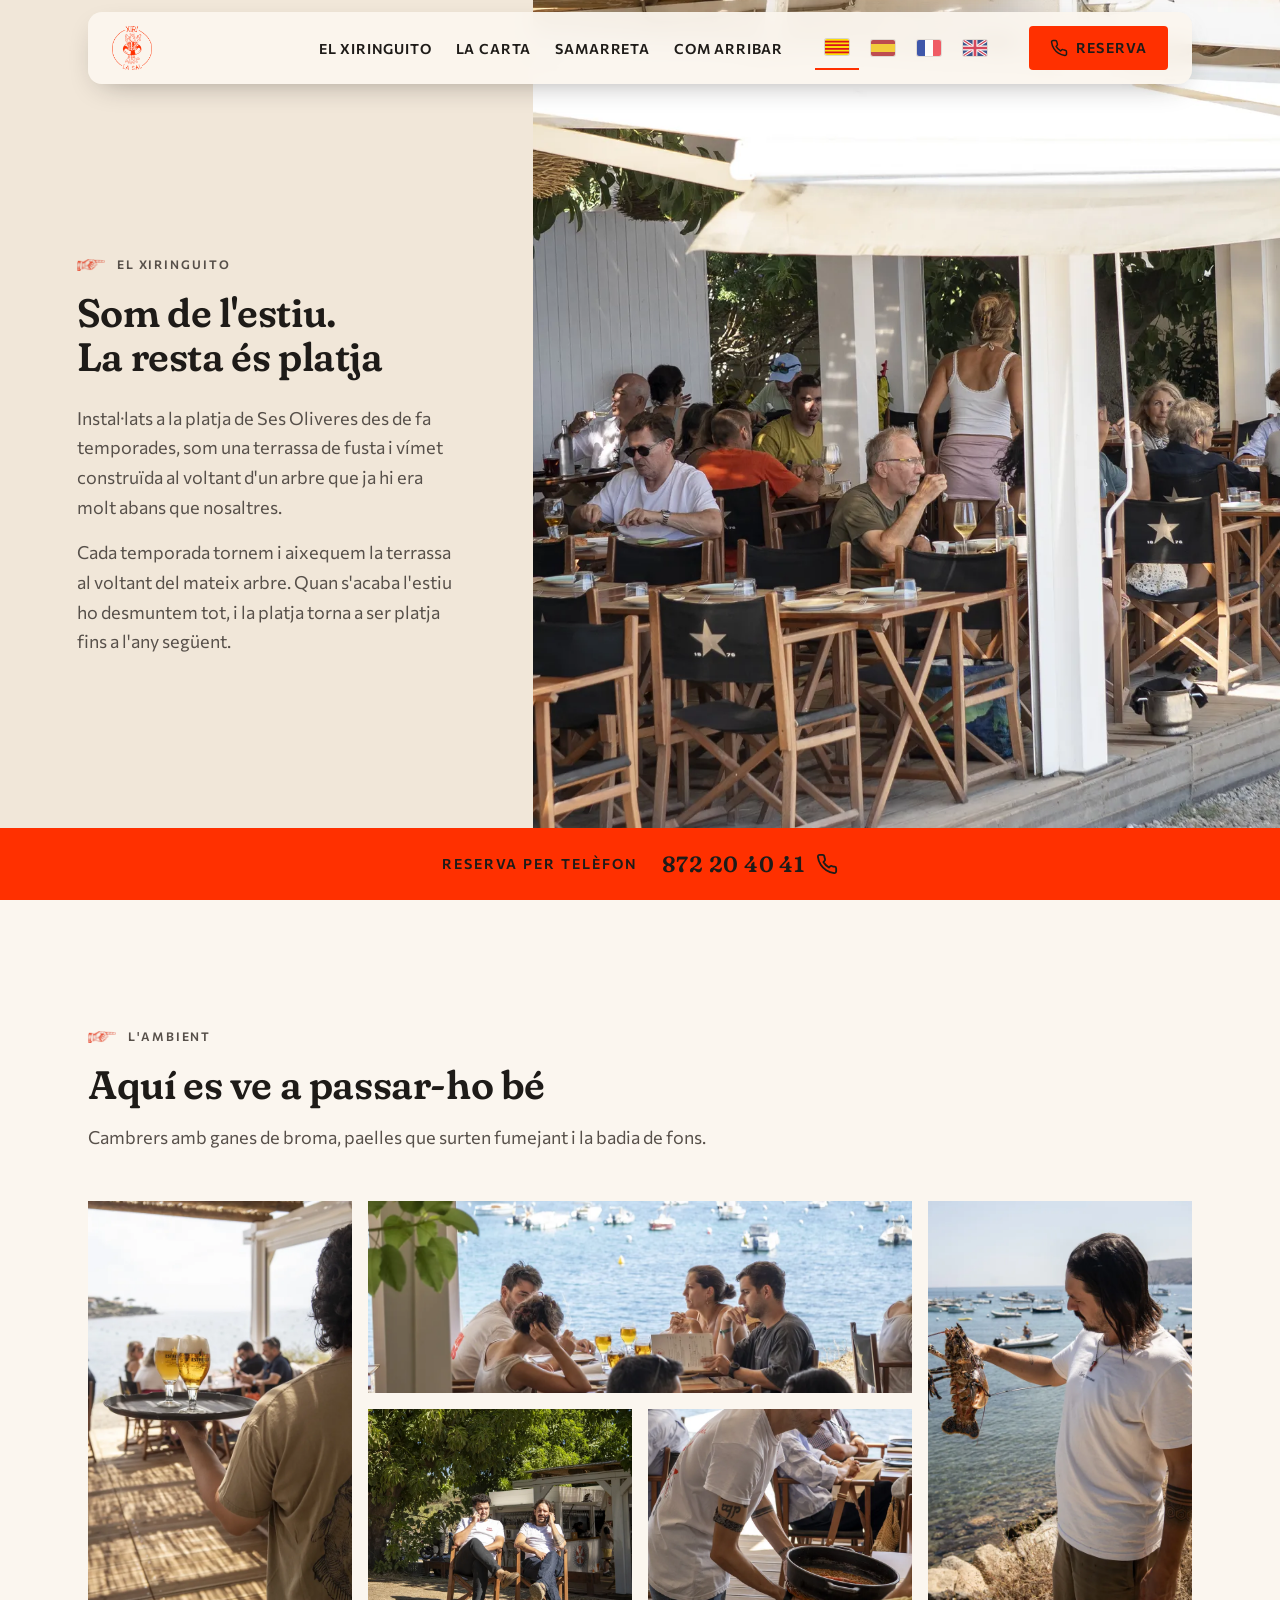
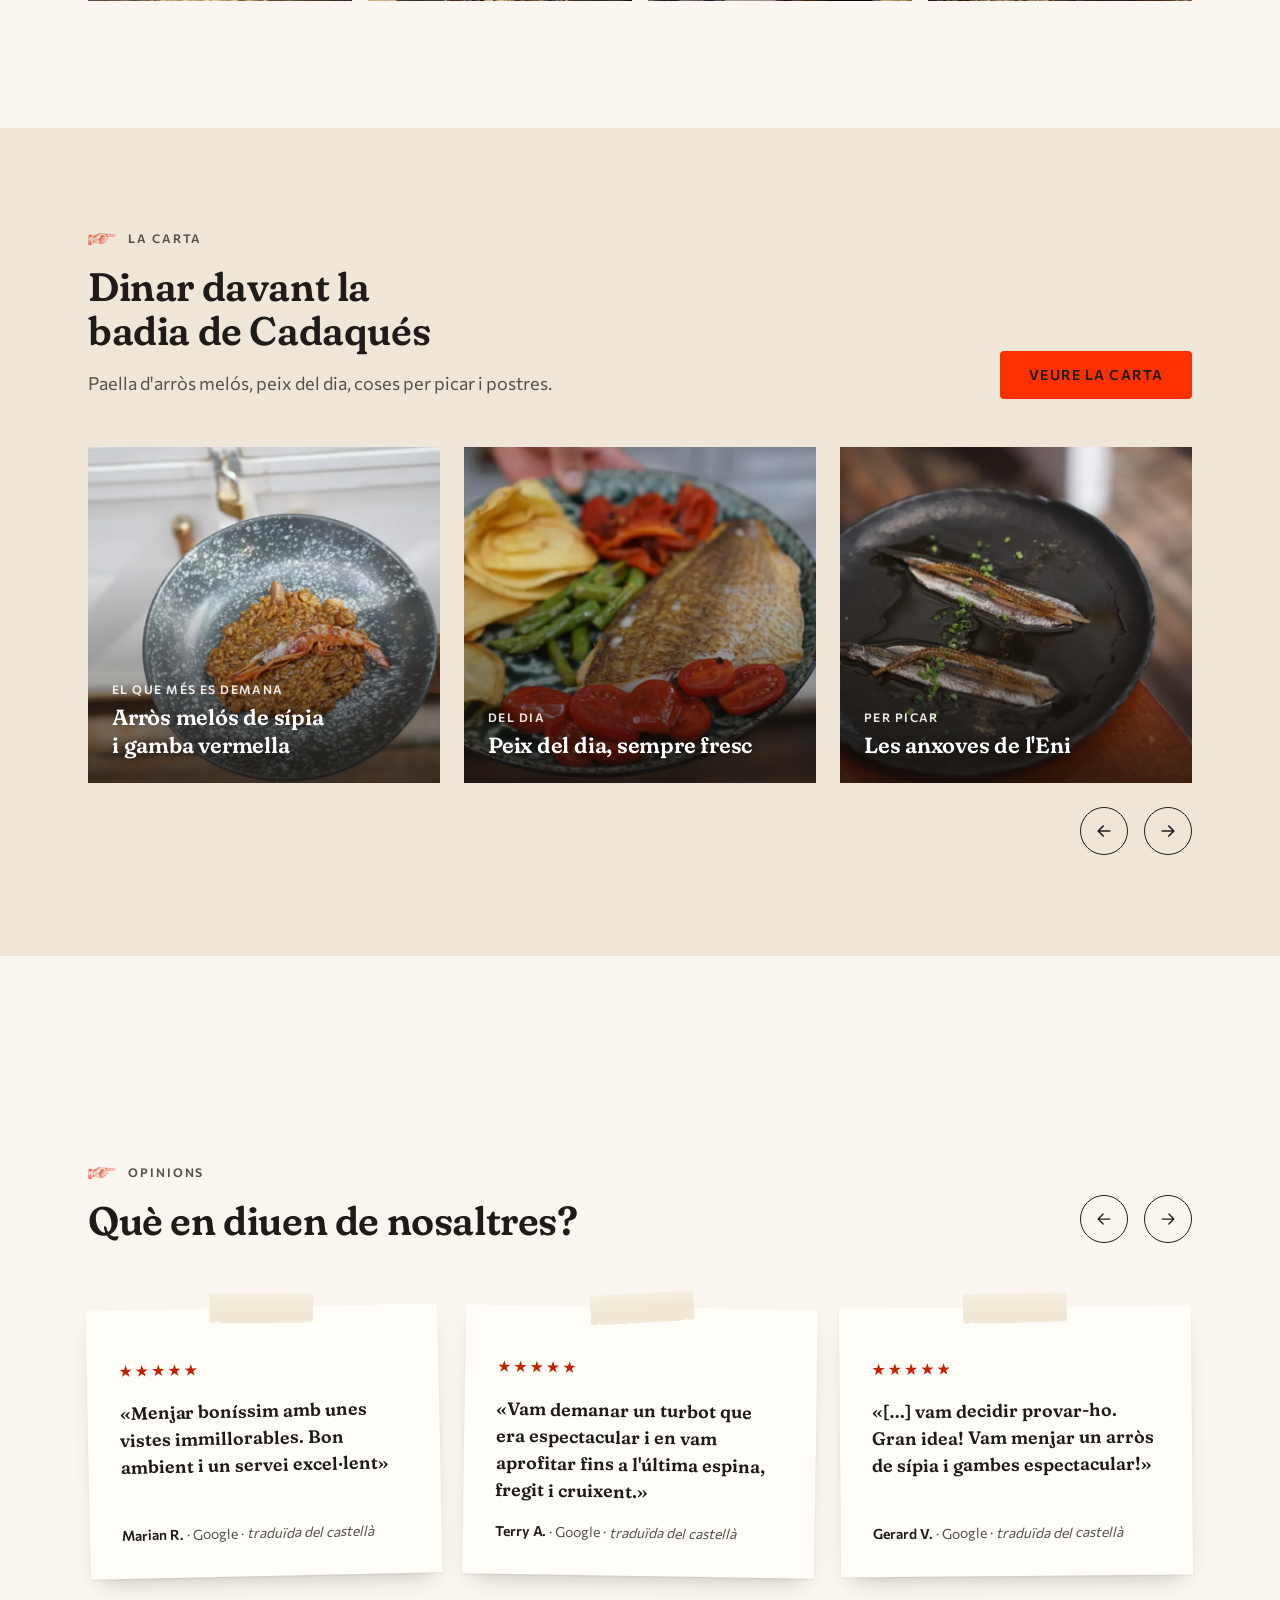
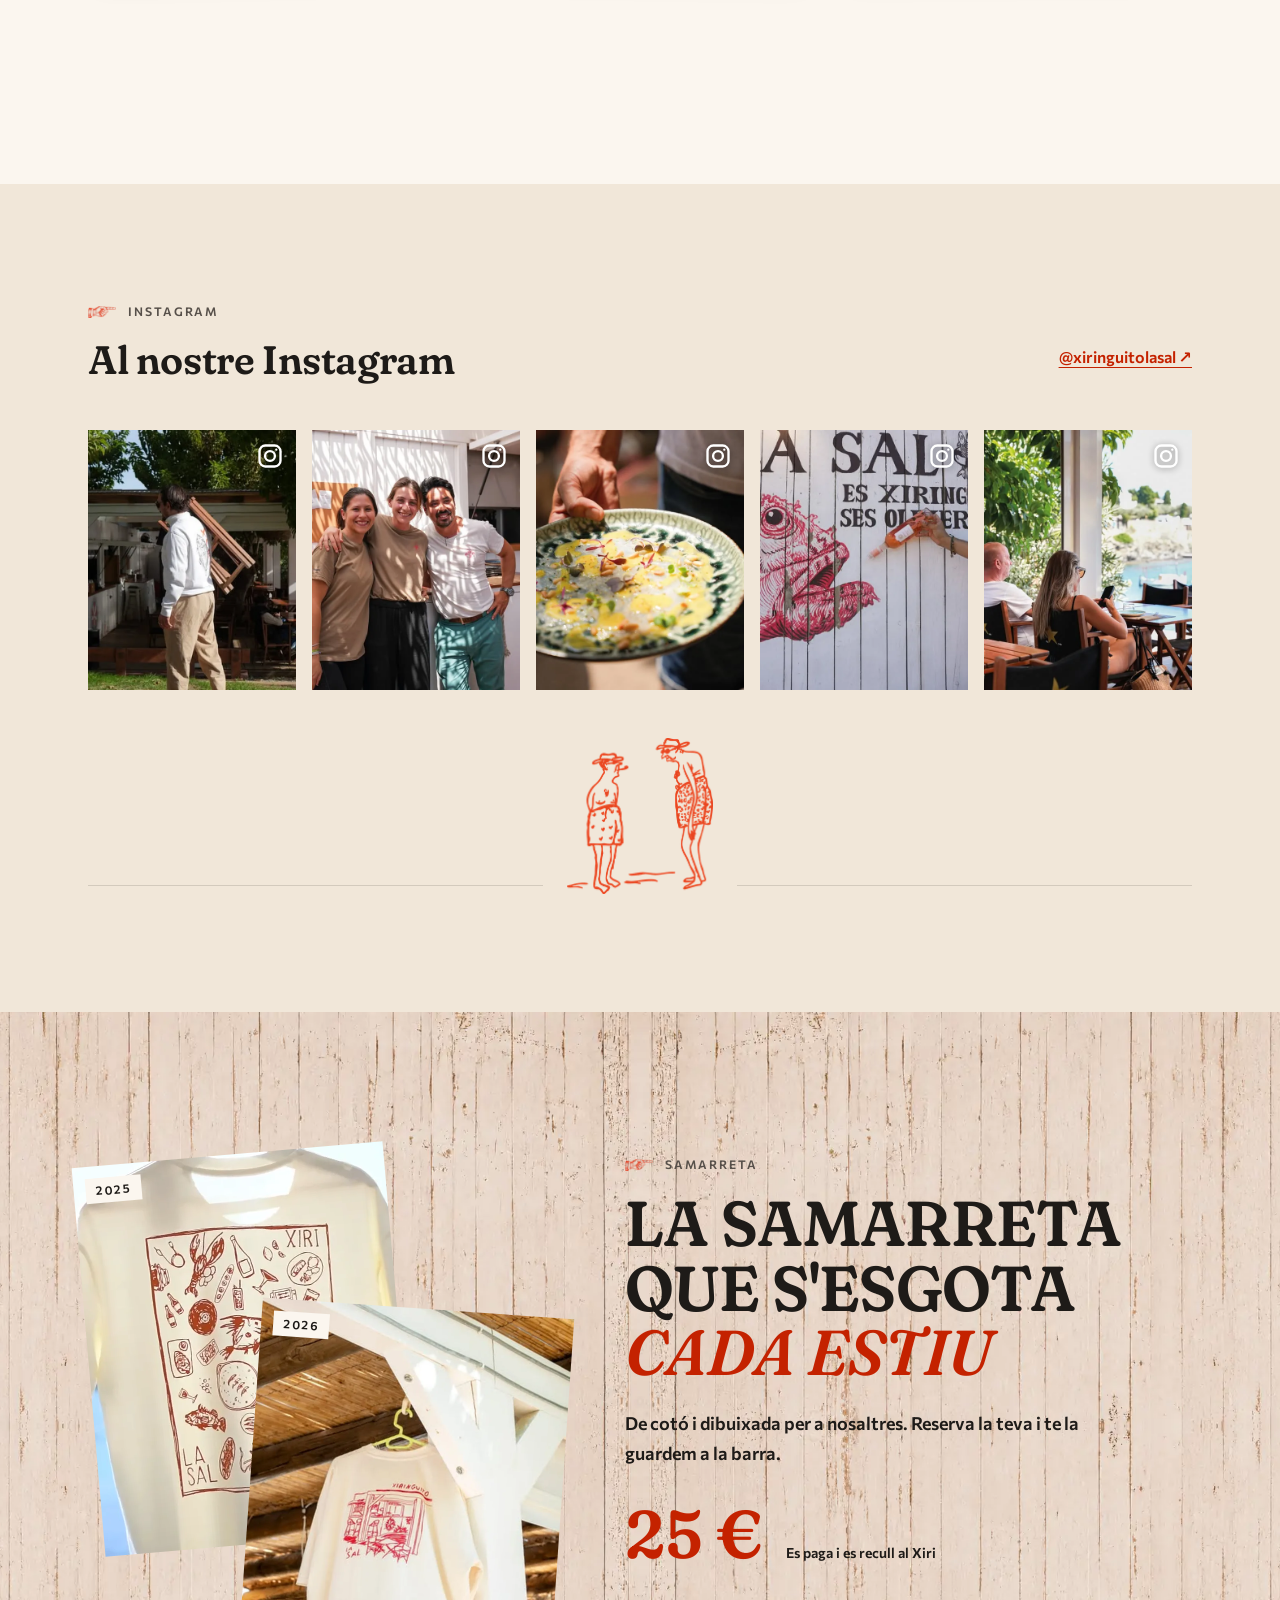
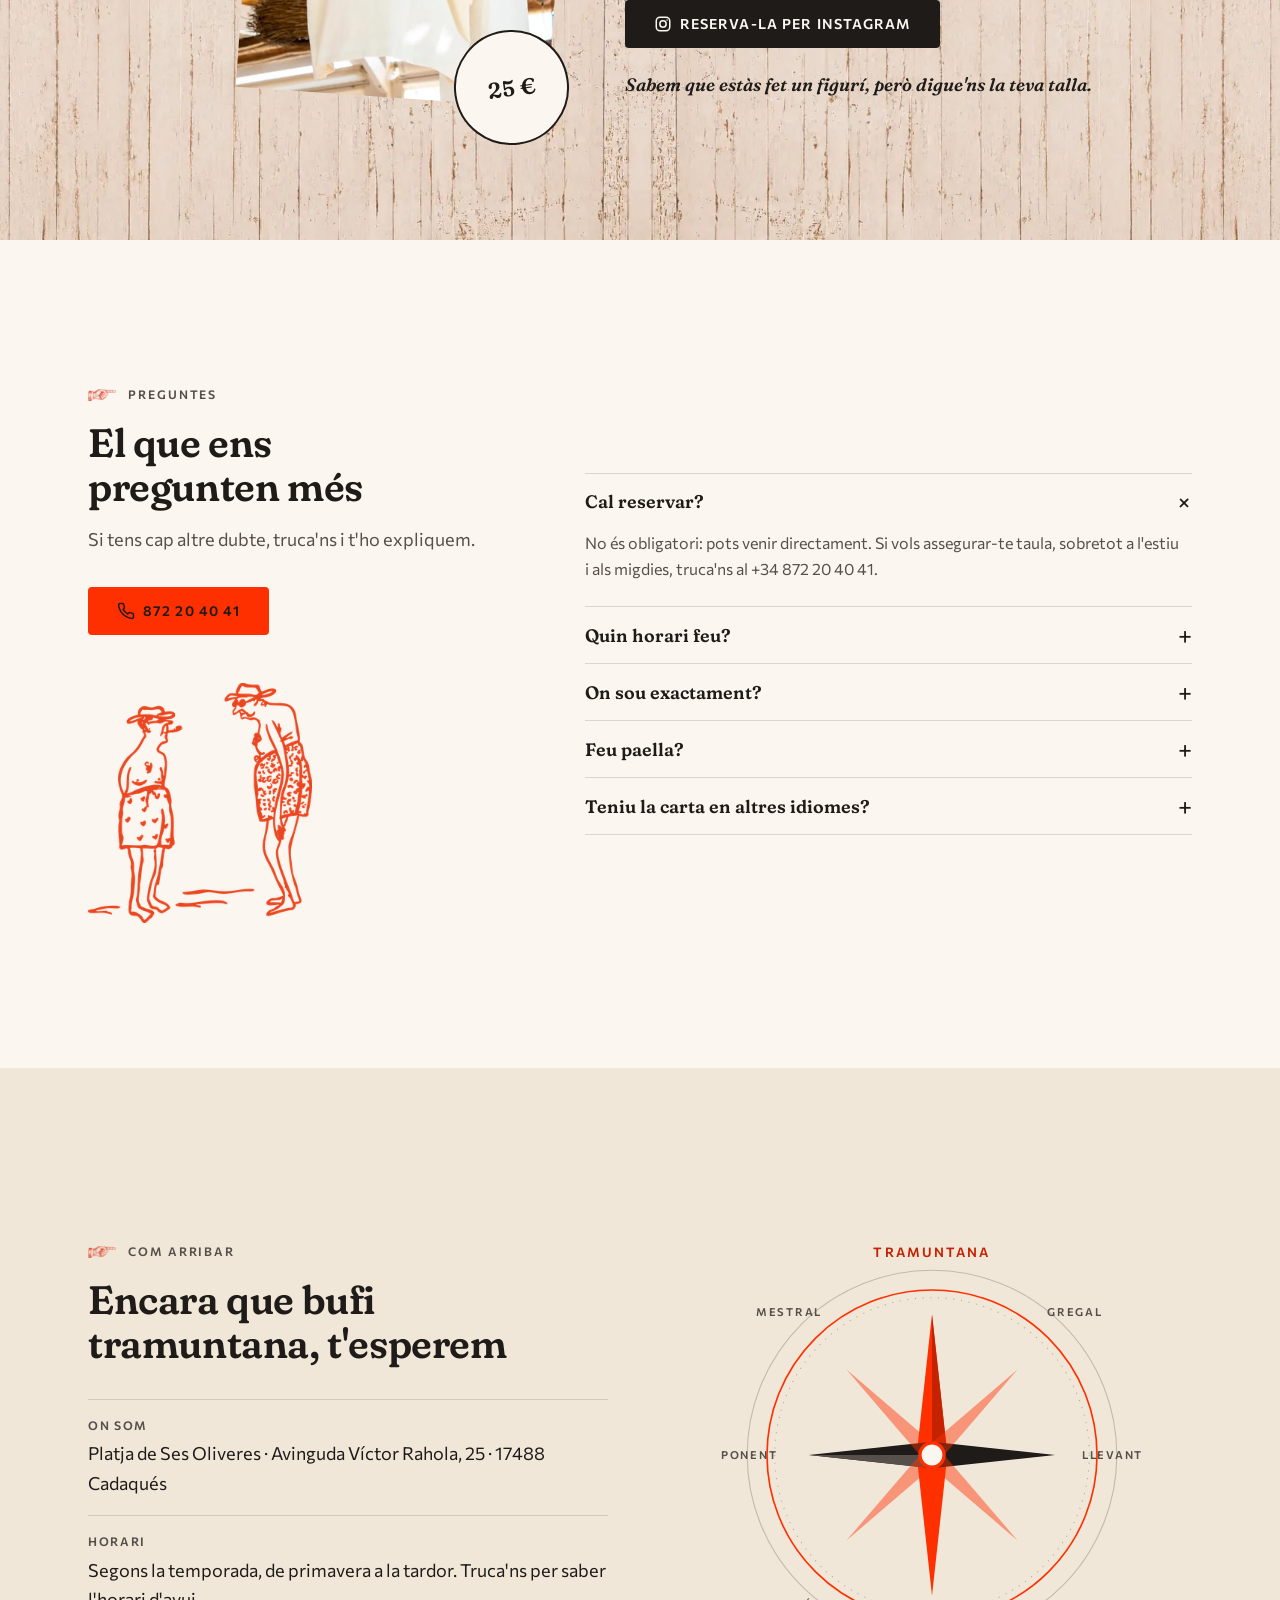
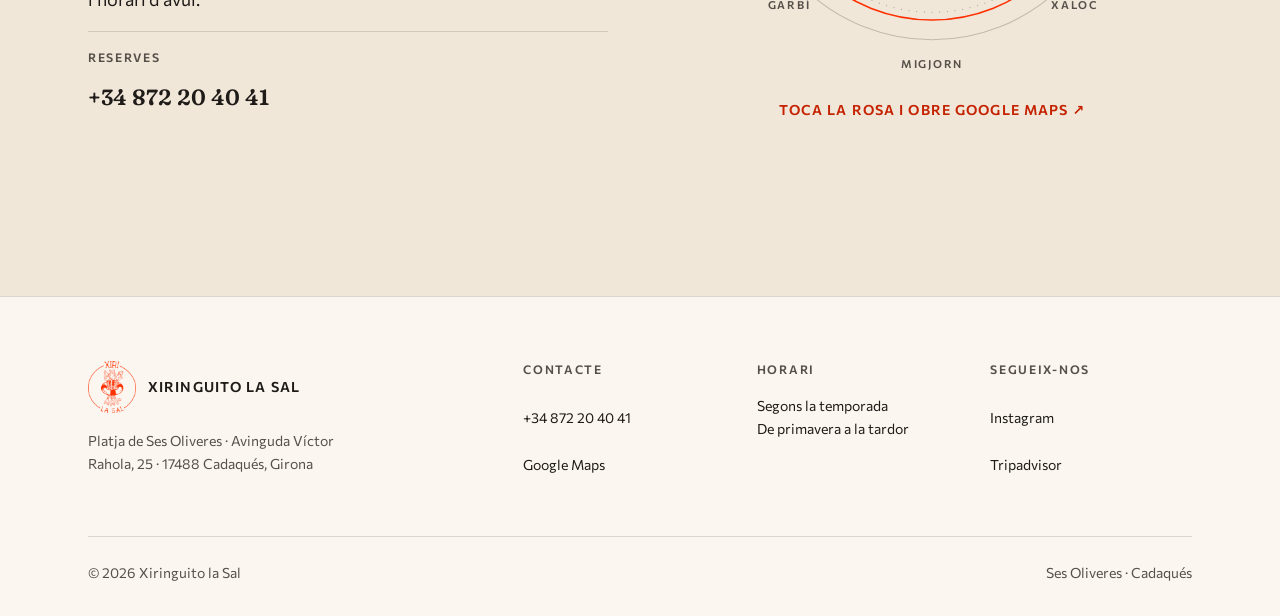
<file: Web-simple/index.html>
<!DOCTYPE html>
<html lang="ca">
<head>
<meta charset="UTF-8">
<script>document.documentElement.classList.add('js');</script>
<meta name="viewport" content="width=device-width, initial-scale=1, viewport-fit=cover">
<title>Xiringuito la Sal · Xiringuito a la platja a Cadaqués</title>
<meta name="description" content="Xiringuito a la platja de Ses Oliveres, Cadaqués: paella, peix fresc i terrassa davant la badia. De març a octubre. Reserves: +34 872 20 40 41">
<meta name="robots" content="noindex">
<meta name="theme-color" content="#FBF6EF">
<link rel="canonical" href="https://www.xiringuitolasal.com/">
<link rel="alternate" hreflang="ca" href="https://www.xiringuitolasal.com/">
<link rel="alternate" hreflang="es" href="https://www.xiringuitolasal.com/es/">
<link rel="alternate" hreflang="fr" href="https://www.xiringuitolasal.com/fr/">
<link rel="alternate" hreflang="en" href="https://www.xiringuitolasal.com/en/">
<link rel="alternate" hreflang="x-default" href="https://www.xiringuitolasal.com/en/">
<meta property="og:url" content="https://www.xiringuitolasal.com/">
<meta property="og:locale" content="ca_ES">
<meta property="og:type" content="restaurant">
<meta property="og:title" content="Xiringuito la Sal · Xiringuito a la platja a Cadaqués">
<meta property="og:description" content="Xiringuito a la platja de Ses Oliveres, Cadaqués: paella, peix fresc i terrassa davant la badia. De març a octubre. Reserves: +34 872 20 40 41">
<meta property="og:image" content="https://www.xiringuitolasal.com/assets/logo/og-terrassa-1200x630.jpg">
<link rel="icon" href="assets/logo/favicon-32.png" sizes="32x32">
<link rel="icon" href="assets/logo/favicon-512.png" sizes="512x512">
<link rel="apple-touch-icon" href="assets/logo/apple-touch-icon-180.png">
<link rel="preload" as="font" type="font/woff2" href="assets/fonts/fraunces-600-latin.woff2" crossorigin>
<link rel="preload" as="font" type="font/woff2" href="assets/fonts/commissioner-400-latin.woff2" crossorigin>
<link rel="stylesheet" href="assets/fonts/fonts.css">
<style>
/* ------------------------------------------------------------------
   XIRI LA SAL · versió simple (21-10-2026)
   Referència del jefe: gammarus.es. Fons llis de sorra, fotos a sang,
   blocs de text + foto alternats, una sola acció: trucar per reservar.
   2 famílies (Fraunces títols · Commissioner text), 1 accent (taronja del logo).
   ------------------------------------------------------------------ */
:root{
  --bg:#FBF6EF;            /* sorra: fons de la pàgina */
  --surface:#F1E7D9;       /* sorra fosca: blocs de text, peu */
  --text:#1E1B18;          /* carbó */
  --text-2:#57504A;        /* text secundari */
  --line:rgba(30,27,24,.14);
  --accent:#FF3000;        /* taronja del logo: botons (text carbó a sobre, 4.58:1) */
  --accent-text:#C42200;   /* taronja per a text petit sobre clar (5.87:1) */
  --on-photo:#FFFFFF;

  --f-title:'Fraunces', Georgia, 'Times New Roman', serif;
  --f-text:'Commissioner', system-ui, -apple-system, 'Segoe UI', sans-serif;

  /* escala tipogràfica (8 rols) */
  --fs-xs:.75rem;    /* 12 · etiquetes */
  --fs-sm:.875rem;   /* 14 · peus, notes */
  --fs-md:1rem;      /* 16 · text */
  --fs-lg:1.125rem;  /* 18 · entradeta */
  --fs-xl:1.375rem;  /* 22 · títol de targeta */
  --fs-2xl:clamp(1.75rem, 1.2rem + 1.6vw, 2.5rem);   /* 28-40 · títol de secció */
  --fs-3xl:clamp(2.25rem, 1.4rem + 3.2vw, 4rem);     /* 36-64 · títol de portada */

  /* espai (escala de 8) */
  --s1:8px; --s2:16px; --s3:24px; --s4:32px; --s5:48px; --s6:64px; --s7:96px; --s8:128px;
  --sec:96px;              /* aire de secció: 96 a l'escriptori, 64 al mòbil i en pantalles baixes */
  --cab:calc(100vh - var(--nav-h));   /* alçada útil sota el menú: cada secció hi cap */
  --wrap:1200px;
  --gut:clamp(16px, 4vw, 48px);
  --nav-h:72px;
  --radius:4px;
}
*,*::before,*::after{box-sizing:border-box}
html{scroll-behavior:smooth;scroll-padding-top:var(--nav-h);-webkit-text-size-adjust:100%}
@media (prefers-reduced-motion: reduce){html{scroll-behavior:auto}*{transition:none!important;animation:none!important}}
body{margin:0;background:var(--bg);color:var(--text);font:400 var(--fs-md)/1.65 var(--f-text);-webkit-font-smoothing:antialiased}
img{display:block;max-width:100%;height:auto}
a{color:inherit}
h1,h2,h3{font-family:var(--f-title);font-weight:600;line-height:1.12;letter-spacing:-.01em;margin:0;text-wrap:balance}
p{margin:0}
p+p{margin-top:var(--s2)}
.visually-hidden{position:absolute!important;width:1px;height:1px;overflow:hidden;clip:rect(0 0 0 0);white-space:nowrap}
.skip-link{position:absolute;left:var(--s2);top:-100px;z-index:100;background:var(--text);color:var(--bg);padding:var(--s1) var(--s2)}
.skip-link:focus{top:var(--s2)}
:focus-visible{outline:2px solid var(--accent-text);outline-offset:3px}
.wrap{max-width:var(--wrap);margin-inline:auto;padding-inline:var(--gut)}
.sec{padding-block:var(--sec);min-height:var(--cab);display:flex;flex-direction:column;justify-content:center}
.sec>.wrap{width:100%}
@supports (height:100svh){:root{--cab:calc(100svh - var(--nav-h))}}
@media (max-width:860px), (max-height:820px){:root{--sec:64px}}
/* Etiqueta de secció: la mateixa paraula que el menú */
.eyebrow{display:flex;align-items:center;gap:12px;margin-bottom:var(--s2);font-size:var(--fs-xs);font-weight:600;letter-spacing:.16em;text-transform:uppercase;color:var(--text-2)}
.eyebrow::before{content:"";width:28px;height:12px;flex:none;background:url("assets/img/ma.webp") left center/contain no-repeat}
/* Capçalera de secció: títol a l'esquerra, accions a la dreta (la mateixa a totes) */
.cap{display:flex;flex-wrap:wrap;align-items:flex-end;justify-content:space-between;gap:var(--s3) var(--s5);margin-bottom:var(--s5)}
.cap h2{font-size:var(--fs-2xl);max-width:22ch}
.cap p{margin-top:var(--s2);max-width:52ch;color:var(--text-2);font-size:var(--fs-lg)}
.cap-accions{display:flex;flex-wrap:wrap;align-items:center;gap:var(--s2)}
/* Dos botons junts: sempre el mateix ample */
.cap-accions:has(.btn + .btn){display:grid;grid-auto-flow:column;grid-auto-columns:1fr}
@media (max-width:560px){ .cap-accions{width:100%;flex-wrap:nowrap} .cap-accions .btn{flex:1 1 0;padding-inline:12px;font-size:var(--fs-xs);letter-spacing:.06em} }
@media (max-height:820px) and (min-width:861px){ .cap{margin-bottom:var(--s4)} }

/* ---------- Botons: un sol component, dues variants ---------- */
.btn{display:inline-flex;align-items:center;justify-content:center;gap:var(--s1);min-height:48px;padding:12px 28px;border:1px solid transparent;border-radius:var(--radius);
  font:600 var(--fs-sm)/1 var(--f-text);letter-spacing:.08em;text-transform:uppercase;text-decoration:none;cursor:pointer;transition:background-color .2s,color .2s,border-color .2s}
.btn svg{width:18px;height:18px;flex:none}
.btn-accent{background:var(--accent);color:var(--text)}
.btn-accent:hover{background:#E62B00}
.btn-line{border-color:currentColor;background:transparent}
.btn-line:hover{background:var(--text);color:var(--bg);border-color:var(--text)}
.on-photo .btn-line{color:var(--on-photo)}
.on-photo .btn-line:hover{background:var(--on-photo);color:var(--text);border-color:var(--on-photo)}
.link{display:inline-block;padding-block:12px;font-weight:600;color:var(--accent-text);text-decoration:underline;text-underline-offset:4px}
.link:hover{color:var(--text)}

/* ---------- Capçalera ---------- */
/* Menú flotant: una barra arrodonida separada de les vores, per sobre de la foto */
.nav{position:fixed;top:12px;left:var(--gut);right:var(--gut);max-width:calc(var(--wrap) - 2 * var(--gut));margin-inline:auto;z-index:50;color:var(--text);
  background:rgba(251,246,239,.94);-webkit-backdrop-filter:blur(10px);backdrop-filter:blur(10px);border-radius:14px;box-shadow:0 10px 30px -14px rgba(30,27,24,.45);transition:transform .35s cubic-bezier(.2,.7,.2,1)}
.nav-in{height:var(--nav-h);display:flex;align-items:center;gap:var(--s4);padding-inline:var(--s3)}
.brand{display:flex;align-items:center;gap:12px;text-decoration:none;margin-right:auto;padding-right:var(--s3)}
.brand{min-height:44px}
.brand img{width:40px;height:44px;object-fit:contain}
.brand .logo-color{display:none}
.brand-nom{font:600 var(--fs-sm)/1.1 var(--f-text);letter-spacing:.08em;text-transform:uppercase}   /* com els enllaços del menú */
.nav .brand-nom{display:none}   /* al menú flotant n'hi ha prou amb el logo: el nom ja és a tot arreu */
.nav-links{display:flex;gap:var(--s3);list-style:none;margin:0;padding:0}
.nav-links a,.brand-nom{white-space:nowrap}
.nav-links a{font-size:var(--fs-sm);font-weight:600;letter-spacing:.06em;text-transform:uppercase;text-decoration:none;padding-block:var(--s1);border-bottom:1px solid transparent}
.nav-links a:hover{border-bottom-color:var(--accent)}
.nav-links a:focus:not(:focus-visible){border-bottom-color:transparent}
.lang{display:flex;gap:2px}
.lang button,.lang a{min-width:44px;min-height:44px;padding:0 6px;border:0;background:none;color:inherit;font:600 var(--fs-xs)/1 var(--f-text);letter-spacing:.08em;cursor:pointer;opacity:.75;border-bottom:1px solid transparent;text-decoration:none;display:inline-flex;align-items:center;justify-content:center}
.lang [aria-pressed="true"],.lang [aria-current="page"]{opacity:1;border-bottom:2px solid var(--accent)}
.lang svg{width:24px;height:16px;border-radius:2px;box-shadow:0 0 0 1px rgba(30,27,24,.15)}
.lang a:hover{opacity:1}
.nav .btn{min-height:44px;padding:12px 20px}
.nav.obert{background:var(--bg)}
.nav.solid .logo-blanc,.nav.obert .logo-blanc{display:none}
.nav.solid .logo-color,.nav.obert .logo-color{display:block}
.nav.amagat{transform:translateY(calc(-100% - 16px))}
/* Escriptori: el contenidor del menú no existeix (els fills van en línia a la capçalera) */
.menu{display:contents}
.menu-xarxes{display:none}
.hamb{display:none}
/* Ordre a l'escriptori: seccions, idiomes, reserva. Al mòbil els idiomes queden fora del menú, sempre a la vista */
.nav-in>nav,.menu>nav{order:1}
.nav-in>.lang{order:2}
.menu>.btn{order:3}
.hamb{order:4}
.nav-tel{display:none}
@media (max-width:960px){
  .nav-in{gap:var(--s1);padding-inline:var(--s2)}
  .brand{margin-right:auto}
  .brand,.nav-tel,.hamb{flex:none}
  .brand{min-width:44px}
  .nav-tel{order:3;display:grid;place-items:center;width:44px;height:44px;border-radius:50%;background:var(--accent);color:var(--text)}
  .nav-tel svg{width:20px;height:20px}
  .nav-in>.lang button,.nav-in>.lang a{min-width:40px}
  .lang{flex:none}
  .hamb{display:grid;place-content:center;gap:6px;width:44px;height:44px;margin-right:-10px;padding:0;border:0;background:none;color:inherit;cursor:pointer}
  .hamb span{display:block;width:24px;height:2px;background:currentColor;transition:transform .3s,opacity .2s}
  .nav.obert .hamb span:nth-child(1){transform:translateY(8px) rotate(45deg)}
  .nav.obert .hamb span:nth-child(2){opacity:0}
  .nav.obert .hamb span:nth-child(3){transform:translateY(-8px) rotate(-45deg)}
  .menu{position:fixed;top:calc(var(--nav-h) + 20px);left:var(--gut);right:var(--gut);border-radius:14px;display:none;flex-direction:column;gap:var(--s4);max-height:calc(100vh - var(--nav-h));overflow-y:auto;
    padding:var(--s4) var(--s3) var(--s5);background:var(--bg);color:var(--text);box-shadow:0 12px 24px -12px rgba(30,27,24,.25)}
  .nav.obert .menu{display:flex}
  .nav-links{flex-direction:column;gap:0}
  .nav-links a{display:block;padding:14px 0;border-bottom:1px solid var(--line);font:600 var(--fs-xl)/1.2 var(--f-title);letter-spacing:0;text-transform:none}
  .nav-links a:hover{border-bottom-color:var(--line);color:var(--accent-text)}
  .nav-in>.lang{gap:0}
  .menu .btn{width:100%;min-height:52px}
  .menu-xarxes{order:4;display:flex;justify-content:center;gap:var(--s5);list-style:none;margin:0;padding:0}
  .menu-xarxes a{display:inline-flex;align-items:center;gap:var(--s1);min-height:44px;text-decoration:none;font-weight:600;font-size:var(--fs-sm)}
  .menu-xarxes a:hover{color:var(--accent-text)}
  .menu-xarxes svg{width:22px;height:22px}
  .nav.obert .nav-tel{visibility:hidden}
  .menu .btn .btn-txt{display:inline}
}
@media (max-width:560px){
  .brand-nom{display:none}
  .nav-in{gap:4px;padding-inline:12px}
  .nav-in>.lang button,.nav-in>.lang a{min-width:34px;padding:0 3px}
  .hamb{margin-right:0}
}

/* ---------- Portada: foto a sang, logo i títol al centre ---------- */

/* Franja de reserva just sota la portada (com el «Book here» de Gammarus) */
.franja{display:flex;flex-wrap:wrap;align-items:center;justify-content:center;gap:var(--s1) var(--s3);min-height:72px;padding:var(--s2) var(--gut);background:var(--accent);color:var(--text);text-decoration:none;text-align:center}
.franja span{font-size:var(--fs-sm);font-weight:600;letter-spacing:.14em;text-transform:uppercase}
.franja strong{font:600 var(--fs-xl)/1 var(--f-title);letter-spacing:.02em}
.franja svg{width:22px;height:22px}
.franja-num{display:inline-flex;align-items:center;gap:12px;white-space:nowrap}
@media (max-width:560px){ .franja{flex-direction:column;gap:4px;padding:var(--s2) var(--gut)} .franja span{font-size:var(--fs-xs);letter-spacing:.12em} }
.franja:hover strong{text-decoration:underline;text-underline-offset:5px}

/* ---------- Blocs de text + foto a sang (patró de Gammarus) ---------- */
.split{display:grid;grid-template-columns:minmax(0,5fr) minmax(0,7fr);min-height:var(--cab)}
/* el text, centrat dins la seva columna: el mateix aire a esquerra i dreta */
.split-txt{display:flex;flex-direction:column;justify-content:center;padding:var(--sec) clamp(24px, 6vw, 96px)}
.split-txt>*{width:100%;max-width:460px;margin-inline:auto}
.split-txt h2{font-size:var(--fs-2xl);max-width:18ch}
.split-txt h1{font-size:var(--fs-2xl);max-width:18ch}
/* Sense portada: la primera secció comença sota el menú */
main > .split:first-child{margin-top:0}
main > .split:first-child .split-txt{padding-top:calc(var(--nav-h) + 12px + var(--sec))}
.split-txt p{margin-top:var(--s3);max-width:44ch;color:var(--text-2);font-size:var(--fs-lg)}
.split-txt p+p{margin-top:var(--s2)}
.split-txt .accions{margin-top:var(--s4);display:flex;flex-wrap:wrap;gap:var(--s2);align-items:center}
.split-img{position:relative;min-height:320px}
.split-img img{position:absolute;inset:0;width:100%;height:100%;object-fit:cover}
.split.fosc .split-txt{background:var(--surface)}
@media (max-width:860px){
  .split.primer .split-img{margin-top:0}
  main > .split:first-child .split-txt{padding-top:var(--s6)}
  .split{grid-template-columns:minmax(0,1fr);grid-template-rows:auto 1fr;min-height:var(--cab)}
  .split-img{order:-1;aspect-ratio:16/10;min-height:0}
  .split-txt{padding:var(--s6) var(--gut)}
}


/* ---------- L'ambient: graella de fotos amb gent (5 fotos, una d'ample) ---------- */
.ambient-grid{display:grid;grid-template-columns:repeat(4,minmax(0,1fr));grid-template-rows:repeat(2,minmax(0,1fr));gap:var(--s2);
  height:clamp(400px, calc(var(--cab) - 2 * var(--sec) - 240px), 680px);list-style:none;margin:0;padding:0}
.ambient-grid li{position:relative;overflow:hidden;background:var(--surface)}
.ambient-grid li.ample{grid-column:span 2}
.ambient-grid li.alt{grid-row:span 2}
.ambient-grid img{position:absolute;inset:0;width:100%;height:100%;object-fit:cover;transition:transform .8s cubic-bezier(.2,.7,.2,1)}
.ambient-grid li:hover img{transform:scale(1.04)}
@media (max-width:860px){
  .ambient-grid{grid-template-columns:repeat(2,minmax(0,1fr));grid-template-rows:none;grid-auto-rows:180px;height:auto}
  .ambient-grid li.alt{grid-row:span 2}
}

/* ---------- La carta: plats grans en una fila que llisca ---------- */
.banda{position:relative;display:grid;place-items:center;min-height:min(72vh,640px);padding:var(--sec) var(--gut);text-align:center;color:var(--on-photo);overflow:hidden}
.banda>img{position:absolute;inset:0;width:100%;height:100%;object-fit:cover}
.banda::after{content:"";position:absolute;inset:0;background:rgba(20,16,12,.5)}
.banda-in{position:relative;z-index:1;max-width:720px;display:flex;flex-direction:column;align-items:center}
.banda h2{font-size:var(--fs-2xl)}
.banda p{margin-top:var(--s3);font-size:var(--fs-lg)}
.banda .accions{margin-top:var(--s4);display:flex;flex-wrap:wrap;justify-content:center;gap:var(--s2)}

.carta-sec-web{background:var(--surface)}
/* tres plats a la vista, verticals (4:5) i grans; la resta, amb les fletxes o lliscant */
.plats{display:flex;gap:var(--s3);overflow-x:auto;scroll-snap-type:x mandatory;scrollbar-width:none;list-style:none;margin:0;padding:0;
  --ph-max:clamp(300px, calc(var(--cab) - 2 * var(--sec) - 300px), 560px)}
.plats::-webkit-scrollbar{display:none}
.plat{flex:0 0 calc((100% - 2 * var(--s3)) / 3);scroll-snap-align:start}
.plats-peu{display:flex;justify-content:flex-end;gap:var(--s2);margin-top:var(--s3)}
/* Nom del plat sobre la foto (no suma alçada): etiqueta a dalt, nom a sota, sobre un degradat fosc */
.plat a{position:relative;display:flex;flex-direction:column;justify-content:flex-end;aspect-ratio:4/5;max-height:var(--ph-max);width:100%;padding:var(--s3);overflow:hidden;color:var(--on-photo);text-decoration:none;background:var(--surface)}
.plat .ph{position:absolute;inset:0}
.plat .ph::after{content:"";position:absolute;inset:0;background:linear-gradient(180deg,rgba(20,16,12,0) 35%,rgba(20,16,12,.72) 100%)}
.plat img{width:100%;height:100%;object-fit:cover;transition:transform .6s cubic-bezier(.2,.7,.2,1)}
.plat a:hover img{transform:scale(1.04)}
.plat h3,.plat small{position:relative;z-index:1}
.plat h3{font:600 var(--fs-xl)/1.25 var(--f-title);text-shadow:0 1px 8px rgba(0,0,0,.35)}
.plat small{order:-1;margin-bottom:4px;font-size:var(--fs-xs);font-weight:600;letter-spacing:.12em;text-transform:uppercase;opacity:.9}
.plat-nota{display:flex;flex-direction:column;justify-content:center;gap:var(--s1);padding:var(--s3);background:var(--surface)}
.plat-nota h3{font-size:var(--fs-xl);margin-bottom:var(--s1)}
.plat-nota p{color:var(--text-2);font-size:var(--fs-sm);line-height:1.5}
.plat-nota p+p{margin-top:0}
/* Mòbil: els plats llisquen de costat (com Instagram) i la secció cap en una pantalla */
@media (max-width:960px){
  .plats{gap:var(--s2);overscroll-behavior-x:contain}
  .plat,.plat-nota{flex:0 0 84%}
  .plat a{max-height:min(62vh,560px)}
  .plats-peu{display:none}
}
/* Punts sota el carrusel: gris = hi ha més fotos; fosc = la que es veu */
.punts{display:none}
@media (max-width:960px){
  .punts{display:flex;justify-content:center;gap:var(--s1);margin-top:var(--s3)}
  .punts span{width:8px;height:8px;border-radius:50%;background:#CFC6BA;transition:background-color .2s,transform .2s}
  .punts span.on{background:var(--text-2);transform:scale(1.25)}
}

/* ---------- Opinions ---------- */
.opinions{background:var(--bg)}
.ressenyes{display:grid;grid-template-columns:repeat(3,1fr);gap:var(--s3);list-style:none;margin:0;padding:0}
.ressenya[hidden]{display:none}
.ressenyes{padding-top:var(--s2)}
.ressenya{position:relative;display:flex;flex-direction:column;gap:var(--s2);padding:var(--s5) var(--s4) var(--s4);background:#FFFDF8;
  box-shadow:0 1px 2px rgba(30,27,24,.08),0 12px 24px -12px rgba(30,27,24,.28);rotate:var(--gir,0deg)}
.ressenya:nth-child(3n+1){--gir:-1.2deg}
.ressenya:nth-child(3n+2){--gir:.9deg}
.ressenya:nth-child(3n){--gir:-.5deg}
/* Tros de cel·lo: translúcid, una mica tort i amb les puntes estripades */
.ressenya::before{content:"";position:absolute;top:-14px;left:50%;width:104px;height:30px;translate:-50% 0;rotate:calc(var(--gir,0deg) * -2.5 - 2deg);
  background:linear-gradient(180deg,rgba(255,255,255,.35),rgba(255,255,255,0) 60%),rgba(236,226,200,.72);box-shadow:0 1px 2px rgba(30,27,24,.12);
  clip-path:polygon(0 4%,4% 0,8% 6%,12% 0,88% 0,92% 5%,96% 0,100% 6%,100% 94%,96% 100%,92% 95%,88% 100%,12% 100%,8% 94%,4% 100%,0 95%)}
.ressenya .estrelles{color:var(--accent-text);letter-spacing:.12em;font-size:var(--fs-md)}
.ressenya blockquote{margin:0;flex:1;font:600 var(--fs-lg)/1.5 var(--f-title)}
.ressenya footer{font-size:var(--fs-sm);color:var(--text-2)}
.ressenya footer b{color:var(--text);font-weight:600}
.ressenya .trad{font-style:italic}
.ressenya.entra{animation:entra .45s ease both}
@keyframes entra{from{opacity:0;translate:0 8px}to{opacity:1;translate:0 0}}
.opinions-peu{margin-top:var(--s4);text-align:right}
.fletxa{width:48px;height:48px;display:grid;place-items:center;border:1px solid var(--text);border-radius:50%;background:none;color:var(--text);cursor:pointer}
.fletxa:hover{background:var(--text);color:var(--bg)}
.fletxa svg{width:20px;height:20px}
@media (max-width:1000px){ .ressenyes{grid-template-columns:repeat(2,1fr)} }
@media (max-width:640px){ .ressenyes{grid-template-columns:1fr} .opinions-peu{text-align:left} }

/* ---------- Samarreta: com a la versió desenfadada (sobre la fusta del xiringuito) ---------- */
.fusta{background:var(--surface) url("assets/img/fusta.webp") center/cover}
.sam-grid{display:grid;grid-template-columns:minmax(0,5fr) minmax(0,6fr);gap:var(--s6);align-items:center}
.sam-fotos{position:relative;width:min(100%, calc((var(--cab) - 2 * var(--sec)) * .78));aspect-ratio:4/5;justify-self:center}
.sam-f{position:absolute;margin:0;width:66%}
.sam-f img{width:100%;aspect-ratio:4/5;object-fit:cover}
.sam-f figcaption{position:absolute;left:12px;top:12px;padding:4px 10px;background:var(--bg);font:600 var(--fs-xs)/1.4 var(--f-text);letter-spacing:.14em}
.sam-f.f25{left:0;top:4%;rotate:-5deg}
.sam-f.f26{right:0;bottom:4%;rotate:4deg}
.sam-preu{position:absolute;right:-8px;bottom:-24px;z-index:2;width:clamp(96px,9vw,128px);aspect-ratio:1;display:grid;place-items:center;border-radius:50%;background:var(--bg);border:2px solid var(--text);font:600 var(--fs-xl)/1 var(--f-title);rotate:-8deg}
.sam-txt h2{font-size:var(--fs-3xl);line-height:1.02;text-transform:uppercase}
.sam-txt h2 em{font-style:italic;color:var(--accent-text)}
.sam-txt>p{margin-top:var(--s3);max-width:44ch;font-size:var(--fs-lg);font-weight:600}
.preu{margin-top:var(--s4);display:flex;align-items:baseline;gap:var(--s3);flex-wrap:wrap}
.preu strong{font:600 clamp(2.75rem, 1.8rem + 3vw, 4.5rem)/1 var(--f-title);color:var(--accent-text)}
.preu span{font-size:var(--fs-sm);font-weight:600}
.sam-txt .accions{margin-top:var(--s4)}
.btn-fosc{background:var(--text);color:var(--bg)}
.btn-fosc:hover{background:#000}
.sam-txt p.talla{margin-top:var(--s3);font:italic 600 var(--fs-lg)/1.4 var(--f-title)}
.sam-txt p.avis-copiat{margin-top:var(--s1);font-size:var(--fs-sm)}
@media (max-width:860px){ .sam-grid{grid-template-columns:1fr;gap:var(--s6)} .sam-fotos{width:min(86%,380px)} }

/* ---------- Instagram (com a Gula) ---------- */
.ig-sec{background:var(--surface)}
.posts{display:grid;grid-template-columns:repeat(5,1fr);gap:var(--s2);list-style:none;margin:0;padding:0}
.post a{position:relative;display:block;aspect-ratio:4/5;overflow:hidden;background:var(--surface)}
.post img{width:100%;height:100%;object-fit:cover;transition:transform .6s cubic-bezier(.2,.7,.2,1)}
.post a:hover img{transform:scale(1.04)}
.post .ig{position:absolute;top:12px;right:12px;width:28px;height:28px;color:#fff;filter:drop-shadow(0 1px 3px rgba(0,0,0,.4))}
/* Separador amb els banyistes: omple el buit de sota el feed i tanca la secció (alçada segons la pantalla) */
.separador{display:flex;align-items:flex-end;gap:var(--s3);margin-top:var(--s5)}
.separador span{flex:1;height:1px;background:var(--line);margin-bottom:var(--s1)}
.separador img{width:auto;height:clamp(80px, calc(var(--cab) - 2 * var(--sec) - 480px), 160px)}
@media (max-width:900px){ .separador img{height:112px} }
@media (max-width:900px){
  .posts{display:flex;overflow-x:auto;scroll-snap-type:x mandatory;margin-inline:calc(var(--gut) * -1);padding-inline:var(--gut);scroll-padding-inline:var(--gut);scrollbar-width:none}
  .posts::-webkit-scrollbar{display:none}
  .post{flex:0 0 min(60vw,280px);scroll-snap-align:start}
}

/* ---------- Preguntes: títol a l'esquerra, acordió a la dreta ---------- */
.faq{background:var(--bg)}
.faq-grid{display:grid;grid-template-columns:minmax(0,5fr) minmax(0,7fr);gap:var(--s6);align-items:center}
.cap-faq h2{font-size:var(--fs-2xl);max-width:16ch}
.cap-faq p{margin-top:var(--s2);color:var(--text-2);font-size:var(--fs-lg)}
.cap-faq .btn{margin-top:var(--s4)}
.cap-faq{display:flex;flex-direction:column;align-items:flex-start}
.faq-il{margin-top:var(--s5);width:auto;height:clamp(120px, calc(var(--cab) - 2 * var(--sec) - 360px), 240px)}
@media (max-width:860px){ .faq-il{display:none} }
.faq-llista{border-top:1px solid var(--line)}
.faq-llista details{border-bottom:1px solid var(--line)}
.faq-llista summary{display:flex;justify-content:space-between;align-items:center;gap:var(--s2);min-height:56px;padding:var(--s2) 0;cursor:pointer;list-style:none;font:600 var(--fs-lg)/1.3 var(--f-title)}
.faq-llista summary::-webkit-details-marker{display:none}
.faq-llista summary::after{content:"+";flex:none;font:400 1.5rem/1 var(--f-text);transition:transform .2s}
.faq-llista details[open] summary::after{transform:rotate(45deg)}
.faq-llista details p{padding:0 0 var(--s3);max-width:60ch;color:var(--text-2)}
@media (max-width:860px){ .faq-grid{grid-template-columns:minmax(0,1fr);gap:var(--s4)} }

/* ---------- Com arribar: fosca, dades a l'esquerra i rosa dels vents a la dreta ---------- */
.arribar{background:var(--surface);color:var(--text)}   /* sense el negre: la web només fa servir sorra, fusta i taronja */
.arribar .eyebrow{color:var(--text-2)}
.arribar .wrap{display:grid;grid-template-columns:minmax(0,1fr) minmax(0,1fr);gap:var(--s6);align-items:center}
.arribar h2{font-size:var(--fs-2xl);max-width:18ch}
.dades{margin-top:var(--s4);display:grid;gap:var(--s2)}
.dada{display:grid;gap:4px;padding-top:var(--s2);border-top:1px solid var(--line)}
.dada b{font-size:var(--fs-xs);font-weight:600;letter-spacing:.14em;text-transform:uppercase;color:var(--text-2)}
.dada a,.dada span{font-size:var(--fs-lg);text-decoration:none}
.dada a{padding-block:12px}
.dada a:hover{text-decoration:underline;text-underline-offset:4px}
.dada .tel{font:600 var(--fs-xl)/1.2 var(--f-title)}
.rosa{display:grid;justify-items:center;gap:var(--s2);text-decoration:none;color:var(--text)}
.rosa svg{width:min(100%,440px);max-height:calc(var(--cab) - 2 * var(--sec) - 48px);height:auto;overflow:visible}
/* Agulla: gira sobre el centre de la rosa (200,200 del viewBox) */
.rosa .agulla{transform-box:view-box;transform-origin:200px 200px;transition:transform .9s cubic-bezier(.34,1.56,.64,1)}
.rosa:hover .agulla,.rosa:focus-visible .agulla{transform:rotate(-38deg)}
.rosa.is-visible .agulla{animation:busca-nord 2s cubic-bezier(.25,.8,.3,1)}
@keyframes busca-nord{0%{transform:rotate(-200deg)}70%{transform:rotate(14deg)}85%{transform:rotate(-5deg)}100%{transform:rotate(0)}}
.rosa .vent{font:600 10px var(--f-text);letter-spacing:.16em;text-transform:uppercase;fill:var(--text-2)}
.rosa .vent.nord{fill:var(--accent-text);font-size:12px}
.rosa .cta{font:600 var(--fs-sm)/1 var(--f-text);letter-spacing:.08em;text-transform:uppercase;color:var(--accent-text);padding-block:12px}
.rosa:hover .cta{text-decoration:underline;text-underline-offset:5px}
@media (max-width:860px){ .arribar .wrap{grid-template-columns:1fr} .rosa{justify-self:center} .rosa svg{width:min(100%,150px);max-height:none} .arribar .wrap{gap:var(--s3)} }

/* ---------- Peu ---------- */
.peu-web{background:var(--bg);border-top:1px solid var(--line);padding-block:var(--s6) var(--s4);font-size:var(--fs-sm)}
.peu-grid{display:grid;grid-template-columns:2fr 1fr 1fr 1fr;gap:var(--s4)}
.peu-web .brand{color:var(--text)}
.peu-web .brand img{width:48px;height:52px}
.peu-web h3{font:600 var(--fs-xs)/1.4 var(--f-text);letter-spacing:.14em;text-transform:uppercase;color:var(--text-2);margin-bottom:var(--s2)}
.peu-web ul{list-style:none;margin:0;padding:0;display:grid;gap:0}
.peu-web li a{display:inline-block;padding-block:12px}
.peu-web a{text-decoration:none}
.peu-web a:hover{text-decoration:underline;text-underline-offset:3px}
.peu-adr{margin-top:var(--s2);color:var(--text-2);max-width:32ch}
.peu-baix{margin-top:var(--s5);padding-top:var(--s3);border-top:1px solid var(--line);display:flex;flex-wrap:wrap;justify-content:space-between;gap:var(--s2);color:var(--text-2)}
@media (max-width:860px){ .peu-grid{grid-template-columns:1fr 1fr} .peu-marca{grid-column:1/-1} }

/* ---------- Aparició suau en entrar a la pantalla ---------- */
.js .rv{opacity:0;transform:translateY(16px);transition:opacity .7s ease,transform .7s cubic-bezier(.2,.7,.2,1)}
.js .rv.vist{opacity:1;transform:none}
@media (prefers-reduced-motion: reduce){ .js .rv{opacity:1;transform:none} }
</style>
<script type="application/ld+json">
{
 "@context": "https://schema.org",
 "@graph": [
  {
   "@type": "Restaurant",
   "@id": "https://www.xiringuitolasal.com/#restaurant",
   "name": "Xiringuito la Sal",
   "alternateName": [
    "La Sal Es Xiringuito Ses Oliveres",
    "Xiri la Sal"
   ],
   "description": "Xiringuito a la platja de Ses Oliveres, Cadaqués: paella, peix fresc i terrassa davant la badia. De març a octubre. Reserves: +34 872 20 40 41",
   "url": "https://www.xiringuitolasal.com/",
   "telephone": "+34872204041",
   "image": [
    "https://www.xiringuitolasal.com/assets/img/hero-2400.webp",
    "https://www.xiringuitolasal.com/assets/logo/og-terrassa-1200x630.jpg"
   ],
   "logo": "https://www.xiringuitolasal.com/assets/logo/favicon-512.png",
   "address": {
    "@type": "PostalAddress",
    "streetAddress": "Avinguda Víctor Rahola, 25",
    "addressLocality": "Cadaqués",
    "postalCode": "17488",
    "addressRegion": "Girona",
    "addressCountry": "ES"
   },
   "geo": {
    "@type": "GeoCoordinates",
    "latitude": 42.2857466,
    "longitude": 3.2851119
   },
   "hasMap": "https://maps.app.goo.gl/VqkFJobXDxhRsfKD7",
   "servesCuisine": [
    "Mediterrània",
    "Peix i marisc",
    "Arrossos",
    "Tapes"
   ],
   "priceRange": "€€",
   "acceptsReservations": true,
   "hasMenu": "https://www.xiringuitolasal.com/carta/#menu",
   "sameAs": [
    "https://www.instagram.com/xiringuitolasal/",
    "https://www.tripadvisor.es/Restaurant_Review-g580326-d12834000-Reviews-Xiringuito_La_Sal-Cadaques_Costa_Brava_Province_of_Girona_Catalonia.html"
   ]
  },
  {
   "@type": "WebSite",
   "@id": "https://www.xiringuitolasal.com/#web",
   "name": "Xiringuito la Sal",
   "url": "https://www.xiringuitolasal.com/",
   "inLanguage": [
    "ca",
    "es",
    "fr",
    "en"
   ]
  },
  {
   "@type": "FAQPage",
   "@id": "https://www.xiringuitolasal.com/#preguntes",
   "inLanguage": "ca",
   "mainEntity": [
    {
     "@type": "Question",
     "name": "Cal reservar?",
     "acceptedAnswer": {
      "@type": "Answer",
      "text": "No és obligatori: pots venir directament. Si vols assegurar-te taula, sobretot a l'estiu i als migdies, truca'ns al +34 872 20 40 41."
     }
    },
    {
     "@type": "Question",
     "name": "Quin horari feu?",
     "acceptedAnswer": {
      "@type": "Answer",
      "text": "L'horari canvia segons la temporada. Obrim de primavera a la tardor; per saber l'horari d'avui, truca'ns o mira el nostre Instagram. A l'hivern el xiringuito està desmuntat."
     }
    },
    {
     "@type": "Question",
     "name": "On sou exactament?",
     "acceptedAnswer": {
      "@type": "Answer",
      "text": "A la platja de Ses Oliveres, a l'Avinguda Víctor Rahola, 25, de Cadaqués."
     }
    },
    {
     "@type": "Question",
     "name": "Feu paella?",
     "acceptedAnswer": {
      "@type": "Answer",
      "text": "Sí, arrossos fets a la paella. El més demanat és l'arròs melós de sípia i gamba vermella. Mínim 2 persones, uns 20 minuts."
     }
    },
    {
     "@type": "Question",
     "name": "Teniu la carta en altres idiomes?",
     "acceptedAnswer": {
      "@type": "Answer",
      "text": "Sí. La carta és en català, castellà, francès i anglès, aquí a la web i en PDF."
     }
    }
   ]
  }
 ]
}
</script>
</head>
<body>

<a class="skip-link" href="#main" data-i18n="skip">Salta al contingut</a>

<header class="nav solid" id="nav">
  <div class="nav-in">
    <a class="brand" href="#xiringuito" aria-label="Xiringuito la Sal">
      <img class="logo-blanc" src="assets/logo/logo-blanc-320.webp" alt="" width="292" height="320">
      <img class="logo-color" src="assets/logo/logo-taronja-160.webp" alt="" width="146" height="160">
      <span class="brand-nom">Xiringuito la Sal</span>
    </a>
    <div class="lang" role="group" aria-label="Idioma" data-i18n-aria="lang_label">
      <a href="./" lang="ca" hreflang="ca" aria-current="page"><svg viewBox="0 0 30 20" aria-hidden="true"><rect width="30" height="20" fill="#FCDD09"/><path d="M0 3.3h30M0 7.8h30M0 12.2h30M0 16.7h30" stroke="#DA121A" stroke-width="2.2"/></svg><span class="visually-hidden">Català</span></a>
      <a href="es/" lang="es" hreflang="es"><svg viewBox="0 0 30 20" aria-hidden="true"><rect width="30" height="20" fill="#AA151B"/><rect y="5" width="30" height="10" fill="#F1BF00"/></svg><span class="visually-hidden">Español</span></a>
      <a href="fr/" lang="fr" hreflang="fr"><svg viewBox="0 0 30 20" aria-hidden="true"><rect width="30" height="20" fill="#ED2939"/><rect width="20" height="20" fill="#fff"/><rect width="10" height="20" fill="#002395"/></svg><span class="visually-hidden">Français</span></a>
      <a href="en/" lang="en" hreflang="en"><svg viewBox="0 0 30 20" aria-hidden="true"><rect width="30" height="20" fill="#012169"/><path d="M0 0l30 20M30 0L0 20" stroke="#fff" stroke-width="4"/><path d="M0 0l30 20M30 0L0 20" stroke="#C8102E" stroke-width="1.6"/><path d="M15 0v20M0 10h30" stroke="#fff" stroke-width="6"/><path d="M15 0v20M0 10h30" stroke="#C8102E" stroke-width="3.4"/></svg><span class="visually-hidden">English</span></a>
    </div>
    <a class="nav-tel" href="tel:+34872204041" aria-label="Truca per reservar: 872 20 40 41" data-i18n-aria="nav_tel_aria"><svg viewBox="0 0 24 24" fill="none" stroke="currentColor" stroke-width="2" stroke-linecap="round" stroke-linejoin="round" aria-hidden="true"><path d="M22 16.9v3a2 2 0 0 1-2.2 2 19.8 19.8 0 0 1-8.6-3.1 19.5 19.5 0 0 1-6-6A19.8 19.8 0 0 1 2.1 4.2 2 2 0 0 1 4.1 2h3a2 2 0 0 1 2 1.7c.1 1 .4 1.9.7 2.8a2 2 0 0 1-.5 2.1L8.1 9.9a16 16 0 0 0 6 6l1.3-1.3a2 2 0 0 1 2.1-.4c.9.3 1.8.6 2.8.7a2 2 0 0 1 1.7 2z"/></svg></a>
    <button class="hamb" type="button" aria-expanded="false" aria-controls="menu" aria-label="Menú" data-i18n-aria="menu_aria"><span></span><span></span><span></span></button>
    <div class="menu" id="menu">
    <nav aria-label="Principal" data-i18n-aria="nav_label">
      <ul class="nav-links">
        <li><a href="#xiringuito" data-i18n="nav_xiri">El Xiringuito</a></li>
        <li><a href="#carta" data-i18n="nav_carta">La carta</a></li>
        <li><a href="#samarreta" data-i18n="nav_shop">Samarreta</a></li>
        <li><a href="#arribar" data-i18n="nav_arribar">Com arribar</a></li>
      </ul>
    </nav>

    <a class="btn btn-accent" href="tel:+34872204041" aria-label="Reserva: 872 20 40 41" data-i18n-aria="nav_reserva_aria">
      <svg viewBox="0 0 24 24" fill="none" stroke="currentColor" stroke-width="2" stroke-linecap="round" stroke-linejoin="round" aria-hidden="true"><path d="M22 16.9v3a2 2 0 0 1-2.2 2 19.8 19.8 0 0 1-8.6-3.1 19.5 19.5 0 0 1-6-6A19.8 19.8 0 0 1 2.1 4.2 2 2 0 0 1 4.1 2h3a2 2 0 0 1 2 1.7c.1 1 .4 1.9.7 2.8a2 2 0 0 1-.5 2.1L8.1 9.9a16 16 0 0 0 6 6l1.3-1.3a2 2 0 0 1 2.1-.4c.9.3 1.8.6 2.8.7a2 2 0 0 1 1.7 2z"/></svg>
      <span class="btn-txt" data-i18n="nav_reserva">Reserva</span>
    </a>
    <ul class="menu-xarxes">
      <li><a href="https://www.instagram.com/xiringuitolasal/" target="_blank" rel="noopener"><svg viewBox="0 0 24 24" fill="none" stroke="currentColor" stroke-width="2" aria-hidden="true"><rect x="3" y="3" width="18" height="18" rx="5"/><circle cx="12" cy="12" r="4.2"/><circle cx="17.4" cy="6.6" r="1" fill="currentColor" stroke="none"/></svg><span>Instagram</span><span class="visually-hidden" data-i18n="nova"> (s'obre en una pestanya nova)</span></a></li>
      <li><a href="https://www.tripadvisor.es/Restaurant_Review-g580326-d12834000-Reviews-Xiringuito_La_Sal-Cadaques_Costa_Brava_Province_of_Girona_Catalonia.html" target="_blank" rel="noopener"><svg viewBox="0 0 24 24" fill="none" stroke="currentColor" stroke-width="1.8" aria-hidden="true"><circle cx="7" cy="13" r="3.6"/><circle cx="17" cy="13" r="3.6"/><circle cx="7" cy="13" r="1" fill="currentColor"/><circle cx="17" cy="13" r="1" fill="currentColor"/><path d="M3.5 9.5C6 7.2 9 6 12 6s6 1.2 8.5 3.5M12 9.5l-1.6 2.2M12 9.5l1.6 2.2"/></svg><span>Tripadvisor</span><span class="visually-hidden" data-i18n="nova"> (s'obre en una pestanya nova)</span></a></li>
    </ul>
    </div>
  </div>
</header>

<main id="main">

<!-- 1. El Xiringuito: el primer que es veu (sense portada, decisió del jefe 26-10-2026) (només el que sabem del client: la terrassa, l'arbre, la temporada) -->
<section class="split fosc primer" id="xiringuito" aria-labelledby="xiri-t">
  <div class="split-txt rv">
    <span class="eyebrow" data-i18n="ey_xiri">El Xiringuito</span>
    <h1 id="xiri-t" data-i18n="xiri_h2">Som de l'estiu. La resta és platja</h1>
    <p data-i18n="xiri_p1">Instal·lats a la platja de Ses Oliveres des de fa temporades, som una terrassa de fusta i vímet construïda al voltant d'un arbre que ja hi era molt abans que nosaltres.</p>
    <p data-i18n="xiri_p2">Cada temporada tornem i aixequem la terrassa al voltant del mateix arbre. Quan s'acaba l'estiu ho desmuntem tot, i la platja torna a ser platja fins a l'any següent.</p>
  </div>
  <div class="split-img"><img src="assets/img/ambient-terrassa.webp" sizes="(max-width:860px) 100vw, 58vw" alt="La terrassa del Xiringuito la Sal plena de gent dinant" data-i18n-alt="xiri_alt" width="1100" height="1375" fetchpriority="high"></div>
</section>

<!-- Acció principal: reservar per telèfon -->
<a class="franja" href="tel:+34872204041" id="reserva">
  <span data-i18n="band_txt">Reserva per telèfon</span>
  <span class="franja-num"><strong>872 20 40 41</strong><svg viewBox="0 0 24 24" fill="none" stroke="currentColor" stroke-width="2" stroke-linecap="round" stroke-linejoin="round" aria-hidden="true"><path d="M22 16.9v3a2 2 0 0 1-2.2 2 19.8 19.8 0 0 1-8.6-3.1 19.5 19.5 0 0 1-6-6A19.8 19.8 0 0 1 2.1 4.2 2 2 0 0 1 4.1 2h3a2 2 0 0 1 2 1.7c.1 1 .4 1.9.7 2.8a2 2 0 0 1-.5 2.1L8.1 9.9a16 16 0 0 0 6 6l1.3-1.3a2 2 0 0 1 2.1-.4c.9.3 1.8.6 2.8.7a2 2 0 0 1 1.7 2z"/></svg></span>
</a>

<!-- 2. L'ambient: fotos de la gent i del bon rotllo (fotos del client) -->
<section class="sec" id="ambient" aria-labelledby="amb-t">
  <div class="wrap">
    <div class="cap rv">
      <div>
        <span class="eyebrow" data-i18n="ey_amb">L'ambient</span>
        <h2 id="amb-t" data-i18n="amb_h2">Aquí es ve a passar-ho bé</h2>
        <p data-i18n="amb_p">Cambrers amb ganes de broma, paelles que surten fumejant i la badia de fons.</p>
      </div>
    </div>
    <ul class="ambient-grid rv">
      <li class="alt"><img src="assets/img/ambient-cambrer.webp" alt="Un cambrer porta cerveses a la terrassa" data-i18n-alt="amb1_alt" width="800" height="1000" loading="lazy" decoding="async"></li>
      <li class="ample"><img src="assets/img/ambient-dinar.webp" alt="Amics dinant a la terrassa davant la badia" data-i18n-alt="amb3_alt" width="1200" height="800" loading="lazy" decoding="async"></li>
      <li class="alt"><img src="assets/img/ambient-llobregant.webp" alt="Un cuiner ensenya un llobregant acabat d&#x27;arribar" data-i18n-alt="amb4_alt" width="800" height="1000" loading="lazy" decoding="async"></li>
      <li><img src="assets/img/ambient-cadires.webp" alt="Dos amics fent el mandra davant el xiringuito" data-i18n-alt="amb2_alt" width="800" height="1000" loading="lazy" decoding="async"></li>
      <li class=""><img src="assets/img/ambient-paella.webp" alt="Un cambrer serveix una paella a la terrassa" data-i18n-alt="amb5_alt" width="800" height="1000" loading="lazy" decoding="async"></li>
    </ul>
  </div>
</section>

<!-- 3. La carta: un sol botó (la carta en l'idioma de la pàgina) + plats destacats grans -->
<section class="sec carta-sec-web" id="carta" aria-labelledby="carta-t">
  <div class="wrap">
    <div class="cap rv">
      <div>
        <span class="eyebrow" data-i18n="ey_carta">La carta</span>
        <h2 id="carta-t" data-i18n="carta_h2">Dinar davant la badia de Cadaqués</h2>
        <p data-i18n="carta_p">Paella d'arròs melós, peix del dia, coses per picar i postres.</p>
      </div>
      <div class="cap-accions">
        <a class="btn btn-accent" href="assets/carta/carta-ca-es.pdf" target="_blank" rel="noopener" data-carta><span data-i18n="carta_btn">Veure la carta</span><span class="visually-hidden" data-i18n="pdf_nova"> (PDF, s'obre en una pestanya nova)</span></a>
      </div>
    </div>
    <ul class="plats">
      <li class="plat rv"><a href="assets/carta/carta-ca-es.pdf" target="_blank" rel="noopener" data-carta><span class="ph"><img src="assets/img/plat-arros.webp" alt="" width="800" height="800" loading="lazy" decoding="async"></span><h3 data-i18n="d1_name">Arròs melós de sípia i gamba vermella</h3><small data-i18n="d1_tag">El que més es demana</small><span class="visually-hidden" data-i18n="pdf_nova"> (PDF, s'obre en una pestanya nova)</span></a></li>
      <li class="plat rv"><a href="assets/carta/carta-ca-es.pdf" target="_blank" rel="noopener" data-carta><span class="ph"><img src="assets/img/plat-peix-del-dia.webp" alt="" width="800" height="800" loading="lazy" decoding="async"></span><h3 data-i18n="d4_name">Peix del dia, sempre fresc</h3><small data-i18n="d4_tag">Del dia</small><span class="visually-hidden" data-i18n="pdf_nova"> (PDF, s'obre en una pestanya nova)</span></a></li>
      <li class="plat rv"><a href="assets/carta/carta-ca-es.pdf" target="_blank" rel="noopener" data-carta><span class="ph"><img src="assets/img/plat-anxoves.webp" alt="" width="800" height="800" loading="lazy" decoding="async"></span><h3 data-i18n="d2_name">Les anxoves de l'Eni</h3><small data-i18n="d2_tag">Per picar</small><span class="visually-hidden" data-i18n="pdf_nova"> (PDF, s'obre en una pestanya nova)</span></a></li>
      <li class="plat rv"><a href="assets/carta/carta-ca-es.pdf" target="_blank" rel="noopener" data-carta><span class="ph"><img src="assets/img/plat-calamars.webp" alt="" width="800" height="800" loading="lazy" decoding="async"></span><h3 data-i18n="d3_name">Calamars a l'andalusa amb all i oli blanc i negre</h3><small data-i18n="d3_tag">Fregits</small><span class="visually-hidden" data-i18n="pdf_nova"> (PDF, s'obre en una pestanya nova)</span></a></li>
      <li class="plat rv"><a href="assets/carta/carta-ca-es.pdf" target="_blank" rel="noopener" data-carta><span class="ph"><img src="assets/img/plat-turbot.webp" alt="" width="800" height="800" loading="lazy" decoding="async"></span><h3 data-i18n="d5_name">El nostre turbot fregit</h3><small data-i18n="d5_tag">El clàssic</small><span class="visually-hidden" data-i18n="pdf_nova"> (PDF, s'obre en una pestanya nova)</span></a></li>
      <li class="plat rv"><a href="assets/carta/carta-ca-es.pdf" target="_blank" rel="noopener" data-carta><span class="ph"><img src="assets/img/plat-tiradito.webp" alt="" width="800" height="800" loading="lazy" decoding="async"></span><h3 data-i18n="d6_name">Tiradito del dia</h3><small data-i18n="d6_tag">Cru i fresc</small><span class="visually-hidden" data-i18n="pdf_nova"> (PDF, s'obre en una pestanya nova)</span></a></li>
      <li class="plat rv"><a href="assets/carta/carta-ca-es.pdf" target="_blank" rel="noopener" data-carta><span class="ph"><img src="assets/img/plat-coulant.webp" alt="" width="800" height="800" loading="lazy" decoding="async"></span><h3 data-i18n="d7_name">Coulant de xocolata amb gelat d'avellana</h3><small data-i18n="d7_tag">Postres</small><span class="visually-hidden" data-i18n="pdf_nova"> (PDF, s'obre en una pestanya nova)</span></a></li>
      <li class="plat rv"><a href="assets/carta/carta-ca-es.pdf" target="_blank" rel="noopener" data-carta><span class="ph"><img src="assets/img/plat-croquetes.webp" alt="" width="800" height="800" loading="lazy" decoding="async"></span><h3 data-i18n="d8_name">Croquetes del dia</h3><small data-i18n="d8_tag">Per compartir</small><span class="visually-hidden" data-i18n="pdf_nova"> (PDF, s'obre en una pestanya nova)</span></a></li>
    </ul>
    <div class="plats-peu">
      <button class="fletxa plats-ant" type="button" aria-label="Plats anteriors" data-i18n-aria="carta_prev"><svg viewBox="0 0 24 24" fill="none" stroke="currentColor" stroke-width="2" stroke-linecap="round" stroke-linejoin="round" aria-hidden="true"><path d="M19 12H5M11 6l-6 6 6 6"/></svg></button>
      <button class="fletxa plats-seg" type="button" aria-label="Més plats" data-i18n-aria="carta_next"><svg viewBox="0 0 24 24" fill="none" stroke="currentColor" stroke-width="2" stroke-linecap="round" stroke-linejoin="round" aria-hidden="true"><path d="M5 12h14M13 6l6 6-6 6"/></svg></button>
    </div>
  </div>
</section>

<!-- 4. Opinions reals: Google (sluurpy.es, 14-15/10/2026) i Tripadvisor FR (19/10/2026). Extractes literals.
     Cada ressenya és un paper enganxat amb un tros de cel·lo. -->
<section class="sec opinions" id="opinions" aria-labelledby="rev-t">
  <div class="wrap">
    <div class="cap rv">
      <div>
        <span class="eyebrow" data-i18n="ey_rev">Opinions</span>
        <h2 id="rev-t" data-i18n="rev_h2">Què en diuen de nosaltres?</h2>
      </div>
      <div class="cap-accions">
        <button class="fletxa prev" type="button" aria-label="Ressenya anterior" data-i18n-aria="rev_prev" aria-controls="ressenyes"><svg viewBox="0 0 24 24" fill="none" stroke="currentColor" stroke-width="1.5" stroke-linecap="round" stroke-linejoin="round" aria-hidden="true"><path d="M19 12H5M11 6l-6 6 6 6"/></svg></button>
        <button class="fletxa next" type="button" aria-label="Ressenya següent" data-i18n-aria="rev_next" aria-controls="ressenyes"><svg viewBox="0 0 24 24" fill="none" stroke="currentColor" stroke-width="1.5" stroke-linecap="round" stroke-linejoin="round" aria-hidden="true"><path d="M5 12h14M13 6l6 6-6 6"/></svg></button>
      </div>
    </div>
    <ul class="ressenyes" id="ressenyes" aria-live="polite">
      <li class="ressenya" data-r="ca"><span class="estrelles" aria-hidden="true">★★★★★</span><span class="visually-hidden" data-i18n="rev_5">5 de 5 estrelles</span><blockquote lang="ca">«Menjar boníssim amb unes vistes immillorables. Bon ambient i un servei excel·lent»</blockquote><footer><b>Marian R.</b> · Google · <span class="trad">traduïda del castellà</span></footer></li>
      <li class="ressenya" data-r="ca"><span class="estrelles" aria-hidden="true">★★★★★</span><span class="visually-hidden" data-i18n="rev_5">5 de 5 estrelles</span><blockquote lang="ca">«Vam demanar un turbot que era espectacular i en vam aprofitar fins a l'última espina, fregit i cruixent.»</blockquote><footer><b>Terry A.</b> · Google · <span class="trad">traduïda del castellà</span></footer></li>
      <li class="ressenya" data-r="ca"><span class="estrelles" aria-hidden="true">★★★★★</span><span class="visually-hidden" data-i18n="rev_5">5 de 5 estrelles</span><blockquote lang="ca">«[…] vam decidir provar-ho. Gran idea! Vam menjar un arròs de sípia i gambes espectacular!»</blockquote><footer><b>Gerard V.</b> · Google · <span class="trad">traduïda del castellà</span></footer></li>
      <li class="ressenya" data-r="ca"><span class="estrelles" aria-hidden="true">★★★★★</span><span class="visually-hidden" data-i18n="rev_5">5 de 5 estrelles</span><blockquote lang="ca">«Vistes privilegiades, producte de qualitat i personal molt atent i simpàtic, amb un punt canalla. […] Un lloc ideal per sopar a la posta de sol.»</blockquote><footer><b>Alex B.</b> · Google · <span class="trad">traduïda del castellà</span></footer></li>
      <li class="ressenya" data-r="ca"><span class="estrelles" aria-hidden="true">★★★★★</span><span class="visually-hidden" data-i18n="rev_5">5 de 5 estrelles</span><blockquote lang="ca">«El gust de l'arròs és de nivell!!! […] Ens ha encantat el lloc, el menjar i el tracte del personal, immillorable.»</blockquote><footer><b>Rocio R.</b> · Google · <span class="trad">traduïda del castellà</span></footer></li>
      <li class="ressenya" data-r="ca"><span class="estrelles" aria-hidden="true">★★★★★</span><span class="visually-hidden" data-i18n="rev_5">5 de 5 estrelles</span><blockquote lang="ca">«I el menjar… més que excel·lent. […] Però la tarta Tatin… la millor que he provat. Servei de 10.»</blockquote><footer><b>M. C.</b> · Google · <span class="trad">traduïda del castellà</span></footer></li>
      <li class="ressenya" data-r="ca"><span class="estrelles" aria-hidden="true">★★★★★</span><span class="visually-hidden" data-i18n="rev_5">5 de 5 estrelles</span><blockquote lang="ca">«Vam passar una estona molt agradable al restaurant XIRI. El personal és molt acollidor. […] En una terrassa amb vista al mar.»</blockquote><footer><b>Caroline A.</b> · Tripadvisor · <span class="trad">traduïda del francès</span></footer></li>
      <li class="ressenya" data-r="ca"><span class="estrelles" aria-hidden="true">★★★★★</span><span class="visually-hidden" data-i18n="rev_5">5 de 5 estrelles</span><blockquote lang="ca">«Un autèntic oasi de pau, un servei increïble i menjar local de qualitat […] Quina felicitat!»</blockquote><footer><b>juleblanc74</b> · Tripadvisor · <span class="trad">traduïda del francès</span></footer></li>
      <li class="ressenya" data-r="ca"><span class="estrelles" aria-hidden="true">★★★★☆</span><span class="visually-hidden" data-i18n="rev_4">4 de 5 estrelles</span><blockquote lang="ca">«Molt ben situat a prop del mar, plats ben amanits i variats, amb producte fresc. El personal és atent.»</blockquote><footer><b>Sebastien V.</b> · Tripadvisor · <span class="trad">traduïda del francès</span></footer></li>
      <li class="ressenya" data-r="ca"><span class="estrelles" aria-hidden="true">★★★★★</span><span class="visually-hidden" data-i18n="rev_5">5 de 5 estrelles</span><blockquote lang="ca">«El meu restaurant/xiringuito preferit de Cadaqués, sense cap dubte. Personal superamable, les millors vistes i un menjar boníssim.»</blockquote><footer><b>Wolf Allisat</b> · Google · <span class="trad">traduïda de l'anglès</span></footer></li>
      <li class="ressenya" data-r="ca"><span class="estrelles" aria-hidden="true">★★★★★</span><span class="visually-hidden" data-i18n="rev_5">5 de 5 estrelles</span><blockquote lang="ca">«Un sopar fantàstic: personal amable i menjar deliciós! […] No ens va decebre: una vetllada encantadora.»</blockquote><footer><b>Steve E.</b> · Tripadvisor · <span class="trad">traduïda de l'anglès</span></footer></li>
      <li class="ressenya" data-r="ca"><span class="estrelles" aria-hidden="true">★★★★★</span><span class="visually-hidden" data-i18n="rev_5">5 de 5 estrelles</span><blockquote lang="ca">«Un personal increïble, molt amable i atent […] La qualitat és molt alta i el menjar, molt ben presentat. […] Bo per dinar i també molt romàntic per sopar.»</blockquote><footer><b>Lydia Caldwell</b> · Tripadvisor · <span class="trad">traduïda de l'anglès</span></footer></li>
      <li class="ressenya" data-r="ca"><span class="estrelles" aria-hidden="true">★★★★★</span><span class="visually-hidden" data-i18n="rev_5">5 de 5 estrelles</span><blockquote lang="ca">«El menjar és boníssim. Cada mos et farà dir “uau”. Recomano reservar amb temps, perquè normalment és ple.»</blockquote><footer><b>Mama rasta</b> · Google · <span class="trad">traduïda de l'anglès</span></footer></li>
    </ul>
  </div>
</section>

<!-- 5. Instagram: les 5 darreres publicacions (28-10-2026). Per tenir-les sempre al dia a WordPress cal un connector de feed (p. ex. Smash Balloon) amb el compte del client. -->
<section class="sec ig-sec" id="instagram" aria-labelledby="ig-t">
  <div class="wrap">
    <div class="cap rv">
      <div>
        <span class="eyebrow">Instagram</span>
        <h2 id="ig-t" data-i18n="ig_h2">Al nostre Instagram</h2>
      </div>
      <div class="cap-accions"><a class="link" href="https://www.instagram.com/xiringuitolasal/" target="_blank" rel="noopener">@xiringuitolasal ↗<span class="visually-hidden" data-i18n="nova"> (s'obre en una pestanya nova)</span></a></div>
    </div>
    <ul class="posts">
      <li class="post rv"><a href="https://www.instagram.com/reel/De1iNUuuGxd/" target="_blank" rel="noopener"><img src="assets/img/ig-5.webp" alt="Recollint les cadires al final de la temporada" data-i18n-alt="ig5_alt" width="512" height="640" loading="lazy" decoding="async"><svg class="ig" viewBox="0 0 24 24" fill="none" stroke="currentColor" stroke-width="2" aria-hidden="true"><rect x="3" y="3" width="18" height="18" rx="5"/><circle cx="12" cy="12" r="4.2"/><circle cx="17.4" cy="6.6" r="1" fill="currentColor" stroke="none"/></svg><span class="visually-hidden" data-i18n="ig_open">Obrir la publicació a Instagram</span><span class="visually-hidden" data-i18n="nova"> (s'obre en una pestanya nova)</span></a></li>
      <li class="post rv"><a href="https://www.instagram.com/p/DergK1qClMR/" target="_blank" rel="noopener"><img src="assets/img/ig-0.webp" alt="L&#x27;equip del Xiringuito somrient a la cuina" data-i18n-alt="ig0_alt" width="512" height="640" loading="lazy" decoding="async"><svg class="ig" viewBox="0 0 24 24" fill="none" stroke="currentColor" stroke-width="2" aria-hidden="true"><rect x="3" y="3" width="18" height="18" rx="5"/><circle cx="12" cy="12" r="4.2"/><circle cx="17.4" cy="6.6" r="1" fill="currentColor" stroke="none"/></svg><span class="visually-hidden" data-i18n="ig_open">Obrir la publicació a Instagram</span><span class="visually-hidden" data-i18n="nova"> (s'obre en una pestanya nova)</span></a></li>
      <li class="post rv"><a href="https://www.instagram.com/p/DeePfXqCOGt/" target="_blank" rel="noopener"><img src="assets/img/ig-1.webp" alt="Un plat de peix cru amb flors, servit en un plat de ceràmica" data-i18n-alt="ig1_alt" width="512" height="640" loading="lazy" decoding="async"><svg class="ig" viewBox="0 0 24 24" fill="none" stroke="currentColor" stroke-width="2" aria-hidden="true"><rect x="3" y="3" width="18" height="18" rx="5"/><circle cx="12" cy="12" r="4.2"/><circle cx="17.4" cy="6.6" r="1" fill="currentColor" stroke="none"/></svg><span class="visually-hidden" data-i18n="ig_open">Obrir la publicació a Instagram</span><span class="visually-hidden" data-i18n="nova"> (s'obre en una pestanya nova)</span></a></li>
      <li class="post rv"><a href="https://www.instagram.com/reel/DeRnAIGiIIS/" target="_blank" rel="noopener"><img src="assets/img/ig-2.webp" alt="La paret de fusta pintada amb «La Sal es Xiringuito Ses Oliveres» i un peix vermell" data-i18n-alt="ig2_alt" width="512" height="640" loading="lazy" decoding="async"><svg class="ig" viewBox="0 0 24 24" fill="none" stroke="currentColor" stroke-width="2" aria-hidden="true"><rect x="3" y="3" width="18" height="18" rx="5"/><circle cx="12" cy="12" r="4.2"/><circle cx="17.4" cy="6.6" r="1" fill="currentColor" stroke="none"/></svg><span class="visually-hidden" data-i18n="ig_open">Obrir la publicació a Instagram</span><span class="visually-hidden" data-i18n="nova"> (s'obre en una pestanya nova)</span></a></li>
      <li class="post rv"><a href="https://www.instagram.com/p/DeHo9TfFNx7/" target="_blank" rel="noopener"><img src="assets/img/ig-3.webp" alt="Clients dinant a la terrassa amb vistes a la badia" data-i18n-alt="ig3_alt" width="512" height="640" loading="lazy" decoding="async"><svg class="ig" viewBox="0 0 24 24" fill="none" stroke="currentColor" stroke-width="2" aria-hidden="true"><rect x="3" y="3" width="18" height="18" rx="5"/><circle cx="12" cy="12" r="4.2"/><circle cx="17.4" cy="6.6" r="1" fill="currentColor" stroke="none"/></svg><span class="visually-hidden" data-i18n="ig_open">Obrir la publicació a Instagram</span><span class="visually-hidden" data-i18n="nova"> (s'obre en una pestanya nova)</span></a></li>
    </ul>
    <!-- Separador: els banyistes del dibuix original del client (IMG-Illustracions/banyistes-original.png) -->
    <div class="separador rv" aria-hidden="true"><span></span><img src="assets/img/banyistes.webp" alt="" width="299" height="320" loading="lazy" decoding="async"><span></span></div>
  </div>
</section>

<!-- 6. Samarreta: com a la versió desenfadada. Les dues samarretes (2026 i 2025, totes dues del seu Instagram); es reserva per Instagram -->
<section class="sec samarreta fusta" id="samarreta" aria-labelledby="shop-t">
  <div class="wrap sam-grid">
    <div class="sam-fotos rv">
      <figure class="sam-f f25"><img src="assets/img/samarreta-2025.webp" alt="La samarreta del 2025, plena de dibuixos de peixos i plats" data-i18n-alt="shop_alt25" width="600" height="750" loading="lazy" decoding="async"><figcaption>2025</figcaption></figure>
      <figure class="sam-f f26"><img src="assets/img/samarreta-2026.webp" alt="La samarreta del 2026, amb el xiringuito dibuixat" data-i18n-alt="shop_alt26" width="800" height="1000" loading="lazy" decoding="async"><figcaption>2026</figcaption></figure>
      <span class="sam-preu" aria-hidden="true">25 €</span>
    </div>
    <div class="sam-txt rv">
      <span class="eyebrow" data-i18n="ey_shop">Samarreta</span>
      <h2 id="shop-t"><span data-i18n="shop_h2a">La samarreta que s'esgota</span> <em data-i18n="shop_h2b">cada estiu</em></h2>
      <p data-i18n="shop_p">De cotó i dibuixada per a nosaltres. Reserva la teva i te la guardem a la barra.</p>
      <div class="preu"><strong data-i18n="shop_price">25 €</strong><span data-i18n="shop_how">Es paga i es recull al Xiri</span></div>
      <div class="accions">
        <a class="btn btn-fosc" href="https://ig.me/m/xiringuitolasal" data-ig data-msg="Hola! Voldria reservar la samarreta de Xiringuito la Sal (25 €). Talla: ___. Quan la puc passar a buscar?" data-i18n-msg="shop_msg" target="_blank" rel="noopener"><svg viewBox="0 0 24 24" fill="none" stroke="currentColor" stroke-width="2" aria-hidden="true"><rect x="3" y="3" width="18" height="18" rx="5"/><circle cx="12" cy="12" r="4.2"/><circle cx="17.4" cy="6.6" r="1" fill="currentColor" stroke="none"/></svg><span data-i18n="shop_ig">Reserva-la per Instagram</span><span class="visually-hidden" data-i18n="nova"> (s'obre en una pestanya nova)</span></a>
      </div>
      <p class="talla" data-i18n="shop_talla">Sabem que estàs fet un figurí, però digue'ns la teva talla.</p>
      <p class="avis-copiat" aria-live="polite" hidden data-i18n="shop_copiat">Missatge copiat: enganxa'l al xat d'Instagram.</p>
    </div>
  </div>
</section>

<!-- 7. Preguntes: el que pregunten els turistes (i ChatGPT). Només dades confirmades pel client o per la seva pròpia comunicació. -->
<section class="sec faq" id="preguntes" aria-labelledby="faq-t">
  <div class="wrap faq-grid">
    <div class="cap-faq rv">
      <span class="eyebrow" data-i18n="ey_faq">Preguntes</span>
      <h2 id="faq-t" data-i18n="faq_h2">El que ens pregunten més</h2>
      <p data-i18n="faq_p">Si tens cap altre dubte, truca'ns i t'ho expliquem.</p>
      <a class="btn btn-accent faq-tel" href="tel:+34872204041"><svg viewBox="0 0 24 24" fill="none" stroke="currentColor" stroke-width="2" stroke-linecap="round" stroke-linejoin="round" aria-hidden="true"><path d="M22 16.9v3a2 2 0 0 1-2.2 2 19.8 19.8 0 0 1-8.6-3.1 19.5 19.5 0 0 1-6-6A19.8 19.8 0 0 1 2.1 4.2 2 2 0 0 1 4.1 2h3a2 2 0 0 1 2 1.7c.1 1 .4 1.9.7 2.8a2 2 0 0 1-.5 2.1L8.1 9.9a16 16 0 0 0 6 6l1.3-1.3a2 2 0 0 1 2.1-.4c.9.3 1.8.6 2.8.7a2 2 0 0 1 1.7 2z"/></svg><span>872 20 40 41</span></a>
      <!-- Dibuix original del client: els banyistes (IMG-Illustracions/banyistes-original.png). -->
      <img class="faq-il" src="assets/img/banyistes.webp" alt="" aria-hidden="true" width="299" height="320" loading="lazy" decoding="async">
    </div>
    <div class="faq-llista rv">
      <details open><summary data-i18n="q1">Cal reservar?</summary><p data-i18n="a1">No és obligatori: pots venir directament. Si vols assegurar-te taula, sobretot a l'estiu i als migdies, truca'ns al +34 872 20 40 41.</p></details>
      <details><summary data-i18n="q2">Quin horari feu?</summary><p data-i18n="a2">L'horari canvia segons la temporada. Obrim de primavera a la tardor; per saber l'horari d'avui, truca'ns o mira el nostre Instagram. A l'hivern el xiringuito està desmuntat.</p></details>
      <details><summary data-i18n="q3">On sou exactament?</summary><p data-i18n="a3">A la platja de Ses Oliveres, a l'Avinguda Víctor Rahola, 25, de Cadaqués.</p></details>
      <details><summary data-i18n="q4">Feu paella?</summary><p data-i18n="a4">Sí, arrossos fets a la paella. El més demanat és l'arròs melós de sípia i gamba vermella. Mínim 2 persones, uns 20 minuts.</p></details>
      <details><summary data-i18n="q5">Teniu la carta en altres idiomes?</summary><p data-i18n="a5">Sí. La carta és en català, castellà, francès i anglès, aquí a la web i en PDF.</p></details>
    </div>
  </div>
</section>

<!-- 8. Com arribar: dades + rosa dels vents (enllaç a Google Maps; l'agulla busca el nord en entrar) -->
<section class="sec arribar" id="arribar" aria-labelledby="arr-t">
  <div class="wrap">
    <div class="arr-txt rv">
      <span class="eyebrow" data-i18n="ey_arr">Com arribar</span>
      <h2 id="arr-t" data-i18n="arr_h2">Encara que bufi tramuntana, t'esperem</h2>
      <div class="dades">
        <div class="dada"><b data-i18n="arr_on">On som</b><span>Platja de Ses Oliveres · Avinguda Víctor Rahola, 25 · 17488 Cadaqués</span></div>
        <!-- Horari: bio d'Instagram i Joan (19-10-2026) -->
        <div class="dada"><b data-i18n="arr_horari">Horari</b><span data-i18n="arr_horari_t">Segons la temporada, de primavera a la tardor. Truca'ns per saber l'horari d'avui.</span></div>
        <div class="dada"><b data-i18n="arr_tel">Reserves</b><a class="tel" href="tel:+34872204041">+34 872 20 40 41</a></div>
      </div>
    </div>
    <a class="rosa" href="https://maps.app.goo.gl/VqkFJobXDxhRsfKD7" target="_blank" rel="noopener" aria-label="Obrir Xiringuito la Sal a Google Maps" data-i18n-aria="arr_aria">
      <svg viewBox="0 0 400 400" aria-hidden="true" focusable="false">
        <circle cx="200" cy="200" r="168" fill="none" stroke="rgba(30,27,24,.22)"/>
        <circle cx="200" cy="200" r="150" fill="none" stroke="#FF3000" stroke-width="1.5"/>
        <circle cx="200" cy="200" r="143" fill="none" stroke="rgba(30,27,24,.3)" stroke-dasharray="1 6"/>
        <g class="agulla">
          <polygon points="200,72 214,200 200,328 186,200" fill="#FF3000"/>
          <polygon points="200,72 214,200 200,200" fill="#C42200"/>
          <polygon points="88,200 200,188 312,200 200,212" fill="#1E1B18"/>
          <polygon points="88,200 200,212 200,200" fill="#57504A"/>
          <polygon points="122,122 206,194 278,278 194,206" fill="#FF3000" fill-opacity=".45"/>
          <polygon points="278,122 206,206 122,278 194,194" fill="#FF3000" fill-opacity=".45"/>
          <circle cx="200" cy="200" r="11" fill="#FBF6EF" stroke="#FF3000" stroke-width="3"/>
        </g>
        <text class="vent nord" x="200" y="20" text-anchor="middle">Tramuntana</text>
        <text class="vent" x="330" y="74" text-anchor="middle">Gregal</text>
        <text class="vent" x="392" y="204" text-anchor="end">Llevant</text>
        <text class="vent" x="330" y="340" text-anchor="middle">Xaloc</text>
        <text class="vent" x="200" y="394" text-anchor="middle">Migjorn</text>
        <text class="vent" x="70" y="340" text-anchor="middle">Garbí</text>
        <text class="vent" x="8" y="204" text-anchor="start">Ponent</text>
        <text class="vent" x="70" y="74" text-anchor="middle">Mestral</text>
      </svg>
      <span class="cta"><span data-i18n="arr_cta">Toca la rosa i obre Google Maps</span> ↗</span>
    <span class="visually-hidden" data-i18n="nova"> (s'obre en una pestanya nova)</span></a>
  </div>
</section>

</main>

<footer class="peu-web">
  <div class="wrap">
    <div class="peu-grid">
      <div class="peu-marca">
        <a class="brand" href="#xiringuito" aria-label="Xiringuito la Sal"><img src="assets/logo/logo-taronja-160.webp" alt="" width="146" height="160"><span class="brand-nom">Xiringuito la Sal</span></a>
        <p class="peu-adr">Platja de Ses Oliveres · Avinguda Víctor Rahola, 25 · 17488 Cadaqués, Girona</p>
      </div>
      <div>
        <h3 data-i18n="foot_contacte">Contacte</h3>
        <ul>
          <li><a href="tel:+34872204041">+34 872 20 40 41</a></li>
          <li><a href="https://maps.app.goo.gl/VqkFJobXDxhRsfKD7" target="_blank" rel="noopener">Google Maps<span class="visually-hidden" data-i18n="nova"> (s'obre en una pestanya nova)</span></a></li>
        </ul>
      </div>
      <div>
        <h3 data-i18n="arr_horari">Horari</h3>
        <ul>
          <li data-i18n="foot_horari1">Segons la temporada</li>
          <li data-i18n="foot_horari2">De primavera a la tardor</li>
        </ul>
      </div>
      <div>
        <h3 data-i18n="foot_segueix">Segueix-nos</h3>
        <ul>
          <li><a href="https://www.instagram.com/xiringuitolasal/" target="_blank" rel="noopener">Instagram<span class="visually-hidden" data-i18n="nova"> (s'obre en una pestanya nova)</span></a></li>
          <li><a href="https://www.tripadvisor.es/Restaurant_Review-g580326-d12834000-Reviews-Xiringuito_La_Sal-Cadaques_Costa_Brava_Province_of_Girona_Catalonia.html" target="_blank" rel="noopener">Tripadvisor<span class="visually-hidden" data-i18n="nova"> (s'obre en una pestanya nova)</span></a></li>
        </ul>
      </div>
    </div>
    <!-- Pendent: enllaços a avís legal, privacitat i cookies quan els tinguem -->
    <div class="peu-baix"><span>© 2026 Xiringuito la Sal</span><span data-i18n="foot_lloc">Ses Oliveres · Cadaqués</span></div>
  </div>
</footer>

<script>
(function(){
  /* ---------- Idiomes ---------- */
  var T = {};  /* textos ja aplicats a cada idioma per src/build.py */
  var PDF = {caes:'assets/carta/carta-ca-es.pdf', fren:'assets/carta/carta-fr-en.pdf'};

  function setLang(lang){
    var d = T[lang]; if(!d) return;
    document.querySelectorAll('[data-i18n]').forEach(function(el){ var k = el.getAttribute('data-i18n'); if(d[k] !== undefined) el.textContent = d[k]; });
    document.querySelectorAll('[data-i18n-alt]').forEach(function(el){ var k = el.getAttribute('data-i18n-alt'); if(d[k] !== undefined) el.alt = d[k]; });
    document.querySelectorAll('[data-i18n-msg]').forEach(function(el){ var k = el.getAttribute('data-i18n-msg'); if(d[k] !== undefined) el.setAttribute('data-msg', d[k]); });
    document.querySelectorAll('[data-i18n-aria]').forEach(function(el){ var k = el.getAttribute('data-i18n-aria'); if(d[k] !== undefined) el.setAttribute('aria-label', d[k]); });
    document.querySelectorAll('.lang button').forEach(function(b){ b.setAttribute('aria-pressed', String(b.dataset.lang === lang)); });
    // La carta s'obre en l'idioma de la pàgina; el segon botó dona l'altre PDF
    var fr = lang === 'fr' || lang === 'en';
    document.querySelectorAll('[data-carta]').forEach(function(a){ a.href = fr ? PDF.fren : PDF.caes; });
    document.querySelectorAll('[data-carta-altra]').forEach(function(a){ a.href = fr ? PDF.caes : PDF.fren; });
    document.documentElement.lang = lang;
    document.title = d.page_title;
    document.querySelector('meta[name="description"]').content = d.page_desc;
    try{ localStorage.setItem('xiri-lang', lang); }catch(e){}
  }
  document.querySelectorAll('.lang button').forEach(function(b){ b.addEventListener('click', function(){ setLang(b.dataset.lang); }); });
  var start = new URLSearchParams(location.search).get('lang');
  if(!T[start]){ try{ start = localStorage.getItem('xiri-lang'); }catch(e){} }
  if(!T[start]){ start = (navigator.language || 'ca').slice(0,2).toLowerCase(); }
  if(T[start] && start !== 'ca') setLang(start);

  /* ---------- Idioma ----------
     Primera visita de la sessió: si el navegador parla un altre idioma de la web, s'obre aquesta mateixa pàgina en el seu idioma
     (altres idiomes, en anglès). Si la persona tria un idioma, es respecta sempre. Els cercadors no es redirigeixen.
     En canviar d'idioma, la pàgina nova s'obre al mateix punt on era (no torna a dalt). */
  var IDIOMES = ['ca', 'es', 'fr', 'en'];
  function enllacIdioma(l){ return document.querySelector('.lang a[hreflang="' + l + '"]'); }
  (function(){
    try{
      if(/bot|crawl|spider|slurp|google|bing|yandex|lighthouse|headless/i.test(navigator.userAgent)) return;
      if(localStorage.getItem('xiri-lang') || sessionStorage.getItem('xiri-auto')) return;
      sessionStorage.setItem('xiri-auto', '1');
      var pref = (navigator.languages || [navigator.language || '']).map(function(l){ return String(l).slice(0, 2).toLowerCase(); });
      var vol = pref.filter(function(l){ return IDIOMES.indexOf(l) > -1; })[0] || 'en';
      var a = enllacIdioma(vol);
      if(vol !== document.documentElement.lang && a) location.replace(a.href);
    }catch(e){}
  })();
  document.querySelectorAll('.lang a').forEach(function(a){
    a.addEventListener('click', function(){
      try{
        localStorage.setItem('xiri-lang', a.getAttribute('hreflang'));
        var navH = document.getElementById('nav').offsetHeight, actual = null;
        document.querySelectorAll('main > section, main > .franja').forEach(function(sec){ if(sec.id && sec.getBoundingClientRect().top <= navH + 1) actual = sec; });
        if(actual) sessionStorage.setItem('xiri-pos', JSON.stringify({id: actual.id, dy: window.scrollY - actual.offsetTop}));
      }catch(e){}
    });
  });
  try{
    var pos = JSON.parse(sessionStorage.getItem('xiri-pos') || 'null');
    sessionStorage.removeItem('xiri-pos');
    var desti = pos && document.getElementById(pos.id);
    if(desti) window.scrollTo({top: desti.offsetTop + pos.dy, behavior: 'instant'});
  }catch(e){}

  /* ---------- Carrusel de plats (mòbil i tauleta): punts que diuen quantes fotos hi ha i quina es veu ---------- */
  document.querySelectorAll('.plats').forEach(function(llista){
    var items = llista.children, punts = document.createElement('div');
    punts.className = 'punts'; punts.setAttribute('aria-hidden', 'true');
    for(var i = 0; i < items.length; i++) punts.appendChild(document.createElement('span'));
    llista.parentNode.insertBefore(punts, llista.nextSibling);
    var marca = function(){
      var n = Math.round(llista.scrollLeft / Math.max(1, llista.clientWidth));
      for(var j = 0; j < punts.children.length; j++) punts.children[j].classList.toggle('on', j === n);
    };
    llista.addEventListener('scroll', function(){ requestAnimationFrame(marca); }, {passive:true});
    marca();
  });

  /* ---------- Menú hamburguesa (mòbil i tauleta) ---------- */
  var navEl = document.getElementById('nav'), hamb = navEl.querySelector('.hamb');
  function tanca(){ navEl.classList.remove('obert'); hamb.setAttribute('aria-expanded', 'false'); }
  hamb.addEventListener('click', function(){
    var obre = !navEl.classList.contains('obert');
    navEl.classList.toggle('obert', obre); hamb.setAttribute('aria-expanded', String(obre));
  });
  navEl.querySelectorAll('.menu a').forEach(function(a){ a.addEventListener('click', tanca); });
  document.addEventListener('keydown', function(e){ if(e.key === 'Escape' && navEl.classList.contains('obert')){ tanca(); hamb.focus(); } });
  matchMedia('(min-width:961px)').addEventListener('change', function(e){ if(e.matches) tanca(); });

  /* ---------- Capçalera: sòlida (transparent només si hi ha portada amb foto); al mòbil s'amaga en baixar ---------- */
  var nav = document.getElementById('nav'), hero = document.querySelector('.hero');
  var lastY = window.scrollY, ticking = false, mobil = matchMedia('(max-width:860px)');
  function onScroll(){
    if(ticking) return; ticking = true;
    requestAnimationFrame(function(){
      var y = window.scrollY;
      nav.classList.toggle('solid', !hero || y > hero.offsetHeight - nav.offsetHeight - 1);
      if(Math.abs(y - lastY) >= 6){
        nav.classList.toggle('amagat', mobil.matches && y > lastY && y > nav.offsetHeight * 2 && !nav.classList.contains('obert') && !nav.contains(document.activeElement));
        lastY = y;
      }
      ticking = false;
    });
  }
  window.addEventListener('scroll', onScroll, {passive:true}); onScroll();

  /* ---------- Opinions: se'n veuen 3 (2 a la tauleta, 1 al mòbil); les fletxes les fan rotar ---------- */
  var llista = document.getElementById('ressenyes');
  if(llista){
    var items = [].slice.call(llista.children), inici = 0;
    var mqT = matchMedia('(max-width:1000px)'), mqM = matchMedia('(max-width:640px)');
    var quantes = function(){ return mqM.matches ? 1 : mqT.matches ? 2 : 3; };
    var pinta = function(anim){
      var n = quantes();
      items.forEach(function(li, i){
        var pos = (i - inici + items.length) % items.length;
        li.hidden = pos >= n; li.style.order = pos; li.classList.remove('entra');
        document.querySelectorAll('.opinions .fletxa').forEach(function(b){ b.hidden = items.length <= n; });
        if(anim && !li.hidden){ void li.offsetWidth; li.classList.add('entra'); }
      });
    };
    var mou = function(pas){ inici = (inici + pas + items.length) % items.length; pinta(true); };
    document.querySelector('.opinions .fletxa.prev').addEventListener('click', function(){ mou(-1); });
    document.querySelector('.opinions .fletxa.next').addEventListener('click', function(){ mou(1); });
    [mqT, mqM].forEach(function(mq){ mq.addEventListener('change', function(){ pinta(false); }); });
    pinta(false);
  }

  /* ---------- Carta: les fletxes passen els plats d'un en un ---------- */
  var plats = document.querySelector('.plats');
  if(plats){
    var pas = function(d){ var c = plats.querySelector('.plat'); if(c) plats.scrollBy({ left: d * (c.getBoundingClientRect().width + 24), behavior: 'smooth' }); };
    document.querySelector('.plats-ant').addEventListener('click', function(){ pas(-1); });
    document.querySelector('.plats-seg').addEventListener('click', function(){ pas(1); });
  }

  /* ---------- Samarreta: missatge de reserva ja escrit (WhatsApp) o copiat (Instagram) ---------- */
  document.querySelectorAll('[data-wa]').forEach(function(a){
    a.addEventListener('click', function(){ a.href = 'https://wa.me/' + a.dataset.wa + '?text=' + encodeURIComponent(a.dataset.msg); });
  });
  document.querySelectorAll('[data-ig]').forEach(function(a){
    a.addEventListener('click', function(){
      var avis = document.querySelector('.avis-copiat');
      try{ navigator.clipboard.writeText(a.dataset.msg).then(function(){ if(avis) avis.hidden = false; }); }catch(e){}
    });
  });

  /* ---------- La rosa busca el nord quan entra a la pantalla ---------- */
  var rosa = document.querySelector('.rosa');
  if('IntersectionObserver' in window && rosa){
    var ior = new IntersectionObserver(function(es){ if(es[0].isIntersecting){ rosa.classList.add('is-visible'); ior.disconnect(); } }, {threshold:.45});
    ior.observe(rosa);
  }

  /* ---------- Aparició suau dels blocs ---------- */
  var rv = document.querySelectorAll('.rv');
  if('IntersectionObserver' in window){
    var io = new IntersectionObserver(function(es){ es.forEach(function(e){ if(e.isIntersecting){ e.target.classList.add('vist'); io.unobserve(e.target); } }); }, {rootMargin:'0px 0px -8% 0px'});
    rv.forEach(function(el){ io.observe(el); });
  } else { rv.forEach(function(el){ el.classList.add('vist'); }); }
})();
</script>
</body>
</html>
</file>
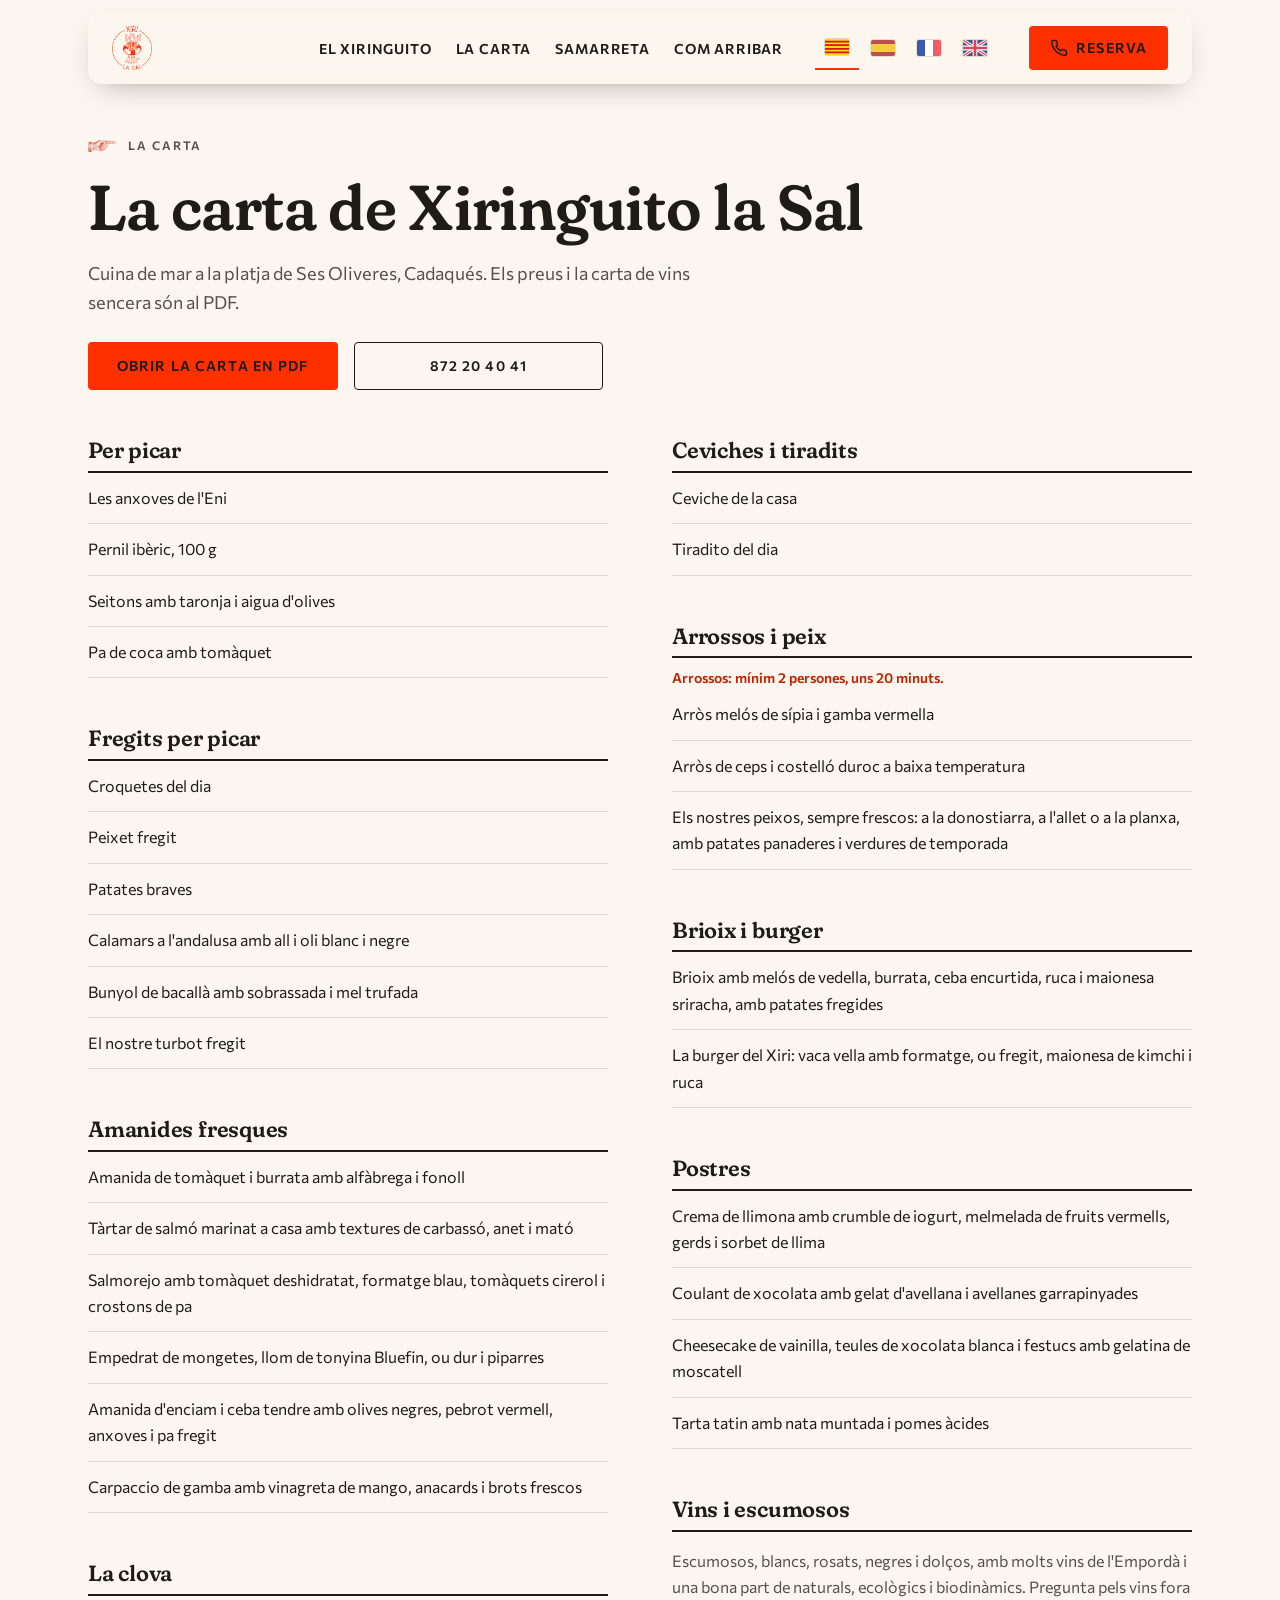
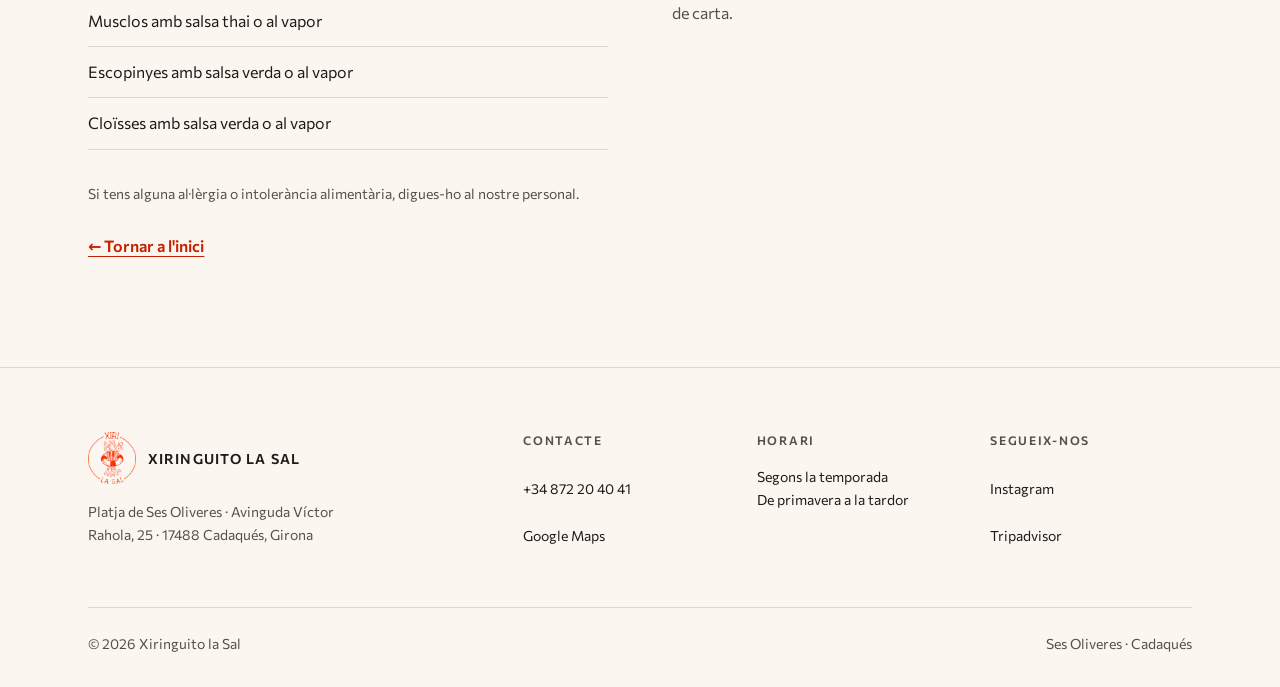
<file: Web-simple/carta/index.html>
<!DOCTYPE html>
<html lang="ca">
<head>
<meta charset="UTF-8">
<script>document.documentElement.classList.add('js');</script>
<meta name="viewport" content="width=device-width, initial-scale=1, viewport-fit=cover">
<title>Carta · Xiringuito la Sal, xiringuito a Cadaqués</title>
<meta name="description" content="La carta de Xiringuito la Sal, a la platja de Ses Oliveres de Cadaqués: paella i arrossos, peix fresc, coses per picar, amanides i postres.">
<meta name="robots" content="noindex">
<meta name="theme-color" content="#FBF6EF">
<link rel="canonical" href="https://www.xiringuitolasal.com/carta/">
<link rel="alternate" hreflang="ca" href="https://www.xiringuitolasal.com/carta/">
<link rel="alternate" hreflang="es" href="https://www.xiringuitolasal.com/es/carta/">
<link rel="alternate" hreflang="fr" href="https://www.xiringuitolasal.com/fr/carte/">
<link rel="alternate" hreflang="en" href="https://www.xiringuitolasal.com/en/menu/">
<link rel="alternate" hreflang="x-default" href="https://www.xiringuitolasal.com/en/menu/">
<meta property="og:url" content="https://www.xiringuitolasal.com/carta/">
<meta property="og:locale" content="ca_ES">
<meta property="og:type" content="restaurant">
<meta property="og:title" content="Carta · Xiringuito la Sal, xiringuito a Cadaqués">
<meta property="og:description" content="La carta de Xiringuito la Sal, a la platja de Ses Oliveres de Cadaqués: paella i arrossos, peix fresc, coses per picar, amanides i postres.">
<meta property="og:image" content="https://www.xiringuitolasal.com/assets/logo/og-terrassa-1200x630.jpg">
<link rel="icon" href="../assets/logo/favicon-32.png" sizes="32x32">
<link rel="icon" href="../assets/logo/favicon-512.png" sizes="512x512">
<link rel="apple-touch-icon" href="../assets/logo/apple-touch-icon-180.png">
<link rel="preload" as="font" type="font/woff2" href="../assets/fonts/fraunces-600-latin.woff2" crossorigin>
<link rel="preload" as="font" type="font/woff2" href="../assets/fonts/commissioner-400-latin.woff2" crossorigin>
<link rel="stylesheet" href="../assets/fonts/fonts.css">
<style>
/* ------------------------------------------------------------------
   XIRI LA SAL · versió simple (21-10-2026)
   Referència del jefe: gammarus.es. Fons llis de sorra, fotos a sang,
   blocs de text + foto alternats, una sola acció: trucar per reservar.
   2 famílies (Fraunces títols · Commissioner text), 1 accent (taronja del logo).
   ------------------------------------------------------------------ */
:root{
  --bg:#FBF6EF;            /* sorra: fons de la pàgina */
  --surface:#F1E7D9;       /* sorra fosca: blocs de text, peu */
  --text:#1E1B18;          /* carbó */
  --text-2:#57504A;        /* text secundari */
  --line:rgba(30,27,24,.14);
  --accent:#FF3000;        /* taronja del logo: botons (text carbó a sobre, 4.58:1) */
  --accent-text:#C42200;   /* taronja per a text petit sobre clar (5.87:1) */
  --on-photo:#FFFFFF;

  --f-title:'Fraunces', Georgia, 'Times New Roman', serif;
  --f-text:'Commissioner', system-ui, -apple-system, 'Segoe UI', sans-serif;

  /* escala tipogràfica (8 rols) */
  --fs-xs:.75rem;    /* 12 · etiquetes */
  --fs-sm:.875rem;   /* 14 · peus, notes */
  --fs-md:1rem;      /* 16 · text */
  --fs-lg:1.125rem;  /* 18 · entradeta */
  --fs-xl:1.375rem;  /* 22 · títol de targeta */
  --fs-2xl:clamp(1.75rem, 1.2rem + 1.6vw, 2.5rem);   /* 28-40 · títol de secció */
  --fs-3xl:clamp(2.25rem, 1.4rem + 3.2vw, 4rem);     /* 36-64 · títol de portada */

  /* espai (escala de 8) */
  --s1:8px; --s2:16px; --s3:24px; --s4:32px; --s5:48px; --s6:64px; --s7:96px; --s8:128px;
  --sec:96px;              /* aire de secció: 96 a l'escriptori, 64 al mòbil i en pantalles baixes */
  --cab:calc(100vh - var(--nav-h));   /* alçada útil sota el menú: cada secció hi cap */
  --wrap:1200px;
  --gut:clamp(16px, 4vw, 48px);
  --nav-h:72px;
  --radius:4px;
}
*,*::before,*::after{box-sizing:border-box}
html{scroll-behavior:smooth;scroll-padding-top:var(--nav-h);-webkit-text-size-adjust:100%}
@media (prefers-reduced-motion: reduce){html{scroll-behavior:auto}*{transition:none!important;animation:none!important}}
body{margin:0;background:var(--bg);color:var(--text);font:400 var(--fs-md)/1.65 var(--f-text);-webkit-font-smoothing:antialiased}
img{display:block;max-width:100%;height:auto}
a{color:inherit}
h1,h2,h3{font-family:var(--f-title);font-weight:600;line-height:1.12;letter-spacing:-.01em;margin:0;text-wrap:balance}
p{margin:0}
p+p{margin-top:var(--s2)}
.visually-hidden{position:absolute!important;width:1px;height:1px;overflow:hidden;clip:rect(0 0 0 0);white-space:nowrap}
.skip-link{position:absolute;left:var(--s2);top:-100px;z-index:100;background:var(--text);color:var(--bg);padding:var(--s1) var(--s2)}
.skip-link:focus{top:var(--s2)}
:focus-visible{outline:2px solid var(--accent-text);outline-offset:3px}
.wrap{max-width:var(--wrap);margin-inline:auto;padding-inline:var(--gut)}
.sec{padding-block:var(--sec);min-height:var(--cab);display:flex;flex-direction:column;justify-content:center}
.sec>.wrap{width:100%}
@supports (height:100svh){:root{--cab:calc(100svh - var(--nav-h))}}
@media (max-width:860px), (max-height:820px){:root{--sec:64px}}
/* Etiqueta de secció: la mateixa paraula que el menú */
.eyebrow{display:flex;align-items:center;gap:12px;margin-bottom:var(--s2);font-size:var(--fs-xs);font-weight:600;letter-spacing:.16em;text-transform:uppercase;color:var(--text-2)}
.eyebrow::before{content:"";width:28px;height:12px;flex:none;background:url("../assets/img/ma.webp") left center/contain no-repeat}
/* Capçalera de secció: títol a l'esquerra, accions a la dreta (la mateixa a totes) */
.cap{display:flex;flex-wrap:wrap;align-items:flex-end;justify-content:space-between;gap:var(--s3) var(--s5);margin-bottom:var(--s5)}
.cap h2{font-size:var(--fs-2xl);max-width:22ch}
.cap p{margin-top:var(--s2);max-width:52ch;color:var(--text-2);font-size:var(--fs-lg)}
.cap-accions{display:flex;flex-wrap:wrap;align-items:center;gap:var(--s2)}
/* Dos botons junts: sempre el mateix ample */
.cap-accions:has(.btn + .btn){display:grid;grid-auto-flow:column;grid-auto-columns:1fr}
@media (max-width:560px){ .cap-accions{width:100%;flex-wrap:nowrap} .cap-accions .btn{flex:1 1 0;padding-inline:12px;font-size:var(--fs-xs);letter-spacing:.06em} }
@media (max-height:820px) and (min-width:861px){ .cap{margin-bottom:var(--s4)} }

/* ---------- Botons: un sol component, dues variants ---------- */
.btn{display:inline-flex;align-items:center;justify-content:center;gap:var(--s1);min-height:48px;padding:12px 28px;border:1px solid transparent;border-radius:var(--radius);
  font:600 var(--fs-sm)/1 var(--f-text);letter-spacing:.08em;text-transform:uppercase;text-decoration:none;cursor:pointer;transition:background-color .2s,color .2s,border-color .2s}
.btn svg{width:18px;height:18px;flex:none}
.btn-accent{background:var(--accent);color:var(--text)}
.btn-accent:hover{background:#E62B00}
.btn-line{border-color:currentColor;background:transparent}
.btn-line:hover{background:var(--text);color:var(--bg);border-color:var(--text)}
.on-photo .btn-line{color:var(--on-photo)}
.on-photo .btn-line:hover{background:var(--on-photo);color:var(--text);border-color:var(--on-photo)}
.link{display:inline-block;padding-block:12px;font-weight:600;color:var(--accent-text);text-decoration:underline;text-underline-offset:4px}
.link:hover{color:var(--text)}

/* ---------- Capçalera ---------- */
/* Menú flotant: una barra arrodonida separada de les vores, per sobre de la foto */
.nav{position:fixed;top:12px;left:var(--gut);right:var(--gut);max-width:calc(var(--wrap) - 2 * var(--gut));margin-inline:auto;z-index:50;color:var(--text);
  background:rgba(251,246,239,.94);-webkit-backdrop-filter:blur(10px);backdrop-filter:blur(10px);border-radius:14px;box-shadow:0 10px 30px -14px rgba(30,27,24,.45);transition:transform .35s cubic-bezier(.2,.7,.2,1)}
.nav-in{height:var(--nav-h);display:flex;align-items:center;gap:var(--s4);padding-inline:var(--s3)}
.brand{display:flex;align-items:center;gap:12px;text-decoration:none;margin-right:auto;padding-right:var(--s3)}
.brand{min-height:44px}
.brand img{width:40px;height:44px;object-fit:contain}
.brand .logo-color{display:none}
.brand-nom{font:600 var(--fs-sm)/1.1 var(--f-text);letter-spacing:.08em;text-transform:uppercase}   /* com els enllaços del menú */
.nav .brand-nom{display:none}   /* al menú flotant n'hi ha prou amb el logo: el nom ja és a tot arreu */
.nav-links{display:flex;gap:var(--s3);list-style:none;margin:0;padding:0}
.nav-links a,.brand-nom{white-space:nowrap}
.nav-links a{font-size:var(--fs-sm);font-weight:600;letter-spacing:.06em;text-transform:uppercase;text-decoration:none;padding-block:var(--s1);border-bottom:1px solid transparent}
.nav-links a:hover{border-bottom-color:var(--accent)}
.nav-links a:focus:not(:focus-visible){border-bottom-color:transparent}
.lang{display:flex;gap:2px}
.lang button,.lang a{min-width:44px;min-height:44px;padding:0 6px;border:0;background:none;color:inherit;font:600 var(--fs-xs)/1 var(--f-text);letter-spacing:.08em;cursor:pointer;opacity:.75;border-bottom:1px solid transparent;text-decoration:none;display:inline-flex;align-items:center;justify-content:center}
.lang [aria-pressed="true"],.lang [aria-current="page"]{opacity:1;border-bottom:2px solid var(--accent)}
.lang svg{width:24px;height:16px;border-radius:2px;box-shadow:0 0 0 1px rgba(30,27,24,.15)}
.lang a:hover{opacity:1}
.nav .btn{min-height:44px;padding:12px 20px}
.nav.obert{background:var(--bg)}
.nav.solid .logo-blanc,.nav.obert .logo-blanc{display:none}
.nav.solid .logo-color,.nav.obert .logo-color{display:block}
.nav.amagat{transform:translateY(calc(-100% - 16px))}
/* Escriptori: el contenidor del menú no existeix (els fills van en línia a la capçalera) */
.menu{display:contents}
.menu-xarxes{display:none}
.hamb{display:none}
/* Ordre a l'escriptori: seccions, idiomes, reserva. Al mòbil els idiomes queden fora del menú, sempre a la vista */
.nav-in>nav,.menu>nav{order:1}
.nav-in>.lang{order:2}
.menu>.btn{order:3}
.hamb{order:4}
.nav-tel{display:none}
@media (max-width:960px){
  .nav-in{gap:var(--s1);padding-inline:var(--s2)}
  .brand{margin-right:auto}
  .brand,.nav-tel,.hamb{flex:none}
  .brand{min-width:44px}
  .nav-tel{order:3;display:grid;place-items:center;width:44px;height:44px;border-radius:50%;background:var(--accent);color:var(--text)}
  .nav-tel svg{width:20px;height:20px}
  .nav-in>.lang button,.nav-in>.lang a{min-width:40px}
  .lang{flex:none}
  .hamb{display:grid;place-content:center;gap:6px;width:44px;height:44px;margin-right:-10px;padding:0;border:0;background:none;color:inherit;cursor:pointer}
  .hamb span{display:block;width:24px;height:2px;background:currentColor;transition:transform .3s,opacity .2s}
  .nav.obert .hamb span:nth-child(1){transform:translateY(8px) rotate(45deg)}
  .nav.obert .hamb span:nth-child(2){opacity:0}
  .nav.obert .hamb span:nth-child(3){transform:translateY(-8px) rotate(-45deg)}
  .menu{position:fixed;top:calc(var(--nav-h) + 20px);left:var(--gut);right:var(--gut);border-radius:14px;display:none;flex-direction:column;gap:var(--s4);max-height:calc(100vh - var(--nav-h));overflow-y:auto;
    padding:var(--s4) var(--s3) var(--s5);background:var(--bg);color:var(--text);box-shadow:0 12px 24px -12px rgba(30,27,24,.25)}
  .nav.obert .menu{display:flex}
  .nav-links{flex-direction:column;gap:0}
  .nav-links a{display:block;padding:14px 0;border-bottom:1px solid var(--line);font:600 var(--fs-xl)/1.2 var(--f-title);letter-spacing:0;text-transform:none}
  .nav-links a:hover{border-bottom-color:var(--line);color:var(--accent-text)}
  .nav-in>.lang{gap:0}
  .menu .btn{width:100%;min-height:52px}
  .menu-xarxes{order:4;display:flex;justify-content:center;gap:var(--s5);list-style:none;margin:0;padding:0}
  .menu-xarxes a{display:inline-flex;align-items:center;gap:var(--s1);min-height:44px;text-decoration:none;font-weight:600;font-size:var(--fs-sm)}
  .menu-xarxes a:hover{color:var(--accent-text)}
  .menu-xarxes svg{width:22px;height:22px}
  .nav.obert .nav-tel{visibility:hidden}
  .menu .btn .btn-txt{display:inline}
}
@media (max-width:560px){
  .brand-nom{display:none}
  .nav-in{gap:4px;padding-inline:12px}
  .nav-in>.lang button,.nav-in>.lang a{min-width:34px;padding:0 3px}
  .hamb{margin-right:0}
}

/* ---------- Portada: foto a sang, logo i títol al centre ---------- */

/* Franja de reserva just sota la portada (com el «Book here» de Gammarus) */
.franja{display:flex;flex-wrap:wrap;align-items:center;justify-content:center;gap:var(--s1) var(--s3);min-height:72px;padding:var(--s2) var(--gut);background:var(--accent);color:var(--text);text-decoration:none;text-align:center}
.franja span{font-size:var(--fs-sm);font-weight:600;letter-spacing:.14em;text-transform:uppercase}
.franja strong{font:600 var(--fs-xl)/1 var(--f-title);letter-spacing:.02em}
.franja svg{width:22px;height:22px}
.franja-num{display:inline-flex;align-items:center;gap:12px;white-space:nowrap}
@media (max-width:560px){ .franja{flex-direction:column;gap:4px;padding:var(--s2) var(--gut)} .franja span{font-size:var(--fs-xs);letter-spacing:.12em} }
.franja:hover strong{text-decoration:underline;text-underline-offset:5px}

/* ---------- Blocs de text + foto a sang (patró de Gammarus) ---------- */
.split{display:grid;grid-template-columns:minmax(0,5fr) minmax(0,7fr);min-height:var(--cab)}
/* el text, centrat dins la seva columna: el mateix aire a esquerra i dreta */
.split-txt{display:flex;flex-direction:column;justify-content:center;padding:var(--sec) clamp(24px, 6vw, 96px)}
.split-txt>*{width:100%;max-width:460px;margin-inline:auto}
.split-txt h2{font-size:var(--fs-2xl);max-width:18ch}
.split-txt h1{font-size:var(--fs-2xl);max-width:18ch}
/* Sense portada: la primera secció comença sota el menú */
main > .split:first-child{margin-top:0}
main > .split:first-child .split-txt{padding-top:calc(var(--nav-h) + 12px + var(--sec))}
.split-txt p{margin-top:var(--s3);max-width:44ch;color:var(--text-2);font-size:var(--fs-lg)}
.split-txt p+p{margin-top:var(--s2)}
.split-txt .accions{margin-top:var(--s4);display:flex;flex-wrap:wrap;gap:var(--s2);align-items:center}
.split-img{position:relative;min-height:320px}
.split-img img{position:absolute;inset:0;width:100%;height:100%;object-fit:cover}
.split.fosc .split-txt{background:var(--surface)}
@media (max-width:860px){
  .split.primer .split-img{margin-top:0}
  main > .split:first-child .split-txt{padding-top:var(--s6)}
  .split{grid-template-columns:minmax(0,1fr);grid-template-rows:auto 1fr;min-height:var(--cab)}
  .split-img{order:-1;aspect-ratio:16/10;min-height:0}
  .split-txt{padding:var(--s6) var(--gut)}
}


/* ---------- L'ambient: graella de fotos amb gent (5 fotos, una d'ample) ---------- */
.ambient-grid{display:grid;grid-template-columns:repeat(4,minmax(0,1fr));grid-template-rows:repeat(2,minmax(0,1fr));gap:var(--s2);
  height:clamp(400px, calc(var(--cab) - 2 * var(--sec) - 240px), 680px);list-style:none;margin:0;padding:0}
.ambient-grid li{position:relative;overflow:hidden;background:var(--surface)}
.ambient-grid li.ample{grid-column:span 2}
.ambient-grid li.alt{grid-row:span 2}
.ambient-grid img{position:absolute;inset:0;width:100%;height:100%;object-fit:cover;transition:transform .8s cubic-bezier(.2,.7,.2,1)}
.ambient-grid li:hover img{transform:scale(1.04)}
@media (max-width:860px){
  .ambient-grid{grid-template-columns:repeat(2,minmax(0,1fr));grid-template-rows:none;grid-auto-rows:180px;height:auto}
  .ambient-grid li.alt{grid-row:span 2}
}

/* ---------- La carta: plats grans en una fila que llisca ---------- */
.banda{position:relative;display:grid;place-items:center;min-height:min(72vh,640px);padding:var(--sec) var(--gut);text-align:center;color:var(--on-photo);overflow:hidden}
.banda>img{position:absolute;inset:0;width:100%;height:100%;object-fit:cover}
.banda::after{content:"";position:absolute;inset:0;background:rgba(20,16,12,.5)}
.banda-in{position:relative;z-index:1;max-width:720px;display:flex;flex-direction:column;align-items:center}
.banda h2{font-size:var(--fs-2xl)}
.banda p{margin-top:var(--s3);font-size:var(--fs-lg)}
.banda .accions{margin-top:var(--s4);display:flex;flex-wrap:wrap;justify-content:center;gap:var(--s2)}

.carta-sec-web{background:var(--surface)}
/* tres plats a la vista, verticals (4:5) i grans; la resta, amb les fletxes o lliscant */
.plats{display:flex;gap:var(--s3);overflow-x:auto;scroll-snap-type:x mandatory;scrollbar-width:none;list-style:none;margin:0;padding:0;
  --ph-max:clamp(300px, calc(var(--cab) - 2 * var(--sec) - 300px), 560px)}
.plats::-webkit-scrollbar{display:none}
.plat{flex:0 0 calc((100% - 2 * var(--s3)) / 3);scroll-snap-align:start}
.plats-peu{display:flex;justify-content:flex-end;gap:var(--s2);margin-top:var(--s3)}
/* Nom del plat sobre la foto (no suma alçada): etiqueta a dalt, nom a sota, sobre un degradat fosc */
.plat a{position:relative;display:flex;flex-direction:column;justify-content:flex-end;aspect-ratio:4/5;max-height:var(--ph-max);width:100%;padding:var(--s3);overflow:hidden;color:var(--on-photo);text-decoration:none;background:var(--surface)}
.plat .ph{position:absolute;inset:0}
.plat .ph::after{content:"";position:absolute;inset:0;background:linear-gradient(180deg,rgba(20,16,12,0) 35%,rgba(20,16,12,.72) 100%)}
.plat img{width:100%;height:100%;object-fit:cover;transition:transform .6s cubic-bezier(.2,.7,.2,1)}
.plat a:hover img{transform:scale(1.04)}
.plat h3,.plat small{position:relative;z-index:1}
.plat h3{font:600 var(--fs-xl)/1.25 var(--f-title);text-shadow:0 1px 8px rgba(0,0,0,.35)}
.plat small{order:-1;margin-bottom:4px;font-size:var(--fs-xs);font-weight:600;letter-spacing:.12em;text-transform:uppercase;opacity:.9}
.plat-nota{display:flex;flex-direction:column;justify-content:center;gap:var(--s1);padding:var(--s3);background:var(--surface)}
.plat-nota h3{font-size:var(--fs-xl);margin-bottom:var(--s1)}
.plat-nota p{color:var(--text-2);font-size:var(--fs-sm);line-height:1.5}
.plat-nota p+p{margin-top:0}
/* Mòbil: els plats llisquen de costat (com Instagram) i la secció cap en una pantalla */
@media (max-width:960px){
  .plats{gap:var(--s2);overscroll-behavior-x:contain}
  .plat,.plat-nota{flex:0 0 84%}
  .plat a{max-height:min(62vh,560px)}
  .plats-peu{display:none}
}
/* Punts sota el carrusel: gris = hi ha més fotos; fosc = la que es veu */
.punts{display:none}
@media (max-width:960px){
  .punts{display:flex;justify-content:center;gap:var(--s1);margin-top:var(--s3)}
  .punts span{width:8px;height:8px;border-radius:50%;background:#CFC6BA;transition:background-color .2s,transform .2s}
  .punts span.on{background:var(--text-2);transform:scale(1.25)}
}

/* ---------- Opinions ---------- */
.opinions{background:var(--bg)}
.ressenyes{display:grid;grid-template-columns:repeat(3,1fr);gap:var(--s3);list-style:none;margin:0;padding:0}
.ressenya[hidden]{display:none}
.ressenyes{padding-top:var(--s2)}
.ressenya{position:relative;display:flex;flex-direction:column;gap:var(--s2);padding:var(--s5) var(--s4) var(--s4);background:#FFFDF8;
  box-shadow:0 1px 2px rgba(30,27,24,.08),0 12px 24px -12px rgba(30,27,24,.28);rotate:var(--gir,0deg)}
.ressenya:nth-child(3n+1){--gir:-1.2deg}
.ressenya:nth-child(3n+2){--gir:.9deg}
.ressenya:nth-child(3n){--gir:-.5deg}
/* Tros de cel·lo: translúcid, una mica tort i amb les puntes estripades */
.ressenya::before{content:"";position:absolute;top:-14px;left:50%;width:104px;height:30px;translate:-50% 0;rotate:calc(var(--gir,0deg) * -2.5 - 2deg);
  background:linear-gradient(180deg,rgba(255,255,255,.35),rgba(255,255,255,0) 60%),rgba(236,226,200,.72);box-shadow:0 1px 2px rgba(30,27,24,.12);
  clip-path:polygon(0 4%,4% 0,8% 6%,12% 0,88% 0,92% 5%,96% 0,100% 6%,100% 94%,96% 100%,92% 95%,88% 100%,12% 100%,8% 94%,4% 100%,0 95%)}
.ressenya .estrelles{color:var(--accent-text);letter-spacing:.12em;font-size:var(--fs-md)}
.ressenya blockquote{margin:0;flex:1;font:600 var(--fs-lg)/1.5 var(--f-title)}
.ressenya footer{font-size:var(--fs-sm);color:var(--text-2)}
.ressenya footer b{color:var(--text);font-weight:600}
.ressenya .trad{font-style:italic}
.ressenya.entra{animation:entra .45s ease both}
@keyframes entra{from{opacity:0;translate:0 8px}to{opacity:1;translate:0 0}}
.opinions-peu{margin-top:var(--s4);text-align:right}
.fletxa{width:48px;height:48px;display:grid;place-items:center;border:1px solid var(--text);border-radius:50%;background:none;color:var(--text);cursor:pointer}
.fletxa:hover{background:var(--text);color:var(--bg)}
.fletxa svg{width:20px;height:20px}
@media (max-width:1000px){ .ressenyes{grid-template-columns:repeat(2,1fr)} }
@media (max-width:640px){ .ressenyes{grid-template-columns:1fr} .opinions-peu{text-align:left} }

/* ---------- Samarreta: com a la versió desenfadada (sobre la fusta del xiringuito) ---------- */
.fusta{background:var(--surface) url("../assets/img/fusta.webp") center/cover}
.sam-grid{display:grid;grid-template-columns:minmax(0,5fr) minmax(0,6fr);gap:var(--s6);align-items:center}
.sam-fotos{position:relative;width:min(100%, calc((var(--cab) - 2 * var(--sec)) * .78));aspect-ratio:4/5;justify-self:center}
.sam-f{position:absolute;margin:0;width:66%}
.sam-f img{width:100%;aspect-ratio:4/5;object-fit:cover}
.sam-f figcaption{position:absolute;left:12px;top:12px;padding:4px 10px;background:var(--bg);font:600 var(--fs-xs)/1.4 var(--f-text);letter-spacing:.14em}
.sam-f.f25{left:0;top:4%;rotate:-5deg}
.sam-f.f26{right:0;bottom:4%;rotate:4deg}
.sam-preu{position:absolute;right:-8px;bottom:-24px;z-index:2;width:clamp(96px,9vw,128px);aspect-ratio:1;display:grid;place-items:center;border-radius:50%;background:var(--bg);border:2px solid var(--text);font:600 var(--fs-xl)/1 var(--f-title);rotate:-8deg}
.sam-txt h2{font-size:var(--fs-3xl);line-height:1.02;text-transform:uppercase}
.sam-txt h2 em{font-style:italic;color:var(--accent-text)}
.sam-txt>p{margin-top:var(--s3);max-width:44ch;font-size:var(--fs-lg);font-weight:600}
.preu{margin-top:var(--s4);display:flex;align-items:baseline;gap:var(--s3);flex-wrap:wrap}
.preu strong{font:600 clamp(2.75rem, 1.8rem + 3vw, 4.5rem)/1 var(--f-title);color:var(--accent-text)}
.preu span{font-size:var(--fs-sm);font-weight:600}
.sam-txt .accions{margin-top:var(--s4)}
.btn-fosc{background:var(--text);color:var(--bg)}
.btn-fosc:hover{background:#000}
.sam-txt p.talla{margin-top:var(--s3);font:italic 600 var(--fs-lg)/1.4 var(--f-title)}
.sam-txt p.avis-copiat{margin-top:var(--s1);font-size:var(--fs-sm)}
@media (max-width:860px){ .sam-grid{grid-template-columns:1fr;gap:var(--s6)} .sam-fotos{width:min(86%,380px)} }

/* ---------- Instagram (com a Gula) ---------- */
.ig-sec{background:var(--surface)}
.posts{display:grid;grid-template-columns:repeat(5,1fr);gap:var(--s2);list-style:none;margin:0;padding:0}
.post a{position:relative;display:block;aspect-ratio:4/5;overflow:hidden;background:var(--surface)}
.post img{width:100%;height:100%;object-fit:cover;transition:transform .6s cubic-bezier(.2,.7,.2,1)}
.post a:hover img{transform:scale(1.04)}
.post .ig{position:absolute;top:12px;right:12px;width:28px;height:28px;color:#fff;filter:drop-shadow(0 1px 3px rgba(0,0,0,.4))}
/* Separador amb els banyistes: omple el buit de sota el feed i tanca la secció (alçada segons la pantalla) */
.separador{display:flex;align-items:flex-end;gap:var(--s3);margin-top:var(--s5)}
.separador span{flex:1;height:1px;background:var(--line);margin-bottom:var(--s1)}
.separador img{width:auto;height:clamp(80px, calc(var(--cab) - 2 * var(--sec) - 480px), 160px)}
@media (max-width:900px){ .separador img{height:112px} }
@media (max-width:900px){
  .posts{display:flex;overflow-x:auto;scroll-snap-type:x mandatory;margin-inline:calc(var(--gut) * -1);padding-inline:var(--gut);scroll-padding-inline:var(--gut);scrollbar-width:none}
  .posts::-webkit-scrollbar{display:none}
  .post{flex:0 0 min(60vw,280px);scroll-snap-align:start}
}

/* ---------- Preguntes: títol a l'esquerra, acordió a la dreta ---------- */
.faq{background:var(--bg)}
.faq-grid{display:grid;grid-template-columns:minmax(0,5fr) minmax(0,7fr);gap:var(--s6);align-items:center}
.cap-faq h2{font-size:var(--fs-2xl);max-width:16ch}
.cap-faq p{margin-top:var(--s2);color:var(--text-2);font-size:var(--fs-lg)}
.cap-faq .btn{margin-top:var(--s4)}
.cap-faq{display:flex;flex-direction:column;align-items:flex-start}
.faq-il{margin-top:var(--s5);width:auto;height:clamp(120px, calc(var(--cab) - 2 * var(--sec) - 360px), 240px)}
@media (max-width:860px){ .faq-il{display:none} }
.faq-llista{border-top:1px solid var(--line)}
.faq-llista details{border-bottom:1px solid var(--line)}
.faq-llista summary{display:flex;justify-content:space-between;align-items:center;gap:var(--s2);min-height:56px;padding:var(--s2) 0;cursor:pointer;list-style:none;font:600 var(--fs-lg)/1.3 var(--f-title)}
.faq-llista summary::-webkit-details-marker{display:none}
.faq-llista summary::after{content:"+";flex:none;font:400 1.5rem/1 var(--f-text);transition:transform .2s}
.faq-llista details[open] summary::after{transform:rotate(45deg)}
.faq-llista details p{padding:0 0 var(--s3);max-width:60ch;color:var(--text-2)}
@media (max-width:860px){ .faq-grid{grid-template-columns:minmax(0,1fr);gap:var(--s4)} }

/* ---------- Com arribar: fosca, dades a l'esquerra i rosa dels vents a la dreta ---------- */
.arribar{background:var(--surface);color:var(--text)}   /* sense el negre: la web només fa servir sorra, fusta i taronja */
.arribar .eyebrow{color:var(--text-2)}
.arribar .wrap{display:grid;grid-template-columns:minmax(0,1fr) minmax(0,1fr);gap:var(--s6);align-items:center}
.arribar h2{font-size:var(--fs-2xl);max-width:18ch}
.dades{margin-top:var(--s4);display:grid;gap:var(--s2)}
.dada{display:grid;gap:4px;padding-top:var(--s2);border-top:1px solid var(--line)}
.dada b{font-size:var(--fs-xs);font-weight:600;letter-spacing:.14em;text-transform:uppercase;color:var(--text-2)}
.dada a,.dada span{font-size:var(--fs-lg);text-decoration:none}
.dada a{padding-block:12px}
.dada a:hover{text-decoration:underline;text-underline-offset:4px}
.dada .tel{font:600 var(--fs-xl)/1.2 var(--f-title)}
.rosa{display:grid;justify-items:center;gap:var(--s2);text-decoration:none;color:var(--text)}
.rosa svg{width:min(100%,440px);max-height:calc(var(--cab) - 2 * var(--sec) - 48px);height:auto;overflow:visible}
/* Agulla: gira sobre el centre de la rosa (200,200 del viewBox) */
.rosa .agulla{transform-box:view-box;transform-origin:200px 200px;transition:transform .9s cubic-bezier(.34,1.56,.64,1)}
.rosa:hover .agulla,.rosa:focus-visible .agulla{transform:rotate(-38deg)}
.rosa.is-visible .agulla{animation:busca-nord 2s cubic-bezier(.25,.8,.3,1)}
@keyframes busca-nord{0%{transform:rotate(-200deg)}70%{transform:rotate(14deg)}85%{transform:rotate(-5deg)}100%{transform:rotate(0)}}
.rosa .vent{font:600 10px var(--f-text);letter-spacing:.16em;text-transform:uppercase;fill:var(--text-2)}
.rosa .vent.nord{fill:var(--accent-text);font-size:12px}
.rosa .cta{font:600 var(--fs-sm)/1 var(--f-text);letter-spacing:.08em;text-transform:uppercase;color:var(--accent-text);padding-block:12px}
.rosa:hover .cta{text-decoration:underline;text-underline-offset:5px}
@media (max-width:860px){ .arribar .wrap{grid-template-columns:1fr} .rosa{justify-self:center} .rosa svg{width:min(100%,150px);max-height:none} .arribar .wrap{gap:var(--s3)} }

/* ---------- Peu ---------- */
.peu-web{background:var(--bg);border-top:1px solid var(--line);padding-block:var(--s6) var(--s4);font-size:var(--fs-sm)}
.peu-grid{display:grid;grid-template-columns:2fr 1fr 1fr 1fr;gap:var(--s4)}
.peu-web .brand{color:var(--text)}
.peu-web .brand img{width:48px;height:52px}
.peu-web h3{font:600 var(--fs-xs)/1.4 var(--f-text);letter-spacing:.14em;text-transform:uppercase;color:var(--text-2);margin-bottom:var(--s2)}
.peu-web ul{list-style:none;margin:0;padding:0;display:grid;gap:0}
.peu-web li a{display:inline-block;padding-block:12px}
.peu-web a{text-decoration:none}
.peu-web a:hover{text-decoration:underline;text-underline-offset:3px}
.peu-adr{margin-top:var(--s2);color:var(--text-2);max-width:32ch}
.peu-baix{margin-top:var(--s5);padding-top:var(--s3);border-top:1px solid var(--line);display:flex;flex-wrap:wrap;justify-content:space-between;gap:var(--s2);color:var(--text-2)}
@media (max-width:860px){ .peu-grid{grid-template-columns:1fr 1fr} .peu-marca{grid-column:1/-1} }

/* ---------- Aparició suau en entrar a la pantalla ---------- */
.js .rv{opacity:0;transform:translateY(16px);transition:opacity .7s ease,transform .7s cubic-bezier(.2,.7,.2,1)}
.js .rv.vist{opacity:1;transform:none}
@media (prefers-reduced-motion: reduce){ .js .rv{opacity:1;transform:none} }

/* ---------- Pàgina de la carta en text ---------- */
.carta-pag{padding-top:calc(var(--nav-h) + var(--s6))}
.carta-pag h1{font-size:var(--fs-3xl);max-width:20ch}
.carta-seccions{columns:2;column-gap:var(--s6)}
.carta-sec{break-inside:avoid;margin-bottom:var(--s5)}
.carta-sec h2{font-size:var(--fs-xl);padding-bottom:var(--s1);border-bottom:2px solid var(--text)}
.carta-sec ul{list-style:none;margin:0;padding:0}
.carta-sec li{padding:12px 0;border-bottom:1px solid var(--line)}
.carta-sec .carta-nota{margin-top:var(--s1);color:var(--accent-text);font-size:var(--fs-sm);font-weight:600}
.carta-sec p.vins{margin-top:var(--s2);color:var(--text-2)}
.carta-peu{margin-top:var(--s4);color:var(--text-2);font-size:var(--fs-sm)}
@media (max-width:760px){ .carta-seccions{columns:1} }
</style>
<script type="application/ld+json">
{
 "@context": "https://schema.org",
 "@graph": [
  {
   "@type": "Restaurant",
   "@id": "https://www.xiringuitolasal.com/#restaurant",
   "name": "Xiringuito la Sal",
   "alternateName": [
    "La Sal Es Xiringuito Ses Oliveres",
    "Xiri la Sal"
   ],
   "description": "Xiringuito a la platja de Ses Oliveres, Cadaqués: paella, peix fresc i terrassa davant la badia. De març a octubre. Reserves: +34 872 20 40 41",
   "url": "https://www.xiringuitolasal.com/",
   "telephone": "+34872204041",
   "image": [
    "https://www.xiringuitolasal.com/assets/img/hero-2400.webp",
    "https://www.xiringuitolasal.com/assets/logo/og-terrassa-1200x630.jpg"
   ],
   "logo": "https://www.xiringuitolasal.com/assets/logo/favicon-512.png",
   "address": {
    "@type": "PostalAddress",
    "streetAddress": "Avinguda Víctor Rahola, 25",
    "addressLocality": "Cadaqués",
    "postalCode": "17488",
    "addressRegion": "Girona",
    "addressCountry": "ES"
   },
   "geo": {
    "@type": "GeoCoordinates",
    "latitude": 42.2857466,
    "longitude": 3.2851119
   },
   "hasMap": "https://maps.app.goo.gl/VqkFJobXDxhRsfKD7",
   "servesCuisine": [
    "Mediterrània",
    "Peix i marisc",
    "Arrossos",
    "Tapes"
   ],
   "priceRange": "€€",
   "acceptsReservations": true,
   "hasMenu": "https://www.xiringuitolasal.com/carta/#menu",
   "sameAs": [
    "https://www.instagram.com/xiringuitolasal/",
    "https://www.tripadvisor.es/Restaurant_Review-g580326-d12834000-Reviews-Xiringuito_La_Sal-Cadaques_Costa_Brava_Province_of_Girona_Catalonia.html"
   ]
  },
  {
   "@type": "WebSite",
   "@id": "https://www.xiringuitolasal.com/#web",
   "name": "Xiringuito la Sal",
   "url": "https://www.xiringuitolasal.com/",
   "inLanguage": [
    "ca",
    "es",
    "fr",
    "en"
   ]
  },
  {
   "@type": "Menu",
   "@id": "https://www.xiringuitolasal.com/carta/#menu",
   "name": "La carta de Xiringuito la Sal",
   "inLanguage": "ca",
   "url": "https://www.xiringuitolasal.com/carta/",
   "hasMenuSection": [
    {
     "@type": "MenuSection",
     "name": "Per picar",
     "hasMenuItem": [
      {
       "@type": "MenuItem",
       "name": "Les anxoves de l'Eni"
      },
      {
       "@type": "MenuItem",
       "name": "Pernil ibèric, 100 g"
      },
      {
       "@type": "MenuItem",
       "name": "Seitons amb taronja i aigua d'olives"
      },
      {
       "@type": "MenuItem",
       "name": "Pa de coca amb tomàquet"
      }
     ]
    },
    {
     "@type": "MenuSection",
     "name": "Fregits per picar",
     "hasMenuItem": [
      {
       "@type": "MenuItem",
       "name": "Croquetes del dia"
      },
      {
       "@type": "MenuItem",
       "name": "Peixet fregit"
      },
      {
       "@type": "MenuItem",
       "name": "Patates braves"
      },
      {
       "@type": "MenuItem",
       "name": "Calamars a l'andalusa amb all i oli blanc i negre"
      },
      {
       "@type": "MenuItem",
       "name": "Bunyol de bacallà amb sobrassada i mel trufada"
      },
      {
       "@type": "MenuItem",
       "name": "El nostre turbot fregit"
      }
     ]
    },
    {
     "@type": "MenuSection",
     "name": "Amanides fresques",
     "hasMenuItem": [
      {
       "@type": "MenuItem",
       "name": "Amanida de tomàquet i burrata amb alfàbrega i fonoll"
      },
      {
       "@type": "MenuItem",
       "name": "Tàrtar de salmó marinat a casa amb textures de carbassó, anet i mató"
      },
      {
       "@type": "MenuItem",
       "name": "Salmorejo amb tomàquet deshidratat, formatge blau, tomàquets cirerol i crostons de pa"
      },
      {
       "@type": "MenuItem",
       "name": "Empedrat de mongetes, llom de tonyina Bluefin, ou dur i piparres"
      },
      {
       "@type": "MenuItem",
       "name": "Amanida d'enciam i ceba tendre amb olives negres, pebrot vermell, anxoves i pa fregit"
      },
      {
       "@type": "MenuItem",
       "name": "Carpaccio de gamba amb vinagreta de mango, anacards i brots frescos"
      }
     ]
    },
    {
     "@type": "MenuSection",
     "name": "La clova",
     "hasMenuItem": [
      {
       "@type": "MenuItem",
       "name": "Musclos amb salsa thai o al vapor"
      },
      {
       "@type": "MenuItem",
       "name": "Escopinyes amb salsa verda o al vapor"
      },
      {
       "@type": "MenuItem",
       "name": "Cloïsses amb salsa verda o al vapor"
      }
     ]
    },
    {
     "@type": "MenuSection",
     "name": "Ceviches i tiradits",
     "hasMenuItem": [
      {
       "@type": "MenuItem",
       "name": "Ceviche de la casa"
      },
      {
       "@type": "MenuItem",
       "name": "Tiradito del dia"
      }
     ]
    },
    {
     "@type": "MenuSection",
     "name": "Arrossos i peix",
     "hasMenuItem": [
      {
       "@type": "MenuItem",
       "name": "Arròs melós de sípia i gamba vermella"
      },
      {
       "@type": "MenuItem",
       "name": "Arròs de ceps i costelló duroc a baixa temperatura"
      },
      {
       "@type": "MenuItem",
       "name": "Els nostres peixos, sempre frescos: a la donostiarra, a l'allet o a la planxa, amb patates panaderes i verdures de temporada"
      }
     ]
    },
    {
     "@type": "MenuSection",
     "name": "Brioix i burger",
     "hasMenuItem": [
      {
       "@type": "MenuItem",
       "name": "Brioix amb melós de vedella, burrata, ceba encurtida, ruca i maionesa sriracha, amb patates fregides"
      },
      {
       "@type": "MenuItem",
       "name": "La burger del Xiri: vaca vella amb formatge, ou fregit, maionesa de kimchi i ruca"
      }
     ]
    },
    {
     "@type": "MenuSection",
     "name": "Postres",
     "hasMenuItem": [
      {
       "@type": "MenuItem",
       "name": "Crema de llimona amb crumble de iogurt, melmelada de fruits vermells, gerds i sorbet de llima"
      },
      {
       "@type": "MenuItem",
       "name": "Coulant de xocolata amb gelat d'avellana i avellanes garrapinyades"
      },
      {
       "@type": "MenuItem",
       "name": "Cheesecake de vainilla, teules de xocolata blanca i festucs amb gelatina de moscatell"
      },
      {
       "@type": "MenuItem",
       "name": "Tarta tatin amb nata muntada i pomes àcides"
      }
     ]
    }
   ]
  }
 ]
}
</script>
</head>
<body>

<a class="skip-link" href="#main" data-i18n="skip">Salta al contingut</a>

<header class="nav solid" id="nav">
  <div class="nav-in">
    <a class="brand" href="../#xiringuito" aria-label="Xiringuito la Sal">
      <img class="logo-blanc" src="../assets/logo/logo-blanc-320.webp" alt="" width="292" height="320">
      <img class="logo-color" src="../assets/logo/logo-taronja-160.webp" alt="" width="146" height="160">
      <span class="brand-nom">Xiringuito la Sal</span>
    </a>
    <div class="lang" role="group" aria-label="Idioma" data-i18n-aria="lang_label">
      <a href="./" lang="ca" hreflang="ca" aria-current="page"><svg viewBox="0 0 30 20" aria-hidden="true"><rect width="30" height="20" fill="#FCDD09"/><path d="M0 3.3h30M0 7.8h30M0 12.2h30M0 16.7h30" stroke="#DA121A" stroke-width="2.2"/></svg><span class="visually-hidden">Català</span></a>
      <a href="../es/carta/" lang="es" hreflang="es"><svg viewBox="0 0 30 20" aria-hidden="true"><rect width="30" height="20" fill="#AA151B"/><rect y="5" width="30" height="10" fill="#F1BF00"/></svg><span class="visually-hidden">Español</span></a>
      <a href="../fr/carte/" lang="fr" hreflang="fr"><svg viewBox="0 0 30 20" aria-hidden="true"><rect width="30" height="20" fill="#ED2939"/><rect width="20" height="20" fill="#fff"/><rect width="10" height="20" fill="#002395"/></svg><span class="visually-hidden">Français</span></a>
      <a href="../en/menu/" lang="en" hreflang="en"><svg viewBox="0 0 30 20" aria-hidden="true"><rect width="30" height="20" fill="#012169"/><path d="M0 0l30 20M30 0L0 20" stroke="#fff" stroke-width="4"/><path d="M0 0l30 20M30 0L0 20" stroke="#C8102E" stroke-width="1.6"/><path d="M15 0v20M0 10h30" stroke="#fff" stroke-width="6"/><path d="M15 0v20M0 10h30" stroke="#C8102E" stroke-width="3.4"/></svg><span class="visually-hidden">English</span></a>
    </div>
    <a class="nav-tel" href="tel:+34872204041" aria-label="Truca per reservar: 872 20 40 41" data-i18n-aria="nav_tel_aria"><svg viewBox="0 0 24 24" fill="none" stroke="currentColor" stroke-width="2" stroke-linecap="round" stroke-linejoin="round" aria-hidden="true"><path d="M22 16.9v3a2 2 0 0 1-2.2 2 19.8 19.8 0 0 1-8.6-3.1 19.5 19.5 0 0 1-6-6A19.8 19.8 0 0 1 2.1 4.2 2 2 0 0 1 4.1 2h3a2 2 0 0 1 2 1.7c.1 1 .4 1.9.7 2.8a2 2 0 0 1-.5 2.1L8.1 9.9a16 16 0 0 0 6 6l1.3-1.3a2 2 0 0 1 2.1-.4c.9.3 1.8.6 2.8.7a2 2 0 0 1 1.7 2z"/></svg></a>
    <button class="hamb" type="button" aria-expanded="false" aria-controls="menu" aria-label="Menú" data-i18n-aria="menu_aria"><span></span><span></span><span></span></button>
    <div class="menu" id="menu">
    <nav aria-label="Principal" data-i18n-aria="nav_label">
      <ul class="nav-links">
        <li><a href="../#xiringuito" data-i18n="nav_xiri">El Xiringuito</a></li>
        <li><a href="../#carta" data-i18n="nav_carta">La carta</a></li>
        <li><a href="../#samarreta" data-i18n="nav_shop">Samarreta</a></li>
        <li><a href="../#arribar" data-i18n="nav_arribar">Com arribar</a></li>
      </ul>
    </nav>

    <a class="btn btn-accent" href="tel:+34872204041" aria-label="Reserva: 872 20 40 41" data-i18n-aria="nav_reserva_aria">
      <svg viewBox="0 0 24 24" fill="none" stroke="currentColor" stroke-width="2" stroke-linecap="round" stroke-linejoin="round" aria-hidden="true"><path d="M22 16.9v3a2 2 0 0 1-2.2 2 19.8 19.8 0 0 1-8.6-3.1 19.5 19.5 0 0 1-6-6A19.8 19.8 0 0 1 2.1 4.2 2 2 0 0 1 4.1 2h3a2 2 0 0 1 2 1.7c.1 1 .4 1.9.7 2.8a2 2 0 0 1-.5 2.1L8.1 9.9a16 16 0 0 0 6 6l1.3-1.3a2 2 0 0 1 2.1-.4c.9.3 1.8.6 2.8.7a2 2 0 0 1 1.7 2z"/></svg>
      <span class="btn-txt" data-i18n="nav_reserva">Reserva</span>
    </a>
    <ul class="menu-xarxes">
      <li><a href="https://www.instagram.com/xiringuitolasal/" target="_blank" rel="noopener"><svg viewBox="0 0 24 24" fill="none" stroke="currentColor" stroke-width="2" aria-hidden="true"><rect x="3" y="3" width="18" height="18" rx="5"/><circle cx="12" cy="12" r="4.2"/><circle cx="17.4" cy="6.6" r="1" fill="currentColor" stroke="none"/></svg><span>Instagram</span><span class="visually-hidden" data-i18n="nova"> (s'obre en una pestanya nova)</span></a></li>
      <li><a href="https://www.tripadvisor.es/Restaurant_Review-g580326-d12834000-Reviews-Xiringuito_La_Sal-Cadaques_Costa_Brava_Province_of_Girona_Catalonia.html" target="_blank" rel="noopener"><svg viewBox="0 0 24 24" fill="none" stroke="currentColor" stroke-width="1.8" aria-hidden="true"><circle cx="7" cy="13" r="3.6"/><circle cx="17" cy="13" r="3.6"/><circle cx="7" cy="13" r="1" fill="currentColor"/><circle cx="17" cy="13" r="1" fill="currentColor"/><path d="M3.5 9.5C6 7.2 9 6 12 6s6 1.2 8.5 3.5M12 9.5l-1.6 2.2M12 9.5l1.6 2.2"/></svg><span>Tripadvisor</span><span class="visually-hidden" data-i18n="nova"> (s'obre en una pestanya nova)</span></a></li>
    </ul>
    </div>
  </div>
</header>

<main id="main">
<section class="sec carta-pag" aria-labelledby="carta-h1">
  <div class="wrap">
    <div class="cap">
      <div>
        <span class="eyebrow">La carta</span>
        <h1 id="carta-h1">La carta de Xiringuito la Sal</h1>
        <p>Cuina de mar a la platja de Ses Oliveres, Cadaqués. Els preus i la carta de vins sencera són al PDF.</p>
      </div>
      <div class="cap-accions">
        <a class="btn btn-accent" href="../assets/carta/carta-ca-es.pdf" target="_blank" rel="noopener" data-carta>Obrir la carta en PDF<span class="visually-hidden"> (PDF, s'obre en una pestanya nova)</span></a>
        <a class="btn btn-line" href="tel:+34872204041">872 20 40 41</a>
      </div>
    </div>
    <div class="carta-seccions">
      <section class="carta-sec" aria-labelledby="c-picar"><h2 id="c-picar">Per picar</h2><ul><li>Les anxoves de l'Eni</li><li>Pernil ibèric, 100 g</li><li>Seitons amb taronja i aigua d'olives</li><li>Pa de coca amb tomàquet</li></ul></section>
      <section class="carta-sec" aria-labelledby="c-fregits"><h2 id="c-fregits">Fregits per picar</h2><ul><li>Croquetes del dia</li><li>Peixet fregit</li><li>Patates braves</li><li>Calamars a l'andalusa amb all i oli blanc i negre</li><li>Bunyol de bacallà amb sobrassada i mel trufada</li><li>El nostre turbot fregit</li></ul></section>
      <section class="carta-sec" aria-labelledby="c-amanides"><h2 id="c-amanides">Amanides fresques</h2><ul><li>Amanida de tomàquet i burrata amb alfàbrega i fonoll</li><li>Tàrtar de salmó marinat a casa amb textures de carbassó, anet i mató</li><li>Salmorejo amb tomàquet deshidratat, formatge blau, tomàquets cirerol i crostons de pa</li><li>Empedrat de mongetes, llom de tonyina Bluefin, ou dur i piparres</li><li>Amanida d'enciam i ceba tendre amb olives negres, pebrot vermell, anxoves i pa fregit</li><li>Carpaccio de gamba amb vinagreta de mango, anacards i brots frescos</li></ul></section>
      <section class="carta-sec" aria-labelledby="c-clova"><h2 id="c-clova">La clova</h2><ul><li>Musclos amb salsa thai o al vapor</li><li>Escopinyes amb salsa verda o al vapor</li><li>Cloïsses amb salsa verda o al vapor</li></ul></section>
      <section class="carta-sec" aria-labelledby="c-ceviches"><h2 id="c-ceviches">Ceviches i tiradits</h2><ul><li>Ceviche de la casa</li><li>Tiradito del dia</li></ul></section>
      <section class="carta-sec" aria-labelledby="c-recomanats"><h2 id="c-recomanats">Arrossos i peix</h2><p class="carta-nota">Arrossos: mínim 2 persones, uns 20 minuts.</p><ul><li>Arròs melós de sípia i gamba vermella</li><li>Arròs de ceps i costelló duroc a baixa temperatura</li><li>Els nostres peixos, sempre frescos: a la donostiarra, a l'allet o a la planxa, amb patates panaderes i verdures de temporada</li></ul></section>
      <section class="carta-sec" aria-labelledby="c-brioix"><h2 id="c-brioix">Brioix i burger</h2><ul><li>Brioix amb melós de vedella, burrata, ceba encurtida, ruca i maionesa sriracha, amb patates fregides</li><li>La burger del Xiri: vaca vella amb formatge, ou fregit, maionesa de kimchi i ruca</li></ul></section>
      <section class="carta-sec" aria-labelledby="c-postres"><h2 id="c-postres">Postres</h2><ul><li>Crema de llimona amb crumble de iogurt, melmelada de fruits vermells, gerds i sorbet de llima</li><li>Coulant de xocolata amb gelat d'avellana i avellanes garrapinyades</li><li>Cheesecake de vainilla, teules de xocolata blanca i festucs amb gelatina de moscatell</li><li>Tarta tatin amb nata muntada i pomes àcides</li></ul></section>
      <section class="carta-sec" aria-labelledby="c-vins"><h2 id="c-vins">Vins i escumosos</h2><p class="vins">Escumosos, blancs, rosats, negres i dolços, amb molts vins de l'Empordà i una bona part de naturals, ecològics i biodinàmics. Pregunta pels vins fora de carta.</p></section>
    </div>
    <p class="carta-peu">Si tens alguna al·lèrgia o intolerància alimentària, digues-ho al nostre personal.</p>
    <p><a class="link" href="../">← Tornar a l'inici</a></p>
  </div>
</section>
</main>

<footer class="peu-web">
  <div class="wrap">
    <div class="peu-grid">
      <div class="peu-marca">
        <a class="brand" href="../#xiringuito" aria-label="Xiringuito la Sal"><img src="../assets/logo/logo-taronja-160.webp" alt="" width="146" height="160"><span class="brand-nom">Xiringuito la Sal</span></a>
        <p class="peu-adr">Platja de Ses Oliveres · Avinguda Víctor Rahola, 25 · 17488 Cadaqués, Girona</p>
      </div>
      <div>
        <h3 data-i18n="foot_contacte">Contacte</h3>
        <ul>
          <li><a href="tel:+34872204041">+34 872 20 40 41</a></li>
          <li><a href="https://maps.app.goo.gl/VqkFJobXDxhRsfKD7" target="_blank" rel="noopener">Google Maps<span class="visually-hidden" data-i18n="nova"> (s'obre en una pestanya nova)</span></a></li>
        </ul>
      </div>
      <div>
        <h3 data-i18n="arr_horari">Horari</h3>
        <ul>
          <li data-i18n="foot_horari1">Segons la temporada</li>
          <li data-i18n="foot_horari2">De primavera a la tardor</li>
        </ul>
      </div>
      <div>
        <h3 data-i18n="foot_segueix">Segueix-nos</h3>
        <ul>
          <li><a href="https://www.instagram.com/xiringuitolasal/" target="_blank" rel="noopener">Instagram<span class="visually-hidden" data-i18n="nova"> (s'obre en una pestanya nova)</span></a></li>
          <li><a href="https://www.tripadvisor.es/Restaurant_Review-g580326-d12834000-Reviews-Xiringuito_La_Sal-Cadaques_Costa_Brava_Province_of_Girona_Catalonia.html" target="_blank" rel="noopener">Tripadvisor<span class="visually-hidden" data-i18n="nova"> (s'obre en una pestanya nova)</span></a></li>
        </ul>
      </div>
    </div>
    <!-- Pendent: enllaços a avís legal, privacitat i cookies quan els tinguem -->
    <div class="peu-baix"><span>© 2026 Xiringuito la Sal</span><span data-i18n="foot_lloc">Ses Oliveres · Cadaqués</span></div>
  </div>
</footer>

<script>
(function(){
  /* ---------- Idiomes ---------- */
  var T = {};  /* textos ja aplicats a cada idioma per src/build.py */
  var PDF = {caes:'../assets/carta/carta-ca-es.pdf', fren:'../assets/carta/carta-fr-en.pdf'};

  function setLang(lang){
    var d = T[lang]; if(!d) return;
    document.querySelectorAll('[data-i18n]').forEach(function(el){ var k = el.getAttribute('data-i18n'); if(d[k] !== undefined) el.textContent = d[k]; });
    document.querySelectorAll('[data-i18n-alt]').forEach(function(el){ var k = el.getAttribute('data-i18n-alt'); if(d[k] !== undefined) el.alt = d[k]; });
    document.querySelectorAll('[data-i18n-msg]').forEach(function(el){ var k = el.getAttribute('data-i18n-msg'); if(d[k] !== undefined) el.setAttribute('data-msg', d[k]); });
    document.querySelectorAll('[data-i18n-aria]').forEach(function(el){ var k = el.getAttribute('data-i18n-aria'); if(d[k] !== undefined) el.setAttribute('aria-label', d[k]); });
    document.querySelectorAll('.lang button').forEach(function(b){ b.setAttribute('aria-pressed', String(b.dataset.lang === lang)); });
    // La carta s'obre en l'idioma de la pàgina; el segon botó dona l'altre PDF
    var fr = lang === 'fr' || lang === 'en';
    document.querySelectorAll('[data-carta]').forEach(function(a){ a.href = fr ? PDF.fren : PDF.caes; });
    document.querySelectorAll('[data-carta-altra]').forEach(function(a){ a.href = fr ? PDF.caes : PDF.fren; });
    document.documentElement.lang = lang;
    document.title = d.page_title;
    document.querySelector('meta[name="description"]').content = d.page_desc;
    try{ localStorage.setItem('xiri-lang', lang); }catch(e){}
  }
  document.querySelectorAll('.lang button').forEach(function(b){ b.addEventListener('click', function(){ setLang(b.dataset.lang); }); });
  var start = new URLSearchParams(location.search).get('lang');
  if(!T[start]){ try{ start = localStorage.getItem('xiri-lang'); }catch(e){} }
  if(!T[start]){ start = (navigator.language || 'ca').slice(0,2).toLowerCase(); }
  if(T[start] && start !== 'ca') setLang(start);

  /* ---------- Idioma ----------
     Primera visita de la sessió: si el navegador parla un altre idioma de la web, s'obre aquesta mateixa pàgina en el seu idioma
     (altres idiomes, en anglès). Si la persona tria un idioma, es respecta sempre. Els cercadors no es redirigeixen.
     En canviar d'idioma, la pàgina nova s'obre al mateix punt on era (no torna a dalt). */
  var IDIOMES = ['ca', 'es', 'fr', 'en'];
  function enllacIdioma(l){ return document.querySelector('.lang a[hreflang="' + l + '"]'); }
  (function(){
    try{
      if(/bot|crawl|spider|slurp|google|bing|yandex|lighthouse|headless/i.test(navigator.userAgent)) return;
      if(localStorage.getItem('xiri-lang') || sessionStorage.getItem('xiri-auto')) return;
      sessionStorage.setItem('xiri-auto', '1');
      var pref = (navigator.languages || [navigator.language || '']).map(function(l){ return String(l).slice(0, 2).toLowerCase(); });
      var vol = pref.filter(function(l){ return IDIOMES.indexOf(l) > -1; })[0] || 'en';
      var a = enllacIdioma(vol);
      if(vol !== document.documentElement.lang && a) location.replace(a.href);
    }catch(e){}
  })();
  document.querySelectorAll('.lang a').forEach(function(a){
    a.addEventListener('click', function(){
      try{
        localStorage.setItem('xiri-lang', a.getAttribute('hreflang'));
        var navH = document.getElementById('nav').offsetHeight, actual = null;
        document.querySelectorAll('main > section, main > .franja').forEach(function(sec){ if(sec.id && sec.getBoundingClientRect().top <= navH + 1) actual = sec; });
        if(actual) sessionStorage.setItem('xiri-pos', JSON.stringify({id: actual.id, dy: window.scrollY - actual.offsetTop}));
      }catch(e){}
    });
  });
  try{
    var pos = JSON.parse(sessionStorage.getItem('xiri-pos') || 'null');
    sessionStorage.removeItem('xiri-pos');
    var desti = pos && document.getElementById(pos.id);
    if(desti) window.scrollTo({top: desti.offsetTop + pos.dy, behavior: 'instant'});
  }catch(e){}

  /* ---------- Carrusel de plats (mòbil i tauleta): punts que diuen quantes fotos hi ha i quina es veu ---------- */
  document.querySelectorAll('.plats').forEach(function(llista){
    var items = llista.children, punts = document.createElement('div');
    punts.className = 'punts'; punts.setAttribute('aria-hidden', 'true');
    for(var i = 0; i < items.length; i++) punts.appendChild(document.createElement('span'));
    llista.parentNode.insertBefore(punts, llista.nextSibling);
    var marca = function(){
      var n = Math.round(llista.scrollLeft / Math.max(1, llista.clientWidth));
      for(var j = 0; j < punts.children.length; j++) punts.children[j].classList.toggle('on', j === n);
    };
    llista.addEventListener('scroll', function(){ requestAnimationFrame(marca); }, {passive:true});
    marca();
  });

  /* ---------- Menú hamburguesa (mòbil i tauleta) ---------- */
  var navEl = document.getElementById('nav'), hamb = navEl.querySelector('.hamb');
  function tanca(){ navEl.classList.remove('obert'); hamb.setAttribute('aria-expanded', 'false'); }
  hamb.addEventListener('click', function(){
    var obre = !navEl.classList.contains('obert');
    navEl.classList.toggle('obert', obre); hamb.setAttribute('aria-expanded', String(obre));
  });
  navEl.querySelectorAll('.menu a').forEach(function(a){ a.addEventListener('click', tanca); });
  document.addEventListener('keydown', function(e){ if(e.key === 'Escape' && navEl.classList.contains('obert')){ tanca(); hamb.focus(); } });
  matchMedia('(min-width:961px)').addEventListener('change', function(e){ if(e.matches) tanca(); });

  /* ---------- Capçalera: sòlida (transparent només si hi ha portada amb foto); al mòbil s'amaga en baixar ---------- */
  var nav = document.getElementById('nav'), hero = document.querySelector('.hero');
  var lastY = window.scrollY, ticking = false, mobil = matchMedia('(max-width:860px)');
  function onScroll(){
    if(ticking) return; ticking = true;
    requestAnimationFrame(function(){
      var y = window.scrollY;
      nav.classList.toggle('solid', !hero || y > hero.offsetHeight - nav.offsetHeight - 1);
      if(Math.abs(y - lastY) >= 6){
        nav.classList.toggle('amagat', mobil.matches && y > lastY && y > nav.offsetHeight * 2 && !nav.classList.contains('obert') && !nav.contains(document.activeElement));
        lastY = y;
      }
      ticking = false;
    });
  }
  window.addEventListener('scroll', onScroll, {passive:true}); onScroll();

  /* ---------- Opinions: se'n veuen 3 (2 a la tauleta, 1 al mòbil); les fletxes les fan rotar ---------- */
  var llista = document.getElementById('ressenyes');
  if(llista){
    var items = [].slice.call(llista.children), inici = 0;
    var mqT = matchMedia('(max-width:1000px)'), mqM = matchMedia('(max-width:640px)');
    var quantes = function(){ return mqM.matches ? 1 : mqT.matches ? 2 : 3; };
    var pinta = function(anim){
      var n = quantes();
      items.forEach(function(li, i){
        var pos = (i - inici + items.length) % items.length;
        li.hidden = pos >= n; li.style.order = pos; li.classList.remove('entra');
        document.querySelectorAll('.opinions .fletxa').forEach(function(b){ b.hidden = items.length <= n; });
        if(anim && !li.hidden){ void li.offsetWidth; li.classList.add('entra'); }
      });
    };
    var mou = function(pas){ inici = (inici + pas + items.length) % items.length; pinta(true); };
    document.querySelector('.opinions .fletxa.prev').addEventListener('click', function(){ mou(-1); });
    document.querySelector('.opinions .fletxa.next').addEventListener('click', function(){ mou(1); });
    [mqT, mqM].forEach(function(mq){ mq.addEventListener('change', function(){ pinta(false); }); });
    pinta(false);
  }

  /* ---------- Carta: les fletxes passen els plats d'un en un ---------- */
  var plats = document.querySelector('.plats');
  if(plats){
    var pas = function(d){ var c = plats.querySelector('.plat'); if(c) plats.scrollBy({ left: d * (c.getBoundingClientRect().width + 24), behavior: 'smooth' }); };
    document.querySelector('.plats-ant').addEventListener('click', function(){ pas(-1); });
    document.querySelector('.plats-seg').addEventListener('click', function(){ pas(1); });
  }

  /* ---------- Samarreta: missatge de reserva ja escrit (WhatsApp) o copiat (Instagram) ---------- */
  document.querySelectorAll('[data-wa]').forEach(function(a){
    a.addEventListener('click', function(){ a.href = 'https://wa.me/' + a.dataset.wa + '?text=' + encodeURIComponent(a.dataset.msg); });
  });
  document.querySelectorAll('[data-ig]').forEach(function(a){
    a.addEventListener('click', function(){
      var avis = document.querySelector('.avis-copiat');
      try{ navigator.clipboard.writeText(a.dataset.msg).then(function(){ if(avis) avis.hidden = false; }); }catch(e){}
    });
  });

  /* ---------- La rosa busca el nord quan entra a la pantalla ---------- */
  var rosa = document.querySelector('.rosa');
  if('IntersectionObserver' in window && rosa){
    var ior = new IntersectionObserver(function(es){ if(es[0].isIntersecting){ rosa.classList.add('is-visible'); ior.disconnect(); } }, {threshold:.45});
    ior.observe(rosa);
  }

  /* ---------- Aparició suau dels blocs ---------- */
  var rv = document.querySelectorAll('.rv');
  if('IntersectionObserver' in window){
    var io = new IntersectionObserver(function(es){ es.forEach(function(e){ if(e.isIntersecting){ e.target.classList.add('vist'); io.unobserve(e.target); } }); }, {rootMargin:'0px 0px -8% 0px'});
    rv.forEach(function(el){ io.observe(el); });
  } else { rv.forEach(function(el){ el.classList.add('vist'); }); }
})();
</script>
</body>
</html>
</file>
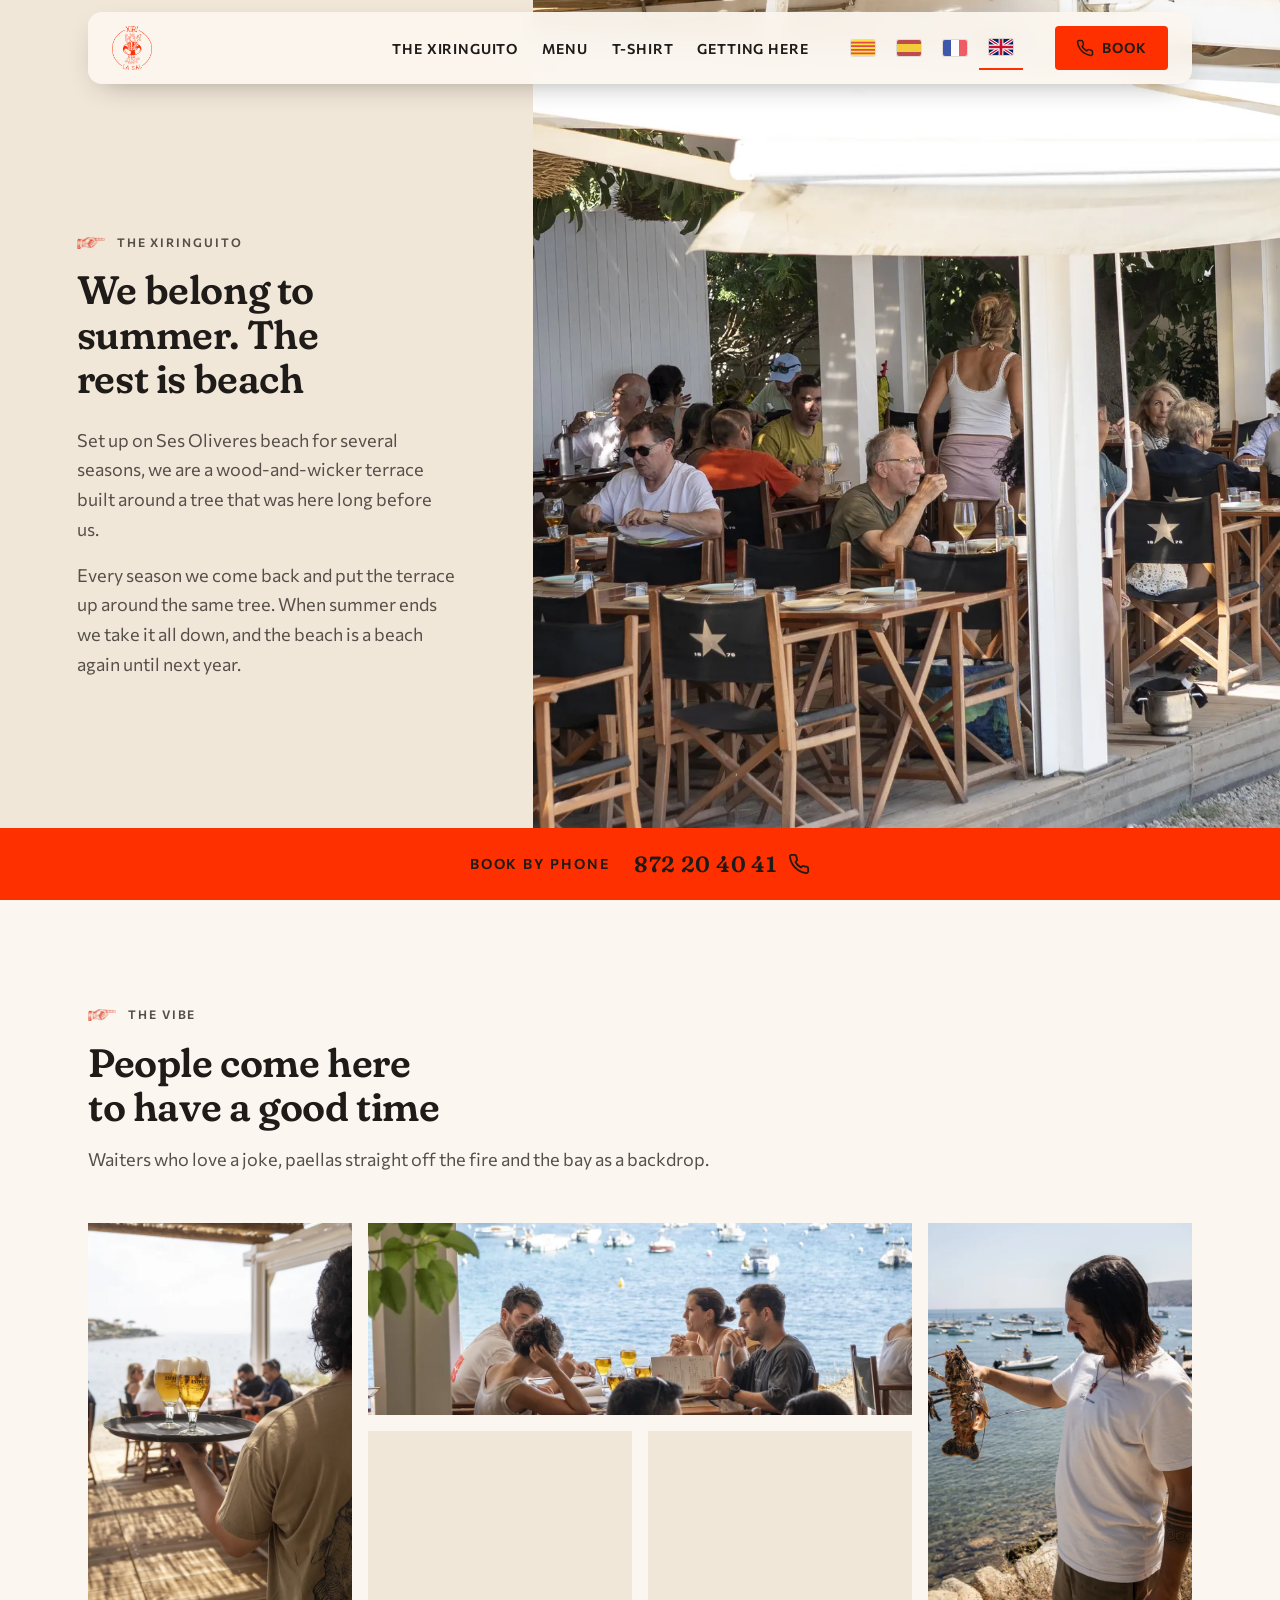
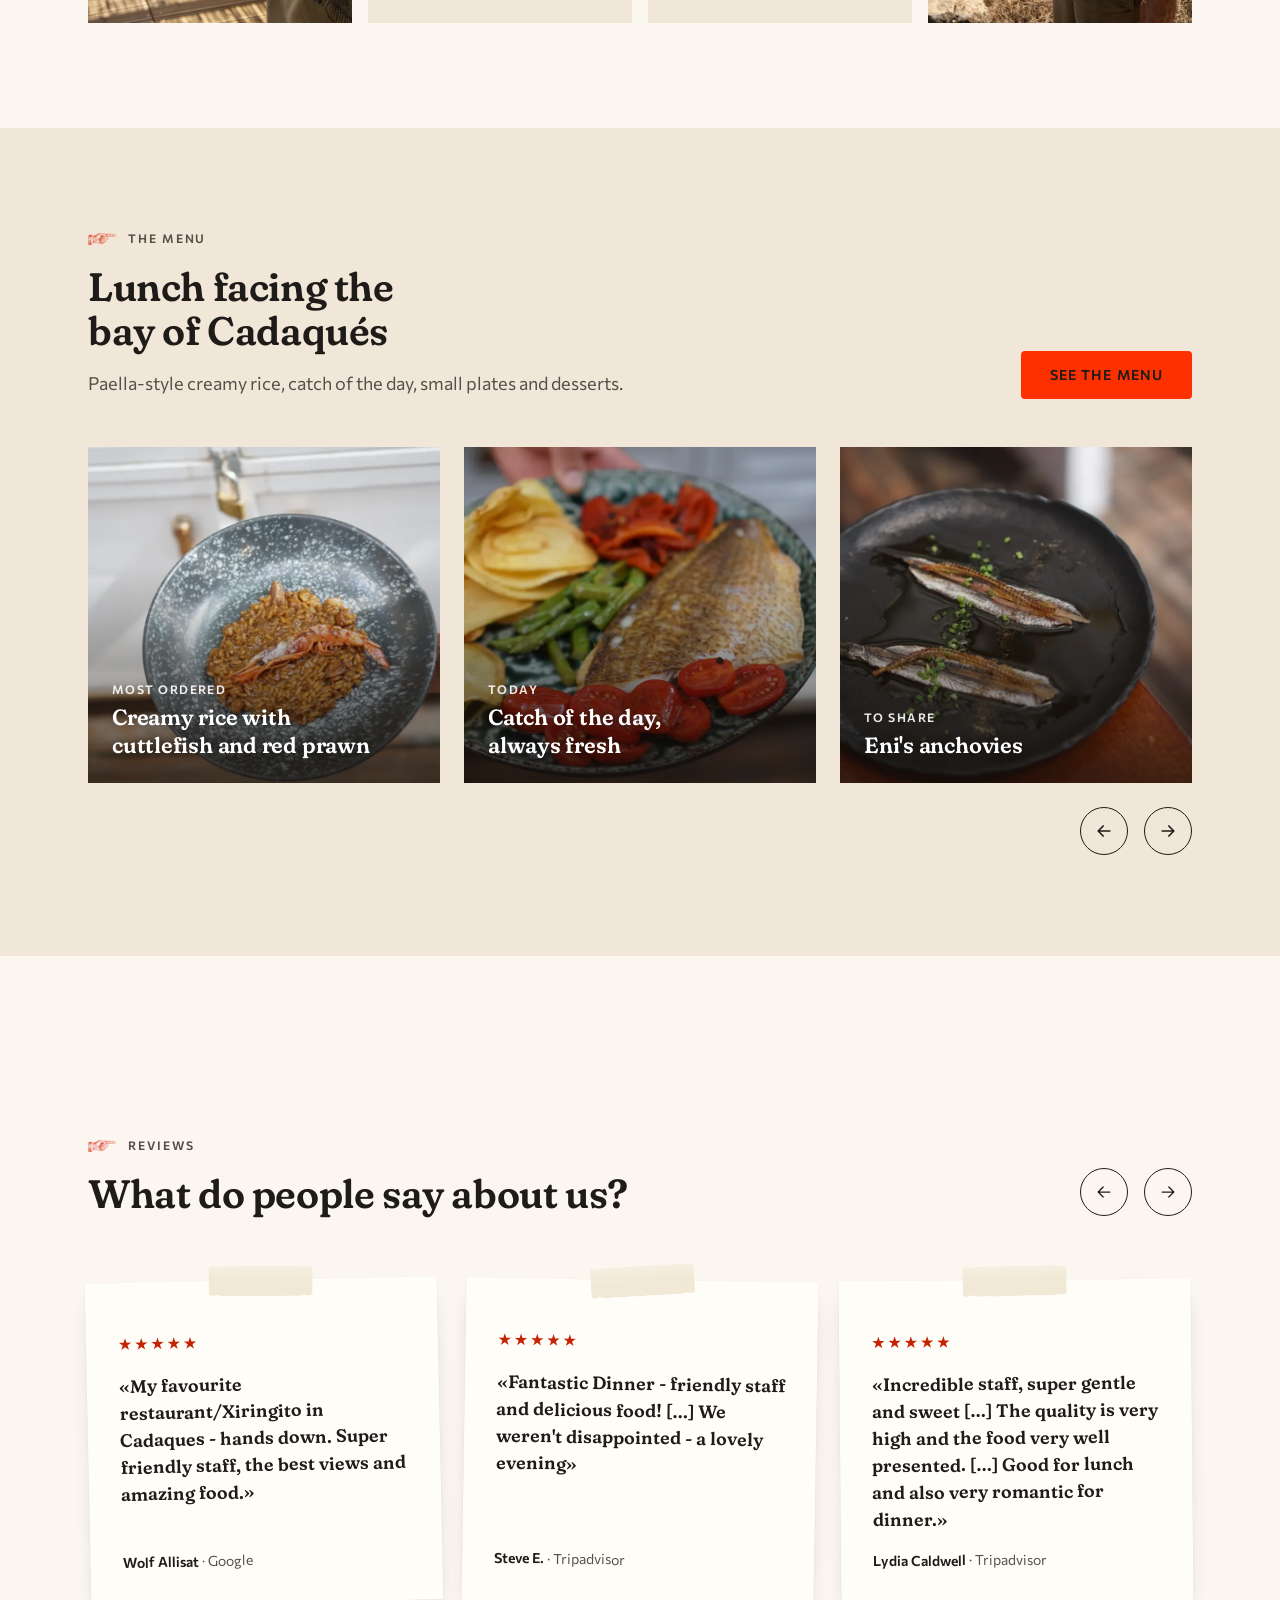
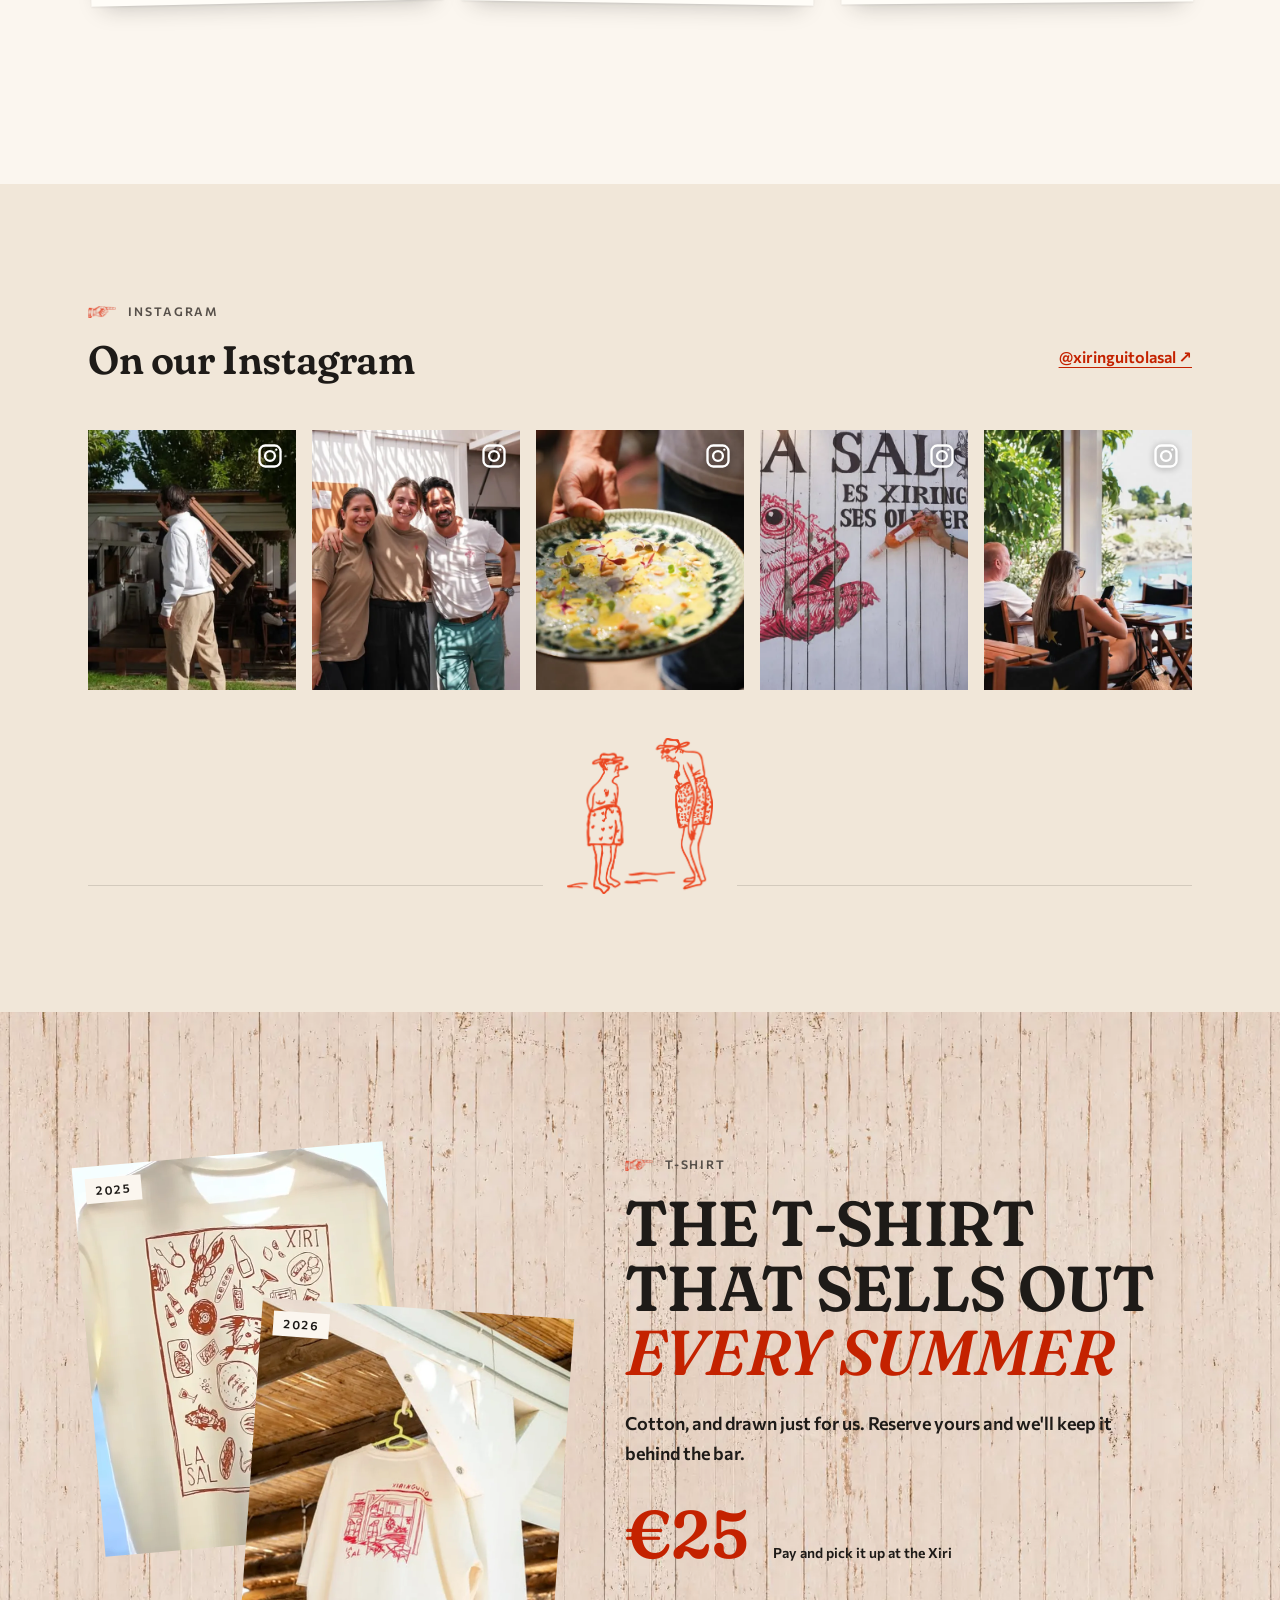
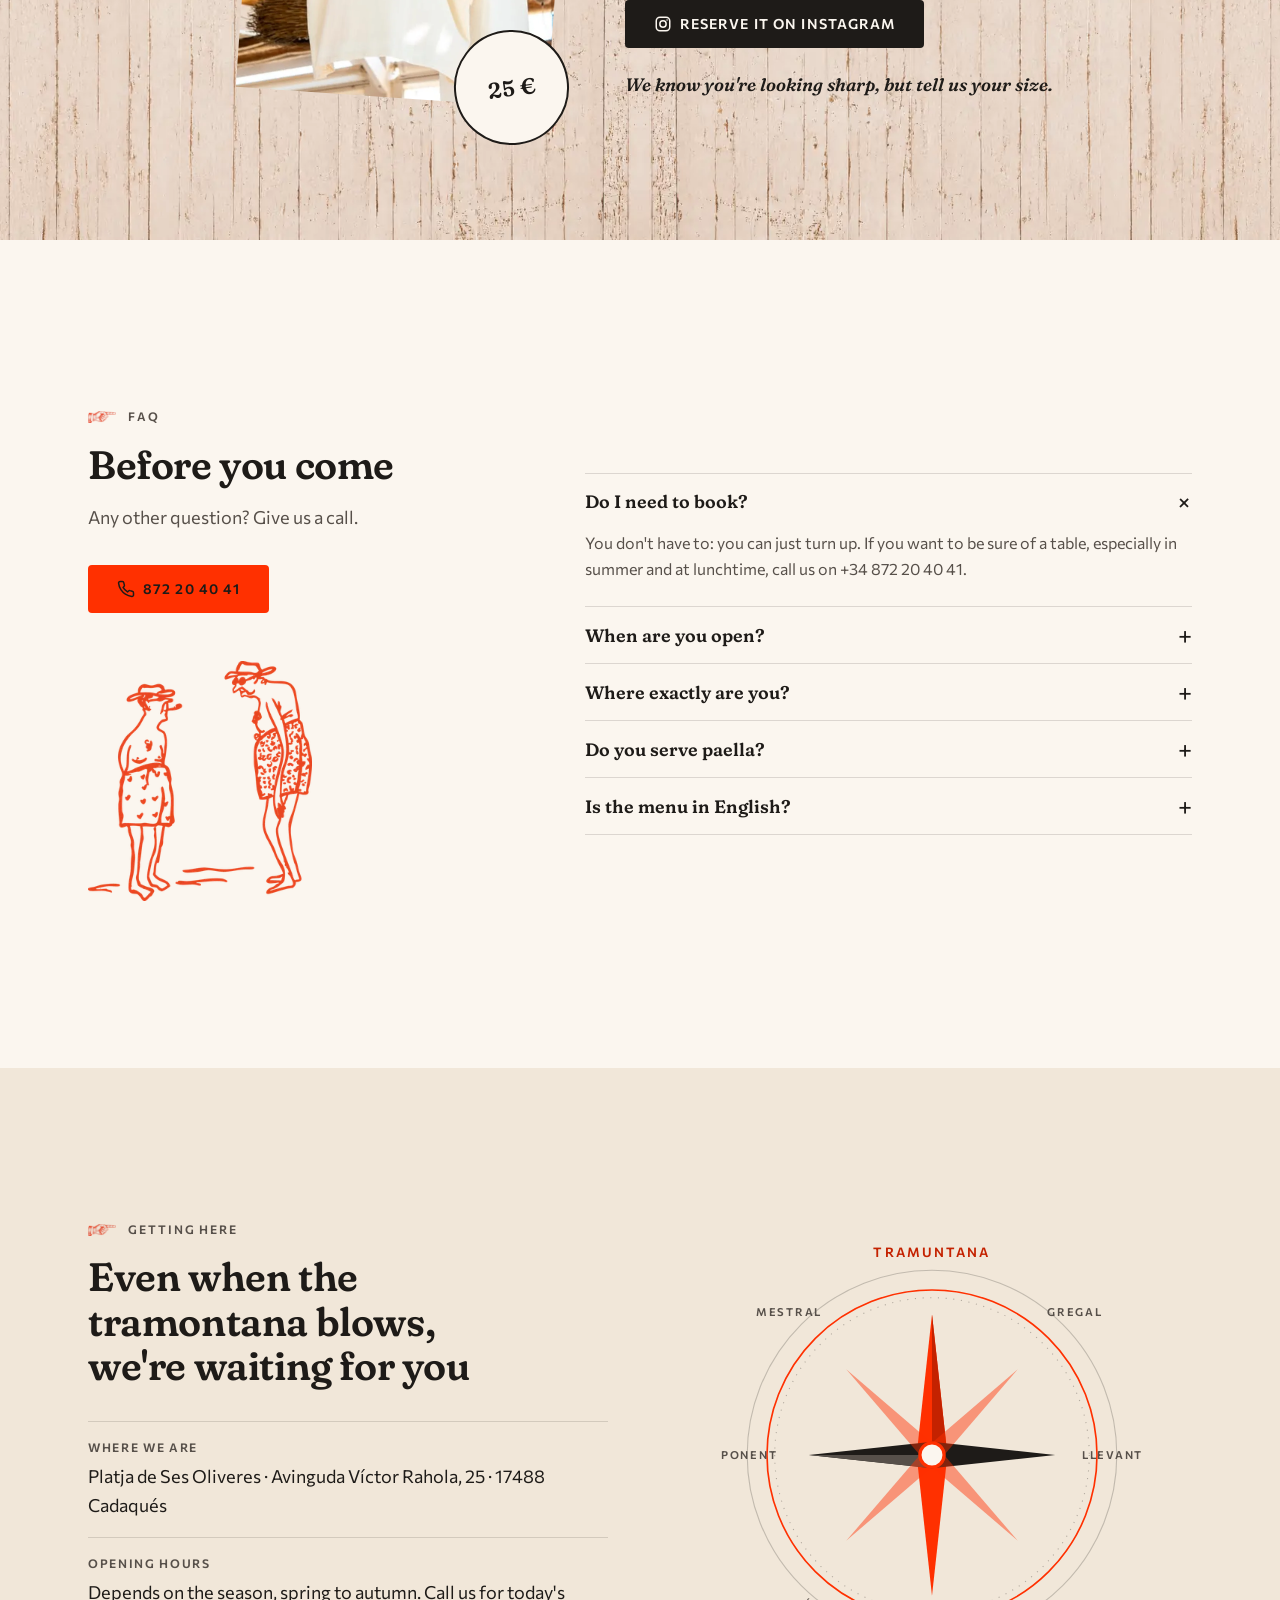
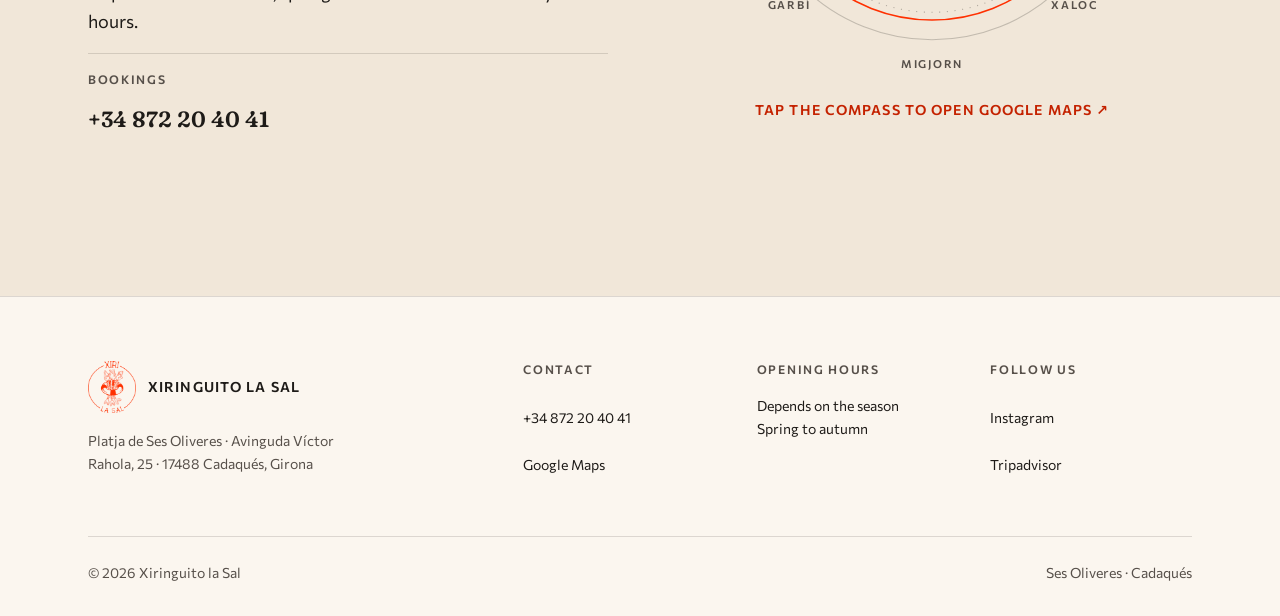
<file: Web-simple/en/index.html>
<!DOCTYPE html>
<html lang="en">
<head>
<meta charset="UTF-8">
<script>document.documentElement.classList.add('js');</script>
<meta name="viewport" content="width=device-width, initial-scale=1, viewport-fit=cover">
<title>Xiringuito la Sal · Beach bar &amp; restaurant in Cadaqués</title>
<meta name="description" content="Beach bar on Ses Oliveres beach, Cadaqués: paella, fresh fish and a terrace on the bay. Open March to October. Bookings: +34 872 20 40 41">
<meta name="robots" content="noindex">
<meta name="theme-color" content="#FBF6EF">
<link rel="canonical" href="https://www.xiringuitolasal.com/en/">
<link rel="alternate" hreflang="ca" href="https://www.xiringuitolasal.com/">
<link rel="alternate" hreflang="es" href="https://www.xiringuitolasal.com/es/">
<link rel="alternate" hreflang="fr" href="https://www.xiringuitolasal.com/fr/">
<link rel="alternate" hreflang="en" href="https://www.xiringuitolasal.com/en/">
<link rel="alternate" hreflang="x-default" href="https://www.xiringuitolasal.com/en/">
<meta property="og:url" content="https://www.xiringuitolasal.com/en/">
<meta property="og:locale" content="en_GB">
<meta property="og:type" content="restaurant">
<meta property="og:title" content="Xiringuito la Sal · Beach bar &amp; restaurant in Cadaqués">
<meta property="og:description" content="Beach bar on Ses Oliveres beach, Cadaqués: paella, fresh fish and a terrace on the bay. Open March to October. Bookings: +34 872 20 40 41">
<meta property="og:image" content="https://www.xiringuitolasal.com/assets/logo/og-terrassa-1200x630.jpg">
<link rel="icon" href="../assets/logo/favicon-32.png" sizes="32x32">
<link rel="icon" href="../assets/logo/favicon-512.png" sizes="512x512">
<link rel="apple-touch-icon" href="../assets/logo/apple-touch-icon-180.png">
<link rel="preload" as="font" type="font/woff2" href="../assets/fonts/fraunces-600-latin.woff2" crossorigin>
<link rel="preload" as="font" type="font/woff2" href="../assets/fonts/commissioner-400-latin.woff2" crossorigin>
<link rel="stylesheet" href="../assets/fonts/fonts.css">
<style>
/* ------------------------------------------------------------------
   XIRI LA SAL · versió simple (21-10-2026)
   Referència del jefe: gammarus.es. Fons llis de sorra, fotos a sang,
   blocs de text + foto alternats, una sola acció: trucar per reservar.
   2 famílies (Fraunces títols · Commissioner text), 1 accent (taronja del logo).
   ------------------------------------------------------------------ */
:root{
  --bg:#FBF6EF;            /* sorra: fons de la pàgina */
  --surface:#F1E7D9;       /* sorra fosca: blocs de text, peu */
  --text:#1E1B18;          /* carbó */
  --text-2:#57504A;        /* text secundari */
  --line:rgba(30,27,24,.14);
  --accent:#FF3000;        /* taronja del logo: botons (text carbó a sobre, 4.58:1) */
  --accent-text:#C42200;   /* taronja per a text petit sobre clar (5.87:1) */
  --on-photo:#FFFFFF;

  --f-title:'Fraunces', Georgia, 'Times New Roman', serif;
  --f-text:'Commissioner', system-ui, -apple-system, 'Segoe UI', sans-serif;

  /* escala tipogràfica (8 rols) */
  --fs-xs:.75rem;    /* 12 · etiquetes */
  --fs-sm:.875rem;   /* 14 · peus, notes */
  --fs-md:1rem;      /* 16 · text */
  --fs-lg:1.125rem;  /* 18 · entradeta */
  --fs-xl:1.375rem;  /* 22 · títol de targeta */
  --fs-2xl:clamp(1.75rem, 1.2rem + 1.6vw, 2.5rem);   /* 28-40 · títol de secció */
  --fs-3xl:clamp(2.25rem, 1.4rem + 3.2vw, 4rem);     /* 36-64 · títol de portada */

  /* espai (escala de 8) */
  --s1:8px; --s2:16px; --s3:24px; --s4:32px; --s5:48px; --s6:64px; --s7:96px; --s8:128px;
  --sec:96px;              /* aire de secció: 96 a l'escriptori, 64 al mòbil i en pantalles baixes */
  --cab:calc(100vh - var(--nav-h));   /* alçada útil sota el menú: cada secció hi cap */
  --wrap:1200px;
  --gut:clamp(16px, 4vw, 48px);
  --nav-h:72px;
  --radius:4px;
}
*,*::before,*::after{box-sizing:border-box}
html{scroll-behavior:smooth;scroll-padding-top:var(--nav-h);-webkit-text-size-adjust:100%}
@media (prefers-reduced-motion: reduce){html{scroll-behavior:auto}*{transition:none!important;animation:none!important}}
body{margin:0;background:var(--bg);color:var(--text);font:400 var(--fs-md)/1.65 var(--f-text);-webkit-font-smoothing:antialiased}
img{display:block;max-width:100%;height:auto}
a{color:inherit}
h1,h2,h3{font-family:var(--f-title);font-weight:600;line-height:1.12;letter-spacing:-.01em;margin:0;text-wrap:balance}
p{margin:0}
p+p{margin-top:var(--s2)}
.visually-hidden{position:absolute!important;width:1px;height:1px;overflow:hidden;clip:rect(0 0 0 0);white-space:nowrap}
.skip-link{position:absolute;left:var(--s2);top:-100px;z-index:100;background:var(--text);color:var(--bg);padding:var(--s1) var(--s2)}
.skip-link:focus{top:var(--s2)}
:focus-visible{outline:2px solid var(--accent-text);outline-offset:3px}
.wrap{max-width:var(--wrap);margin-inline:auto;padding-inline:var(--gut)}
.sec{padding-block:var(--sec);min-height:var(--cab);display:flex;flex-direction:column;justify-content:center}
.sec>.wrap{width:100%}
@supports (height:100svh){:root{--cab:calc(100svh - var(--nav-h))}}
@media (max-width:860px), (max-height:820px){:root{--sec:64px}}
/* Etiqueta de secció: la mateixa paraula que el menú */
.eyebrow{display:flex;align-items:center;gap:12px;margin-bottom:var(--s2);font-size:var(--fs-xs);font-weight:600;letter-spacing:.16em;text-transform:uppercase;color:var(--text-2)}
.eyebrow::before{content:"";width:28px;height:12px;flex:none;background:url("../assets/img/ma.webp") left center/contain no-repeat}
/* Capçalera de secció: títol a l'esquerra, accions a la dreta (la mateixa a totes) */
.cap{display:flex;flex-wrap:wrap;align-items:flex-end;justify-content:space-between;gap:var(--s3) var(--s5);margin-bottom:var(--s5)}
.cap h2{font-size:var(--fs-2xl);max-width:22ch}
.cap p{margin-top:var(--s2);max-width:52ch;color:var(--text-2);font-size:var(--fs-lg)}
.cap-accions{display:flex;flex-wrap:wrap;align-items:center;gap:var(--s2)}
/* Dos botons junts: sempre el mateix ample */
.cap-accions:has(.btn + .btn){display:grid;grid-auto-flow:column;grid-auto-columns:1fr}
@media (max-width:560px){ .cap-accions{width:100%;flex-wrap:nowrap} .cap-accions .btn{flex:1 1 0;padding-inline:12px;font-size:var(--fs-xs);letter-spacing:.06em} }
@media (max-height:820px) and (min-width:861px){ .cap{margin-bottom:var(--s4)} }

/* ---------- Botons: un sol component, dues variants ---------- */
.btn{display:inline-flex;align-items:center;justify-content:center;gap:var(--s1);min-height:48px;padding:12px 28px;border:1px solid transparent;border-radius:var(--radius);
  font:600 var(--fs-sm)/1 var(--f-text);letter-spacing:.08em;text-transform:uppercase;text-decoration:none;cursor:pointer;transition:background-color .2s,color .2s,border-color .2s}
.btn svg{width:18px;height:18px;flex:none}
.btn-accent{background:var(--accent);color:var(--text)}
.btn-accent:hover{background:#E62B00}
.btn-line{border-color:currentColor;background:transparent}
.btn-line:hover{background:var(--text);color:var(--bg);border-color:var(--text)}
.on-photo .btn-line{color:var(--on-photo)}
.on-photo .btn-line:hover{background:var(--on-photo);color:var(--text);border-color:var(--on-photo)}
.link{display:inline-block;padding-block:12px;font-weight:600;color:var(--accent-text);text-decoration:underline;text-underline-offset:4px}
.link:hover{color:var(--text)}

/* ---------- Capçalera ---------- */
/* Menú flotant: una barra arrodonida separada de les vores, per sobre de la foto */
.nav{position:fixed;top:12px;left:var(--gut);right:var(--gut);max-width:calc(var(--wrap) - 2 * var(--gut));margin-inline:auto;z-index:50;color:var(--text);
  background:rgba(251,246,239,.94);-webkit-backdrop-filter:blur(10px);backdrop-filter:blur(10px);border-radius:14px;box-shadow:0 10px 30px -14px rgba(30,27,24,.45);transition:transform .35s cubic-bezier(.2,.7,.2,1)}
.nav-in{height:var(--nav-h);display:flex;align-items:center;gap:var(--s4);padding-inline:var(--s3)}
.brand{display:flex;align-items:center;gap:12px;text-decoration:none;margin-right:auto;padding-right:var(--s3)}
.brand{min-height:44px}
.brand img{width:40px;height:44px;object-fit:contain}
.brand .logo-color{display:none}
.brand-nom{font:600 var(--fs-sm)/1.1 var(--f-text);letter-spacing:.08em;text-transform:uppercase}   /* com els enllaços del menú */
.nav .brand-nom{display:none}   /* al menú flotant n'hi ha prou amb el logo: el nom ja és a tot arreu */
.nav-links{display:flex;gap:var(--s3);list-style:none;margin:0;padding:0}
.nav-links a,.brand-nom{white-space:nowrap}
.nav-links a{font-size:var(--fs-sm);font-weight:600;letter-spacing:.06em;text-transform:uppercase;text-decoration:none;padding-block:var(--s1);border-bottom:1px solid transparent}
.nav-links a:hover{border-bottom-color:var(--accent)}
.nav-links a:focus:not(:focus-visible){border-bottom-color:transparent}
.lang{display:flex;gap:2px}
.lang button,.lang a{min-width:44px;min-height:44px;padding:0 6px;border:0;background:none;color:inherit;font:600 var(--fs-xs)/1 var(--f-text);letter-spacing:.08em;cursor:pointer;opacity:.75;border-bottom:1px solid transparent;text-decoration:none;display:inline-flex;align-items:center;justify-content:center}
.lang [aria-pressed="true"],.lang [aria-current="page"]{opacity:1;border-bottom:2px solid var(--accent)}
.lang svg{width:24px;height:16px;border-radius:2px;box-shadow:0 0 0 1px rgba(30,27,24,.15)}
.lang a:hover{opacity:1}
.nav .btn{min-height:44px;padding:12px 20px}
.nav.obert{background:var(--bg)}
.nav.solid .logo-blanc,.nav.obert .logo-blanc{display:none}
.nav.solid .logo-color,.nav.obert .logo-color{display:block}
.nav.amagat{transform:translateY(calc(-100% - 16px))}
/* Escriptori: el contenidor del menú no existeix (els fills van en línia a la capçalera) */
.menu{display:contents}
.menu-xarxes{display:none}
.hamb{display:none}
/* Ordre a l'escriptori: seccions, idiomes, reserva. Al mòbil els idiomes queden fora del menú, sempre a la vista */
.nav-in>nav,.menu>nav{order:1}
.nav-in>.lang{order:2}
.menu>.btn{order:3}
.hamb{order:4}
.nav-tel{display:none}
@media (max-width:960px){
  .nav-in{gap:var(--s1);padding-inline:var(--s2)}
  .brand{margin-right:auto}
  .brand,.nav-tel,.hamb{flex:none}
  .brand{min-width:44px}
  .nav-tel{order:3;display:grid;place-items:center;width:44px;height:44px;border-radius:50%;background:var(--accent);color:var(--text)}
  .nav-tel svg{width:20px;height:20px}
  .nav-in>.lang button,.nav-in>.lang a{min-width:40px}
  .lang{flex:none}
  .hamb{display:grid;place-content:center;gap:6px;width:44px;height:44px;margin-right:-10px;padding:0;border:0;background:none;color:inherit;cursor:pointer}
  .hamb span{display:block;width:24px;height:2px;background:currentColor;transition:transform .3s,opacity .2s}
  .nav.obert .hamb span:nth-child(1){transform:translateY(8px) rotate(45deg)}
  .nav.obert .hamb span:nth-child(2){opacity:0}
  .nav.obert .hamb span:nth-child(3){transform:translateY(-8px) rotate(-45deg)}
  .menu{position:fixed;top:calc(var(--nav-h) + 20px);left:var(--gut);right:var(--gut);border-radius:14px;display:none;flex-direction:column;gap:var(--s4);max-height:calc(100vh - var(--nav-h));overflow-y:auto;
    padding:var(--s4) var(--s3) var(--s5);background:var(--bg);color:var(--text);box-shadow:0 12px 24px -12px rgba(30,27,24,.25)}
  .nav.obert .menu{display:flex}
  .nav-links{flex-direction:column;gap:0}
  .nav-links a{display:block;padding:14px 0;border-bottom:1px solid var(--line);font:600 var(--fs-xl)/1.2 var(--f-title);letter-spacing:0;text-transform:none}
  .nav-links a:hover{border-bottom-color:var(--line);color:var(--accent-text)}
  .nav-in>.lang{gap:0}
  .menu .btn{width:100%;min-height:52px}
  .menu-xarxes{order:4;display:flex;justify-content:center;gap:var(--s5);list-style:none;margin:0;padding:0}
  .menu-xarxes a{display:inline-flex;align-items:center;gap:var(--s1);min-height:44px;text-decoration:none;font-weight:600;font-size:var(--fs-sm)}
  .menu-xarxes a:hover{color:var(--accent-text)}
  .menu-xarxes svg{width:22px;height:22px}
  .nav.obert .nav-tel{visibility:hidden}
  .menu .btn .btn-txt{display:inline}
}
@media (max-width:560px){
  .brand-nom{display:none}
  .nav-in{gap:4px;padding-inline:12px}
  .nav-in>.lang button,.nav-in>.lang a{min-width:34px;padding:0 3px}
  .hamb{margin-right:0}
}

/* ---------- Portada: foto a sang, logo i títol al centre ---------- */

/* Franja de reserva just sota la portada (com el «Book here» de Gammarus) */
.franja{display:flex;flex-wrap:wrap;align-items:center;justify-content:center;gap:var(--s1) var(--s3);min-height:72px;padding:var(--s2) var(--gut);background:var(--accent);color:var(--text);text-decoration:none;text-align:center}
.franja span{font-size:var(--fs-sm);font-weight:600;letter-spacing:.14em;text-transform:uppercase}
.franja strong{font:600 var(--fs-xl)/1 var(--f-title);letter-spacing:.02em}
.franja svg{width:22px;height:22px}
.franja-num{display:inline-flex;align-items:center;gap:12px;white-space:nowrap}
@media (max-width:560px){ .franja{flex-direction:column;gap:4px;padding:var(--s2) var(--gut)} .franja span{font-size:var(--fs-xs);letter-spacing:.12em} }
.franja:hover strong{text-decoration:underline;text-underline-offset:5px}

/* ---------- Blocs de text + foto a sang (patró de Gammarus) ---------- */
.split{display:grid;grid-template-columns:minmax(0,5fr) minmax(0,7fr);min-height:var(--cab)}
/* el text, centrat dins la seva columna: el mateix aire a esquerra i dreta */
.split-txt{display:flex;flex-direction:column;justify-content:center;padding:var(--sec) clamp(24px, 6vw, 96px)}
.split-txt>*{width:100%;max-width:460px;margin-inline:auto}
.split-txt h2{font-size:var(--fs-2xl);max-width:18ch}
.split-txt h1{font-size:var(--fs-2xl);max-width:18ch}
/* Sense portada: la primera secció comença sota el menú */
main > .split:first-child{margin-top:0}
main > .split:first-child .split-txt{padding-top:calc(var(--nav-h) + 12px + var(--sec))}
.split-txt p{margin-top:var(--s3);max-width:44ch;color:var(--text-2);font-size:var(--fs-lg)}
.split-txt p+p{margin-top:var(--s2)}
.split-txt .accions{margin-top:var(--s4);display:flex;flex-wrap:wrap;gap:var(--s2);align-items:center}
.split-img{position:relative;min-height:320px}
.split-img img{position:absolute;inset:0;width:100%;height:100%;object-fit:cover}
.split.fosc .split-txt{background:var(--surface)}
@media (max-width:860px){
  .split.primer .split-img{margin-top:0}
  main > .split:first-child .split-txt{padding-top:var(--s6)}
  .split{grid-template-columns:minmax(0,1fr);grid-template-rows:auto 1fr;min-height:var(--cab)}
  .split-img{order:-1;aspect-ratio:16/10;min-height:0}
  .split-txt{padding:var(--s6) var(--gut)}
}


/* ---------- L'ambient: graella de fotos amb gent (5 fotos, una d'ample) ---------- */
.ambient-grid{display:grid;grid-template-columns:repeat(4,minmax(0,1fr));grid-template-rows:repeat(2,minmax(0,1fr));gap:var(--s2);
  height:clamp(400px, calc(var(--cab) - 2 * var(--sec) - 240px), 680px);list-style:none;margin:0;padding:0}
.ambient-grid li{position:relative;overflow:hidden;background:var(--surface)}
.ambient-grid li.ample{grid-column:span 2}
.ambient-grid li.alt{grid-row:span 2}
.ambient-grid img{position:absolute;inset:0;width:100%;height:100%;object-fit:cover;transition:transform .8s cubic-bezier(.2,.7,.2,1)}
.ambient-grid li:hover img{transform:scale(1.04)}
@media (max-width:860px){
  .ambient-grid{grid-template-columns:repeat(2,minmax(0,1fr));grid-template-rows:none;grid-auto-rows:180px;height:auto}
  .ambient-grid li.alt{grid-row:span 2}
}

/* ---------- La carta: plats grans en una fila que llisca ---------- */
.banda{position:relative;display:grid;place-items:center;min-height:min(72vh,640px);padding:var(--sec) var(--gut);text-align:center;color:var(--on-photo);overflow:hidden}
.banda>img{position:absolute;inset:0;width:100%;height:100%;object-fit:cover}
.banda::after{content:"";position:absolute;inset:0;background:rgba(20,16,12,.5)}
.banda-in{position:relative;z-index:1;max-width:720px;display:flex;flex-direction:column;align-items:center}
.banda h2{font-size:var(--fs-2xl)}
.banda p{margin-top:var(--s3);font-size:var(--fs-lg)}
.banda .accions{margin-top:var(--s4);display:flex;flex-wrap:wrap;justify-content:center;gap:var(--s2)}

.carta-sec-web{background:var(--surface)}
/* tres plats a la vista, verticals (4:5) i grans; la resta, amb les fletxes o lliscant */
.plats{display:flex;gap:var(--s3);overflow-x:auto;scroll-snap-type:x mandatory;scrollbar-width:none;list-style:none;margin:0;padding:0;
  --ph-max:clamp(300px, calc(var(--cab) - 2 * var(--sec) - 300px), 560px)}
.plats::-webkit-scrollbar{display:none}
.plat{flex:0 0 calc((100% - 2 * var(--s3)) / 3);scroll-snap-align:start}
.plats-peu{display:flex;justify-content:flex-end;gap:var(--s2);margin-top:var(--s3)}
/* Nom del plat sobre la foto (no suma alçada): etiqueta a dalt, nom a sota, sobre un degradat fosc */
.plat a{position:relative;display:flex;flex-direction:column;justify-content:flex-end;aspect-ratio:4/5;max-height:var(--ph-max);width:100%;padding:var(--s3);overflow:hidden;color:var(--on-photo);text-decoration:none;background:var(--surface)}
.plat .ph{position:absolute;inset:0}
.plat .ph::after{content:"";position:absolute;inset:0;background:linear-gradient(180deg,rgba(20,16,12,0) 35%,rgba(20,16,12,.72) 100%)}
.plat img{width:100%;height:100%;object-fit:cover;transition:transform .6s cubic-bezier(.2,.7,.2,1)}
.plat a:hover img{transform:scale(1.04)}
.plat h3,.plat small{position:relative;z-index:1}
.plat h3{font:600 var(--fs-xl)/1.25 var(--f-title);text-shadow:0 1px 8px rgba(0,0,0,.35)}
.plat small{order:-1;margin-bottom:4px;font-size:var(--fs-xs);font-weight:600;letter-spacing:.12em;text-transform:uppercase;opacity:.9}
.plat-nota{display:flex;flex-direction:column;justify-content:center;gap:var(--s1);padding:var(--s3);background:var(--surface)}
.plat-nota h3{font-size:var(--fs-xl);margin-bottom:var(--s1)}
.plat-nota p{color:var(--text-2);font-size:var(--fs-sm);line-height:1.5}
.plat-nota p+p{margin-top:0}
/* Mòbil: els plats llisquen de costat (com Instagram) i la secció cap en una pantalla */
@media (max-width:960px){
  .plats{gap:var(--s2);overscroll-behavior-x:contain}
  .plat,.plat-nota{flex:0 0 84%}
  .plat a{max-height:min(62vh,560px)}
  .plats-peu{display:none}
}
/* Punts sota el carrusel: gris = hi ha més fotos; fosc = la que es veu */
.punts{display:none}
@media (max-width:960px){
  .punts{display:flex;justify-content:center;gap:var(--s1);margin-top:var(--s3)}
  .punts span{width:8px;height:8px;border-radius:50%;background:#CFC6BA;transition:background-color .2s,transform .2s}
  .punts span.on{background:var(--text-2);transform:scale(1.25)}
}

/* ---------- Opinions ---------- */
.opinions{background:var(--bg)}
.ressenyes{display:grid;grid-template-columns:repeat(3,1fr);gap:var(--s3);list-style:none;margin:0;padding:0}
.ressenya[hidden]{display:none}
.ressenyes{padding-top:var(--s2)}
.ressenya{position:relative;display:flex;flex-direction:column;gap:var(--s2);padding:var(--s5) var(--s4) var(--s4);background:#FFFDF8;
  box-shadow:0 1px 2px rgba(30,27,24,.08),0 12px 24px -12px rgba(30,27,24,.28);rotate:var(--gir,0deg)}
.ressenya:nth-child(3n+1){--gir:-1.2deg}
.ressenya:nth-child(3n+2){--gir:.9deg}
.ressenya:nth-child(3n){--gir:-.5deg}
/* Tros de cel·lo: translúcid, una mica tort i amb les puntes estripades */
.ressenya::before{content:"";position:absolute;top:-14px;left:50%;width:104px;height:30px;translate:-50% 0;rotate:calc(var(--gir,0deg) * -2.5 - 2deg);
  background:linear-gradient(180deg,rgba(255,255,255,.35),rgba(255,255,255,0) 60%),rgba(236,226,200,.72);box-shadow:0 1px 2px rgba(30,27,24,.12);
  clip-path:polygon(0 4%,4% 0,8% 6%,12% 0,88% 0,92% 5%,96% 0,100% 6%,100% 94%,96% 100%,92% 95%,88% 100%,12% 100%,8% 94%,4% 100%,0 95%)}
.ressenya .estrelles{color:var(--accent-text);letter-spacing:.12em;font-size:var(--fs-md)}
.ressenya blockquote{margin:0;flex:1;font:600 var(--fs-lg)/1.5 var(--f-title)}
.ressenya footer{font-size:var(--fs-sm);color:var(--text-2)}
.ressenya footer b{color:var(--text);font-weight:600}
.ressenya .trad{font-style:italic}
.ressenya.entra{animation:entra .45s ease both}
@keyframes entra{from{opacity:0;translate:0 8px}to{opacity:1;translate:0 0}}
.opinions-peu{margin-top:var(--s4);text-align:right}
.fletxa{width:48px;height:48px;display:grid;place-items:center;border:1px solid var(--text);border-radius:50%;background:none;color:var(--text);cursor:pointer}
.fletxa:hover{background:var(--text);color:var(--bg)}
.fletxa svg{width:20px;height:20px}
@media (max-width:1000px){ .ressenyes{grid-template-columns:repeat(2,1fr)} }
@media (max-width:640px){ .ressenyes{grid-template-columns:1fr} .opinions-peu{text-align:left} }

/* ---------- Samarreta: com a la versió desenfadada (sobre la fusta del xiringuito) ---------- */
.fusta{background:var(--surface) url("../assets/img/fusta.webp") center/cover}
.sam-grid{display:grid;grid-template-columns:minmax(0,5fr) minmax(0,6fr);gap:var(--s6);align-items:center}
.sam-fotos{position:relative;width:min(100%, calc((var(--cab) - 2 * var(--sec)) * .78));aspect-ratio:4/5;justify-self:center}
.sam-f{position:absolute;margin:0;width:66%}
.sam-f img{width:100%;aspect-ratio:4/5;object-fit:cover}
.sam-f figcaption{position:absolute;left:12px;top:12px;padding:4px 10px;background:var(--bg);font:600 var(--fs-xs)/1.4 var(--f-text);letter-spacing:.14em}
.sam-f.f25{left:0;top:4%;rotate:-5deg}
.sam-f.f26{right:0;bottom:4%;rotate:4deg}
.sam-preu{position:absolute;right:-8px;bottom:-24px;z-index:2;width:clamp(96px,9vw,128px);aspect-ratio:1;display:grid;place-items:center;border-radius:50%;background:var(--bg);border:2px solid var(--text);font:600 var(--fs-xl)/1 var(--f-title);rotate:-8deg}
.sam-txt h2{font-size:var(--fs-3xl);line-height:1.02;text-transform:uppercase}
.sam-txt h2 em{font-style:italic;color:var(--accent-text)}
.sam-txt>p{margin-top:var(--s3);max-width:44ch;font-size:var(--fs-lg);font-weight:600}
.preu{margin-top:var(--s4);display:flex;align-items:baseline;gap:var(--s3);flex-wrap:wrap}
.preu strong{font:600 clamp(2.75rem, 1.8rem + 3vw, 4.5rem)/1 var(--f-title);color:var(--accent-text)}
.preu span{font-size:var(--fs-sm);font-weight:600}
.sam-txt .accions{margin-top:var(--s4)}
.btn-fosc{background:var(--text);color:var(--bg)}
.btn-fosc:hover{background:#000}
.sam-txt p.talla{margin-top:var(--s3);font:italic 600 var(--fs-lg)/1.4 var(--f-title)}
.sam-txt p.avis-copiat{margin-top:var(--s1);font-size:var(--fs-sm)}
@media (max-width:860px){ .sam-grid{grid-template-columns:1fr;gap:var(--s6)} .sam-fotos{width:min(86%,380px)} }

/* ---------- Instagram (com a Gula) ---------- */
.ig-sec{background:var(--surface)}
.posts{display:grid;grid-template-columns:repeat(5,1fr);gap:var(--s2);list-style:none;margin:0;padding:0}
.post a{position:relative;display:block;aspect-ratio:4/5;overflow:hidden;background:var(--surface)}
.post img{width:100%;height:100%;object-fit:cover;transition:transform .6s cubic-bezier(.2,.7,.2,1)}
.post a:hover img{transform:scale(1.04)}
.post .ig{position:absolute;top:12px;right:12px;width:28px;height:28px;color:#fff;filter:drop-shadow(0 1px 3px rgba(0,0,0,.4))}
/* Separador amb els banyistes: omple el buit de sota el feed i tanca la secció (alçada segons la pantalla) */
.separador{display:flex;align-items:flex-end;gap:var(--s3);margin-top:var(--s5)}
.separador span{flex:1;height:1px;background:var(--line);margin-bottom:var(--s1)}
.separador img{width:auto;height:clamp(80px, calc(var(--cab) - 2 * var(--sec) - 480px), 160px)}
@media (max-width:900px){ .separador img{height:112px} }
@media (max-width:900px){
  .posts{display:flex;overflow-x:auto;scroll-snap-type:x mandatory;margin-inline:calc(var(--gut) * -1);padding-inline:var(--gut);scroll-padding-inline:var(--gut);scrollbar-width:none}
  .posts::-webkit-scrollbar{display:none}
  .post{flex:0 0 min(60vw,280px);scroll-snap-align:start}
}

/* ---------- Preguntes: títol a l'esquerra, acordió a la dreta ---------- */
.faq{background:var(--bg)}
.faq-grid{display:grid;grid-template-columns:minmax(0,5fr) minmax(0,7fr);gap:var(--s6);align-items:center}
.cap-faq h2{font-size:var(--fs-2xl);max-width:16ch}
.cap-faq p{margin-top:var(--s2);color:var(--text-2);font-size:var(--fs-lg)}
.cap-faq .btn{margin-top:var(--s4)}
.cap-faq{display:flex;flex-direction:column;align-items:flex-start}
.faq-il{margin-top:var(--s5);width:auto;height:clamp(120px, calc(var(--cab) - 2 * var(--sec) - 360px), 240px)}
@media (max-width:860px){ .faq-il{display:none} }
.faq-llista{border-top:1px solid var(--line)}
.faq-llista details{border-bottom:1px solid var(--line)}
.faq-llista summary{display:flex;justify-content:space-between;align-items:center;gap:var(--s2);min-height:56px;padding:var(--s2) 0;cursor:pointer;list-style:none;font:600 var(--fs-lg)/1.3 var(--f-title)}
.faq-llista summary::-webkit-details-marker{display:none}
.faq-llista summary::after{content:"+";flex:none;font:400 1.5rem/1 var(--f-text);transition:transform .2s}
.faq-llista details[open] summary::after{transform:rotate(45deg)}
.faq-llista details p{padding:0 0 var(--s3);max-width:60ch;color:var(--text-2)}
@media (max-width:860px){ .faq-grid{grid-template-columns:minmax(0,1fr);gap:var(--s4)} }

/* ---------- Com arribar: fosca, dades a l'esquerra i rosa dels vents a la dreta ---------- */
.arribar{background:var(--surface);color:var(--text)}   /* sense el negre: la web només fa servir sorra, fusta i taronja */
.arribar .eyebrow{color:var(--text-2)}
.arribar .wrap{display:grid;grid-template-columns:minmax(0,1fr) minmax(0,1fr);gap:var(--s6);align-items:center}
.arribar h2{font-size:var(--fs-2xl);max-width:18ch}
.dades{margin-top:var(--s4);display:grid;gap:var(--s2)}
.dada{display:grid;gap:4px;padding-top:var(--s2);border-top:1px solid var(--line)}
.dada b{font-size:var(--fs-xs);font-weight:600;letter-spacing:.14em;text-transform:uppercase;color:var(--text-2)}
.dada a,.dada span{font-size:var(--fs-lg);text-decoration:none}
.dada a{padding-block:12px}
.dada a:hover{text-decoration:underline;text-underline-offset:4px}
.dada .tel{font:600 var(--fs-xl)/1.2 var(--f-title)}
.rosa{display:grid;justify-items:center;gap:var(--s2);text-decoration:none;color:var(--text)}
.rosa svg{width:min(100%,440px);max-height:calc(var(--cab) - 2 * var(--sec) - 48px);height:auto;overflow:visible}
/* Agulla: gira sobre el centre de la rosa (200,200 del viewBox) */
.rosa .agulla{transform-box:view-box;transform-origin:200px 200px;transition:transform .9s cubic-bezier(.34,1.56,.64,1)}
.rosa:hover .agulla,.rosa:focus-visible .agulla{transform:rotate(-38deg)}
.rosa.is-visible .agulla{animation:busca-nord 2s cubic-bezier(.25,.8,.3,1)}
@keyframes busca-nord{0%{transform:rotate(-200deg)}70%{transform:rotate(14deg)}85%{transform:rotate(-5deg)}100%{transform:rotate(0)}}
.rosa .vent{font:600 10px var(--f-text);letter-spacing:.16em;text-transform:uppercase;fill:var(--text-2)}
.rosa .vent.nord{fill:var(--accent-text);font-size:12px}
.rosa .cta{font:600 var(--fs-sm)/1 var(--f-text);letter-spacing:.08em;text-transform:uppercase;color:var(--accent-text);padding-block:12px}
.rosa:hover .cta{text-decoration:underline;text-underline-offset:5px}
@media (max-width:860px){ .arribar .wrap{grid-template-columns:1fr} .rosa{justify-self:center} .rosa svg{width:min(100%,150px);max-height:none} .arribar .wrap{gap:var(--s3)} }

/* ---------- Peu ---------- */
.peu-web{background:var(--bg);border-top:1px solid var(--line);padding-block:var(--s6) var(--s4);font-size:var(--fs-sm)}
.peu-grid{display:grid;grid-template-columns:2fr 1fr 1fr 1fr;gap:var(--s4)}
.peu-web .brand{color:var(--text)}
.peu-web .brand img{width:48px;height:52px}
.peu-web h3{font:600 var(--fs-xs)/1.4 var(--f-text);letter-spacing:.14em;text-transform:uppercase;color:var(--text-2);margin-bottom:var(--s2)}
.peu-web ul{list-style:none;margin:0;padding:0;display:grid;gap:0}
.peu-web li a{display:inline-block;padding-block:12px}
.peu-web a{text-decoration:none}
.peu-web a:hover{text-decoration:underline;text-underline-offset:3px}
.peu-adr{margin-top:var(--s2);color:var(--text-2);max-width:32ch}
.peu-baix{margin-top:var(--s5);padding-top:var(--s3);border-top:1px solid var(--line);display:flex;flex-wrap:wrap;justify-content:space-between;gap:var(--s2);color:var(--text-2)}
@media (max-width:860px){ .peu-grid{grid-template-columns:1fr 1fr} .peu-marca{grid-column:1/-1} }

/* ---------- Aparició suau en entrar a la pantalla ---------- */
.js .rv{opacity:0;transform:translateY(16px);transition:opacity .7s ease,transform .7s cubic-bezier(.2,.7,.2,1)}
.js .rv.vist{opacity:1;transform:none}
@media (prefers-reduced-motion: reduce){ .js .rv{opacity:1;transform:none} }
</style>
<script type="application/ld+json">
{
 "@context": "https://schema.org",
 "@graph": [
  {
   "@type": "Restaurant",
   "@id": "https://www.xiringuitolasal.com/#restaurant",
   "name": "Xiringuito la Sal",
   "alternateName": [
    "La Sal Es Xiringuito Ses Oliveres",
    "Xiri la Sal"
   ],
   "description": "Beach bar on Ses Oliveres beach, Cadaqués: paella, fresh fish and a terrace on the bay. Open March to October. Bookings: +34 872 20 40 41",
   "url": "https://www.xiringuitolasal.com/en/",
   "telephone": "+34872204041",
   "image": [
    "https://www.xiringuitolasal.com/assets/img/hero-2400.webp",
    "https://www.xiringuitolasal.com/assets/logo/og-terrassa-1200x630.jpg"
   ],
   "logo": "https://www.xiringuitolasal.com/assets/logo/favicon-512.png",
   "address": {
    "@type": "PostalAddress",
    "streetAddress": "Avinguda Víctor Rahola, 25",
    "addressLocality": "Cadaqués",
    "postalCode": "17488",
    "addressRegion": "Girona",
    "addressCountry": "ES"
   },
   "geo": {
    "@type": "GeoCoordinates",
    "latitude": 42.2857466,
    "longitude": 3.2851119
   },
   "hasMap": "https://maps.app.goo.gl/VqkFJobXDxhRsfKD7",
   "servesCuisine": [
    "Mediterranean",
    "Seafood",
    "Paella and rice",
    "Tapas"
   ],
   "priceRange": "€€",
   "acceptsReservations": true,
   "hasMenu": "https://www.xiringuitolasal.com/en/menu/#menu",
   "sameAs": [
    "https://www.instagram.com/xiringuitolasal/",
    "https://www.tripadvisor.es/Restaurant_Review-g580326-d12834000-Reviews-Xiringuito_La_Sal-Cadaques_Costa_Brava_Province_of_Girona_Catalonia.html"
   ]
  },
  {
   "@type": "WebSite",
   "@id": "https://www.xiringuitolasal.com/#web",
   "name": "Xiringuito la Sal",
   "url": "https://www.xiringuitolasal.com/",
   "inLanguage": [
    "ca",
    "es",
    "fr",
    "en"
   ]
  },
  {
   "@type": "FAQPage",
   "@id": "https://www.xiringuitolasal.com/en/#preguntes",
   "inLanguage": "en",
   "mainEntity": [
    {
     "@type": "Question",
     "name": "Do I need to book?",
     "acceptedAnswer": {
      "@type": "Answer",
      "text": "You don't have to: you can just turn up. If you want to be sure of a table, especially in summer and at lunchtime, call us on +34 872 20 40 41."
     }
    },
    {
     "@type": "Question",
     "name": "When are you open?",
     "acceptedAnswer": {
      "@type": "Answer",
      "text": "Opening hours change with the season. We open from spring to autumn; to check today's hours, give us a call or look at our Instagram. In winter the beach bar is taken down."
     }
    },
    {
     "@type": "Question",
     "name": "Where exactly are you?",
     "acceptedAnswer": {
      "@type": "Answer",
      "text": "On Ses Oliveres beach, at Avinguda Víctor Rahola 25, in Cadaqués."
     }
    },
    {
     "@type": "Question",
     "name": "Do you serve paella?",
     "acceptedAnswer": {
      "@type": "Answer",
      "text": "Yes, rice dishes cooked in the paella pan. The most ordered is creamy rice with cuttlefish and red prawn. Minimum 2 people, about 20 minutes."
     }
    },
    {
     "@type": "Question",
     "name": "Is the menu in English?",
     "acceptedAnswer": {
      "@type": "Answer",
      "text": "Yes. The menu is in Catalan, Spanish, French and English, here on the website and as a PDF."
     }
    }
   ]
  }
 ]
}
</script>
</head>
<body>

<a class="skip-link" href="#main" data-i18n="skip">Skip to content</a>

<header class="nav solid" id="nav">
  <div class="nav-in">
    <a class="brand" href="#xiringuito" aria-label="Xiringuito la Sal">
      <img class="logo-blanc" src="../assets/logo/logo-blanc-320.webp" alt="" width="292" height="320">
      <img class="logo-color" src="../assets/logo/logo-taronja-160.webp" alt="" width="146" height="160">
      <span class="brand-nom">Xiringuito la Sal</span>
    </a>
    <div class="lang" role="group" aria-label="Language" data-i18n-aria="lang_label">
      <a href="../" lang="ca" hreflang="ca"><svg viewBox="0 0 30 20" aria-hidden="true"><rect width="30" height="20" fill="#FCDD09"/><path d="M0 3.3h30M0 7.8h30M0 12.2h30M0 16.7h30" stroke="#DA121A" stroke-width="2.2"/></svg><span class="visually-hidden">Català</span></a>
      <a href="../es/" lang="es" hreflang="es"><svg viewBox="0 0 30 20" aria-hidden="true"><rect width="30" height="20" fill="#AA151B"/><rect y="5" width="30" height="10" fill="#F1BF00"/></svg><span class="visually-hidden">Español</span></a>
      <a href="../fr/" lang="fr" hreflang="fr"><svg viewBox="0 0 30 20" aria-hidden="true"><rect width="30" height="20" fill="#ED2939"/><rect width="20" height="20" fill="#fff"/><rect width="10" height="20" fill="#002395"/></svg><span class="visually-hidden">Français</span></a>
      <a href="./" lang="en" hreflang="en" aria-current="page"><svg viewBox="0 0 30 20" aria-hidden="true"><rect width="30" height="20" fill="#012169"/><path d="M0 0l30 20M30 0L0 20" stroke="#fff" stroke-width="4"/><path d="M0 0l30 20M30 0L0 20" stroke="#C8102E" stroke-width="1.6"/><path d="M15 0v20M0 10h30" stroke="#fff" stroke-width="6"/><path d="M15 0v20M0 10h30" stroke="#C8102E" stroke-width="3.4"/></svg><span class="visually-hidden">English</span></a>
    </div>
    <a class="nav-tel" href="tel:+34872204041" aria-label="Call to book: 872 20 40 41" data-i18n-aria="nav_tel_aria"><svg viewBox="0 0 24 24" fill="none" stroke="currentColor" stroke-width="2" stroke-linecap="round" stroke-linejoin="round" aria-hidden="true"><path d="M22 16.9v3a2 2 0 0 1-2.2 2 19.8 19.8 0 0 1-8.6-3.1 19.5 19.5 0 0 1-6-6A19.8 19.8 0 0 1 2.1 4.2 2 2 0 0 1 4.1 2h3a2 2 0 0 1 2 1.7c.1 1 .4 1.9.7 2.8a2 2 0 0 1-.5 2.1L8.1 9.9a16 16 0 0 0 6 6l1.3-1.3a2 2 0 0 1 2.1-.4c.9.3 1.8.6 2.8.7a2 2 0 0 1 1.7 2z"/></svg></a>
    <button class="hamb" type="button" aria-expanded="false" aria-controls="menu" aria-label="Menu" data-i18n-aria="menu_aria"><span></span><span></span><span></span></button>
    <div class="menu" id="menu">
    <nav aria-label="Main" data-i18n-aria="nav_label">
      <ul class="nav-links">
        <li><a href="#xiringuito" data-i18n="nav_xiri">The Xiringuito</a></li>
        <li><a href="#carta" data-i18n="nav_carta">Menu</a></li>
        <li><a href="#samarreta" data-i18n="nav_shop">T-shirt</a></li>
        <li><a href="#arribar" data-i18n="nav_arribar">Getting here</a></li>
      </ul>
    </nav>

    <a class="btn btn-accent" href="tel:+34872204041" aria-label="Book: 872 20 40 41" data-i18n-aria="nav_reserva_aria">
      <svg viewBox="0 0 24 24" fill="none" stroke="currentColor" stroke-width="2" stroke-linecap="round" stroke-linejoin="round" aria-hidden="true"><path d="M22 16.9v3a2 2 0 0 1-2.2 2 19.8 19.8 0 0 1-8.6-3.1 19.5 19.5 0 0 1-6-6A19.8 19.8 0 0 1 2.1 4.2 2 2 0 0 1 4.1 2h3a2 2 0 0 1 2 1.7c.1 1 .4 1.9.7 2.8a2 2 0 0 1-.5 2.1L8.1 9.9a16 16 0 0 0 6 6l1.3-1.3a2 2 0 0 1 2.1-.4c.9.3 1.8.6 2.8.7a2 2 0 0 1 1.7 2z"/></svg>
      <span class="btn-txt" data-i18n="nav_reserva">Book</span>
    </a>
    <ul class="menu-xarxes">
      <li><a href="https://www.instagram.com/xiringuitolasal/" target="_blank" rel="noopener"><svg viewBox="0 0 24 24" fill="none" stroke="currentColor" stroke-width="2" aria-hidden="true"><rect x="3" y="3" width="18" height="18" rx="5"/><circle cx="12" cy="12" r="4.2"/><circle cx="17.4" cy="6.6" r="1" fill="currentColor" stroke="none"/></svg><span>Instagram</span><span class="visually-hidden" data-i18n="nova"> (opens in a new tab)</span></a></li>
      <li><a href="https://www.tripadvisor.es/Restaurant_Review-g580326-d12834000-Reviews-Xiringuito_La_Sal-Cadaques_Costa_Brava_Province_of_Girona_Catalonia.html" target="_blank" rel="noopener"><svg viewBox="0 0 24 24" fill="none" stroke="currentColor" stroke-width="1.8" aria-hidden="true"><circle cx="7" cy="13" r="3.6"/><circle cx="17" cy="13" r="3.6"/><circle cx="7" cy="13" r="1" fill="currentColor"/><circle cx="17" cy="13" r="1" fill="currentColor"/><path d="M3.5 9.5C6 7.2 9 6 12 6s6 1.2 8.5 3.5M12 9.5l-1.6 2.2M12 9.5l1.6 2.2"/></svg><span>Tripadvisor</span><span class="visually-hidden" data-i18n="nova"> (opens in a new tab)</span></a></li>
    </ul>
    </div>
  </div>
</header>

<main id="main">

<!-- 1. El Xiringuito: el primer que es veu (sense portada, decisió del jefe 26-10-2026) (només el que sabem del client: la terrassa, l'arbre, la temporada) -->
<section class="split fosc primer" id="xiringuito" aria-labelledby="xiri-t">
  <div class="split-txt rv">
    <span class="eyebrow" data-i18n="ey_xiri">The Xiringuito</span>
    <h1 id="xiri-t" data-i18n="xiri_h2">We belong to summer. The rest is beach</h1>
    <p data-i18n="xiri_p1">Set up on Ses Oliveres beach for several seasons, we are a wood-and-wicker terrace built around a tree that was here long before us.</p>
    <p data-i18n="xiri_p2">Every season we come back and put the terrace up around the same tree. When summer ends we take it all down, and the beach is a beach again until next year.</p>
  </div>
  <div class="split-img"><img src="../assets/img/ambient-terrassa.webp" sizes="(max-width:860px) 100vw, 58vw" alt="The Xiringuito la Sal terrace full of people having lunch" data-i18n-alt="xiri_alt" width="1100" height="1375" fetchpriority="high"></div>
</section>

<!-- Acció principal: reservar per telèfon -->
<a class="franja" href="tel:+34872204041" id="reserva">
  <span data-i18n="band_txt">Book by phone</span>
  <span class="franja-num"><strong>872 20 40 41</strong><svg viewBox="0 0 24 24" fill="none" stroke="currentColor" stroke-width="2" stroke-linecap="round" stroke-linejoin="round" aria-hidden="true"><path d="M22 16.9v3a2 2 0 0 1-2.2 2 19.8 19.8 0 0 1-8.6-3.1 19.5 19.5 0 0 1-6-6A19.8 19.8 0 0 1 2.1 4.2 2 2 0 0 1 4.1 2h3a2 2 0 0 1 2 1.7c.1 1 .4 1.9.7 2.8a2 2 0 0 1-.5 2.1L8.1 9.9a16 16 0 0 0 6 6l1.3-1.3a2 2 0 0 1 2.1-.4c.9.3 1.8.6 2.8.7a2 2 0 0 1 1.7 2z"/></svg></span>
</a>

<!-- 2. L'ambient: fotos de la gent i del bon rotllo (fotos del client) -->
<section class="sec" id="ambient" aria-labelledby="amb-t">
  <div class="wrap">
    <div class="cap rv">
      <div>
        <span class="eyebrow" data-i18n="ey_amb">The vibe</span>
        <h2 id="amb-t" data-i18n="amb_h2">People come here to have a good time</h2>
        <p data-i18n="amb_p">Waiters who love a joke, paellas straight off the fire and the bay as a backdrop.</p>
      </div>
    </div>
    <ul class="ambient-grid rv">
      <li class="alt"><img src="../assets/img/ambient-cambrer.webp" alt="A waiter carrying beers across the terrace" data-i18n-alt="amb1_alt" width="800" height="1000" loading="lazy" decoding="async"></li>
      <li class="ample"><img src="../assets/img/ambient-dinar.webp" alt="Friends having lunch on the terrace by the bay" data-i18n-alt="amb3_alt" width="1200" height="800" loading="lazy" decoding="async"></li>
      <li class="alt"><img src="../assets/img/ambient-llobregant.webp" alt="A cook showing off a freshly caught lobster" data-i18n-alt="amb4_alt" width="800" height="1000" loading="lazy" decoding="async"></li>
      <li><img src="../assets/img/ambient-cadires.webp" alt="Two friends taking it easy outside the beach bar" data-i18n-alt="amb2_alt" width="800" height="1000" loading="lazy" decoding="async"></li>
      <li class=""><img src="../assets/img/ambient-paella.webp" alt="A waiter serving a paella on the terrace" data-i18n-alt="amb5_alt" width="800" height="1000" loading="lazy" decoding="async"></li>
    </ul>
  </div>
</section>

<!-- 3. La carta: un sol botó (la carta en l'idioma de la pàgina) + plats destacats grans -->
<section class="sec carta-sec-web" id="carta" aria-labelledby="carta-t">
  <div class="wrap">
    <div class="cap rv">
      <div>
        <span class="eyebrow" data-i18n="ey_carta">The menu</span>
        <h2 id="carta-t" data-i18n="carta_h2">Lunch facing the bay of Cadaqués</h2>
        <p data-i18n="carta_p">Paella-style creamy rice, catch of the day, small plates and desserts.</p>
      </div>
      <div class="cap-accions">
        <a class="btn btn-accent" href="../assets/carta/carta-fr-en.pdf" target="_blank" rel="noopener" data-carta><span data-i18n="carta_btn">See the menu</span><span class="visually-hidden" data-i18n="pdf_nova"> (PDF, opens in a new tab)</span></a>
      </div>
    </div>
    <ul class="plats">
      <li class="plat rv"><a href="../assets/carta/carta-fr-en.pdf" target="_blank" rel="noopener" data-carta><span class="ph"><img src="../assets/img/plat-arros.webp" alt="" width="800" height="800" loading="lazy" decoding="async"></span><h3 data-i18n="d1_name">Creamy rice with cuttlefish and red prawn</h3><small data-i18n="d1_tag">Most ordered</small><span class="visually-hidden" data-i18n="pdf_nova"> (PDF, opens in a new tab)</span></a></li>
      <li class="plat rv"><a href="../assets/carta/carta-fr-en.pdf" target="_blank" rel="noopener" data-carta><span class="ph"><img src="../assets/img/plat-peix-del-dia.webp" alt="" width="800" height="800" loading="lazy" decoding="async"></span><h3 data-i18n="d4_name">Catch of the day, always fresh</h3><small data-i18n="d4_tag">Today</small><span class="visually-hidden" data-i18n="pdf_nova"> (PDF, opens in a new tab)</span></a></li>
      <li class="plat rv"><a href="../assets/carta/carta-fr-en.pdf" target="_blank" rel="noopener" data-carta><span class="ph"><img src="../assets/img/plat-anxoves.webp" alt="" width="800" height="800" loading="lazy" decoding="async"></span><h3 data-i18n="d2_name">Eni's anchovies</h3><small data-i18n="d2_tag">To share</small><span class="visually-hidden" data-i18n="pdf_nova"> (PDF, opens in a new tab)</span></a></li>
      <li class="plat rv"><a href="../assets/carta/carta-fr-en.pdf" target="_blank" rel="noopener" data-carta><span class="ph"><img src="../assets/img/plat-calamars.webp" alt="" width="800" height="800" loading="lazy" decoding="async"></span><h3 data-i18n="d3_name">Andalusian-style squid with black and white aioli</h3><small data-i18n="d3_tag">Fried</small><span class="visually-hidden" data-i18n="pdf_nova"> (PDF, opens in a new tab)</span></a></li>
      <li class="plat rv"><a href="../assets/carta/carta-fr-en.pdf" target="_blank" rel="noopener" data-carta><span class="ph"><img src="../assets/img/plat-turbot.webp" alt="" width="800" height="800" loading="lazy" decoding="async"></span><h3 data-i18n="d5_name">Our fried turbot</h3><small data-i18n="d5_tag">The classic</small><span class="visually-hidden" data-i18n="pdf_nova"> (PDF, opens in a new tab)</span></a></li>
      <li class="plat rv"><a href="../assets/carta/carta-fr-en.pdf" target="_blank" rel="noopener" data-carta><span class="ph"><img src="../assets/img/plat-tiradito.webp" alt="" width="800" height="800" loading="lazy" decoding="async"></span><h3 data-i18n="d6_name">Tiradito of the day</h3><small data-i18n="d6_tag">Raw and fresh</small><span class="visually-hidden" data-i18n="pdf_nova"> (PDF, opens in a new tab)</span></a></li>
      <li class="plat rv"><a href="../assets/carta/carta-fr-en.pdf" target="_blank" rel="noopener" data-carta><span class="ph"><img src="../assets/img/plat-coulant.webp" alt="" width="800" height="800" loading="lazy" decoding="async"></span><h3 data-i18n="d7_name">Chocolate coulant with hazelnut ice cream</h3><small data-i18n="d7_tag">Dessert</small><span class="visually-hidden" data-i18n="pdf_nova"> (PDF, opens in a new tab)</span></a></li>
      <li class="plat rv"><a href="../assets/carta/carta-fr-en.pdf" target="_blank" rel="noopener" data-carta><span class="ph"><img src="../assets/img/plat-croquetes.webp" alt="" width="800" height="800" loading="lazy" decoding="async"></span><h3 data-i18n="d8_name">Croquettes of the day</h3><small data-i18n="d8_tag">To share</small><span class="visually-hidden" data-i18n="pdf_nova"> (PDF, opens in a new tab)</span></a></li>
    </ul>
    <div class="plats-peu">
      <button class="fletxa plats-ant" type="button" aria-label="Previous dishes" data-i18n-aria="carta_prev"><svg viewBox="0 0 24 24" fill="none" stroke="currentColor" stroke-width="2" stroke-linecap="round" stroke-linejoin="round" aria-hidden="true"><path d="M19 12H5M11 6l-6 6 6 6"/></svg></button>
      <button class="fletxa plats-seg" type="button" aria-label="More dishes" data-i18n-aria="carta_next"><svg viewBox="0 0 24 24" fill="none" stroke="currentColor" stroke-width="2" stroke-linecap="round" stroke-linejoin="round" aria-hidden="true"><path d="M5 12h14M13 6l6 6-6 6"/></svg></button>
    </div>
  </div>
</section>

<!-- 4. Opinions reals: Google (sluurpy.es, 14-15/10/2026) i Tripadvisor FR (19/10/2026). Extractes literals.
     Cada ressenya és un paper enganxat amb un tros de cel·lo. -->
<section class="sec opinions" id="opinions" aria-labelledby="rev-t">
  <div class="wrap">
    <div class="cap rv">
      <div>
        <span class="eyebrow" data-i18n="ey_rev">Reviews</span>
        <h2 id="rev-t" data-i18n="rev_h2">What do people say about us?</h2>
      </div>
      <div class="cap-accions">
        <button class="fletxa prev" type="button" aria-label="Previous review" data-i18n-aria="rev_prev" aria-controls="ressenyes"><svg viewBox="0 0 24 24" fill="none" stroke="currentColor" stroke-width="1.5" stroke-linecap="round" stroke-linejoin="round" aria-hidden="true"><path d="M19 12H5M11 6l-6 6 6 6"/></svg></button>
        <button class="fletxa next" type="button" aria-label="Next review" data-i18n-aria="rev_next" aria-controls="ressenyes"><svg viewBox="0 0 24 24" fill="none" stroke="currentColor" stroke-width="1.5" stroke-linecap="round" stroke-linejoin="round" aria-hidden="true"><path d="M5 12h14M13 6l6 6-6 6"/></svg></button>
      </div>
    </div>
    <ul class="ressenyes" id="ressenyes" aria-live="polite">
      <li class="ressenya" data-r="en"><span class="estrelles" aria-hidden="true">★★★★★</span><span class="visually-hidden" data-i18n="rev_5">5 out of 5 stars</span><blockquote lang="en">«My favourite restaurant/Xiringito in Cadaques - hands down. Super friendly staff, the best views and amazing food.»</blockquote><footer><b>Wolf Allisat</b> · Google</footer></li>
      <li class="ressenya" data-r="en"><span class="estrelles" aria-hidden="true">★★★★★</span><span class="visually-hidden" data-i18n="rev_5">5 out of 5 stars</span><blockquote lang="en">«Fantastic Dinner - friendly staff and delicious food! […] We weren't disappointed - a lovely evening»</blockquote><footer><b>Steve E.</b> · Tripadvisor</footer></li>
      <li class="ressenya" data-r="en"><span class="estrelles" aria-hidden="true">★★★★★</span><span class="visually-hidden" data-i18n="rev_5">5 out of 5 stars</span><blockquote lang="en">«Incredible staff, super gentle and sweet […] The quality is very high and the food very well presented. […] Good for lunch and also very romantic for dinner.»</blockquote><footer><b>Lydia Caldwell</b> · Tripadvisor</footer></li>
      <li class="ressenya" data-r="en"><span class="estrelles" aria-hidden="true">★★★★★</span><span class="visually-hidden" data-i18n="rev_5">5 out of 5 stars</span><blockquote lang="en">«The food is so tasty. You will go wow with every bite that you take. I recommend to reserve in time as they're normally fully booked.»</blockquote><footer><b>Mama rasta</b> · Google</footer></li>
      <li class="ressenya" data-r="en"><span class="estrelles" aria-hidden="true">★★★★★</span><span class="visually-hidden" data-i18n="rev_5">5 out of 5 stars</span><blockquote lang="en">«Delicious food with unbeatable views. Great atmosphere and excellent service»</blockquote><footer><b>Marian R.</b> · Google · <span class="trad">translated from Spanish</span></footer></li>
      <li class="ressenya" data-r="en"><span class="estrelles" aria-hidden="true">★★★★★</span><span class="visually-hidden" data-i18n="rev_5">5 out of 5 stars</span><blockquote lang="en">«We ordered a turbot that was spectacular, fried and crispy, and we enjoyed it down to the last bone.»</blockquote><footer><b>Terry A.</b> · Google · <span class="trad">translated from Spanish</span></footer></li>
      <li class="ressenya" data-r="en"><span class="estrelles" aria-hidden="true">★★★★★</span><span class="visually-hidden" data-i18n="rev_5">5 out of 5 stars</span><blockquote lang="en">«[…] we decided to give it a try. Great idea! We had a spectacular cuttlefish and prawn rice!»</blockquote><footer><b>Gerard V.</b> · Google · <span class="trad">translated from Spanish</span></footer></li>
      <li class="ressenya" data-r="en"><span class="estrelles" aria-hidden="true">★★★★★</span><span class="visually-hidden" data-i18n="rev_5">5 out of 5 stars</span><blockquote lang="en">«Privileged views, quality produce and very attentive, friendly staff with a cheeky touch. […] An ideal place for dinner at sunset.»</blockquote><footer><b>Alex B.</b> · Google · <span class="trad">translated from Spanish</span></footer></li>
      <li class="ressenya" data-r="en"><span class="estrelles" aria-hidden="true">★★★★★</span><span class="visually-hidden" data-i18n="rev_5">5 out of 5 stars</span><blockquote lang="en">«The rice tastes out of this world!!! […] We loved the place, the food and the staff, who couldn't have been nicer.»</blockquote><footer><b>Rocio R.</b> · Google · <span class="trad">translated from Spanish</span></footer></li>
      <li class="ressenya" data-r="en"><span class="estrelles" aria-hidden="true">★★★★★</span><span class="visually-hidden" data-i18n="rev_5">5 out of 5 stars</span><blockquote lang="en">«And the food… more than excellent. […] But the tarte Tatin… the best I've ever had. 10/10 service.»</blockquote><footer><b>M. C.</b> · Google · <span class="trad">translated from Spanish</span></footer></li>
      <li class="ressenya" data-r="en"><span class="estrelles" aria-hidden="true">★★★★★</span><span class="visually-hidden" data-i18n="rev_5">5 out of 5 stars</span><blockquote lang="en">«We had a very pleasant time at the XIRI restaurant. The staff are really welcoming. […] On a terrace with a sea view.»</blockquote><footer><b>Caroline A.</b> · Tripadvisor · <span class="trad">translated from French</span></footer></li>
      <li class="ressenya" data-r="en"><span class="estrelles" aria-hidden="true">★★★★★</span><span class="visually-hidden" data-i18n="rev_5">5 out of 5 stars</span><blockquote lang="en">«A true haven of peace, amazing service and quality local food […] Pure happiness!»</blockquote><footer><b>juleblanc74</b> · Tripadvisor · <span class="trad">translated from French</span></footer></li>
      <li class="ressenya" data-r="en"><span class="estrelles" aria-hidden="true">★★★★☆</span><span class="visually-hidden" data-i18n="rev_4">4 out of 5 stars</span><blockquote lang="en">«Ideally located by the sea, well-seasoned, varied dishes with fresh produce. The staff are attentive.»</blockquote><footer><b>Sebastien V.</b> · Tripadvisor · <span class="trad">translated from French</span></footer></li>
    </ul>
  </div>
</section>

<!-- 5. Instagram: les 5 darreres publicacions (28-10-2026). Per tenir-les sempre al dia a WordPress cal un connector de feed (p. ex. Smash Balloon) amb el compte del client. -->
<section class="sec ig-sec" id="instagram" aria-labelledby="ig-t">
  <div class="wrap">
    <div class="cap rv">
      <div>
        <span class="eyebrow">Instagram</span>
        <h2 id="ig-t" data-i18n="ig_h2">On our Instagram</h2>
      </div>
      <div class="cap-accions"><a class="link" href="https://www.instagram.com/xiringuitolasal/" target="_blank" rel="noopener">@xiringuitolasal ↗<span class="visually-hidden" data-i18n="nova"> (opens in a new tab)</span></a></div>
    </div>
    <ul class="posts">
      <li class="post rv"><a href="https://www.instagram.com/reel/De1iNUuuGxd/" target="_blank" rel="noopener"><img src="../assets/img/ig-5.webp" alt="Packing away the chairs at the end of the season" data-i18n-alt="ig5_alt" width="512" height="640" loading="lazy" decoding="async"><svg class="ig" viewBox="0 0 24 24" fill="none" stroke="currentColor" stroke-width="2" aria-hidden="true"><rect x="3" y="3" width="18" height="18" rx="5"/><circle cx="12" cy="12" r="4.2"/><circle cx="17.4" cy="6.6" r="1" fill="currentColor" stroke="none"/></svg><span class="visually-hidden" data-i18n="ig_open">Open the post on Instagram</span><span class="visually-hidden" data-i18n="nova"> (opens in a new tab)</span></a></li>
      <li class="post rv"><a href="https://www.instagram.com/p/DergK1qClMR/" target="_blank" rel="noopener"><img src="../assets/img/ig-0.webp" alt="The Xiringuito team smiling in the kitchen" data-i18n-alt="ig0_alt" width="512" height="640" loading="lazy" decoding="async"><svg class="ig" viewBox="0 0 24 24" fill="none" stroke="currentColor" stroke-width="2" aria-hidden="true"><rect x="3" y="3" width="18" height="18" rx="5"/><circle cx="12" cy="12" r="4.2"/><circle cx="17.4" cy="6.6" r="1" fill="currentColor" stroke="none"/></svg><span class="visually-hidden" data-i18n="ig_open">Open the post on Instagram</span><span class="visually-hidden" data-i18n="nova"> (opens in a new tab)</span></a></li>
      <li class="post rv"><a href="https://www.instagram.com/p/DeePfXqCOGt/" target="_blank" rel="noopener"><img src="../assets/img/ig-1.webp" alt="A raw fish dish with flowers on a ceramic plate" data-i18n-alt="ig1_alt" width="512" height="640" loading="lazy" decoding="async"><svg class="ig" viewBox="0 0 24 24" fill="none" stroke="currentColor" stroke-width="2" aria-hidden="true"><rect x="3" y="3" width="18" height="18" rx="5"/><circle cx="12" cy="12" r="4.2"/><circle cx="17.4" cy="6.6" r="1" fill="currentColor" stroke="none"/></svg><span class="visually-hidden" data-i18n="ig_open">Open the post on Instagram</span><span class="visually-hidden" data-i18n="nova"> (opens in a new tab)</span></a></li>
      <li class="post rv"><a href="https://www.instagram.com/reel/DeRnAIGiIIS/" target="_blank" rel="noopener"><img src="../assets/img/ig-2.webp" alt="The painted wooden wall reading «La Sal es Xiringuito Ses Oliveres» with a red fish" data-i18n-alt="ig2_alt" width="512" height="640" loading="lazy" decoding="async"><svg class="ig" viewBox="0 0 24 24" fill="none" stroke="currentColor" stroke-width="2" aria-hidden="true"><rect x="3" y="3" width="18" height="18" rx="5"/><circle cx="12" cy="12" r="4.2"/><circle cx="17.4" cy="6.6" r="1" fill="currentColor" stroke="none"/></svg><span class="visually-hidden" data-i18n="ig_open">Open the post on Instagram</span><span class="visually-hidden" data-i18n="nova"> (opens in a new tab)</span></a></li>
      <li class="post rv"><a href="https://www.instagram.com/p/DeHo9TfFNx7/" target="_blank" rel="noopener"><img src="../assets/img/ig-3.webp" alt="Guests having lunch on the terrace overlooking the bay" data-i18n-alt="ig3_alt" width="512" height="640" loading="lazy" decoding="async"><svg class="ig" viewBox="0 0 24 24" fill="none" stroke="currentColor" stroke-width="2" aria-hidden="true"><rect x="3" y="3" width="18" height="18" rx="5"/><circle cx="12" cy="12" r="4.2"/><circle cx="17.4" cy="6.6" r="1" fill="currentColor" stroke="none"/></svg><span class="visually-hidden" data-i18n="ig_open">Open the post on Instagram</span><span class="visually-hidden" data-i18n="nova"> (opens in a new tab)</span></a></li>
    </ul>
    <!-- Separador: els banyistes del dibuix original del client (IMG-Illustracions/banyistes-original.png) -->
    <div class="separador rv" aria-hidden="true"><span></span><img src="../assets/img/banyistes.webp" alt="" width="299" height="320" loading="lazy" decoding="async"><span></span></div>
  </div>
</section>

<!-- 6. Samarreta: com a la versió desenfadada. Les dues samarretes (2026 i 2025, totes dues del seu Instagram); es reserva per Instagram -->
<section class="sec samarreta fusta" id="samarreta" aria-labelledby="shop-t">
  <div class="wrap sam-grid">
    <div class="sam-fotos rv">
      <figure class="sam-f f25"><img src="../assets/img/samarreta-2025.webp" alt="The 2025 T-shirt, covered in drawings of fish and dishes" data-i18n-alt="shop_alt25" width="600" height="750" loading="lazy" decoding="async"><figcaption>2025</figcaption></figure>
      <figure class="sam-f f26"><img src="../assets/img/samarreta-2026.webp" alt="The 2026 T-shirt, with the beach bar drawn on it" data-i18n-alt="shop_alt26" width="800" height="1000" loading="lazy" decoding="async"><figcaption>2026</figcaption></figure>
      <span class="sam-preu" aria-hidden="true">25 €</span>
    </div>
    <div class="sam-txt rv">
      <span class="eyebrow" data-i18n="ey_shop">T-shirt</span>
      <h2 id="shop-t"><span data-i18n="shop_h2a">The T-shirt that sells out</span> <em data-i18n="shop_h2b">every summer</em></h2>
      <p data-i18n="shop_p">Cotton, and drawn just for us. Reserve yours and we'll keep it behind the bar.</p>
      <div class="preu"><strong data-i18n="shop_price">€25</strong><span data-i18n="shop_how">Pay and pick it up at the Xiri</span></div>
      <div class="accions">
        <a class="btn btn-fosc" href="https://ig.me/m/xiringuitolasal" data-ig data-msg="Hi! I&#x27;d like to reserve the Xiringuito la Sal T-shirt (€25). Size: ___. When can I pick it up?" data-i18n-msg="shop_msg" target="_blank" rel="noopener"><svg viewBox="0 0 24 24" fill="none" stroke="currentColor" stroke-width="2" aria-hidden="true"><rect x="3" y="3" width="18" height="18" rx="5"/><circle cx="12" cy="12" r="4.2"/><circle cx="17.4" cy="6.6" r="1" fill="currentColor" stroke="none"/></svg><span data-i18n="shop_ig">Reserve it on Instagram</span><span class="visually-hidden" data-i18n="nova"> (opens in a new tab)</span></a>
      </div>
      <p class="talla" data-i18n="shop_talla">We know you're looking sharp, but tell us your size.</p>
      <p class="avis-copiat" aria-live="polite" hidden data-i18n="shop_copiat">Message copied: paste it into the Instagram chat.</p>
    </div>
  </div>
</section>

<!-- 7. Preguntes: el que pregunten els turistes (i ChatGPT). Només dades confirmades pel client o per la seva pròpia comunicació. -->
<section class="sec faq" id="preguntes" aria-labelledby="faq-t">
  <div class="wrap faq-grid">
    <div class="cap-faq rv">
      <span class="eyebrow" data-i18n="ey_faq">FAQ</span>
      <h2 id="faq-t" data-i18n="faq_h2">Before you come</h2>
      <p data-i18n="faq_p">Any other question? Give us a call.</p>
      <a class="btn btn-accent faq-tel" href="tel:+34872204041"><svg viewBox="0 0 24 24" fill="none" stroke="currentColor" stroke-width="2" stroke-linecap="round" stroke-linejoin="round" aria-hidden="true"><path d="M22 16.9v3a2 2 0 0 1-2.2 2 19.8 19.8 0 0 1-8.6-3.1 19.5 19.5 0 0 1-6-6A19.8 19.8 0 0 1 2.1 4.2 2 2 0 0 1 4.1 2h3a2 2 0 0 1 2 1.7c.1 1 .4 1.9.7 2.8a2 2 0 0 1-.5 2.1L8.1 9.9a16 16 0 0 0 6 6l1.3-1.3a2 2 0 0 1 2.1-.4c.9.3 1.8.6 2.8.7a2 2 0 0 1 1.7 2z"/></svg><span>872 20 40 41</span></a>
      <!-- Dibuix original del client: els banyistes (IMG-Illustracions/banyistes-original.png). -->
      <img class="faq-il" src="../assets/img/banyistes.webp" alt="" aria-hidden="true" width="299" height="320" loading="lazy" decoding="async">
    </div>
    <div class="faq-llista rv">
      <details open><summary data-i18n="q1">Do I need to book?</summary><p data-i18n="a1">You don't have to: you can just turn up. If you want to be sure of a table, especially in summer and at lunchtime, call us on +34 872 20 40 41.</p></details>
      <details><summary data-i18n="q2">When are you open?</summary><p data-i18n="a2">Opening hours change with the season. We open from spring to autumn; to check today's hours, give us a call or look at our Instagram. In winter the beach bar is taken down.</p></details>
      <details><summary data-i18n="q3">Where exactly are you?</summary><p data-i18n="a3">On Ses Oliveres beach, at Avinguda Víctor Rahola 25, in Cadaqués.</p></details>
      <details><summary data-i18n="q4">Do you serve paella?</summary><p data-i18n="a4">Yes, rice dishes cooked in the paella pan. The most ordered is creamy rice with cuttlefish and red prawn. Minimum 2 people, about 20 minutes.</p></details>
      <details><summary data-i18n="q5">Is the menu in English?</summary><p data-i18n="a5">Yes. The menu is in Catalan, Spanish, French and English, here on the website and as a PDF.</p></details>
    </div>
  </div>
</section>

<!-- 8. Com arribar: dades + rosa dels vents (enllaç a Google Maps; l'agulla busca el nord en entrar) -->
<section class="sec arribar" id="arribar" aria-labelledby="arr-t">
  <div class="wrap">
    <div class="arr-txt rv">
      <span class="eyebrow" data-i18n="ey_arr">Getting here</span>
      <h2 id="arr-t" data-i18n="arr_h2">Even when the tramontana blows, we're waiting for you</h2>
      <div class="dades">
        <div class="dada"><b data-i18n="arr_on">Where we are</b><span>Platja de Ses Oliveres · Avinguda Víctor Rahola, 25 · 17488 Cadaqués</span></div>
        <!-- Horari: bio d'Instagram i Joan (19-10-2026) -->
        <div class="dada"><b data-i18n="arr_horari">Opening hours</b><span data-i18n="arr_horari_t">Depends on the season, spring to autumn. Call us for today's hours.</span></div>
        <div class="dada"><b data-i18n="arr_tel">Bookings</b><a class="tel" href="tel:+34872204041">+34 872 20 40 41</a></div>
      </div>
    </div>
    <a class="rosa" href="https://maps.app.goo.gl/VqkFJobXDxhRsfKD7" target="_blank" rel="noopener" aria-label="Open Xiringuito la Sal in Google Maps" data-i18n-aria="arr_aria">
      <svg viewBox="0 0 400 400" aria-hidden="true" focusable="false">
        <circle cx="200" cy="200" r="168" fill="none" stroke="rgba(30,27,24,.22)"/>
        <circle cx="200" cy="200" r="150" fill="none" stroke="#FF3000" stroke-width="1.5"/>
        <circle cx="200" cy="200" r="143" fill="none" stroke="rgba(30,27,24,.3)" stroke-dasharray="1 6"/>
        <g class="agulla">
          <polygon points="200,72 214,200 200,328 186,200" fill="#FF3000"/>
          <polygon points="200,72 214,200 200,200" fill="#C42200"/>
          <polygon points="88,200 200,188 312,200 200,212" fill="#1E1B18"/>
          <polygon points="88,200 200,212 200,200" fill="#57504A"/>
          <polygon points="122,122 206,194 278,278 194,206" fill="#FF3000" fill-opacity=".45"/>
          <polygon points="278,122 206,206 122,278 194,194" fill="#FF3000" fill-opacity=".45"/>
          <circle cx="200" cy="200" r="11" fill="#FBF6EF" stroke="#FF3000" stroke-width="3"/>
        </g>
        <text class="vent nord" x="200" y="20" text-anchor="middle">Tramuntana</text>
        <text class="vent" x="330" y="74" text-anchor="middle">Gregal</text>
        <text class="vent" x="392" y="204" text-anchor="end">Llevant</text>
        <text class="vent" x="330" y="340" text-anchor="middle">Xaloc</text>
        <text class="vent" x="200" y="394" text-anchor="middle">Migjorn</text>
        <text class="vent" x="70" y="340" text-anchor="middle">Garbí</text>
        <text class="vent" x="8" y="204" text-anchor="start">Ponent</text>
        <text class="vent" x="70" y="74" text-anchor="middle">Mestral</text>
      </svg>
      <span class="cta"><span data-i18n="arr_cta">Tap the compass to open Google Maps</span> ↗</span>
    <span class="visually-hidden" data-i18n="nova"> (opens in a new tab)</span></a>
  </div>
</section>

</main>

<footer class="peu-web">
  <div class="wrap">
    <div class="peu-grid">
      <div class="peu-marca">
        <a class="brand" href="#xiringuito" aria-label="Xiringuito la Sal"><img src="../assets/logo/logo-taronja-160.webp" alt="" width="146" height="160"><span class="brand-nom">Xiringuito la Sal</span></a>
        <p class="peu-adr">Platja de Ses Oliveres · Avinguda Víctor Rahola, 25 · 17488 Cadaqués, Girona</p>
      </div>
      <div>
        <h3 data-i18n="foot_contacte">Contact</h3>
        <ul>
          <li><a href="tel:+34872204041">+34 872 20 40 41</a></li>
          <li><a href="https://maps.app.goo.gl/VqkFJobXDxhRsfKD7" target="_blank" rel="noopener">Google Maps<span class="visually-hidden" data-i18n="nova"> (opens in a new tab)</span></a></li>
        </ul>
      </div>
      <div>
        <h3 data-i18n="arr_horari">Opening hours</h3>
        <ul>
          <li data-i18n="foot_horari1">Depends on the season</li>
          <li data-i18n="foot_horari2">Spring to autumn</li>
        </ul>
      </div>
      <div>
        <h3 data-i18n="foot_segueix">Follow us</h3>
        <ul>
          <li><a href="https://www.instagram.com/xiringuitolasal/" target="_blank" rel="noopener">Instagram<span class="visually-hidden" data-i18n="nova"> (opens in a new tab)</span></a></li>
          <li><a href="https://www.tripadvisor.es/Restaurant_Review-g580326-d12834000-Reviews-Xiringuito_La_Sal-Cadaques_Costa_Brava_Province_of_Girona_Catalonia.html" target="_blank" rel="noopener">Tripadvisor<span class="visually-hidden" data-i18n="nova"> (opens in a new tab)</span></a></li>
        </ul>
      </div>
    </div>
    <!-- Pendent: enllaços a avís legal, privacitat i cookies quan els tinguem -->
    <div class="peu-baix"><span>© 2026 Xiringuito la Sal</span><span data-i18n="foot_lloc">Ses Oliveres · Cadaqués</span></div>
  </div>
</footer>

<script>
(function(){
  /* ---------- Idiomes ---------- */
  var T = {};  /* textos ja aplicats a cada idioma per src/build.py */
  var PDF = {caes:'../assets/carta/carta-ca-es.pdf', fren:'../assets/carta/carta-fr-en.pdf'};

  function setLang(lang){
    var d = T[lang]; if(!d) return;
    document.querySelectorAll('[data-i18n]').forEach(function(el){ var k = el.getAttribute('data-i18n'); if(d[k] !== undefined) el.textContent = d[k]; });
    document.querySelectorAll('[data-i18n-alt]').forEach(function(el){ var k = el.getAttribute('data-i18n-alt'); if(d[k] !== undefined) el.alt = d[k]; });
    document.querySelectorAll('[data-i18n-msg]').forEach(function(el){ var k = el.getAttribute('data-i18n-msg'); if(d[k] !== undefined) el.setAttribute('data-msg', d[k]); });
    document.querySelectorAll('[data-i18n-aria]').forEach(function(el){ var k = el.getAttribute('data-i18n-aria'); if(d[k] !== undefined) el.setAttribute('aria-label', d[k]); });
    document.querySelectorAll('.lang button').forEach(function(b){ b.setAttribute('aria-pressed', String(b.dataset.lang === lang)); });
    // La carta s'obre en l'idioma de la pàgina; el segon botó dona l'altre PDF
    var fr = lang === 'fr' || lang === 'en';
    document.querySelectorAll('[data-carta]').forEach(function(a){ a.href = fr ? PDF.fren : PDF.caes; });
    document.querySelectorAll('[data-carta-altra]').forEach(function(a){ a.href = fr ? PDF.caes : PDF.fren; });
    document.documentElement.lang = lang;
    document.title = d.page_title;
    document.querySelector('meta[name="description"]').content = d.page_desc;
    try{ localStorage.setItem('xiri-lang', lang); }catch(e){}
  }
  document.querySelectorAll('.lang button').forEach(function(b){ b.addEventListener('click', function(){ setLang(b.dataset.lang); }); });
  var start = new URLSearchParams(location.search).get('lang');
  if(!T[start]){ try{ start = localStorage.getItem('xiri-lang'); }catch(e){} }
  if(!T[start]){ start = (navigator.language || 'ca').slice(0,2).toLowerCase(); }
  if(T[start] && start !== 'ca') setLang(start);

  /* ---------- Idioma ----------
     Primera visita de la sessió: si el navegador parla un altre idioma de la web, s'obre aquesta mateixa pàgina en el seu idioma
     (altres idiomes, en anglès). Si la persona tria un idioma, es respecta sempre. Els cercadors no es redirigeixen.
     En canviar d'idioma, la pàgina nova s'obre al mateix punt on era (no torna a dalt). */
  var IDIOMES = ['ca', 'es', 'fr', 'en'];
  function enllacIdioma(l){ return document.querySelector('.lang a[hreflang="' + l + '"]'); }
  (function(){
    try{
      if(/bot|crawl|spider|slurp|google|bing|yandex|lighthouse|headless/i.test(navigator.userAgent)) return;
      if(localStorage.getItem('xiri-lang') || sessionStorage.getItem('xiri-auto')) return;
      sessionStorage.setItem('xiri-auto', '1');
      var pref = (navigator.languages || [navigator.language || '']).map(function(l){ return String(l).slice(0, 2).toLowerCase(); });
      var vol = pref.filter(function(l){ return IDIOMES.indexOf(l) > -1; })[0] || 'en';
      var a = enllacIdioma(vol);
      if(vol !== document.documentElement.lang && a) location.replace(a.href);
    }catch(e){}
  })();
  document.querySelectorAll('.lang a').forEach(function(a){
    a.addEventListener('click', function(){
      try{
        localStorage.setItem('xiri-lang', a.getAttribute('hreflang'));
        var navH = document.getElementById('nav').offsetHeight, actual = null;
        document.querySelectorAll('main > section, main > .franja').forEach(function(sec){ if(sec.id && sec.getBoundingClientRect().top <= navH + 1) actual = sec; });
        if(actual) sessionStorage.setItem('xiri-pos', JSON.stringify({id: actual.id, dy: window.scrollY - actual.offsetTop}));
      }catch(e){}
    });
  });
  try{
    var pos = JSON.parse(sessionStorage.getItem('xiri-pos') || 'null');
    sessionStorage.removeItem('xiri-pos');
    var desti = pos && document.getElementById(pos.id);
    if(desti) window.scrollTo({top: desti.offsetTop + pos.dy, behavior: 'instant'});
  }catch(e){}

  /* ---------- Carrusel de plats (mòbil i tauleta): punts que diuen quantes fotos hi ha i quina es veu ---------- */
  document.querySelectorAll('.plats').forEach(function(llista){
    var items = llista.children, punts = document.createElement('div');
    punts.className = 'punts'; punts.setAttribute('aria-hidden', 'true');
    for(var i = 0; i < items.length; i++) punts.appendChild(document.createElement('span'));
    llista.parentNode.insertBefore(punts, llista.nextSibling);
    var marca = function(){
      var n = Math.round(llista.scrollLeft / Math.max(1, llista.clientWidth));
      for(var j = 0; j < punts.children.length; j++) punts.children[j].classList.toggle('on', j === n);
    };
    llista.addEventListener('scroll', function(){ requestAnimationFrame(marca); }, {passive:true});
    marca();
  });

  /* ---------- Menú hamburguesa (mòbil i tauleta) ---------- */
  var navEl = document.getElementById('nav'), hamb = navEl.querySelector('.hamb');
  function tanca(){ navEl.classList.remove('obert'); hamb.setAttribute('aria-expanded', 'false'); }
  hamb.addEventListener('click', function(){
    var obre = !navEl.classList.contains('obert');
    navEl.classList.toggle('obert', obre); hamb.setAttribute('aria-expanded', String(obre));
  });
  navEl.querySelectorAll('.menu a').forEach(function(a){ a.addEventListener('click', tanca); });
  document.addEventListener('keydown', function(e){ if(e.key === 'Escape' && navEl.classList.contains('obert')){ tanca(); hamb.focus(); } });
  matchMedia('(min-width:961px)').addEventListener('change', function(e){ if(e.matches) tanca(); });

  /* ---------- Capçalera: sòlida (transparent només si hi ha portada amb foto); al mòbil s'amaga en baixar ---------- */
  var nav = document.getElementById('nav'), hero = document.querySelector('.hero');
  var lastY = window.scrollY, ticking = false, mobil = matchMedia('(max-width:860px)');
  function onScroll(){
    if(ticking) return; ticking = true;
    requestAnimationFrame(function(){
      var y = window.scrollY;
      nav.classList.toggle('solid', !hero || y > hero.offsetHeight - nav.offsetHeight - 1);
      if(Math.abs(y - lastY) >= 6){
        nav.classList.toggle('amagat', mobil.matches && y > lastY && y > nav.offsetHeight * 2 && !nav.classList.contains('obert') && !nav.contains(document.activeElement));
        lastY = y;
      }
      ticking = false;
    });
  }
  window.addEventListener('scroll', onScroll, {passive:true}); onScroll();

  /* ---------- Opinions: se'n veuen 3 (2 a la tauleta, 1 al mòbil); les fletxes les fan rotar ---------- */
  var llista = document.getElementById('ressenyes');
  if(llista){
    var items = [].slice.call(llista.children), inici = 0;
    var mqT = matchMedia('(max-width:1000px)'), mqM = matchMedia('(max-width:640px)');
    var quantes = function(){ return mqM.matches ? 1 : mqT.matches ? 2 : 3; };
    var pinta = function(anim){
      var n = quantes();
      items.forEach(function(li, i){
        var pos = (i - inici + items.length) % items.length;
        li.hidden = pos >= n; li.style.order = pos; li.classList.remove('entra');
        document.querySelectorAll('.opinions .fletxa').forEach(function(b){ b.hidden = items.length <= n; });
        if(anim && !li.hidden){ void li.offsetWidth; li.classList.add('entra'); }
      });
    };
    var mou = function(pas){ inici = (inici + pas + items.length) % items.length; pinta(true); };
    document.querySelector('.opinions .fletxa.prev').addEventListener('click', function(){ mou(-1); });
    document.querySelector('.opinions .fletxa.next').addEventListener('click', function(){ mou(1); });
    [mqT, mqM].forEach(function(mq){ mq.addEventListener('change', function(){ pinta(false); }); });
    pinta(false);
  }

  /* ---------- Carta: les fletxes passen els plats d'un en un ---------- */
  var plats = document.querySelector('.plats');
  if(plats){
    var pas = function(d){ var c = plats.querySelector('.plat'); if(c) plats.scrollBy({ left: d * (c.getBoundingClientRect().width + 24), behavior: 'smooth' }); };
    document.querySelector('.plats-ant').addEventListener('click', function(){ pas(-1); });
    document.querySelector('.plats-seg').addEventListener('click', function(){ pas(1); });
  }

  /* ---------- Samarreta: missatge de reserva ja escrit (WhatsApp) o copiat (Instagram) ---------- */
  document.querySelectorAll('[data-wa]').forEach(function(a){
    a.addEventListener('click', function(){ a.href = 'https://wa.me/' + a.dataset.wa + '?text=' + encodeURIComponent(a.dataset.msg); });
  });
  document.querySelectorAll('[data-ig]').forEach(function(a){
    a.addEventListener('click', function(){
      var avis = document.querySelector('.avis-copiat');
      try{ navigator.clipboard.writeText(a.dataset.msg).then(function(){ if(avis) avis.hidden = false; }); }catch(e){}
    });
  });

  /* ---------- La rosa busca el nord quan entra a la pantalla ---------- */
  var rosa = document.querySelector('.rosa');
  if('IntersectionObserver' in window && rosa){
    var ior = new IntersectionObserver(function(es){ if(es[0].isIntersecting){ rosa.classList.add('is-visible'); ior.disconnect(); } }, {threshold:.45});
    ior.observe(rosa);
  }

  /* ---------- Aparició suau dels blocs ---------- */
  var rv = document.querySelectorAll('.rv');
  if('IntersectionObserver' in window){
    var io = new IntersectionObserver(function(es){ es.forEach(function(e){ if(e.isIntersecting){ e.target.classList.add('vist'); io.unobserve(e.target); } }); }, {rootMargin:'0px 0px -8% 0px'});
    rv.forEach(function(el){ io.observe(el); });
  } else { rv.forEach(function(el){ el.classList.add('vist'); }); }
})();
</script>
</body>
</html>
</file>
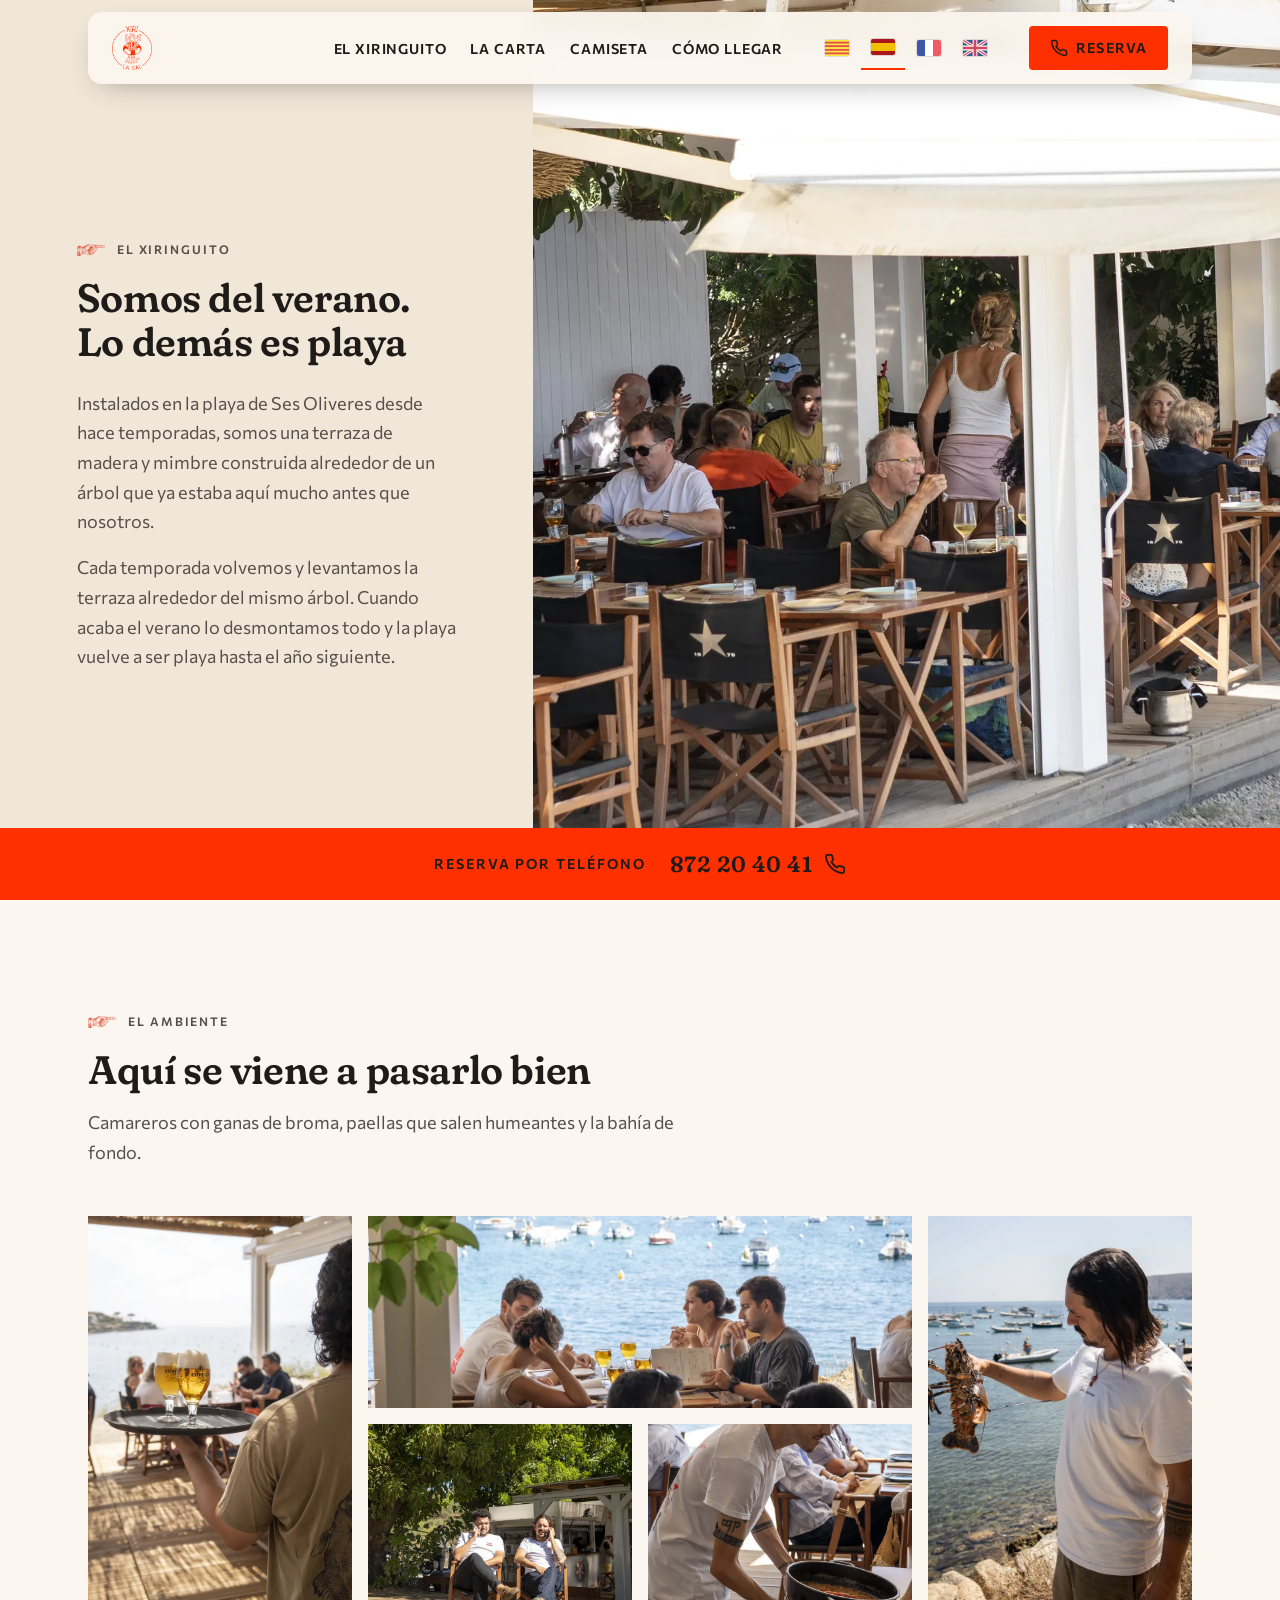
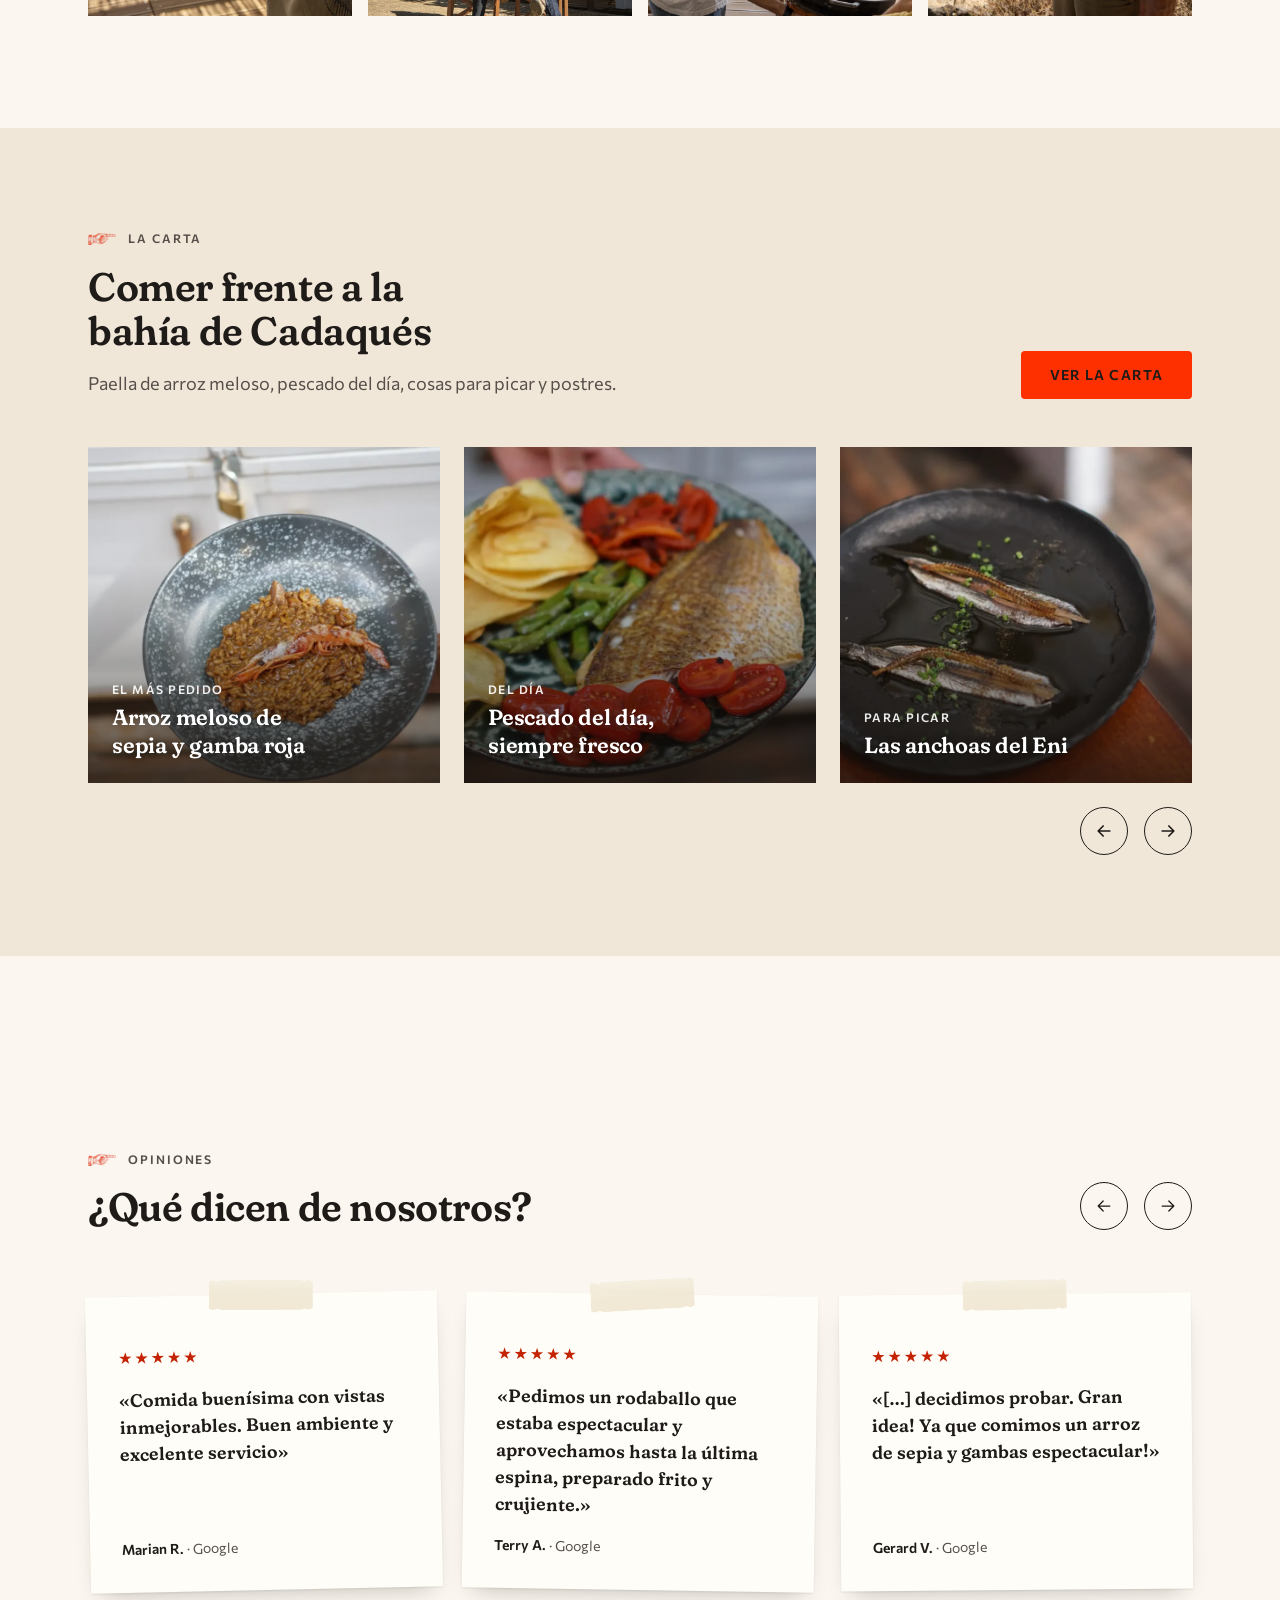
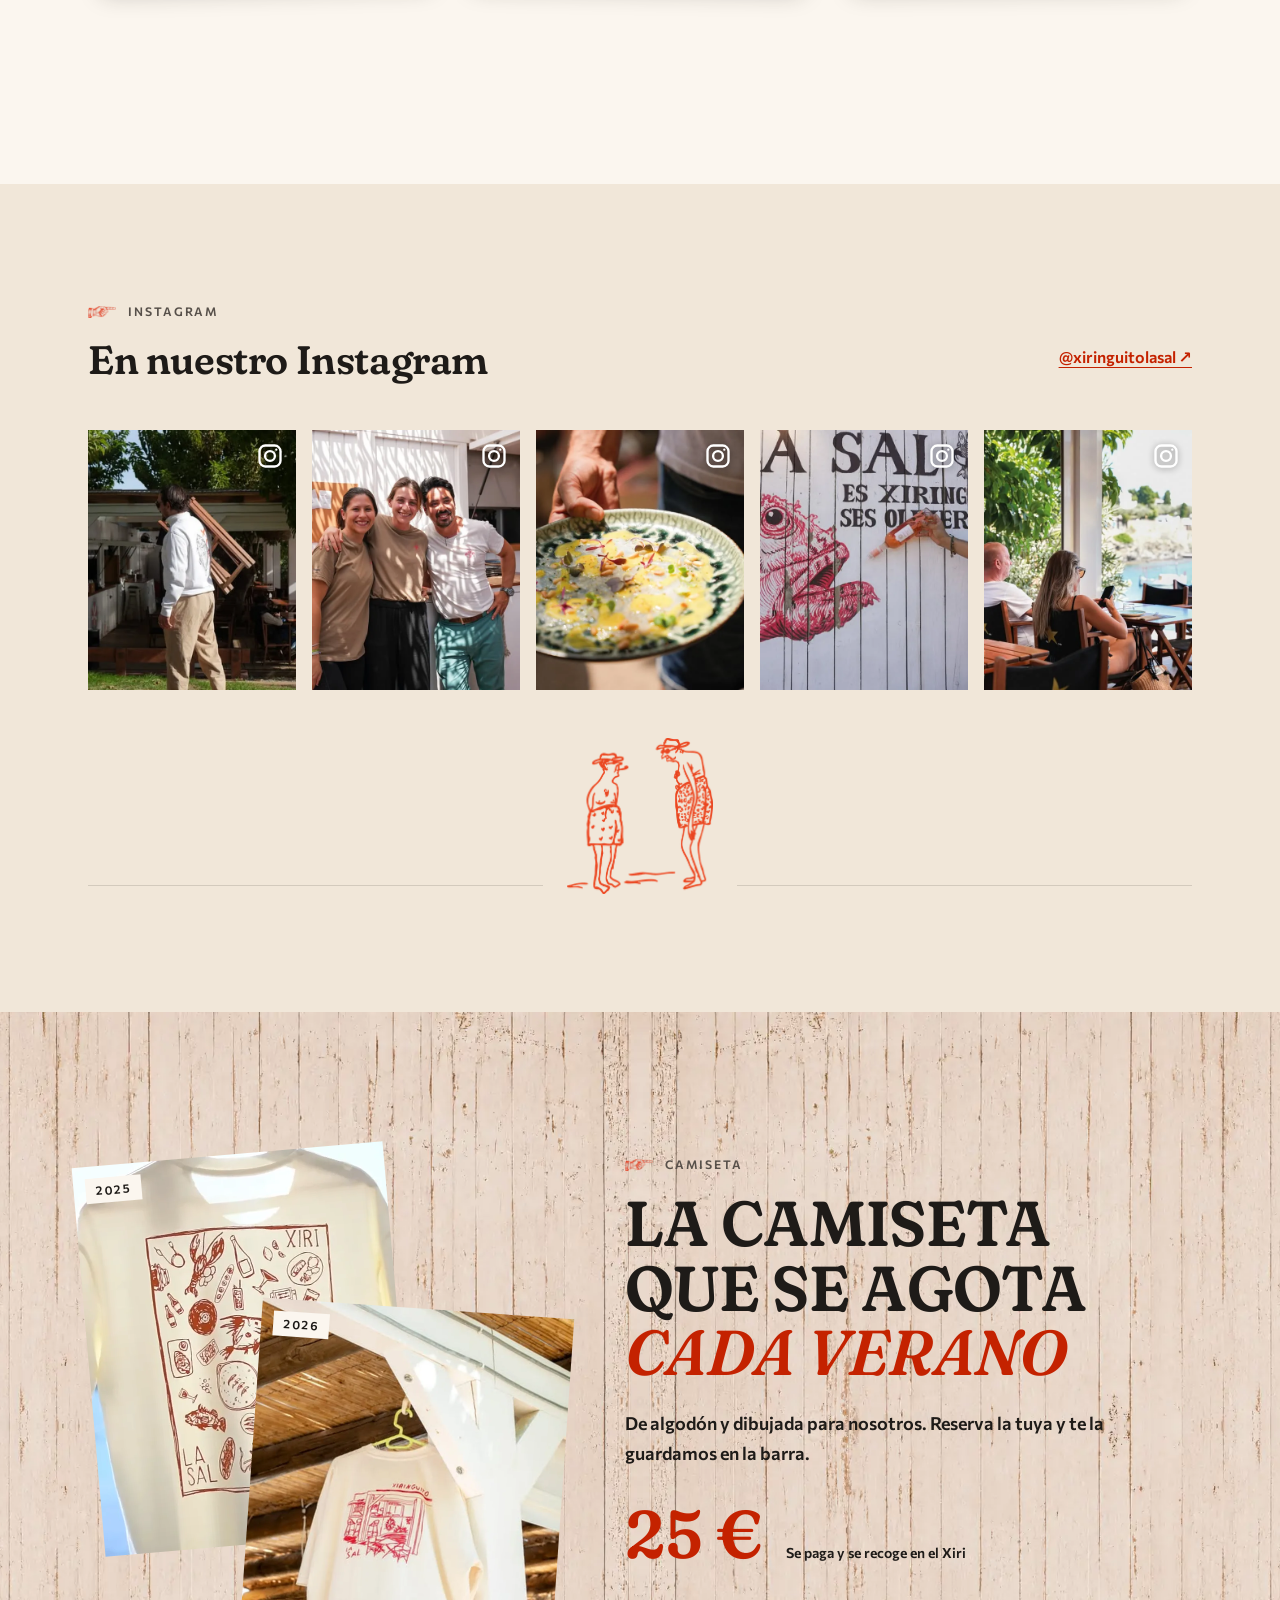
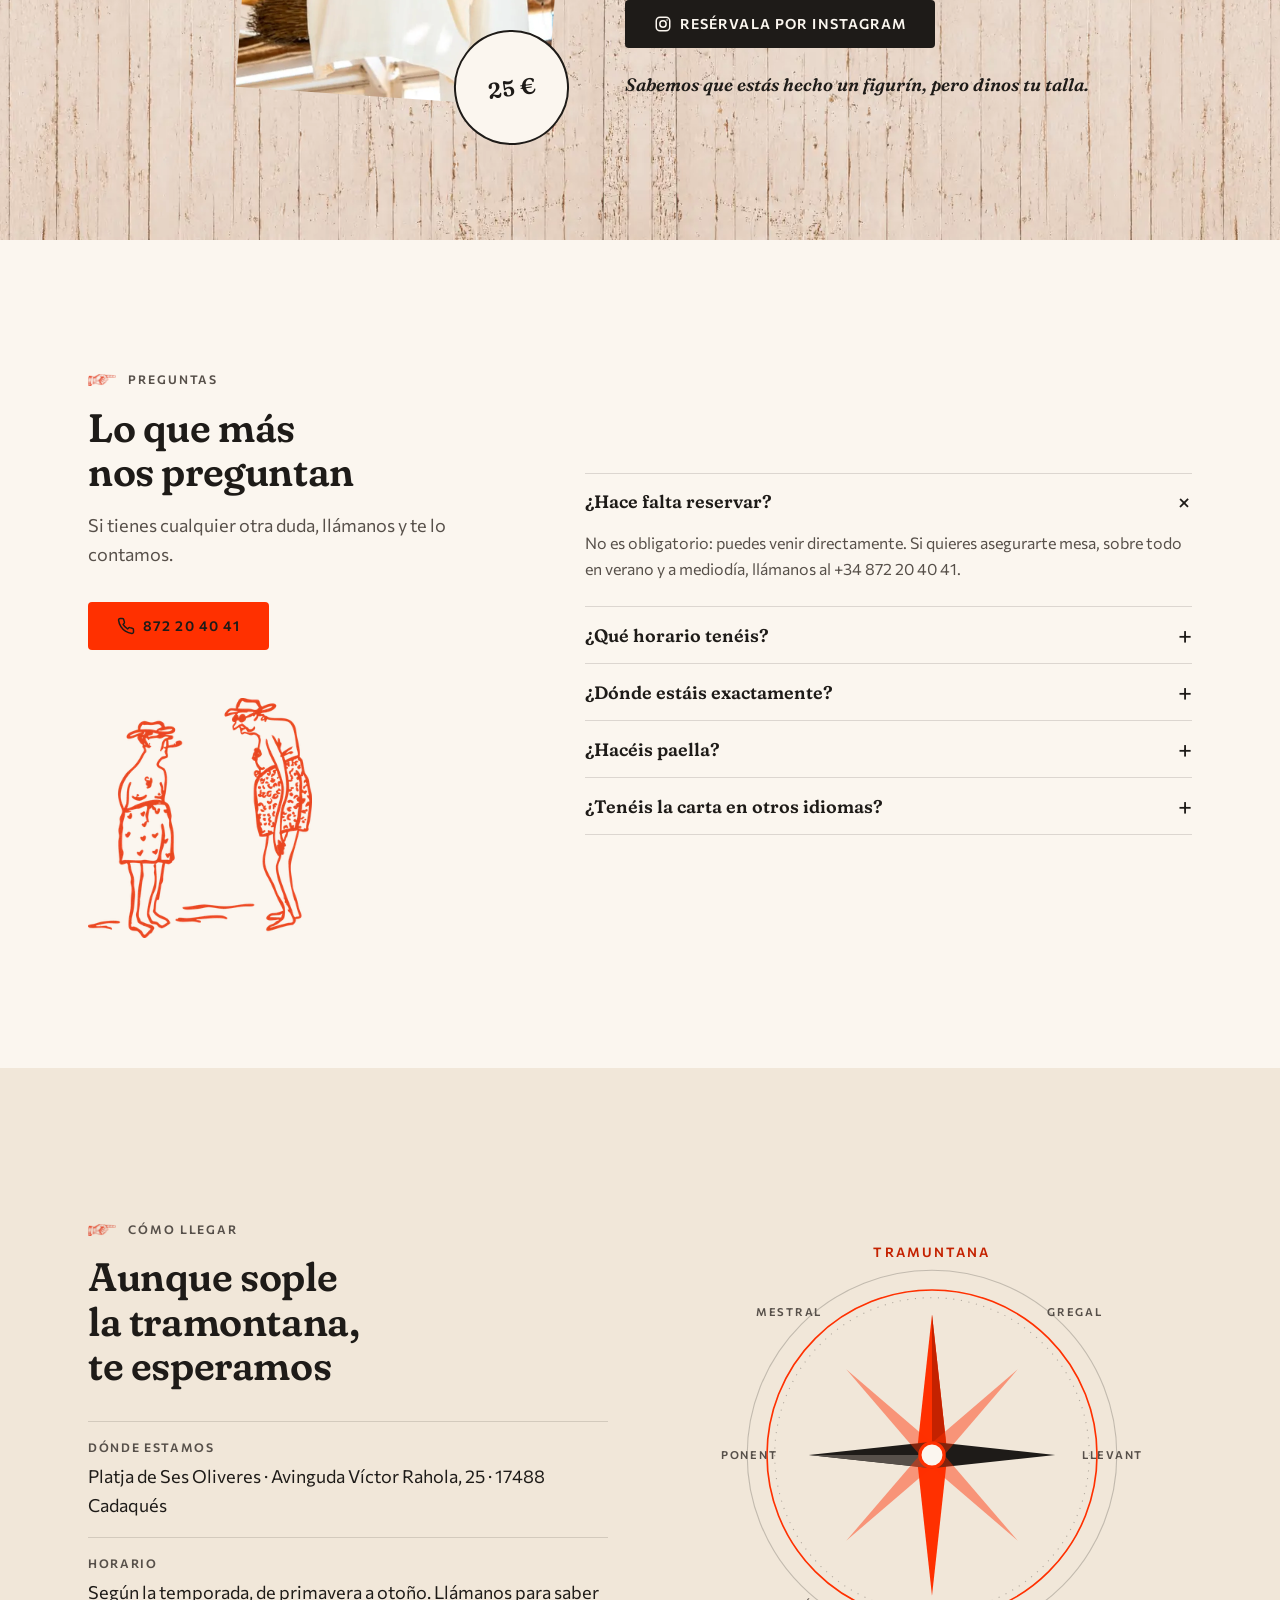
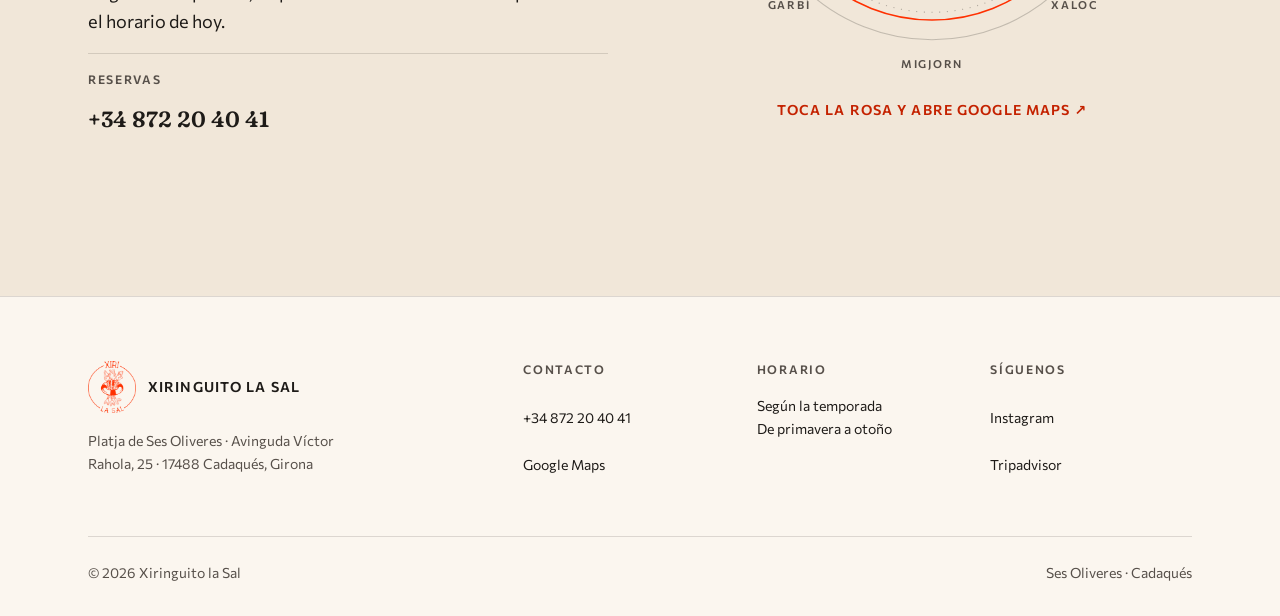
<file: Web-simple/es/index.html>
<!DOCTYPE html>
<html lang="es">
<head>
<meta charset="UTF-8">
<script>document.documentElement.classList.add('js');</script>
<meta name="viewport" content="width=device-width, initial-scale=1, viewport-fit=cover">
<title>Xiringuito la Sal · Chiringuito en la playa en Cadaqués</title>
<meta name="description" content="Chiringuito en la playa de Ses Oliveres, Cadaqués: paella, pescado fresco y terraza frente a la bahía. De marzo a octubre. Reservas: +34 872 20 40 41">
<meta name="robots" content="noindex">
<meta name="theme-color" content="#FBF6EF">
<link rel="canonical" href="https://www.xiringuitolasal.com/es/">
<link rel="alternate" hreflang="ca" href="https://www.xiringuitolasal.com/">
<link rel="alternate" hreflang="es" href="https://www.xiringuitolasal.com/es/">
<link rel="alternate" hreflang="fr" href="https://www.xiringuitolasal.com/fr/">
<link rel="alternate" hreflang="en" href="https://www.xiringuitolasal.com/en/">
<link rel="alternate" hreflang="x-default" href="https://www.xiringuitolasal.com/en/">
<meta property="og:url" content="https://www.xiringuitolasal.com/es/">
<meta property="og:locale" content="es_ES">
<meta property="og:type" content="restaurant">
<meta property="og:title" content="Xiringuito la Sal · Chiringuito en la playa en Cadaqués">
<meta property="og:description" content="Chiringuito en la playa de Ses Oliveres, Cadaqués: paella, pescado fresco y terraza frente a la bahía. De marzo a octubre. Reservas: +34 872 20 40 41">
<meta property="og:image" content="https://www.xiringuitolasal.com/assets/logo/og-terrassa-1200x630.jpg">
<link rel="icon" href="../assets/logo/favicon-32.png" sizes="32x32">
<link rel="icon" href="../assets/logo/favicon-512.png" sizes="512x512">
<link rel="apple-touch-icon" href="../assets/logo/apple-touch-icon-180.png">
<link rel="preload" as="font" type="font/woff2" href="../assets/fonts/fraunces-600-latin.woff2" crossorigin>
<link rel="preload" as="font" type="font/woff2" href="../assets/fonts/commissioner-400-latin.woff2" crossorigin>
<link rel="stylesheet" href="../assets/fonts/fonts.css">
<style>
/* ------------------------------------------------------------------
   XIRI LA SAL · versió simple (21-10-2026)
   Referència del jefe: gammarus.es. Fons llis de sorra, fotos a sang,
   blocs de text + foto alternats, una sola acció: trucar per reservar.
   2 famílies (Fraunces títols · Commissioner text), 1 accent (taronja del logo).
   ------------------------------------------------------------------ */
:root{
  --bg:#FBF6EF;            /* sorra: fons de la pàgina */
  --surface:#F1E7D9;       /* sorra fosca: blocs de text, peu */
  --text:#1E1B18;          /* carbó */
  --text-2:#57504A;        /* text secundari */
  --line:rgba(30,27,24,.14);
  --accent:#FF3000;        /* taronja del logo: botons (text carbó a sobre, 4.58:1) */
  --accent-text:#C42200;   /* taronja per a text petit sobre clar (5.87:1) */
  --on-photo:#FFFFFF;

  --f-title:'Fraunces', Georgia, 'Times New Roman', serif;
  --f-text:'Commissioner', system-ui, -apple-system, 'Segoe UI', sans-serif;

  /* escala tipogràfica (8 rols) */
  --fs-xs:.75rem;    /* 12 · etiquetes */
  --fs-sm:.875rem;   /* 14 · peus, notes */
  --fs-md:1rem;      /* 16 · text */
  --fs-lg:1.125rem;  /* 18 · entradeta */
  --fs-xl:1.375rem;  /* 22 · títol de targeta */
  --fs-2xl:clamp(1.75rem, 1.2rem + 1.6vw, 2.5rem);   /* 28-40 · títol de secció */
  --fs-3xl:clamp(2.25rem, 1.4rem + 3.2vw, 4rem);     /* 36-64 · títol de portada */

  /* espai (escala de 8) */
  --s1:8px; --s2:16px; --s3:24px; --s4:32px; --s5:48px; --s6:64px; --s7:96px; --s8:128px;
  --sec:96px;              /* aire de secció: 96 a l'escriptori, 64 al mòbil i en pantalles baixes */
  --cab:calc(100vh - var(--nav-h));   /* alçada útil sota el menú: cada secció hi cap */
  --wrap:1200px;
  --gut:clamp(16px, 4vw, 48px);
  --nav-h:72px;
  --radius:4px;
}
*,*::before,*::after{box-sizing:border-box}
html{scroll-behavior:smooth;scroll-padding-top:var(--nav-h);-webkit-text-size-adjust:100%}
@media (prefers-reduced-motion: reduce){html{scroll-behavior:auto}*{transition:none!important;animation:none!important}}
body{margin:0;background:var(--bg);color:var(--text);font:400 var(--fs-md)/1.65 var(--f-text);-webkit-font-smoothing:antialiased}
img{display:block;max-width:100%;height:auto}
a{color:inherit}
h1,h2,h3{font-family:var(--f-title);font-weight:600;line-height:1.12;letter-spacing:-.01em;margin:0;text-wrap:balance}
p{margin:0}
p+p{margin-top:var(--s2)}
.visually-hidden{position:absolute!important;width:1px;height:1px;overflow:hidden;clip:rect(0 0 0 0);white-space:nowrap}
.skip-link{position:absolute;left:var(--s2);top:-100px;z-index:100;background:var(--text);color:var(--bg);padding:var(--s1) var(--s2)}
.skip-link:focus{top:var(--s2)}
:focus-visible{outline:2px solid var(--accent-text);outline-offset:3px}
.wrap{max-width:var(--wrap);margin-inline:auto;padding-inline:var(--gut)}
.sec{padding-block:var(--sec);min-height:var(--cab);display:flex;flex-direction:column;justify-content:center}
.sec>.wrap{width:100%}
@supports (height:100svh){:root{--cab:calc(100svh - var(--nav-h))}}
@media (max-width:860px), (max-height:820px){:root{--sec:64px}}
/* Etiqueta de secció: la mateixa paraula que el menú */
.eyebrow{display:flex;align-items:center;gap:12px;margin-bottom:var(--s2);font-size:var(--fs-xs);font-weight:600;letter-spacing:.16em;text-transform:uppercase;color:var(--text-2)}
.eyebrow::before{content:"";width:28px;height:12px;flex:none;background:url("../assets/img/ma.webp") left center/contain no-repeat}
/* Capçalera de secció: títol a l'esquerra, accions a la dreta (la mateixa a totes) */
.cap{display:flex;flex-wrap:wrap;align-items:flex-end;justify-content:space-between;gap:var(--s3) var(--s5);margin-bottom:var(--s5)}
.cap h2{font-size:var(--fs-2xl);max-width:22ch}
.cap p{margin-top:var(--s2);max-width:52ch;color:var(--text-2);font-size:var(--fs-lg)}
.cap-accions{display:flex;flex-wrap:wrap;align-items:center;gap:var(--s2)}
/* Dos botons junts: sempre el mateix ample */
.cap-accions:has(.btn + .btn){display:grid;grid-auto-flow:column;grid-auto-columns:1fr}
@media (max-width:560px){ .cap-accions{width:100%;flex-wrap:nowrap} .cap-accions .btn{flex:1 1 0;padding-inline:12px;font-size:var(--fs-xs);letter-spacing:.06em} }
@media (max-height:820px) and (min-width:861px){ .cap{margin-bottom:var(--s4)} }

/* ---------- Botons: un sol component, dues variants ---------- */
.btn{display:inline-flex;align-items:center;justify-content:center;gap:var(--s1);min-height:48px;padding:12px 28px;border:1px solid transparent;border-radius:var(--radius);
  font:600 var(--fs-sm)/1 var(--f-text);letter-spacing:.08em;text-transform:uppercase;text-decoration:none;cursor:pointer;transition:background-color .2s,color .2s,border-color .2s}
.btn svg{width:18px;height:18px;flex:none}
.btn-accent{background:var(--accent);color:var(--text)}
.btn-accent:hover{background:#E62B00}
.btn-line{border-color:currentColor;background:transparent}
.btn-line:hover{background:var(--text);color:var(--bg);border-color:var(--text)}
.on-photo .btn-line{color:var(--on-photo)}
.on-photo .btn-line:hover{background:var(--on-photo);color:var(--text);border-color:var(--on-photo)}
.link{display:inline-block;padding-block:12px;font-weight:600;color:var(--accent-text);text-decoration:underline;text-underline-offset:4px}
.link:hover{color:var(--text)}

/* ---------- Capçalera ---------- */
/* Menú flotant: una barra arrodonida separada de les vores, per sobre de la foto */
.nav{position:fixed;top:12px;left:var(--gut);right:var(--gut);max-width:calc(var(--wrap) - 2 * var(--gut));margin-inline:auto;z-index:50;color:var(--text);
  background:rgba(251,246,239,.94);-webkit-backdrop-filter:blur(10px);backdrop-filter:blur(10px);border-radius:14px;box-shadow:0 10px 30px -14px rgba(30,27,24,.45);transition:transform .35s cubic-bezier(.2,.7,.2,1)}
.nav-in{height:var(--nav-h);display:flex;align-items:center;gap:var(--s4);padding-inline:var(--s3)}
.brand{display:flex;align-items:center;gap:12px;text-decoration:none;margin-right:auto;padding-right:var(--s3)}
.brand{min-height:44px}
.brand img{width:40px;height:44px;object-fit:contain}
.brand .logo-color{display:none}
.brand-nom{font:600 var(--fs-sm)/1.1 var(--f-text);letter-spacing:.08em;text-transform:uppercase}   /* com els enllaços del menú */
.nav .brand-nom{display:none}   /* al menú flotant n'hi ha prou amb el logo: el nom ja és a tot arreu */
.nav-links{display:flex;gap:var(--s3);list-style:none;margin:0;padding:0}
.nav-links a,.brand-nom{white-space:nowrap}
.nav-links a{font-size:var(--fs-sm);font-weight:600;letter-spacing:.06em;text-transform:uppercase;text-decoration:none;padding-block:var(--s1);border-bottom:1px solid transparent}
.nav-links a:hover{border-bottom-color:var(--accent)}
.nav-links a:focus:not(:focus-visible){border-bottom-color:transparent}
.lang{display:flex;gap:2px}
.lang button,.lang a{min-width:44px;min-height:44px;padding:0 6px;border:0;background:none;color:inherit;font:600 var(--fs-xs)/1 var(--f-text);letter-spacing:.08em;cursor:pointer;opacity:.75;border-bottom:1px solid transparent;text-decoration:none;display:inline-flex;align-items:center;justify-content:center}
.lang [aria-pressed="true"],.lang [aria-current="page"]{opacity:1;border-bottom:2px solid var(--accent)}
.lang svg{width:24px;height:16px;border-radius:2px;box-shadow:0 0 0 1px rgba(30,27,24,.15)}
.lang a:hover{opacity:1}
.nav .btn{min-height:44px;padding:12px 20px}
.nav.obert{background:var(--bg)}
.nav.solid .logo-blanc,.nav.obert .logo-blanc{display:none}
.nav.solid .logo-color,.nav.obert .logo-color{display:block}
.nav.amagat{transform:translateY(calc(-100% - 16px))}
/* Escriptori: el contenidor del menú no existeix (els fills van en línia a la capçalera) */
.menu{display:contents}
.menu-xarxes{display:none}
.hamb{display:none}
/* Ordre a l'escriptori: seccions, idiomes, reserva. Al mòbil els idiomes queden fora del menú, sempre a la vista */
.nav-in>nav,.menu>nav{order:1}
.nav-in>.lang{order:2}
.menu>.btn{order:3}
.hamb{order:4}
.nav-tel{display:none}
@media (max-width:960px){
  .nav-in{gap:var(--s1);padding-inline:var(--s2)}
  .brand{margin-right:auto}
  .brand,.nav-tel,.hamb{flex:none}
  .brand{min-width:44px}
  .nav-tel{order:3;display:grid;place-items:center;width:44px;height:44px;border-radius:50%;background:var(--accent);color:var(--text)}
  .nav-tel svg{width:20px;height:20px}
  .nav-in>.lang button,.nav-in>.lang a{min-width:40px}
  .lang{flex:none}
  .hamb{display:grid;place-content:center;gap:6px;width:44px;height:44px;margin-right:-10px;padding:0;border:0;background:none;color:inherit;cursor:pointer}
  .hamb span{display:block;width:24px;height:2px;background:currentColor;transition:transform .3s,opacity .2s}
  .nav.obert .hamb span:nth-child(1){transform:translateY(8px) rotate(45deg)}
  .nav.obert .hamb span:nth-child(2){opacity:0}
  .nav.obert .hamb span:nth-child(3){transform:translateY(-8px) rotate(-45deg)}
  .menu{position:fixed;top:calc(var(--nav-h) + 20px);left:var(--gut);right:var(--gut);border-radius:14px;display:none;flex-direction:column;gap:var(--s4);max-height:calc(100vh - var(--nav-h));overflow-y:auto;
    padding:var(--s4) var(--s3) var(--s5);background:var(--bg);color:var(--text);box-shadow:0 12px 24px -12px rgba(30,27,24,.25)}
  .nav.obert .menu{display:flex}
  .nav-links{flex-direction:column;gap:0}
  .nav-links a{display:block;padding:14px 0;border-bottom:1px solid var(--line);font:600 var(--fs-xl)/1.2 var(--f-title);letter-spacing:0;text-transform:none}
  .nav-links a:hover{border-bottom-color:var(--line);color:var(--accent-text)}
  .nav-in>.lang{gap:0}
  .menu .btn{width:100%;min-height:52px}
  .menu-xarxes{order:4;display:flex;justify-content:center;gap:var(--s5);list-style:none;margin:0;padding:0}
  .menu-xarxes a{display:inline-flex;align-items:center;gap:var(--s1);min-height:44px;text-decoration:none;font-weight:600;font-size:var(--fs-sm)}
  .menu-xarxes a:hover{color:var(--accent-text)}
  .menu-xarxes svg{width:22px;height:22px}
  .nav.obert .nav-tel{visibility:hidden}
  .menu .btn .btn-txt{display:inline}
}
@media (max-width:560px){
  .brand-nom{display:none}
  .nav-in{gap:4px;padding-inline:12px}
  .nav-in>.lang button,.nav-in>.lang a{min-width:34px;padding:0 3px}
  .hamb{margin-right:0}
}

/* ---------- Portada: foto a sang, logo i títol al centre ---------- */

/* Franja de reserva just sota la portada (com el «Book here» de Gammarus) */
.franja{display:flex;flex-wrap:wrap;align-items:center;justify-content:center;gap:var(--s1) var(--s3);min-height:72px;padding:var(--s2) var(--gut);background:var(--accent);color:var(--text);text-decoration:none;text-align:center}
.franja span{font-size:var(--fs-sm);font-weight:600;letter-spacing:.14em;text-transform:uppercase}
.franja strong{font:600 var(--fs-xl)/1 var(--f-title);letter-spacing:.02em}
.franja svg{width:22px;height:22px}
.franja-num{display:inline-flex;align-items:center;gap:12px;white-space:nowrap}
@media (max-width:560px){ .franja{flex-direction:column;gap:4px;padding:var(--s2) var(--gut)} .franja span{font-size:var(--fs-xs);letter-spacing:.12em} }
.franja:hover strong{text-decoration:underline;text-underline-offset:5px}

/* ---------- Blocs de text + foto a sang (patró de Gammarus) ---------- */
.split{display:grid;grid-template-columns:minmax(0,5fr) minmax(0,7fr);min-height:var(--cab)}
/* el text, centrat dins la seva columna: el mateix aire a esquerra i dreta */
.split-txt{display:flex;flex-direction:column;justify-content:center;padding:var(--sec) clamp(24px, 6vw, 96px)}
.split-txt>*{width:100%;max-width:460px;margin-inline:auto}
.split-txt h2{font-size:var(--fs-2xl);max-width:18ch}
.split-txt h1{font-size:var(--fs-2xl);max-width:18ch}
/* Sense portada: la primera secció comença sota el menú */
main > .split:first-child{margin-top:0}
main > .split:first-child .split-txt{padding-top:calc(var(--nav-h) + 12px + var(--sec))}
.split-txt p{margin-top:var(--s3);max-width:44ch;color:var(--text-2);font-size:var(--fs-lg)}
.split-txt p+p{margin-top:var(--s2)}
.split-txt .accions{margin-top:var(--s4);display:flex;flex-wrap:wrap;gap:var(--s2);align-items:center}
.split-img{position:relative;min-height:320px}
.split-img img{position:absolute;inset:0;width:100%;height:100%;object-fit:cover}
.split.fosc .split-txt{background:var(--surface)}
@media (max-width:860px){
  .split.primer .split-img{margin-top:0}
  main > .split:first-child .split-txt{padding-top:var(--s6)}
  .split{grid-template-columns:minmax(0,1fr);grid-template-rows:auto 1fr;min-height:var(--cab)}
  .split-img{order:-1;aspect-ratio:16/10;min-height:0}
  .split-txt{padding:var(--s6) var(--gut)}
}


/* ---------- L'ambient: graella de fotos amb gent (5 fotos, una d'ample) ---------- */
.ambient-grid{display:grid;grid-template-columns:repeat(4,minmax(0,1fr));grid-template-rows:repeat(2,minmax(0,1fr));gap:var(--s2);
  height:clamp(400px, calc(var(--cab) - 2 * var(--sec) - 240px), 680px);list-style:none;margin:0;padding:0}
.ambient-grid li{position:relative;overflow:hidden;background:var(--surface)}
.ambient-grid li.ample{grid-column:span 2}
.ambient-grid li.alt{grid-row:span 2}
.ambient-grid img{position:absolute;inset:0;width:100%;height:100%;object-fit:cover;transition:transform .8s cubic-bezier(.2,.7,.2,1)}
.ambient-grid li:hover img{transform:scale(1.04)}
@media (max-width:860px){
  .ambient-grid{grid-template-columns:repeat(2,minmax(0,1fr));grid-template-rows:none;grid-auto-rows:180px;height:auto}
  .ambient-grid li.alt{grid-row:span 2}
}

/* ---------- La carta: plats grans en una fila que llisca ---------- */
.banda{position:relative;display:grid;place-items:center;min-height:min(72vh,640px);padding:var(--sec) var(--gut);text-align:center;color:var(--on-photo);overflow:hidden}
.banda>img{position:absolute;inset:0;width:100%;height:100%;object-fit:cover}
.banda::after{content:"";position:absolute;inset:0;background:rgba(20,16,12,.5)}
.banda-in{position:relative;z-index:1;max-width:720px;display:flex;flex-direction:column;align-items:center}
.banda h2{font-size:var(--fs-2xl)}
.banda p{margin-top:var(--s3);font-size:var(--fs-lg)}
.banda .accions{margin-top:var(--s4);display:flex;flex-wrap:wrap;justify-content:center;gap:var(--s2)}

.carta-sec-web{background:var(--surface)}
/* tres plats a la vista, verticals (4:5) i grans; la resta, amb les fletxes o lliscant */
.plats{display:flex;gap:var(--s3);overflow-x:auto;scroll-snap-type:x mandatory;scrollbar-width:none;list-style:none;margin:0;padding:0;
  --ph-max:clamp(300px, calc(var(--cab) - 2 * var(--sec) - 300px), 560px)}
.plats::-webkit-scrollbar{display:none}
.plat{flex:0 0 calc((100% - 2 * var(--s3)) / 3);scroll-snap-align:start}
.plats-peu{display:flex;justify-content:flex-end;gap:var(--s2);margin-top:var(--s3)}
/* Nom del plat sobre la foto (no suma alçada): etiqueta a dalt, nom a sota, sobre un degradat fosc */
.plat a{position:relative;display:flex;flex-direction:column;justify-content:flex-end;aspect-ratio:4/5;max-height:var(--ph-max);width:100%;padding:var(--s3);overflow:hidden;color:var(--on-photo);text-decoration:none;background:var(--surface)}
.plat .ph{position:absolute;inset:0}
.plat .ph::after{content:"";position:absolute;inset:0;background:linear-gradient(180deg,rgba(20,16,12,0) 35%,rgba(20,16,12,.72) 100%)}
.plat img{width:100%;height:100%;object-fit:cover;transition:transform .6s cubic-bezier(.2,.7,.2,1)}
.plat a:hover img{transform:scale(1.04)}
.plat h3,.plat small{position:relative;z-index:1}
.plat h3{font:600 var(--fs-xl)/1.25 var(--f-title);text-shadow:0 1px 8px rgba(0,0,0,.35)}
.plat small{order:-1;margin-bottom:4px;font-size:var(--fs-xs);font-weight:600;letter-spacing:.12em;text-transform:uppercase;opacity:.9}
.plat-nota{display:flex;flex-direction:column;justify-content:center;gap:var(--s1);padding:var(--s3);background:var(--surface)}
.plat-nota h3{font-size:var(--fs-xl);margin-bottom:var(--s1)}
.plat-nota p{color:var(--text-2);font-size:var(--fs-sm);line-height:1.5}
.plat-nota p+p{margin-top:0}
/* Mòbil: els plats llisquen de costat (com Instagram) i la secció cap en una pantalla */
@media (max-width:960px){
  .plats{gap:var(--s2);overscroll-behavior-x:contain}
  .plat,.plat-nota{flex:0 0 84%}
  .plat a{max-height:min(62vh,560px)}
  .plats-peu{display:none}
}
/* Punts sota el carrusel: gris = hi ha més fotos; fosc = la que es veu */
.punts{display:none}
@media (max-width:960px){
  .punts{display:flex;justify-content:center;gap:var(--s1);margin-top:var(--s3)}
  .punts span{width:8px;height:8px;border-radius:50%;background:#CFC6BA;transition:background-color .2s,transform .2s}
  .punts span.on{background:var(--text-2);transform:scale(1.25)}
}

/* ---------- Opinions ---------- */
.opinions{background:var(--bg)}
.ressenyes{display:grid;grid-template-columns:repeat(3,1fr);gap:var(--s3);list-style:none;margin:0;padding:0}
.ressenya[hidden]{display:none}
.ressenyes{padding-top:var(--s2)}
.ressenya{position:relative;display:flex;flex-direction:column;gap:var(--s2);padding:var(--s5) var(--s4) var(--s4);background:#FFFDF8;
  box-shadow:0 1px 2px rgba(30,27,24,.08),0 12px 24px -12px rgba(30,27,24,.28);rotate:var(--gir,0deg)}
.ressenya:nth-child(3n+1){--gir:-1.2deg}
.ressenya:nth-child(3n+2){--gir:.9deg}
.ressenya:nth-child(3n){--gir:-.5deg}
/* Tros de cel·lo: translúcid, una mica tort i amb les puntes estripades */
.ressenya::before{content:"";position:absolute;top:-14px;left:50%;width:104px;height:30px;translate:-50% 0;rotate:calc(var(--gir,0deg) * -2.5 - 2deg);
  background:linear-gradient(180deg,rgba(255,255,255,.35),rgba(255,255,255,0) 60%),rgba(236,226,200,.72);box-shadow:0 1px 2px rgba(30,27,24,.12);
  clip-path:polygon(0 4%,4% 0,8% 6%,12% 0,88% 0,92% 5%,96% 0,100% 6%,100% 94%,96% 100%,92% 95%,88% 100%,12% 100%,8% 94%,4% 100%,0 95%)}
.ressenya .estrelles{color:var(--accent-text);letter-spacing:.12em;font-size:var(--fs-md)}
.ressenya blockquote{margin:0;flex:1;font:600 var(--fs-lg)/1.5 var(--f-title)}
.ressenya footer{font-size:var(--fs-sm);color:var(--text-2)}
.ressenya footer b{color:var(--text);font-weight:600}
.ressenya .trad{font-style:italic}
.ressenya.entra{animation:entra .45s ease both}
@keyframes entra{from{opacity:0;translate:0 8px}to{opacity:1;translate:0 0}}
.opinions-peu{margin-top:var(--s4);text-align:right}
.fletxa{width:48px;height:48px;display:grid;place-items:center;border:1px solid var(--text);border-radius:50%;background:none;color:var(--text);cursor:pointer}
.fletxa:hover{background:var(--text);color:var(--bg)}
.fletxa svg{width:20px;height:20px}
@media (max-width:1000px){ .ressenyes{grid-template-columns:repeat(2,1fr)} }
@media (max-width:640px){ .ressenyes{grid-template-columns:1fr} .opinions-peu{text-align:left} }

/* ---------- Samarreta: com a la versió desenfadada (sobre la fusta del xiringuito) ---------- */
.fusta{background:var(--surface) url("../assets/img/fusta.webp") center/cover}
.sam-grid{display:grid;grid-template-columns:minmax(0,5fr) minmax(0,6fr);gap:var(--s6);align-items:center}
.sam-fotos{position:relative;width:min(100%, calc((var(--cab) - 2 * var(--sec)) * .78));aspect-ratio:4/5;justify-self:center}
.sam-f{position:absolute;margin:0;width:66%}
.sam-f img{width:100%;aspect-ratio:4/5;object-fit:cover}
.sam-f figcaption{position:absolute;left:12px;top:12px;padding:4px 10px;background:var(--bg);font:600 var(--fs-xs)/1.4 var(--f-text);letter-spacing:.14em}
.sam-f.f25{left:0;top:4%;rotate:-5deg}
.sam-f.f26{right:0;bottom:4%;rotate:4deg}
.sam-preu{position:absolute;right:-8px;bottom:-24px;z-index:2;width:clamp(96px,9vw,128px);aspect-ratio:1;display:grid;place-items:center;border-radius:50%;background:var(--bg);border:2px solid var(--text);font:600 var(--fs-xl)/1 var(--f-title);rotate:-8deg}
.sam-txt h2{font-size:var(--fs-3xl);line-height:1.02;text-transform:uppercase}
.sam-txt h2 em{font-style:italic;color:var(--accent-text)}
.sam-txt>p{margin-top:var(--s3);max-width:44ch;font-size:var(--fs-lg);font-weight:600}
.preu{margin-top:var(--s4);display:flex;align-items:baseline;gap:var(--s3);flex-wrap:wrap}
.preu strong{font:600 clamp(2.75rem, 1.8rem + 3vw, 4.5rem)/1 var(--f-title);color:var(--accent-text)}
.preu span{font-size:var(--fs-sm);font-weight:600}
.sam-txt .accions{margin-top:var(--s4)}
.btn-fosc{background:var(--text);color:var(--bg)}
.btn-fosc:hover{background:#000}
.sam-txt p.talla{margin-top:var(--s3);font:italic 600 var(--fs-lg)/1.4 var(--f-title)}
.sam-txt p.avis-copiat{margin-top:var(--s1);font-size:var(--fs-sm)}
@media (max-width:860px){ .sam-grid{grid-template-columns:1fr;gap:var(--s6)} .sam-fotos{width:min(86%,380px)} }

/* ---------- Instagram (com a Gula) ---------- */
.ig-sec{background:var(--surface)}
.posts{display:grid;grid-template-columns:repeat(5,1fr);gap:var(--s2);list-style:none;margin:0;padding:0}
.post a{position:relative;display:block;aspect-ratio:4/5;overflow:hidden;background:var(--surface)}
.post img{width:100%;height:100%;object-fit:cover;transition:transform .6s cubic-bezier(.2,.7,.2,1)}
.post a:hover img{transform:scale(1.04)}
.post .ig{position:absolute;top:12px;right:12px;width:28px;height:28px;color:#fff;filter:drop-shadow(0 1px 3px rgba(0,0,0,.4))}
/* Separador amb els banyistes: omple el buit de sota el feed i tanca la secció (alçada segons la pantalla) */
.separador{display:flex;align-items:flex-end;gap:var(--s3);margin-top:var(--s5)}
.separador span{flex:1;height:1px;background:var(--line);margin-bottom:var(--s1)}
.separador img{width:auto;height:clamp(80px, calc(var(--cab) - 2 * var(--sec) - 480px), 160px)}
@media (max-width:900px){ .separador img{height:112px} }
@media (max-width:900px){
  .posts{display:flex;overflow-x:auto;scroll-snap-type:x mandatory;margin-inline:calc(var(--gut) * -1);padding-inline:var(--gut);scroll-padding-inline:var(--gut);scrollbar-width:none}
  .posts::-webkit-scrollbar{display:none}
  .post{flex:0 0 min(60vw,280px);scroll-snap-align:start}
}

/* ---------- Preguntes: títol a l'esquerra, acordió a la dreta ---------- */
.faq{background:var(--bg)}
.faq-grid{display:grid;grid-template-columns:minmax(0,5fr) minmax(0,7fr);gap:var(--s6);align-items:center}
.cap-faq h2{font-size:var(--fs-2xl);max-width:16ch}
.cap-faq p{margin-top:var(--s2);color:var(--text-2);font-size:var(--fs-lg)}
.cap-faq .btn{margin-top:var(--s4)}
.cap-faq{display:flex;flex-direction:column;align-items:flex-start}
.faq-il{margin-top:var(--s5);width:auto;height:clamp(120px, calc(var(--cab) - 2 * var(--sec) - 360px), 240px)}
@media (max-width:860px){ .faq-il{display:none} }
.faq-llista{border-top:1px solid var(--line)}
.faq-llista details{border-bottom:1px solid var(--line)}
.faq-llista summary{display:flex;justify-content:space-between;align-items:center;gap:var(--s2);min-height:56px;padding:var(--s2) 0;cursor:pointer;list-style:none;font:600 var(--fs-lg)/1.3 var(--f-title)}
.faq-llista summary::-webkit-details-marker{display:none}
.faq-llista summary::after{content:"+";flex:none;font:400 1.5rem/1 var(--f-text);transition:transform .2s}
.faq-llista details[open] summary::after{transform:rotate(45deg)}
.faq-llista details p{padding:0 0 var(--s3);max-width:60ch;color:var(--text-2)}
@media (max-width:860px){ .faq-grid{grid-template-columns:minmax(0,1fr);gap:var(--s4)} }

/* ---------- Com arribar: fosca, dades a l'esquerra i rosa dels vents a la dreta ---------- */
.arribar{background:var(--surface);color:var(--text)}   /* sense el negre: la web només fa servir sorra, fusta i taronja */
.arribar .eyebrow{color:var(--text-2)}
.arribar .wrap{display:grid;grid-template-columns:minmax(0,1fr) minmax(0,1fr);gap:var(--s6);align-items:center}
.arribar h2{font-size:var(--fs-2xl);max-width:18ch}
.dades{margin-top:var(--s4);display:grid;gap:var(--s2)}
.dada{display:grid;gap:4px;padding-top:var(--s2);border-top:1px solid var(--line)}
.dada b{font-size:var(--fs-xs);font-weight:600;letter-spacing:.14em;text-transform:uppercase;color:var(--text-2)}
.dada a,.dada span{font-size:var(--fs-lg);text-decoration:none}
.dada a{padding-block:12px}
.dada a:hover{text-decoration:underline;text-underline-offset:4px}
.dada .tel{font:600 var(--fs-xl)/1.2 var(--f-title)}
.rosa{display:grid;justify-items:center;gap:var(--s2);text-decoration:none;color:var(--text)}
.rosa svg{width:min(100%,440px);max-height:calc(var(--cab) - 2 * var(--sec) - 48px);height:auto;overflow:visible}
/* Agulla: gira sobre el centre de la rosa (200,200 del viewBox) */
.rosa .agulla{transform-box:view-box;transform-origin:200px 200px;transition:transform .9s cubic-bezier(.34,1.56,.64,1)}
.rosa:hover .agulla,.rosa:focus-visible .agulla{transform:rotate(-38deg)}
.rosa.is-visible .agulla{animation:busca-nord 2s cubic-bezier(.25,.8,.3,1)}
@keyframes busca-nord{0%{transform:rotate(-200deg)}70%{transform:rotate(14deg)}85%{transform:rotate(-5deg)}100%{transform:rotate(0)}}
.rosa .vent{font:600 10px var(--f-text);letter-spacing:.16em;text-transform:uppercase;fill:var(--text-2)}
.rosa .vent.nord{fill:var(--accent-text);font-size:12px}
.rosa .cta{font:600 var(--fs-sm)/1 var(--f-text);letter-spacing:.08em;text-transform:uppercase;color:var(--accent-text);padding-block:12px}
.rosa:hover .cta{text-decoration:underline;text-underline-offset:5px}
@media (max-width:860px){ .arribar .wrap{grid-template-columns:1fr} .rosa{justify-self:center} .rosa svg{width:min(100%,150px);max-height:none} .arribar .wrap{gap:var(--s3)} }

/* ---------- Peu ---------- */
.peu-web{background:var(--bg);border-top:1px solid var(--line);padding-block:var(--s6) var(--s4);font-size:var(--fs-sm)}
.peu-grid{display:grid;grid-template-columns:2fr 1fr 1fr 1fr;gap:var(--s4)}
.peu-web .brand{color:var(--text)}
.peu-web .brand img{width:48px;height:52px}
.peu-web h3{font:600 var(--fs-xs)/1.4 var(--f-text);letter-spacing:.14em;text-transform:uppercase;color:var(--text-2);margin-bottom:var(--s2)}
.peu-web ul{list-style:none;margin:0;padding:0;display:grid;gap:0}
.peu-web li a{display:inline-block;padding-block:12px}
.peu-web a{text-decoration:none}
.peu-web a:hover{text-decoration:underline;text-underline-offset:3px}
.peu-adr{margin-top:var(--s2);color:var(--text-2);max-width:32ch}
.peu-baix{margin-top:var(--s5);padding-top:var(--s3);border-top:1px solid var(--line);display:flex;flex-wrap:wrap;justify-content:space-between;gap:var(--s2);color:var(--text-2)}
@media (max-width:860px){ .peu-grid{grid-template-columns:1fr 1fr} .peu-marca{grid-column:1/-1} }

/* ---------- Aparició suau en entrar a la pantalla ---------- */
.js .rv{opacity:0;transform:translateY(16px);transition:opacity .7s ease,transform .7s cubic-bezier(.2,.7,.2,1)}
.js .rv.vist{opacity:1;transform:none}
@media (prefers-reduced-motion: reduce){ .js .rv{opacity:1;transform:none} }
</style>
<script type="application/ld+json">
{
 "@context": "https://schema.org",
 "@graph": [
  {
   "@type": "Restaurant",
   "@id": "https://www.xiringuitolasal.com/#restaurant",
   "name": "Xiringuito la Sal",
   "alternateName": [
    "La Sal Es Xiringuito Ses Oliveres",
    "Xiri la Sal"
   ],
   "description": "Chiringuito en la playa de Ses Oliveres, Cadaqués: paella, pescado fresco y terraza frente a la bahía. De marzo a octubre. Reservas: +34 872 20 40 41",
   "url": "https://www.xiringuitolasal.com/es/",
   "telephone": "+34872204041",
   "image": [
    "https://www.xiringuitolasal.com/assets/img/hero-2400.webp",
    "https://www.xiringuitolasal.com/assets/logo/og-terrassa-1200x630.jpg"
   ],
   "logo": "https://www.xiringuitolasal.com/assets/logo/favicon-512.png",
   "address": {
    "@type": "PostalAddress",
    "streetAddress": "Avinguda Víctor Rahola, 25",
    "addressLocality": "Cadaqués",
    "postalCode": "17488",
    "addressRegion": "Girona",
    "addressCountry": "ES"
   },
   "geo": {
    "@type": "GeoCoordinates",
    "latitude": 42.2857466,
    "longitude": 3.2851119
   },
   "hasMap": "https://maps.app.goo.gl/VqkFJobXDxhRsfKD7",
   "servesCuisine": [
    "Mediterránea",
    "Pescado y marisco",
    "Arroces",
    "Tapas"
   ],
   "priceRange": "€€",
   "acceptsReservations": true,
   "hasMenu": "https://www.xiringuitolasal.com/es/carta/#menu",
   "sameAs": [
    "https://www.instagram.com/xiringuitolasal/",
    "https://www.tripadvisor.es/Restaurant_Review-g580326-d12834000-Reviews-Xiringuito_La_Sal-Cadaques_Costa_Brava_Province_of_Girona_Catalonia.html"
   ]
  },
  {
   "@type": "WebSite",
   "@id": "https://www.xiringuitolasal.com/#web",
   "name": "Xiringuito la Sal",
   "url": "https://www.xiringuitolasal.com/",
   "inLanguage": [
    "ca",
    "es",
    "fr",
    "en"
   ]
  },
  {
   "@type": "FAQPage",
   "@id": "https://www.xiringuitolasal.com/es/#preguntes",
   "inLanguage": "es",
   "mainEntity": [
    {
     "@type": "Question",
     "name": "¿Hace falta reservar?",
     "acceptedAnswer": {
      "@type": "Answer",
      "text": "No es obligatorio: puedes venir directamente. Si quieres asegurarte mesa, sobre todo en verano y a mediodía, llámanos al +34 872 20 40 41."
     }
    },
    {
     "@type": "Question",
     "name": "¿Qué horario tenéis?",
     "acceptedAnswer": {
      "@type": "Answer",
      "text": "El horario cambia según la temporada. Abrimos de primavera a otoño; para saber el horario de hoy, llámanos o mira nuestro Instagram. En invierno el chiringuito está desmontado."
     }
    },
    {
     "@type": "Question",
     "name": "¿Dónde estáis exactamente?",
     "acceptedAnswer": {
      "@type": "Answer",
      "text": "En la playa de Ses Oliveres, en la Avinguda Víctor Rahola, 25, de Cadaqués."
     }
    },
    {
     "@type": "Question",
     "name": "¿Hacéis paella?",
     "acceptedAnswer": {
      "@type": "Answer",
      "text": "Sí, arroces hechos en paella. El más pedido es el arroz meloso de sepia y gamba roja. Mínimo 2 personas, unos 20 minutos."
     }
    },
    {
     "@type": "Question",
     "name": "¿Tenéis la carta en otros idiomas?",
     "acceptedAnswer": {
      "@type": "Answer",
      "text": "Sí. La carta está en catalán, castellano, francés e inglés, aquí en la web y en PDF."
     }
    }
   ]
  }
 ]
}
</script>
</head>
<body>

<a class="skip-link" href="#main" data-i18n="skip">Saltar al contenido</a>

<header class="nav solid" id="nav">
  <div class="nav-in">
    <a class="brand" href="#xiringuito" aria-label="Xiringuito la Sal">
      <img class="logo-blanc" src="../assets/logo/logo-blanc-320.webp" alt="" width="292" height="320">
      <img class="logo-color" src="../assets/logo/logo-taronja-160.webp" alt="" width="146" height="160">
      <span class="brand-nom">Xiringuito la Sal</span>
    </a>
    <div class="lang" role="group" aria-label="Idioma" data-i18n-aria="lang_label">
      <a href="../" lang="ca" hreflang="ca"><svg viewBox="0 0 30 20" aria-hidden="true"><rect width="30" height="20" fill="#FCDD09"/><path d="M0 3.3h30M0 7.8h30M0 12.2h30M0 16.7h30" stroke="#DA121A" stroke-width="2.2"/></svg><span class="visually-hidden">Català</span></a>
      <a href="./" lang="es" hreflang="es" aria-current="page"><svg viewBox="0 0 30 20" aria-hidden="true"><rect width="30" height="20" fill="#AA151B"/><rect y="5" width="30" height="10" fill="#F1BF00"/></svg><span class="visually-hidden">Español</span></a>
      <a href="../fr/" lang="fr" hreflang="fr"><svg viewBox="0 0 30 20" aria-hidden="true"><rect width="30" height="20" fill="#ED2939"/><rect width="20" height="20" fill="#fff"/><rect width="10" height="20" fill="#002395"/></svg><span class="visually-hidden">Français</span></a>
      <a href="../en/" lang="en" hreflang="en"><svg viewBox="0 0 30 20" aria-hidden="true"><rect width="30" height="20" fill="#012169"/><path d="M0 0l30 20M30 0L0 20" stroke="#fff" stroke-width="4"/><path d="M0 0l30 20M30 0L0 20" stroke="#C8102E" stroke-width="1.6"/><path d="M15 0v20M0 10h30" stroke="#fff" stroke-width="6"/><path d="M15 0v20M0 10h30" stroke="#C8102E" stroke-width="3.4"/></svg><span class="visually-hidden">English</span></a>
    </div>
    <a class="nav-tel" href="tel:+34872204041" aria-label="Llama para reservar: 872 20 40 41" data-i18n-aria="nav_tel_aria"><svg viewBox="0 0 24 24" fill="none" stroke="currentColor" stroke-width="2" stroke-linecap="round" stroke-linejoin="round" aria-hidden="true"><path d="M22 16.9v3a2 2 0 0 1-2.2 2 19.8 19.8 0 0 1-8.6-3.1 19.5 19.5 0 0 1-6-6A19.8 19.8 0 0 1 2.1 4.2 2 2 0 0 1 4.1 2h3a2 2 0 0 1 2 1.7c.1 1 .4 1.9.7 2.8a2 2 0 0 1-.5 2.1L8.1 9.9a16 16 0 0 0 6 6l1.3-1.3a2 2 0 0 1 2.1-.4c.9.3 1.8.6 2.8.7a2 2 0 0 1 1.7 2z"/></svg></a>
    <button class="hamb" type="button" aria-expanded="false" aria-controls="menu" aria-label="Menú" data-i18n-aria="menu_aria"><span></span><span></span><span></span></button>
    <div class="menu" id="menu">
    <nav aria-label="Principal" data-i18n-aria="nav_label">
      <ul class="nav-links">
        <li><a href="#xiringuito" data-i18n="nav_xiri">El Xiringuito</a></li>
        <li><a href="#carta" data-i18n="nav_carta">La carta</a></li>
        <li><a href="#samarreta" data-i18n="nav_shop">Camiseta</a></li>
        <li><a href="#arribar" data-i18n="nav_arribar">Cómo llegar</a></li>
      </ul>
    </nav>

    <a class="btn btn-accent" href="tel:+34872204041" aria-label="Reserva: 872 20 40 41" data-i18n-aria="nav_reserva_aria">
      <svg viewBox="0 0 24 24" fill="none" stroke="currentColor" stroke-width="2" stroke-linecap="round" stroke-linejoin="round" aria-hidden="true"><path d="M22 16.9v3a2 2 0 0 1-2.2 2 19.8 19.8 0 0 1-8.6-3.1 19.5 19.5 0 0 1-6-6A19.8 19.8 0 0 1 2.1 4.2 2 2 0 0 1 4.1 2h3a2 2 0 0 1 2 1.7c.1 1 .4 1.9.7 2.8a2 2 0 0 1-.5 2.1L8.1 9.9a16 16 0 0 0 6 6l1.3-1.3a2 2 0 0 1 2.1-.4c.9.3 1.8.6 2.8.7a2 2 0 0 1 1.7 2z"/></svg>
      <span class="btn-txt" data-i18n="nav_reserva">Reserva</span>
    </a>
    <ul class="menu-xarxes">
      <li><a href="https://www.instagram.com/xiringuitolasal/" target="_blank" rel="noopener"><svg viewBox="0 0 24 24" fill="none" stroke="currentColor" stroke-width="2" aria-hidden="true"><rect x="3" y="3" width="18" height="18" rx="5"/><circle cx="12" cy="12" r="4.2"/><circle cx="17.4" cy="6.6" r="1" fill="currentColor" stroke="none"/></svg><span>Instagram</span><span class="visually-hidden" data-i18n="nova"> (se abre en una pestaña nueva)</span></a></li>
      <li><a href="https://www.tripadvisor.es/Restaurant_Review-g580326-d12834000-Reviews-Xiringuito_La_Sal-Cadaques_Costa_Brava_Province_of_Girona_Catalonia.html" target="_blank" rel="noopener"><svg viewBox="0 0 24 24" fill="none" stroke="currentColor" stroke-width="1.8" aria-hidden="true"><circle cx="7" cy="13" r="3.6"/><circle cx="17" cy="13" r="3.6"/><circle cx="7" cy="13" r="1" fill="currentColor"/><circle cx="17" cy="13" r="1" fill="currentColor"/><path d="M3.5 9.5C6 7.2 9 6 12 6s6 1.2 8.5 3.5M12 9.5l-1.6 2.2M12 9.5l1.6 2.2"/></svg><span>Tripadvisor</span><span class="visually-hidden" data-i18n="nova"> (se abre en una pestaña nueva)</span></a></li>
    </ul>
    </div>
  </div>
</header>

<main id="main">

<!-- 1. El Xiringuito: el primer que es veu (sense portada, decisió del jefe 26-10-2026) (només el que sabem del client: la terrassa, l'arbre, la temporada) -->
<section class="split fosc primer" id="xiringuito" aria-labelledby="xiri-t">
  <div class="split-txt rv">
    <span class="eyebrow" data-i18n="ey_xiri">El Xiringuito</span>
    <h1 id="xiri-t" data-i18n="xiri_h2">Somos del verano. Lo demás es playa</h1>
    <p data-i18n="xiri_p1">Instalados en la playa de Ses Oliveres desde hace temporadas, somos una terraza de madera y mimbre construida alrededor de un árbol que ya estaba aquí mucho antes que nosotros.</p>
    <p data-i18n="xiri_p2">Cada temporada volvemos y levantamos la terraza alrededor del mismo árbol. Cuando acaba el verano lo desmontamos todo y la playa vuelve a ser playa hasta el año siguiente.</p>
  </div>
  <div class="split-img"><img src="../assets/img/ambient-terrassa.webp" sizes="(max-width:860px) 100vw, 58vw" alt="La terraza del Xiringuito la Sal llena de gente comiendo" data-i18n-alt="xiri_alt" width="1100" height="1375" fetchpriority="high"></div>
</section>

<!-- Acció principal: reservar per telèfon -->
<a class="franja" href="tel:+34872204041" id="reserva">
  <span data-i18n="band_txt">Reserva por teléfono</span>
  <span class="franja-num"><strong>872 20 40 41</strong><svg viewBox="0 0 24 24" fill="none" stroke="currentColor" stroke-width="2" stroke-linecap="round" stroke-linejoin="round" aria-hidden="true"><path d="M22 16.9v3a2 2 0 0 1-2.2 2 19.8 19.8 0 0 1-8.6-3.1 19.5 19.5 0 0 1-6-6A19.8 19.8 0 0 1 2.1 4.2 2 2 0 0 1 4.1 2h3a2 2 0 0 1 2 1.7c.1 1 .4 1.9.7 2.8a2 2 0 0 1-.5 2.1L8.1 9.9a16 16 0 0 0 6 6l1.3-1.3a2 2 0 0 1 2.1-.4c.9.3 1.8.6 2.8.7a2 2 0 0 1 1.7 2z"/></svg></span>
</a>

<!-- 2. L'ambient: fotos de la gent i del bon rotllo (fotos del client) -->
<section class="sec" id="ambient" aria-labelledby="amb-t">
  <div class="wrap">
    <div class="cap rv">
      <div>
        <span class="eyebrow" data-i18n="ey_amb">El ambiente</span>
        <h2 id="amb-t" data-i18n="amb_h2">Aquí se viene a pasarlo bien</h2>
        <p data-i18n="amb_p">Camareros con ganas de broma, paellas que salen humeantes y la bahía de fondo.</p>
      </div>
    </div>
    <ul class="ambient-grid rv">
      <li class="alt"><img src="../assets/img/ambient-cambrer.webp" alt="Un camarero lleva cervezas a la terraza" data-i18n-alt="amb1_alt" width="800" height="1000" loading="lazy" decoding="async"></li>
      <li class="ample"><img src="../assets/img/ambient-dinar.webp" alt="Amigos comiendo en la terraza frente a la bahía" data-i18n-alt="amb3_alt" width="1200" height="800" loading="lazy" decoding="async"></li>
      <li class="alt"><img src="../assets/img/ambient-llobregant.webp" alt="Un cocinero enseña un bogavante recién llegado" data-i18n-alt="amb4_alt" width="800" height="1000" loading="lazy" decoding="async"></li>
      <li><img src="../assets/img/ambient-cadires.webp" alt="Dos amigos descansando delante del chiringuito" data-i18n-alt="amb2_alt" width="800" height="1000" loading="lazy" decoding="async"></li>
      <li class=""><img src="../assets/img/ambient-paella.webp" alt="Un camarero sirve una paella en la terraza" data-i18n-alt="amb5_alt" width="800" height="1000" loading="lazy" decoding="async"></li>
    </ul>
  </div>
</section>

<!-- 3. La carta: un sol botó (la carta en l'idioma de la pàgina) + plats destacats grans -->
<section class="sec carta-sec-web" id="carta" aria-labelledby="carta-t">
  <div class="wrap">
    <div class="cap rv">
      <div>
        <span class="eyebrow" data-i18n="ey_carta">La carta</span>
        <h2 id="carta-t" data-i18n="carta_h2">Comer frente a la bahía de Cadaqués</h2>
        <p data-i18n="carta_p">Paella de arroz meloso, pescado del día, cosas para picar y postres.</p>
      </div>
      <div class="cap-accions">
        <a class="btn btn-accent" href="../assets/carta/carta-ca-es.pdf" target="_blank" rel="noopener" data-carta><span data-i18n="carta_btn">Ver la carta</span><span class="visually-hidden" data-i18n="pdf_nova"> (PDF, se abre en una pestaña nueva)</span></a>
      </div>
    </div>
    <ul class="plats">
      <li class="plat rv"><a href="../assets/carta/carta-ca-es.pdf" target="_blank" rel="noopener" data-carta><span class="ph"><img src="../assets/img/plat-arros.webp" alt="" width="800" height="800" loading="lazy" decoding="async"></span><h3 data-i18n="d1_name">Arroz meloso de sepia y gamba roja</h3><small data-i18n="d1_tag">El más pedido</small><span class="visually-hidden" data-i18n="pdf_nova"> (PDF, se abre en una pestaña nueva)</span></a></li>
      <li class="plat rv"><a href="../assets/carta/carta-ca-es.pdf" target="_blank" rel="noopener" data-carta><span class="ph"><img src="../assets/img/plat-peix-del-dia.webp" alt="" width="800" height="800" loading="lazy" decoding="async"></span><h3 data-i18n="d4_name">Pescado del día, siempre fresco</h3><small data-i18n="d4_tag">Del día</small><span class="visually-hidden" data-i18n="pdf_nova"> (PDF, se abre en una pestaña nueva)</span></a></li>
      <li class="plat rv"><a href="../assets/carta/carta-ca-es.pdf" target="_blank" rel="noopener" data-carta><span class="ph"><img src="../assets/img/plat-anxoves.webp" alt="" width="800" height="800" loading="lazy" decoding="async"></span><h3 data-i18n="d2_name">Las anchoas del Eni</h3><small data-i18n="d2_tag">Para picar</small><span class="visually-hidden" data-i18n="pdf_nova"> (PDF, se abre en una pestaña nueva)</span></a></li>
      <li class="plat rv"><a href="../assets/carta/carta-ca-es.pdf" target="_blank" rel="noopener" data-carta><span class="ph"><img src="../assets/img/plat-calamars.webp" alt="" width="800" height="800" loading="lazy" decoding="async"></span><h3 data-i18n="d3_name">Calamares a la andaluza con alioli blanco y negro</h3><small data-i18n="d3_tag">Fritos</small><span class="visually-hidden" data-i18n="pdf_nova"> (PDF, se abre en una pestaña nueva)</span></a></li>
      <li class="plat rv"><a href="../assets/carta/carta-ca-es.pdf" target="_blank" rel="noopener" data-carta><span class="ph"><img src="../assets/img/plat-turbot.webp" alt="" width="800" height="800" loading="lazy" decoding="async"></span><h3 data-i18n="d5_name">Nuestro rodaballo frito</h3><small data-i18n="d5_tag">El clásico</small><span class="visually-hidden" data-i18n="pdf_nova"> (PDF, se abre en una pestaña nueva)</span></a></li>
      <li class="plat rv"><a href="../assets/carta/carta-ca-es.pdf" target="_blank" rel="noopener" data-carta><span class="ph"><img src="../assets/img/plat-tiradito.webp" alt="" width="800" height="800" loading="lazy" decoding="async"></span><h3 data-i18n="d6_name">Tiradito del día</h3><small data-i18n="d6_tag">Crudo y fresco</small><span class="visually-hidden" data-i18n="pdf_nova"> (PDF, se abre en una pestaña nueva)</span></a></li>
      <li class="plat rv"><a href="../assets/carta/carta-ca-es.pdf" target="_blank" rel="noopener" data-carta><span class="ph"><img src="../assets/img/plat-coulant.webp" alt="" width="800" height="800" loading="lazy" decoding="async"></span><h3 data-i18n="d7_name">Coulant de chocolate con helado de avellana</h3><small data-i18n="d7_tag">Postres</small><span class="visually-hidden" data-i18n="pdf_nova"> (PDF, se abre en una pestaña nueva)</span></a></li>
      <li class="plat rv"><a href="../assets/carta/carta-ca-es.pdf" target="_blank" rel="noopener" data-carta><span class="ph"><img src="../assets/img/plat-croquetes.webp" alt="" width="800" height="800" loading="lazy" decoding="async"></span><h3 data-i18n="d8_name">Croquetas del día</h3><small data-i18n="d8_tag">Para compartir</small><span class="visually-hidden" data-i18n="pdf_nova"> (PDF, se abre en una pestaña nueva)</span></a></li>
    </ul>
    <div class="plats-peu">
      <button class="fletxa plats-ant" type="button" aria-label="Platos anteriores" data-i18n-aria="carta_prev"><svg viewBox="0 0 24 24" fill="none" stroke="currentColor" stroke-width="2" stroke-linecap="round" stroke-linejoin="round" aria-hidden="true"><path d="M19 12H5M11 6l-6 6 6 6"/></svg></button>
      <button class="fletxa plats-seg" type="button" aria-label="Más platos" data-i18n-aria="carta_next"><svg viewBox="0 0 24 24" fill="none" stroke="currentColor" stroke-width="2" stroke-linecap="round" stroke-linejoin="round" aria-hidden="true"><path d="M5 12h14M13 6l6 6-6 6"/></svg></button>
    </div>
  </div>
</section>

<!-- 4. Opinions reals: Google (sluurpy.es, 14-15/10/2026) i Tripadvisor FR (19/10/2026). Extractes literals.
     Cada ressenya és un paper enganxat amb un tros de cel·lo. -->
<section class="sec opinions" id="opinions" aria-labelledby="rev-t">
  <div class="wrap">
    <div class="cap rv">
      <div>
        <span class="eyebrow" data-i18n="ey_rev">Opiniones</span>
        <h2 id="rev-t" data-i18n="rev_h2">¿Qué dicen de nosotros?</h2>
      </div>
      <div class="cap-accions">
        <button class="fletxa prev" type="button" aria-label="Reseña anterior" data-i18n-aria="rev_prev" aria-controls="ressenyes"><svg viewBox="0 0 24 24" fill="none" stroke="currentColor" stroke-width="1.5" stroke-linecap="round" stroke-linejoin="round" aria-hidden="true"><path d="M19 12H5M11 6l-6 6 6 6"/></svg></button>
        <button class="fletxa next" type="button" aria-label="Reseña siguiente" data-i18n-aria="rev_next" aria-controls="ressenyes"><svg viewBox="0 0 24 24" fill="none" stroke="currentColor" stroke-width="1.5" stroke-linecap="round" stroke-linejoin="round" aria-hidden="true"><path d="M5 12h14M13 6l6 6-6 6"/></svg></button>
      </div>
    </div>
    <ul class="ressenyes" id="ressenyes" aria-live="polite">
      <li class="ressenya" data-r="es"><span class="estrelles" aria-hidden="true">★★★★★</span><span class="visually-hidden" data-i18n="rev_5">5 de 5 estrellas</span><blockquote lang="es">«Comida buenísima con vistas inmejorables. Buen ambiente y excelente servicio»</blockquote><footer><b>Marian R.</b> · Google</footer></li>
      <li class="ressenya" data-r="es"><span class="estrelles" aria-hidden="true">★★★★★</span><span class="visually-hidden" data-i18n="rev_5">5 de 5 estrellas</span><blockquote lang="es">«Pedimos un rodaballo que estaba espectacular y aprovechamos hasta la última espina, preparado frito y crujiente.»</blockquote><footer><b>Terry A.</b> · Google</footer></li>
      <li class="ressenya" data-r="es"><span class="estrelles" aria-hidden="true">★★★★★</span><span class="visually-hidden" data-i18n="rev_5">5 de 5 estrellas</span><blockquote lang="es">«[…] decidimos probar. Gran idea! Ya que comimos un arroz de sepia y gambas espectacular!»</blockquote><footer><b>Gerard V.</b> · Google</footer></li>
      <li class="ressenya" data-r="es"><span class="estrelles" aria-hidden="true">★★★★★</span><span class="visually-hidden" data-i18n="rev_5">5 de 5 estrellas</span><blockquote lang="es">«Vistas privilegiadas, producto de calidad y personal muy atento y simpático con un punto canalla. […] Un lugar ideal para cenar al atardecer.»</blockquote><footer><b>Alex B.</b> · Google</footer></li>
      <li class="ressenya" data-r="es"><span class="estrelles" aria-hidden="true">★★★★★</span><span class="visually-hidden" data-i18n="rev_5">5 de 5 estrellas</span><blockquote lang="es">«El sabor del arroz es nivel dios!!! […] Nos ha encantado el lugar, la comida y el trato del personal inmejorable.»</blockquote><footer><b>Rocio R.</b> · Google</footer></li>
      <li class="ressenya" data-r="es"><span class="estrelles" aria-hidden="true">★★★★★</span><span class="visually-hidden" data-i18n="rev_5">5 de 5 estrellas</span><blockquote lang="es">«Y la comida… más que excelente. […] Pero la tarta Tatin… la mejor que he probado. Servicio 10.»</blockquote><footer><b>M. C.</b> · Google</footer></li>
      <li class="ressenya" data-r="es"><span class="estrelles" aria-hidden="true">★★★★★</span><span class="visually-hidden" data-i18n="rev_5">5 de 5 estrellas</span><blockquote lang="es">«Pasamos un rato muy agradable en el restaurante XIRI. El personal es muy acogedor. […] En una terraza con vistas al mar.»</blockquote><footer><b>Caroline A.</b> · Tripadvisor · <span class="trad">traducida del francés</span></footer></li>
      <li class="ressenya" data-r="es"><span class="estrelles" aria-hidden="true">★★★★★</span><span class="visually-hidden" data-i18n="rev_5">5 de 5 estrellas</span><blockquote lang="es">«Un auténtico remanso de paz, un servicio increíble y comida local de calidad […] ¡Una felicidad!»</blockquote><footer><b>juleblanc74</b> · Tripadvisor · <span class="trad">traducida del francés</span></footer></li>
      <li class="ressenya" data-r="es"><span class="estrelles" aria-hidden="true">★★★★☆</span><span class="visually-hidden" data-i18n="rev_4">4 de 5 estrellas</span><blockquote lang="es">«Muy bien situado cerca del mar, platos bien sazonados y variados con producto fresco. El personal es atento.»</blockquote><footer><b>Sebastien V.</b> · Tripadvisor · <span class="trad">traducida del francés</span></footer></li>
      <li class="ressenya" data-r="es"><span class="estrelles" aria-hidden="true">★★★★★</span><span class="visually-hidden" data-i18n="rev_5">5 de 5 estrellas</span><blockquote lang="es">«Mi restaurante/chiringuito favorito de Cadaqués, sin duda. Personal superamable, las mejores vistas y una comida increíble.»</blockquote><footer><b>Wolf Allisat</b> · Google · <span class="trad">traducida del inglés</span></footer></li>
      <li class="ressenya" data-r="es"><span class="estrelles" aria-hidden="true">★★★★★</span><span class="visually-hidden" data-i18n="rev_5">5 de 5 estrellas</span><blockquote lang="es">«¡Una cena fantástica: personal amable y comida deliciosa! […] No nos decepcionó: una velada preciosa.»</blockquote><footer><b>Steve E.</b> · Tripadvisor · <span class="trad">traducida del inglés</span></footer></li>
      <li class="ressenya" data-r="es"><span class="estrelles" aria-hidden="true">★★★★★</span><span class="visually-hidden" data-i18n="rev_5">5 de 5 estrellas</span><blockquote lang="es">«Un personal increíble, muy amable y atento […] La calidad es muy alta y la comida, muy bien presentada. […] Bueno para comer y también muy romántico para cenar.»</blockquote><footer><b>Lydia Caldwell</b> · Tripadvisor · <span class="trad">traducida del inglés</span></footer></li>
      <li class="ressenya" data-r="es"><span class="estrelles" aria-hidden="true">★★★★★</span><span class="visually-hidden" data-i18n="rev_5">5 de 5 estrellas</span><blockquote lang="es">«La comida está buenísima. Cada bocado te hará decir “guau”. Recomiendo reservar con tiempo, porque normalmente está lleno.»</blockquote><footer><b>Mama rasta</b> · Google · <span class="trad">traducida del inglés</span></footer></li>
    </ul>
  </div>
</section>

<!-- 5. Instagram: les 5 darreres publicacions (28-10-2026). Per tenir-les sempre al dia a WordPress cal un connector de feed (p. ex. Smash Balloon) amb el compte del client. -->
<section class="sec ig-sec" id="instagram" aria-labelledby="ig-t">
  <div class="wrap">
    <div class="cap rv">
      <div>
        <span class="eyebrow">Instagram</span>
        <h2 id="ig-t" data-i18n="ig_h2">En nuestro Instagram</h2>
      </div>
      <div class="cap-accions"><a class="link" href="https://www.instagram.com/xiringuitolasal/" target="_blank" rel="noopener">@xiringuitolasal ↗<span class="visually-hidden" data-i18n="nova"> (se abre en una pestaña nueva)</span></a></div>
    </div>
    <ul class="posts">
      <li class="post rv"><a href="https://www.instagram.com/reel/De1iNUuuGxd/" target="_blank" rel="noopener"><img src="../assets/img/ig-5.webp" alt="Recogiendo las sillas al final de la temporada" data-i18n-alt="ig5_alt" width="512" height="640" loading="lazy" decoding="async"><svg class="ig" viewBox="0 0 24 24" fill="none" stroke="currentColor" stroke-width="2" aria-hidden="true"><rect x="3" y="3" width="18" height="18" rx="5"/><circle cx="12" cy="12" r="4.2"/><circle cx="17.4" cy="6.6" r="1" fill="currentColor" stroke="none"/></svg><span class="visually-hidden" data-i18n="ig_open">Abrir la publicación en Instagram</span><span class="visually-hidden" data-i18n="nova"> (se abre en una pestaña nueva)</span></a></li>
      <li class="post rv"><a href="https://www.instagram.com/p/DergK1qClMR/" target="_blank" rel="noopener"><img src="../assets/img/ig-0.webp" alt="El equipo del Xiringuito sonriendo en la cocina" data-i18n-alt="ig0_alt" width="512" height="640" loading="lazy" decoding="async"><svg class="ig" viewBox="0 0 24 24" fill="none" stroke="currentColor" stroke-width="2" aria-hidden="true"><rect x="3" y="3" width="18" height="18" rx="5"/><circle cx="12" cy="12" r="4.2"/><circle cx="17.4" cy="6.6" r="1" fill="currentColor" stroke="none"/></svg><span class="visually-hidden" data-i18n="ig_open">Abrir la publicación en Instagram</span><span class="visually-hidden" data-i18n="nova"> (se abre en una pestaña nueva)</span></a></li>
      <li class="post rv"><a href="https://www.instagram.com/p/DeePfXqCOGt/" target="_blank" rel="noopener"><img src="../assets/img/ig-1.webp" alt="Un plato de pescado crudo con flores, en un plato de cerámica" data-i18n-alt="ig1_alt" width="512" height="640" loading="lazy" decoding="async"><svg class="ig" viewBox="0 0 24 24" fill="none" stroke="currentColor" stroke-width="2" aria-hidden="true"><rect x="3" y="3" width="18" height="18" rx="5"/><circle cx="12" cy="12" r="4.2"/><circle cx="17.4" cy="6.6" r="1" fill="currentColor" stroke="none"/></svg><span class="visually-hidden" data-i18n="ig_open">Abrir la publicación en Instagram</span><span class="visually-hidden" data-i18n="nova"> (se abre en una pestaña nueva)</span></a></li>
      <li class="post rv"><a href="https://www.instagram.com/reel/DeRnAIGiIIS/" target="_blank" rel="noopener"><img src="../assets/img/ig-2.webp" alt="La pared de madera pintada con «La Sal es Xiringuito Ses Oliveres» y un pez rojo" data-i18n-alt="ig2_alt" width="512" height="640" loading="lazy" decoding="async"><svg class="ig" viewBox="0 0 24 24" fill="none" stroke="currentColor" stroke-width="2" aria-hidden="true"><rect x="3" y="3" width="18" height="18" rx="5"/><circle cx="12" cy="12" r="4.2"/><circle cx="17.4" cy="6.6" r="1" fill="currentColor" stroke="none"/></svg><span class="visually-hidden" data-i18n="ig_open">Abrir la publicación en Instagram</span><span class="visually-hidden" data-i18n="nova"> (se abre en una pestaña nueva)</span></a></li>
      <li class="post rv"><a href="https://www.instagram.com/p/DeHo9TfFNx7/" target="_blank" rel="noopener"><img src="../assets/img/ig-3.webp" alt="Clientes comiendo en la terraza con vistas a la bahía" data-i18n-alt="ig3_alt" width="512" height="640" loading="lazy" decoding="async"><svg class="ig" viewBox="0 0 24 24" fill="none" stroke="currentColor" stroke-width="2" aria-hidden="true"><rect x="3" y="3" width="18" height="18" rx="5"/><circle cx="12" cy="12" r="4.2"/><circle cx="17.4" cy="6.6" r="1" fill="currentColor" stroke="none"/></svg><span class="visually-hidden" data-i18n="ig_open">Abrir la publicación en Instagram</span><span class="visually-hidden" data-i18n="nova"> (se abre en una pestaña nueva)</span></a></li>
    </ul>
    <!-- Separador: els banyistes del dibuix original del client (IMG-Illustracions/banyistes-original.png) -->
    <div class="separador rv" aria-hidden="true"><span></span><img src="../assets/img/banyistes.webp" alt="" width="299" height="320" loading="lazy" decoding="async"><span></span></div>
  </div>
</section>

<!-- 6. Samarreta: com a la versió desenfadada. Les dues samarretes (2026 i 2025, totes dues del seu Instagram); es reserva per Instagram -->
<section class="sec samarreta fusta" id="samarreta" aria-labelledby="shop-t">
  <div class="wrap sam-grid">
    <div class="sam-fotos rv">
      <figure class="sam-f f25"><img src="../assets/img/samarreta-2025.webp" alt="La camiseta de 2025, llena de dibujos de peces y platos" data-i18n-alt="shop_alt25" width="600" height="750" loading="lazy" decoding="async"><figcaption>2025</figcaption></figure>
      <figure class="sam-f f26"><img src="../assets/img/samarreta-2026.webp" alt="La camiseta de 2026, con el chiringuito dibujado" data-i18n-alt="shop_alt26" width="800" height="1000" loading="lazy" decoding="async"><figcaption>2026</figcaption></figure>
      <span class="sam-preu" aria-hidden="true">25 €</span>
    </div>
    <div class="sam-txt rv">
      <span class="eyebrow" data-i18n="ey_shop">Camiseta</span>
      <h2 id="shop-t"><span data-i18n="shop_h2a">La camiseta que se agota</span> <em data-i18n="shop_h2b">cada verano</em></h2>
      <p data-i18n="shop_p">De algodón y dibujada para nosotros. Reserva la tuya y te la guardamos en la barra.</p>
      <div class="preu"><strong data-i18n="shop_price">25 €</strong><span data-i18n="shop_how">Se paga y se recoge en el Xiri</span></div>
      <div class="accions">
        <a class="btn btn-fosc" href="https://ig.me/m/xiringuitolasal" data-ig data-msg="¡Hola! Quería reservar la camiseta de Xiringuito la Sal (25 €). Talla: ___. ¿Cuándo puedo pasar a recogerla?" data-i18n-msg="shop_msg" target="_blank" rel="noopener"><svg viewBox="0 0 24 24" fill="none" stroke="currentColor" stroke-width="2" aria-hidden="true"><rect x="3" y="3" width="18" height="18" rx="5"/><circle cx="12" cy="12" r="4.2"/><circle cx="17.4" cy="6.6" r="1" fill="currentColor" stroke="none"/></svg><span data-i18n="shop_ig">Resérvala por Instagram</span><span class="visually-hidden" data-i18n="nova"> (se abre en una pestaña nueva)</span></a>
      </div>
      <p class="talla" data-i18n="shop_talla">Sabemos que estás hecho un figurín, pero dinos tu talla.</p>
      <p class="avis-copiat" aria-live="polite" hidden data-i18n="shop_copiat">Mensaje copiado: pégalo en el chat de Instagram.</p>
    </div>
  </div>
</section>

<!-- 7. Preguntes: el que pregunten els turistes (i ChatGPT). Només dades confirmades pel client o per la seva pròpia comunicació. -->
<section class="sec faq" id="preguntes" aria-labelledby="faq-t">
  <div class="wrap faq-grid">
    <div class="cap-faq rv">
      <span class="eyebrow" data-i18n="ey_faq">Preguntas</span>
      <h2 id="faq-t" data-i18n="faq_h2">Lo que más nos preguntan</h2>
      <p data-i18n="faq_p">Si tienes cualquier otra duda, llámanos y te lo contamos.</p>
      <a class="btn btn-accent faq-tel" href="tel:+34872204041"><svg viewBox="0 0 24 24" fill="none" stroke="currentColor" stroke-width="2" stroke-linecap="round" stroke-linejoin="round" aria-hidden="true"><path d="M22 16.9v3a2 2 0 0 1-2.2 2 19.8 19.8 0 0 1-8.6-3.1 19.5 19.5 0 0 1-6-6A19.8 19.8 0 0 1 2.1 4.2 2 2 0 0 1 4.1 2h3a2 2 0 0 1 2 1.7c.1 1 .4 1.9.7 2.8a2 2 0 0 1-.5 2.1L8.1 9.9a16 16 0 0 0 6 6l1.3-1.3a2 2 0 0 1 2.1-.4c.9.3 1.8.6 2.8.7a2 2 0 0 1 1.7 2z"/></svg><span>872 20 40 41</span></a>
      <!-- Dibuix original del client: els banyistes (IMG-Illustracions/banyistes-original.png). -->
      <img class="faq-il" src="../assets/img/banyistes.webp" alt="" aria-hidden="true" width="299" height="320" loading="lazy" decoding="async">
    </div>
    <div class="faq-llista rv">
      <details open><summary data-i18n="q1">¿Hace falta reservar?</summary><p data-i18n="a1">No es obligatorio: puedes venir directamente. Si quieres asegurarte mesa, sobre todo en verano y a mediodía, llámanos al +34 872 20 40 41.</p></details>
      <details><summary data-i18n="q2">¿Qué horario tenéis?</summary><p data-i18n="a2">El horario cambia según la temporada. Abrimos de primavera a otoño; para saber el horario de hoy, llámanos o mira nuestro Instagram. En invierno el chiringuito está desmontado.</p></details>
      <details><summary data-i18n="q3">¿Dónde estáis exactamente?</summary><p data-i18n="a3">En la playa de Ses Oliveres, en la Avinguda Víctor Rahola, 25, de Cadaqués.</p></details>
      <details><summary data-i18n="q4">¿Hacéis paella?</summary><p data-i18n="a4">Sí, arroces hechos en paella. El más pedido es el arroz meloso de sepia y gamba roja. Mínimo 2 personas, unos 20 minutos.</p></details>
      <details><summary data-i18n="q5">¿Tenéis la carta en otros idiomas?</summary><p data-i18n="a5">Sí. La carta está en catalán, castellano, francés e inglés, aquí en la web y en PDF.</p></details>
    </div>
  </div>
</section>

<!-- 8. Com arribar: dades + rosa dels vents (enllaç a Google Maps; l'agulla busca el nord en entrar) -->
<section class="sec arribar" id="arribar" aria-labelledby="arr-t">
  <div class="wrap">
    <div class="arr-txt rv">
      <span class="eyebrow" data-i18n="ey_arr">Cómo llegar</span>
      <h2 id="arr-t" data-i18n="arr_h2">Aunque sople la tramontana, te esperamos</h2>
      <div class="dades">
        <div class="dada"><b data-i18n="arr_on">Dónde estamos</b><span>Platja de Ses Oliveres · Avinguda Víctor Rahola, 25 · 17488 Cadaqués</span></div>
        <!-- Horari: bio d'Instagram i Joan (19-10-2026) -->
        <div class="dada"><b data-i18n="arr_horari">Horario</b><span data-i18n="arr_horari_t">Según la temporada, de primavera a otoño. Llámanos para saber el horario de hoy.</span></div>
        <div class="dada"><b data-i18n="arr_tel">Reservas</b><a class="tel" href="tel:+34872204041">+34 872 20 40 41</a></div>
      </div>
    </div>
    <a class="rosa" href="https://maps.app.goo.gl/VqkFJobXDxhRsfKD7" target="_blank" rel="noopener" aria-label="Abrir Xiringuito la Sal en Google Maps" data-i18n-aria="arr_aria">
      <svg viewBox="0 0 400 400" aria-hidden="true" focusable="false">
        <circle cx="200" cy="200" r="168" fill="none" stroke="rgba(30,27,24,.22)"/>
        <circle cx="200" cy="200" r="150" fill="none" stroke="#FF3000" stroke-width="1.5"/>
        <circle cx="200" cy="200" r="143" fill="none" stroke="rgba(30,27,24,.3)" stroke-dasharray="1 6"/>
        <g class="agulla">
          <polygon points="200,72 214,200 200,328 186,200" fill="#FF3000"/>
          <polygon points="200,72 214,200 200,200" fill="#C42200"/>
          <polygon points="88,200 200,188 312,200 200,212" fill="#1E1B18"/>
          <polygon points="88,200 200,212 200,200" fill="#57504A"/>
          <polygon points="122,122 206,194 278,278 194,206" fill="#FF3000" fill-opacity=".45"/>
          <polygon points="278,122 206,206 122,278 194,194" fill="#FF3000" fill-opacity=".45"/>
          <circle cx="200" cy="200" r="11" fill="#FBF6EF" stroke="#FF3000" stroke-width="3"/>
        </g>
        <text class="vent nord" x="200" y="20" text-anchor="middle">Tramuntana</text>
        <text class="vent" x="330" y="74" text-anchor="middle">Gregal</text>
        <text class="vent" x="392" y="204" text-anchor="end">Llevant</text>
        <text class="vent" x="330" y="340" text-anchor="middle">Xaloc</text>
        <text class="vent" x="200" y="394" text-anchor="middle">Migjorn</text>
        <text class="vent" x="70" y="340" text-anchor="middle">Garbí</text>
        <text class="vent" x="8" y="204" text-anchor="start">Ponent</text>
        <text class="vent" x="70" y="74" text-anchor="middle">Mestral</text>
      </svg>
      <span class="cta"><span data-i18n="arr_cta">Toca la rosa y abre Google Maps</span> ↗</span>
    <span class="visually-hidden" data-i18n="nova"> (se abre en una pestaña nueva)</span></a>
  </div>
</section>

</main>

<footer class="peu-web">
  <div class="wrap">
    <div class="peu-grid">
      <div class="peu-marca">
        <a class="brand" href="#xiringuito" aria-label="Xiringuito la Sal"><img src="../assets/logo/logo-taronja-160.webp" alt="" width="146" height="160"><span class="brand-nom">Xiringuito la Sal</span></a>
        <p class="peu-adr">Platja de Ses Oliveres · Avinguda Víctor Rahola, 25 · 17488 Cadaqués, Girona</p>
      </div>
      <div>
        <h3 data-i18n="foot_contacte">Contacto</h3>
        <ul>
          <li><a href="tel:+34872204041">+34 872 20 40 41</a></li>
          <li><a href="https://maps.app.goo.gl/VqkFJobXDxhRsfKD7" target="_blank" rel="noopener">Google Maps<span class="visually-hidden" data-i18n="nova"> (se abre en una pestaña nueva)</span></a></li>
        </ul>
      </div>
      <div>
        <h3 data-i18n="arr_horari">Horario</h3>
        <ul>
          <li data-i18n="foot_horari1">Según la temporada</li>
          <li data-i18n="foot_horari2">De primavera a otoño</li>
        </ul>
      </div>
      <div>
        <h3 data-i18n="foot_segueix">Síguenos</h3>
        <ul>
          <li><a href="https://www.instagram.com/xiringuitolasal/" target="_blank" rel="noopener">Instagram<span class="visually-hidden" data-i18n="nova"> (se abre en una pestaña nueva)</span></a></li>
          <li><a href="https://www.tripadvisor.es/Restaurant_Review-g580326-d12834000-Reviews-Xiringuito_La_Sal-Cadaques_Costa_Brava_Province_of_Girona_Catalonia.html" target="_blank" rel="noopener">Tripadvisor<span class="visually-hidden" data-i18n="nova"> (se abre en una pestaña nueva)</span></a></li>
        </ul>
      </div>
    </div>
    <!-- Pendent: enllaços a avís legal, privacitat i cookies quan els tinguem -->
    <div class="peu-baix"><span>© 2026 Xiringuito la Sal</span><span data-i18n="foot_lloc">Ses Oliveres · Cadaqués</span></div>
  </div>
</footer>

<script>
(function(){
  /* ---------- Idiomes ---------- */
  var T = {};  /* textos ja aplicats a cada idioma per src/build.py */
  var PDF = {caes:'../assets/carta/carta-ca-es.pdf', fren:'../assets/carta/carta-fr-en.pdf'};

  function setLang(lang){
    var d = T[lang]; if(!d) return;
    document.querySelectorAll('[data-i18n]').forEach(function(el){ var k = el.getAttribute('data-i18n'); if(d[k] !== undefined) el.textContent = d[k]; });
    document.querySelectorAll('[data-i18n-alt]').forEach(function(el){ var k = el.getAttribute('data-i18n-alt'); if(d[k] !== undefined) el.alt = d[k]; });
    document.querySelectorAll('[data-i18n-msg]').forEach(function(el){ var k = el.getAttribute('data-i18n-msg'); if(d[k] !== undefined) el.setAttribute('data-msg', d[k]); });
    document.querySelectorAll('[data-i18n-aria]').forEach(function(el){ var k = el.getAttribute('data-i18n-aria'); if(d[k] !== undefined) el.setAttribute('aria-label', d[k]); });
    document.querySelectorAll('.lang button').forEach(function(b){ b.setAttribute('aria-pressed', String(b.dataset.lang === lang)); });
    // La carta s'obre en l'idioma de la pàgina; el segon botó dona l'altre PDF
    var fr = lang === 'fr' || lang === 'en';
    document.querySelectorAll('[data-carta]').forEach(function(a){ a.href = fr ? PDF.fren : PDF.caes; });
    document.querySelectorAll('[data-carta-altra]').forEach(function(a){ a.href = fr ? PDF.caes : PDF.fren; });
    document.documentElement.lang = lang;
    document.title = d.page_title;
    document.querySelector('meta[name="description"]').content = d.page_desc;
    try{ localStorage.setItem('xiri-lang', lang); }catch(e){}
  }
  document.querySelectorAll('.lang button').forEach(function(b){ b.addEventListener('click', function(){ setLang(b.dataset.lang); }); });
  var start = new URLSearchParams(location.search).get('lang');
  if(!T[start]){ try{ start = localStorage.getItem('xiri-lang'); }catch(e){} }
  if(!T[start]){ start = (navigator.language || 'ca').slice(0,2).toLowerCase(); }
  if(T[start] && start !== 'ca') setLang(start);

  /* ---------- Idioma ----------
     Primera visita de la sessió: si el navegador parla un altre idioma de la web, s'obre aquesta mateixa pàgina en el seu idioma
     (altres idiomes, en anglès). Si la persona tria un idioma, es respecta sempre. Els cercadors no es redirigeixen.
     En canviar d'idioma, la pàgina nova s'obre al mateix punt on era (no torna a dalt). */
  var IDIOMES = ['ca', 'es', 'fr', 'en'];
  function enllacIdioma(l){ return document.querySelector('.lang a[hreflang="' + l + '"]'); }
  (function(){
    try{
      if(/bot|crawl|spider|slurp|google|bing|yandex|lighthouse|headless/i.test(navigator.userAgent)) return;
      if(localStorage.getItem('xiri-lang') || sessionStorage.getItem('xiri-auto')) return;
      sessionStorage.setItem('xiri-auto', '1');
      var pref = (navigator.languages || [navigator.language || '']).map(function(l){ return String(l).slice(0, 2).toLowerCase(); });
      var vol = pref.filter(function(l){ return IDIOMES.indexOf(l) > -1; })[0] || 'en';
      var a = enllacIdioma(vol);
      if(vol !== document.documentElement.lang && a) location.replace(a.href);
    }catch(e){}
  })();
  document.querySelectorAll('.lang a').forEach(function(a){
    a.addEventListener('click', function(){
      try{
        localStorage.setItem('xiri-lang', a.getAttribute('hreflang'));
        var navH = document.getElementById('nav').offsetHeight, actual = null;
        document.querySelectorAll('main > section, main > .franja').forEach(function(sec){ if(sec.id && sec.getBoundingClientRect().top <= navH + 1) actual = sec; });
        if(actual) sessionStorage.setItem('xiri-pos', JSON.stringify({id: actual.id, dy: window.scrollY - actual.offsetTop}));
      }catch(e){}
    });
  });
  try{
    var pos = JSON.parse(sessionStorage.getItem('xiri-pos') || 'null');
    sessionStorage.removeItem('xiri-pos');
    var desti = pos && document.getElementById(pos.id);
    if(desti) window.scrollTo({top: desti.offsetTop + pos.dy, behavior: 'instant'});
  }catch(e){}

  /* ---------- Carrusel de plats (mòbil i tauleta): punts que diuen quantes fotos hi ha i quina es veu ---------- */
  document.querySelectorAll('.plats').forEach(function(llista){
    var items = llista.children, punts = document.createElement('div');
    punts.className = 'punts'; punts.setAttribute('aria-hidden', 'true');
    for(var i = 0; i < items.length; i++) punts.appendChild(document.createElement('span'));
    llista.parentNode.insertBefore(punts, llista.nextSibling);
    var marca = function(){
      var n = Math.round(llista.scrollLeft / Math.max(1, llista.clientWidth));
      for(var j = 0; j < punts.children.length; j++) punts.children[j].classList.toggle('on', j === n);
    };
    llista.addEventListener('scroll', function(){ requestAnimationFrame(marca); }, {passive:true});
    marca();
  });

  /* ---------- Menú hamburguesa (mòbil i tauleta) ---------- */
  var navEl = document.getElementById('nav'), hamb = navEl.querySelector('.hamb');
  function tanca(){ navEl.classList.remove('obert'); hamb.setAttribute('aria-expanded', 'false'); }
  hamb.addEventListener('click', function(){
    var obre = !navEl.classList.contains('obert');
    navEl.classList.toggle('obert', obre); hamb.setAttribute('aria-expanded', String(obre));
  });
  navEl.querySelectorAll('.menu a').forEach(function(a){ a.addEventListener('click', tanca); });
  document.addEventListener('keydown', function(e){ if(e.key === 'Escape' && navEl.classList.contains('obert')){ tanca(); hamb.focus(); } });
  matchMedia('(min-width:961px)').addEventListener('change', function(e){ if(e.matches) tanca(); });

  /* ---------- Capçalera: sòlida (transparent només si hi ha portada amb foto); al mòbil s'amaga en baixar ---------- */
  var nav = document.getElementById('nav'), hero = document.querySelector('.hero');
  var lastY = window.scrollY, ticking = false, mobil = matchMedia('(max-width:860px)');
  function onScroll(){
    if(ticking) return; ticking = true;
    requestAnimationFrame(function(){
      var y = window.scrollY;
      nav.classList.toggle('solid', !hero || y > hero.offsetHeight - nav.offsetHeight - 1);
      if(Math.abs(y - lastY) >= 6){
        nav.classList.toggle('amagat', mobil.matches && y > lastY && y > nav.offsetHeight * 2 && !nav.classList.contains('obert') && !nav.contains(document.activeElement));
        lastY = y;
      }
      ticking = false;
    });
  }
  window.addEventListener('scroll', onScroll, {passive:true}); onScroll();

  /* ---------- Opinions: se'n veuen 3 (2 a la tauleta, 1 al mòbil); les fletxes les fan rotar ---------- */
  var llista = document.getElementById('ressenyes');
  if(llista){
    var items = [].slice.call(llista.children), inici = 0;
    var mqT = matchMedia('(max-width:1000px)'), mqM = matchMedia('(max-width:640px)');
    var quantes = function(){ return mqM.matches ? 1 : mqT.matches ? 2 : 3; };
    var pinta = function(anim){
      var n = quantes();
      items.forEach(function(li, i){
        var pos = (i - inici + items.length) % items.length;
        li.hidden = pos >= n; li.style.order = pos; li.classList.remove('entra');
        document.querySelectorAll('.opinions .fletxa').forEach(function(b){ b.hidden = items.length <= n; });
        if(anim && !li.hidden){ void li.offsetWidth; li.classList.add('entra'); }
      });
    };
    var mou = function(pas){ inici = (inici + pas + items.length) % items.length; pinta(true); };
    document.querySelector('.opinions .fletxa.prev').addEventListener('click', function(){ mou(-1); });
    document.querySelector('.opinions .fletxa.next').addEventListener('click', function(){ mou(1); });
    [mqT, mqM].forEach(function(mq){ mq.addEventListener('change', function(){ pinta(false); }); });
    pinta(false);
  }

  /* ---------- Carta: les fletxes passen els plats d'un en un ---------- */
  var plats = document.querySelector('.plats');
  if(plats){
    var pas = function(d){ var c = plats.querySelector('.plat'); if(c) plats.scrollBy({ left: d * (c.getBoundingClientRect().width + 24), behavior: 'smooth' }); };
    document.querySelector('.plats-ant').addEventListener('click', function(){ pas(-1); });
    document.querySelector('.plats-seg').addEventListener('click', function(){ pas(1); });
  }

  /* ---------- Samarreta: missatge de reserva ja escrit (WhatsApp) o copiat (Instagram) ---------- */
  document.querySelectorAll('[data-wa]').forEach(function(a){
    a.addEventListener('click', function(){ a.href = 'https://wa.me/' + a.dataset.wa + '?text=' + encodeURIComponent(a.dataset.msg); });
  });
  document.querySelectorAll('[data-ig]').forEach(function(a){
    a.addEventListener('click', function(){
      var avis = document.querySelector('.avis-copiat');
      try{ navigator.clipboard.writeText(a.dataset.msg).then(function(){ if(avis) avis.hidden = false; }); }catch(e){}
    });
  });

  /* ---------- La rosa busca el nord quan entra a la pantalla ---------- */
  var rosa = document.querySelector('.rosa');
  if('IntersectionObserver' in window && rosa){
    var ior = new IntersectionObserver(function(es){ if(es[0].isIntersecting){ rosa.classList.add('is-visible'); ior.disconnect(); } }, {threshold:.45});
    ior.observe(rosa);
  }

  /* ---------- Aparició suau dels blocs ---------- */
  var rv = document.querySelectorAll('.rv');
  if('IntersectionObserver' in window){
    var io = new IntersectionObserver(function(es){ es.forEach(function(e){ if(e.isIntersecting){ e.target.classList.add('vist'); io.unobserve(e.target); } }); }, {rootMargin:'0px 0px -8% 0px'});
    rv.forEach(function(el){ io.observe(el); });
  } else { rv.forEach(function(el){ el.classList.add('vist'); }); }
})();
</script>
</body>
</html>
</file>
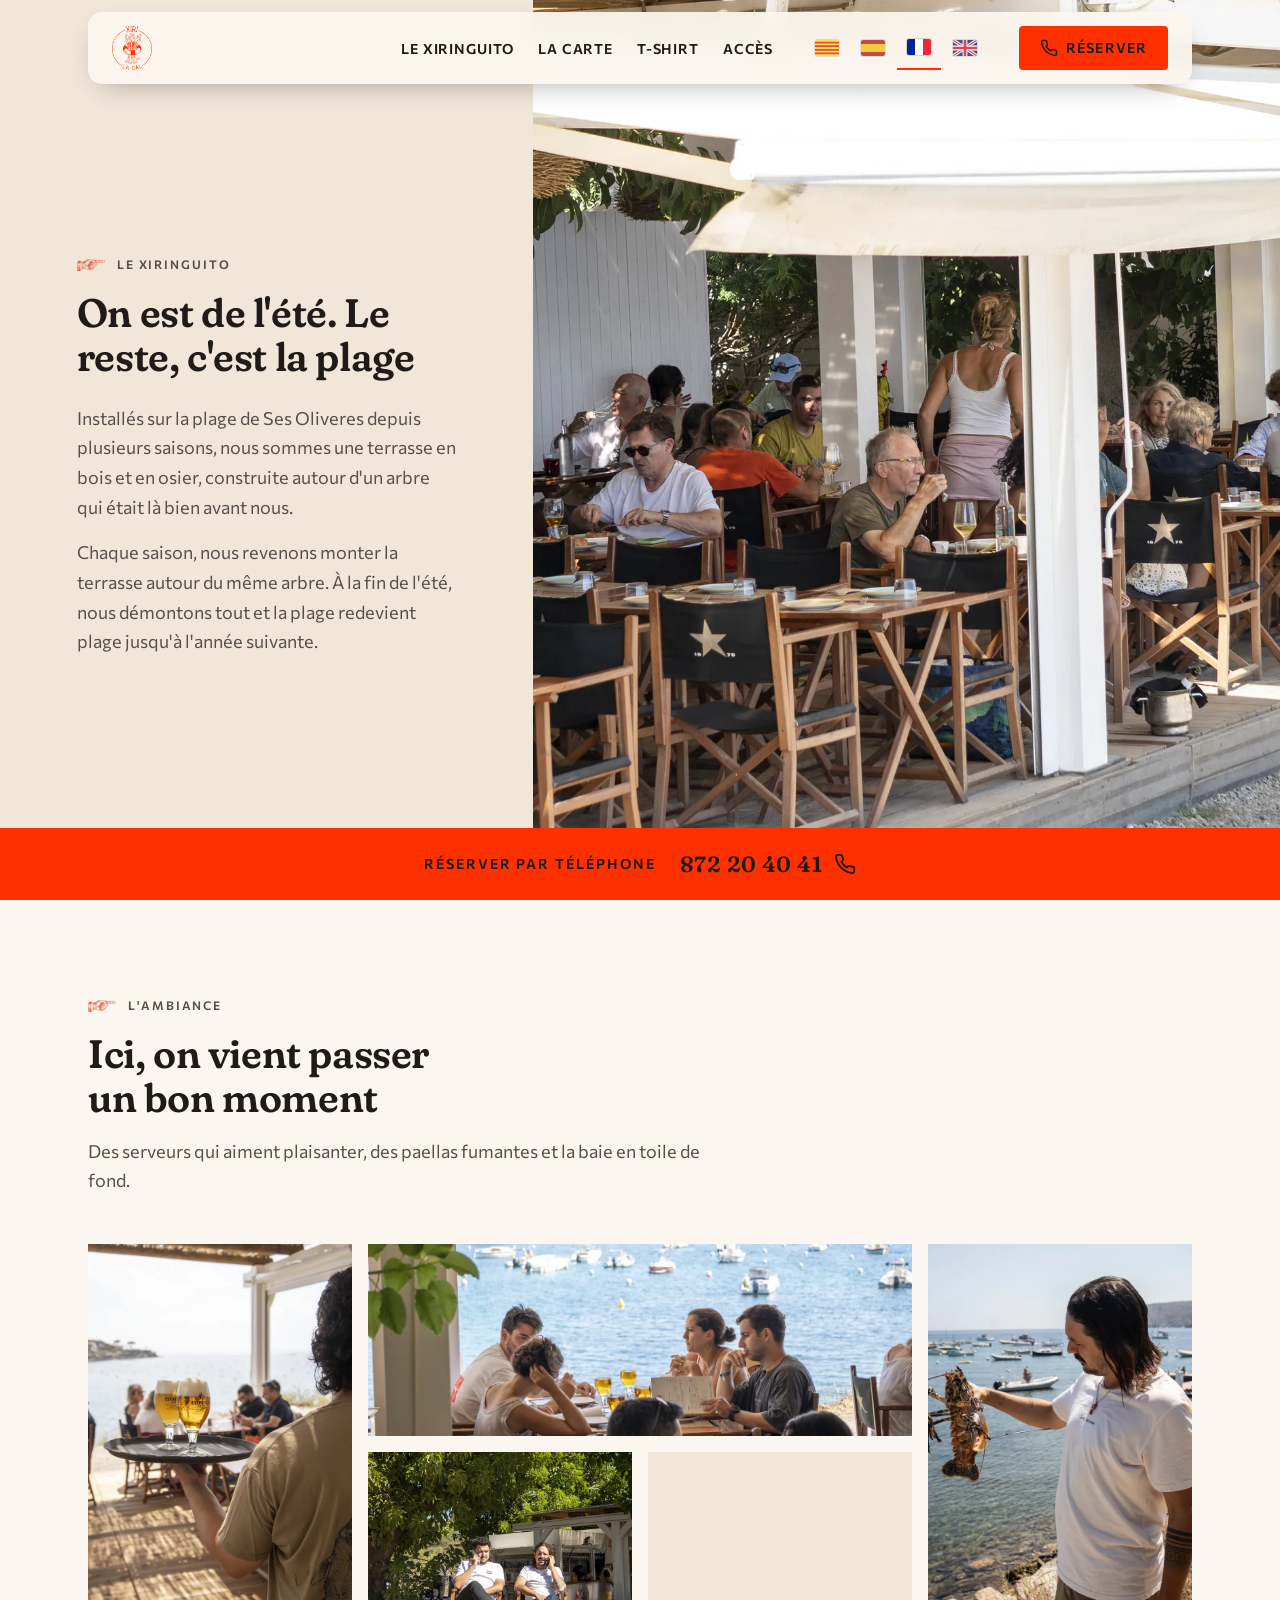
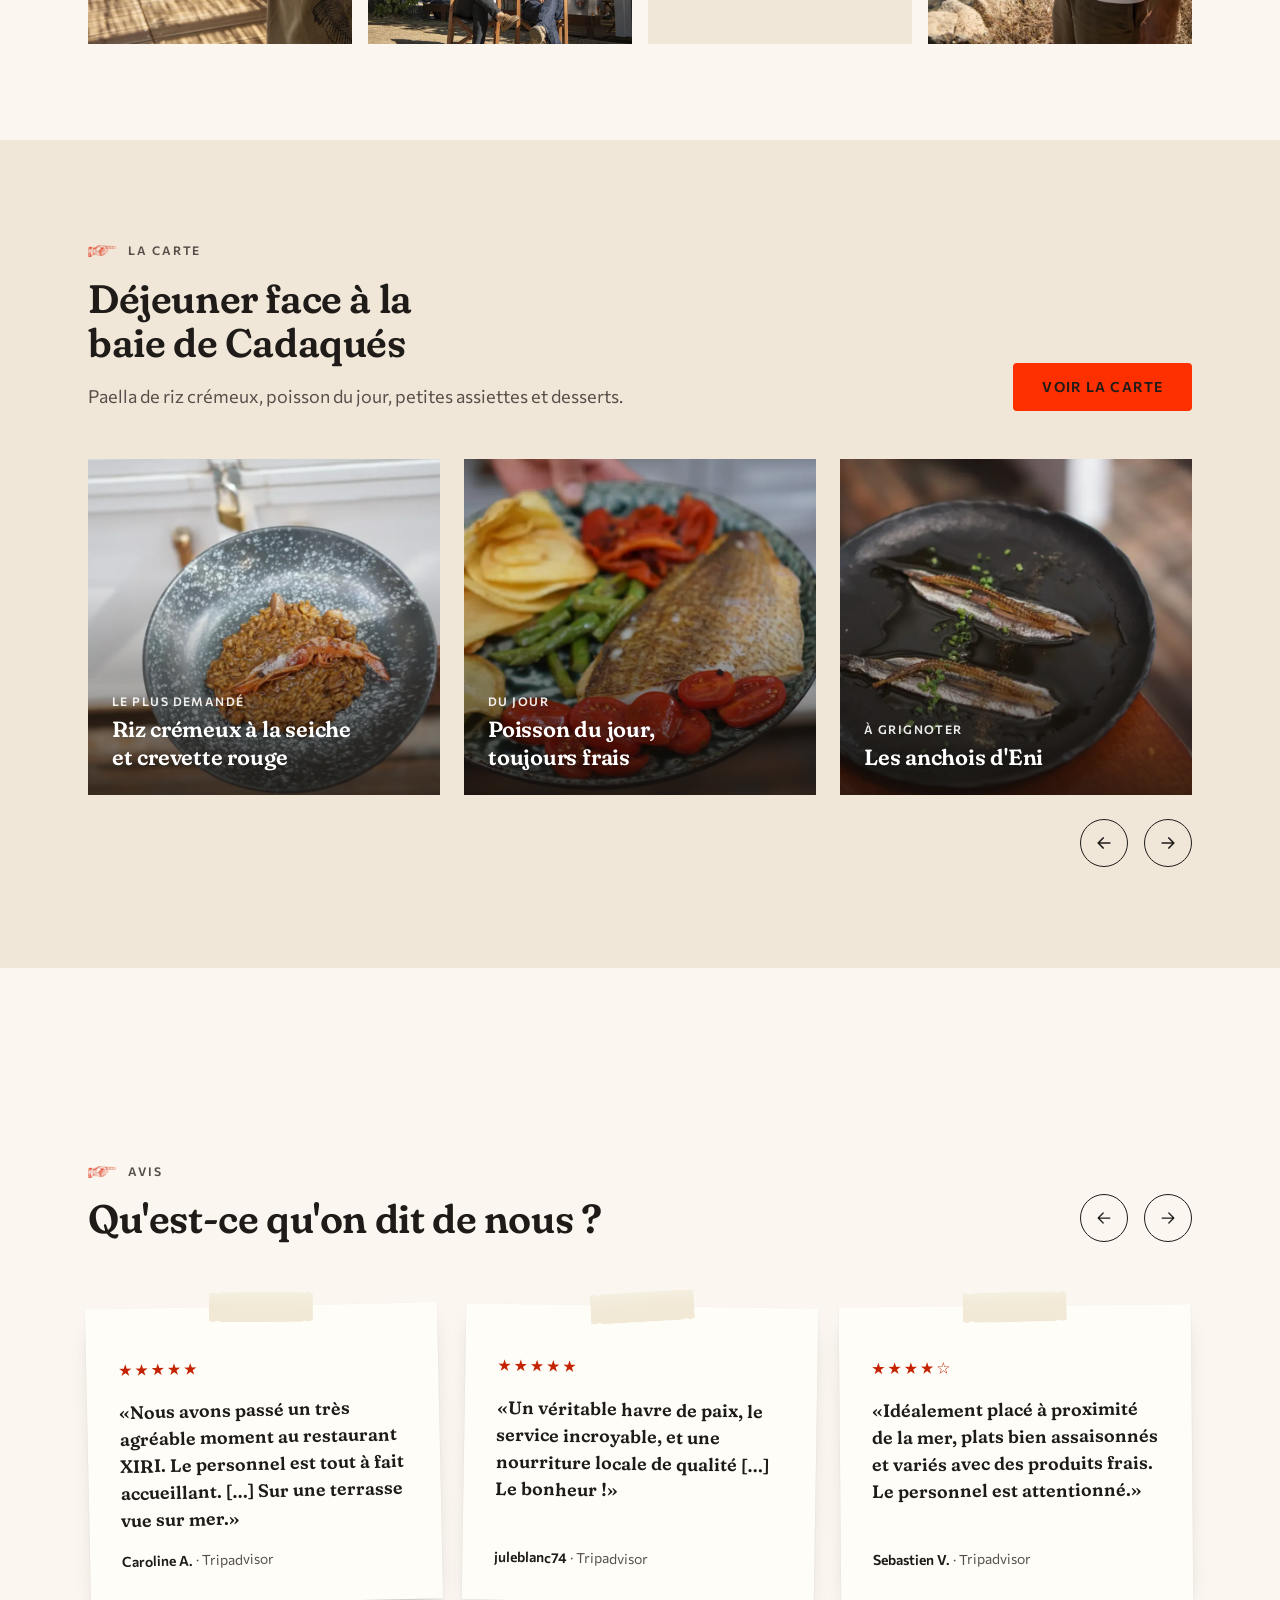
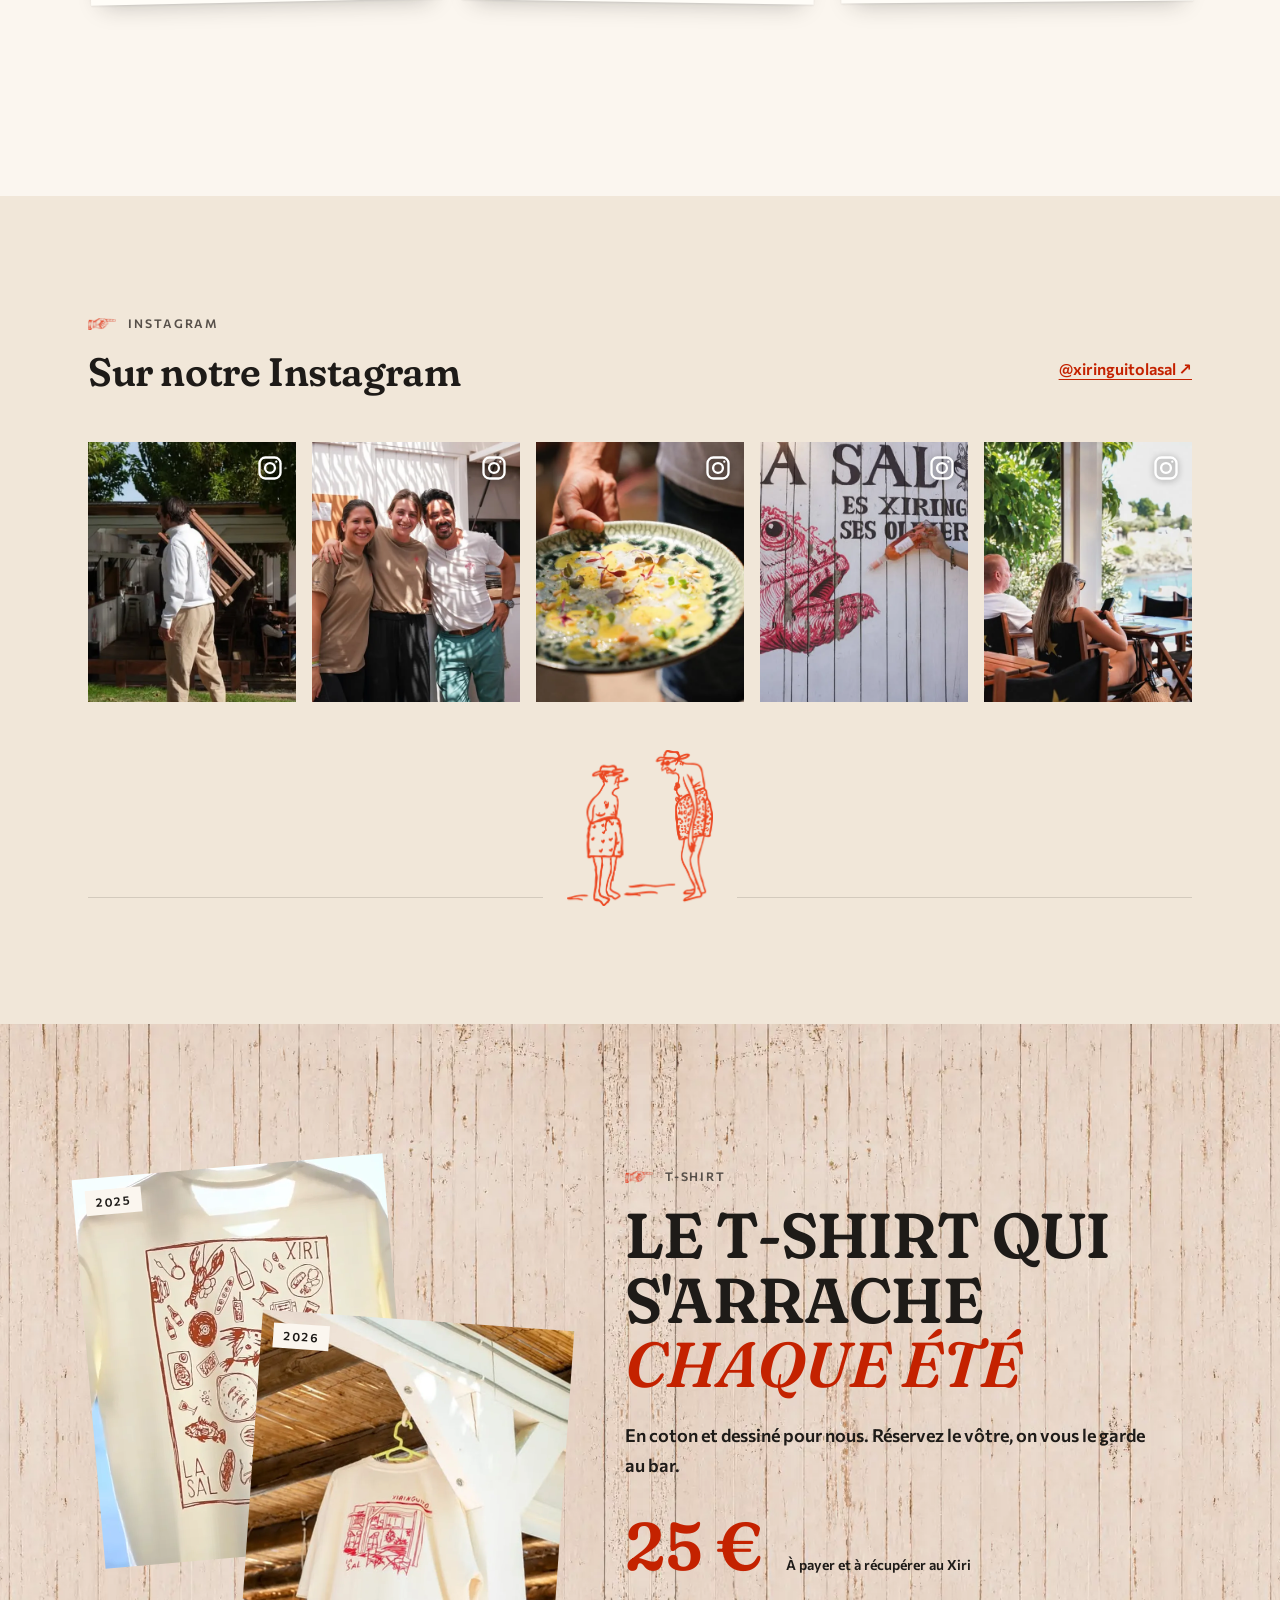
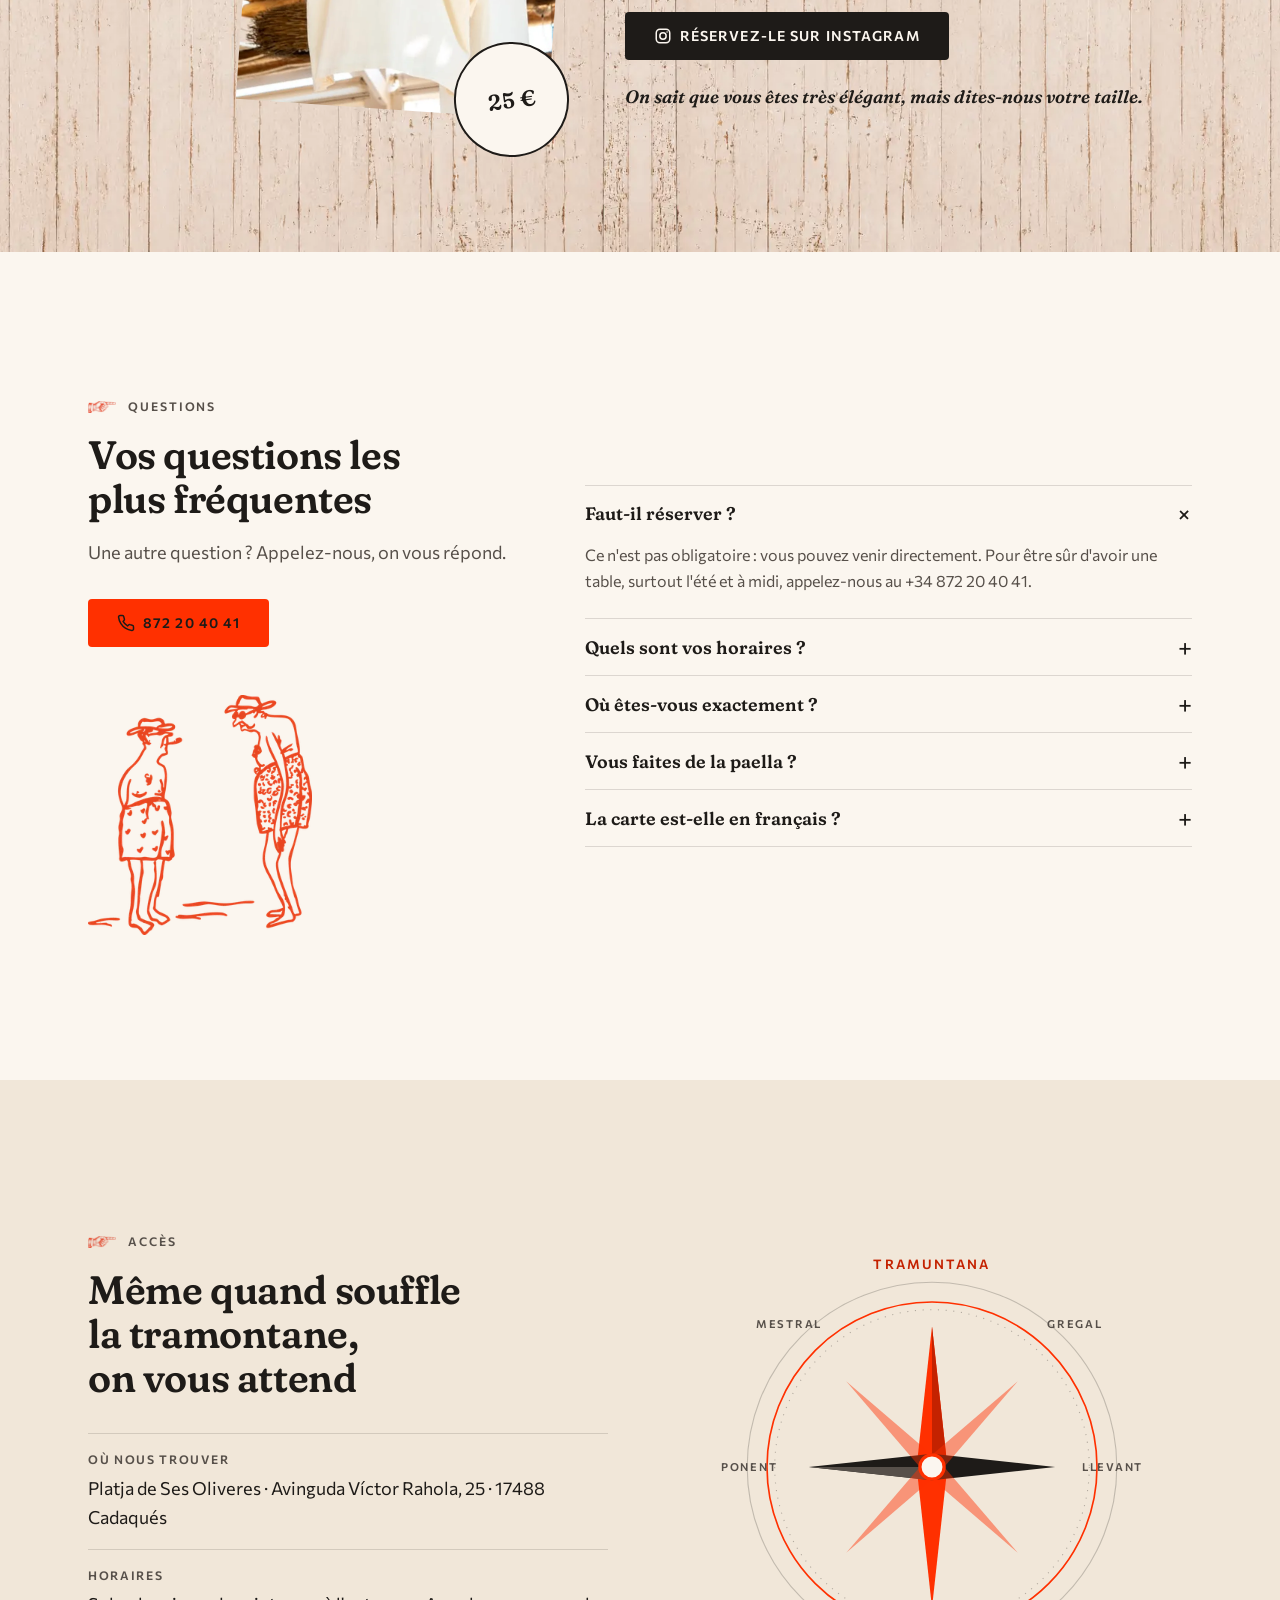
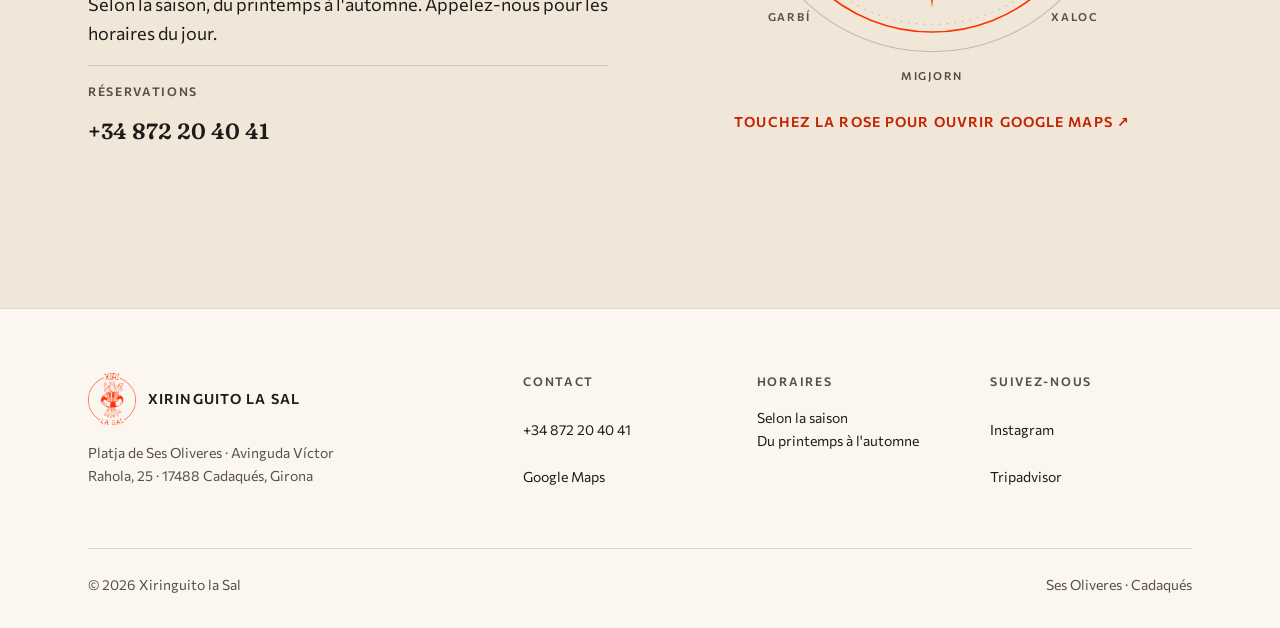
<file: Web-simple/fr/index.html>
<!DOCTYPE html>
<html lang="fr">
<head>
<meta charset="UTF-8">
<script>document.documentElement.classList.add('js');</script>
<meta name="viewport" content="width=device-width, initial-scale=1, viewport-fit=cover">
<title>Xiringuito la Sal · Restaurant de plage à Cadaqués</title>
<meta name="description" content="Restaurant de plage à Ses Oliveres, Cadaqués : paella, poisson frais, terrasse face à la baie. De mars à octobre. Réservations : +34 872 20 40 41">
<meta name="robots" content="noindex">
<meta name="theme-color" content="#FBF6EF">
<link rel="canonical" href="https://www.xiringuitolasal.com/fr/">
<link rel="alternate" hreflang="ca" href="https://www.xiringuitolasal.com/">
<link rel="alternate" hreflang="es" href="https://www.xiringuitolasal.com/es/">
<link rel="alternate" hreflang="fr" href="https://www.xiringuitolasal.com/fr/">
<link rel="alternate" hreflang="en" href="https://www.xiringuitolasal.com/en/">
<link rel="alternate" hreflang="x-default" href="https://www.xiringuitolasal.com/en/">
<meta property="og:url" content="https://www.xiringuitolasal.com/fr/">
<meta property="og:locale" content="fr_FR">
<meta property="og:type" content="restaurant">
<meta property="og:title" content="Xiringuito la Sal · Restaurant de plage à Cadaqués">
<meta property="og:description" content="Restaurant de plage à Ses Oliveres, Cadaqués : paella, poisson frais, terrasse face à la baie. De mars à octobre. Réservations : +34 872 20 40 41">
<meta property="og:image" content="https://www.xiringuitolasal.com/assets/logo/og-terrassa-1200x630.jpg">
<link rel="icon" href="../assets/logo/favicon-32.png" sizes="32x32">
<link rel="icon" href="../assets/logo/favicon-512.png" sizes="512x512">
<link rel="apple-touch-icon" href="../assets/logo/apple-touch-icon-180.png">
<link rel="preload" as="font" type="font/woff2" href="../assets/fonts/fraunces-600-latin.woff2" crossorigin>
<link rel="preload" as="font" type="font/woff2" href="../assets/fonts/commissioner-400-latin.woff2" crossorigin>
<link rel="stylesheet" href="../assets/fonts/fonts.css">
<style>
/* ------------------------------------------------------------------
   XIRI LA SAL · versió simple (21-10-2026)
   Referència del jefe: gammarus.es. Fons llis de sorra, fotos a sang,
   blocs de text + foto alternats, una sola acció: trucar per reservar.
   2 famílies (Fraunces títols · Commissioner text), 1 accent (taronja del logo).
   ------------------------------------------------------------------ */
:root{
  --bg:#FBF6EF;            /* sorra: fons de la pàgina */
  --surface:#F1E7D9;       /* sorra fosca: blocs de text, peu */
  --text:#1E1B18;          /* carbó */
  --text-2:#57504A;        /* text secundari */
  --line:rgba(30,27,24,.14);
  --accent:#FF3000;        /* taronja del logo: botons (text carbó a sobre, 4.58:1) */
  --accent-text:#C42200;   /* taronja per a text petit sobre clar (5.87:1) */
  --on-photo:#FFFFFF;

  --f-title:'Fraunces', Georgia, 'Times New Roman', serif;
  --f-text:'Commissioner', system-ui, -apple-system, 'Segoe UI', sans-serif;

  /* escala tipogràfica (8 rols) */
  --fs-xs:.75rem;    /* 12 · etiquetes */
  --fs-sm:.875rem;   /* 14 · peus, notes */
  --fs-md:1rem;      /* 16 · text */
  --fs-lg:1.125rem;  /* 18 · entradeta */
  --fs-xl:1.375rem;  /* 22 · títol de targeta */
  --fs-2xl:clamp(1.75rem, 1.2rem + 1.6vw, 2.5rem);   /* 28-40 · títol de secció */
  --fs-3xl:clamp(2.25rem, 1.4rem + 3.2vw, 4rem);     /* 36-64 · títol de portada */

  /* espai (escala de 8) */
  --s1:8px; --s2:16px; --s3:24px; --s4:32px; --s5:48px; --s6:64px; --s7:96px; --s8:128px;
  --sec:96px;              /* aire de secció: 96 a l'escriptori, 64 al mòbil i en pantalles baixes */
  --cab:calc(100vh - var(--nav-h));   /* alçada útil sota el menú: cada secció hi cap */
  --wrap:1200px;
  --gut:clamp(16px, 4vw, 48px);
  --nav-h:72px;
  --radius:4px;
}
*,*::before,*::after{box-sizing:border-box}
html{scroll-behavior:smooth;scroll-padding-top:var(--nav-h);-webkit-text-size-adjust:100%}
@media (prefers-reduced-motion: reduce){html{scroll-behavior:auto}*{transition:none!important;animation:none!important}}
body{margin:0;background:var(--bg);color:var(--text);font:400 var(--fs-md)/1.65 var(--f-text);-webkit-font-smoothing:antialiased}
img{display:block;max-width:100%;height:auto}
a{color:inherit}
h1,h2,h3{font-family:var(--f-title);font-weight:600;line-height:1.12;letter-spacing:-.01em;margin:0;text-wrap:balance}
p{margin:0}
p+p{margin-top:var(--s2)}
.visually-hidden{position:absolute!important;width:1px;height:1px;overflow:hidden;clip:rect(0 0 0 0);white-space:nowrap}
.skip-link{position:absolute;left:var(--s2);top:-100px;z-index:100;background:var(--text);color:var(--bg);padding:var(--s1) var(--s2)}
.skip-link:focus{top:var(--s2)}
:focus-visible{outline:2px solid var(--accent-text);outline-offset:3px}
.wrap{max-width:var(--wrap);margin-inline:auto;padding-inline:var(--gut)}
.sec{padding-block:var(--sec);min-height:var(--cab);display:flex;flex-direction:column;justify-content:center}
.sec>.wrap{width:100%}
@supports (height:100svh){:root{--cab:calc(100svh - var(--nav-h))}}
@media (max-width:860px), (max-height:820px){:root{--sec:64px}}
/* Etiqueta de secció: la mateixa paraula que el menú */
.eyebrow{display:flex;align-items:center;gap:12px;margin-bottom:var(--s2);font-size:var(--fs-xs);font-weight:600;letter-spacing:.16em;text-transform:uppercase;color:var(--text-2)}
.eyebrow::before{content:"";width:28px;height:12px;flex:none;background:url("../assets/img/ma.webp") left center/contain no-repeat}
/* Capçalera de secció: títol a l'esquerra, accions a la dreta (la mateixa a totes) */
.cap{display:flex;flex-wrap:wrap;align-items:flex-end;justify-content:space-between;gap:var(--s3) var(--s5);margin-bottom:var(--s5)}
.cap h2{font-size:var(--fs-2xl);max-width:22ch}
.cap p{margin-top:var(--s2);max-width:52ch;color:var(--text-2);font-size:var(--fs-lg)}
.cap-accions{display:flex;flex-wrap:wrap;align-items:center;gap:var(--s2)}
/* Dos botons junts: sempre el mateix ample */
.cap-accions:has(.btn + .btn){display:grid;grid-auto-flow:column;grid-auto-columns:1fr}
@media (max-width:560px){ .cap-accions{width:100%;flex-wrap:nowrap} .cap-accions .btn{flex:1 1 0;padding-inline:12px;font-size:var(--fs-xs);letter-spacing:.06em} }
@media (max-height:820px) and (min-width:861px){ .cap{margin-bottom:var(--s4)} }

/* ---------- Botons: un sol component, dues variants ---------- */
.btn{display:inline-flex;align-items:center;justify-content:center;gap:var(--s1);min-height:48px;padding:12px 28px;border:1px solid transparent;border-radius:var(--radius);
  font:600 var(--fs-sm)/1 var(--f-text);letter-spacing:.08em;text-transform:uppercase;text-decoration:none;cursor:pointer;transition:background-color .2s,color .2s,border-color .2s}
.btn svg{width:18px;height:18px;flex:none}
.btn-accent{background:var(--accent);color:var(--text)}
.btn-accent:hover{background:#E62B00}
.btn-line{border-color:currentColor;background:transparent}
.btn-line:hover{background:var(--text);color:var(--bg);border-color:var(--text)}
.on-photo .btn-line{color:var(--on-photo)}
.on-photo .btn-line:hover{background:var(--on-photo);color:var(--text);border-color:var(--on-photo)}
.link{display:inline-block;padding-block:12px;font-weight:600;color:var(--accent-text);text-decoration:underline;text-underline-offset:4px}
.link:hover{color:var(--text)}

/* ---------- Capçalera ---------- */
/* Menú flotant: una barra arrodonida separada de les vores, per sobre de la foto */
.nav{position:fixed;top:12px;left:var(--gut);right:var(--gut);max-width:calc(var(--wrap) - 2 * var(--gut));margin-inline:auto;z-index:50;color:var(--text);
  background:rgba(251,246,239,.94);-webkit-backdrop-filter:blur(10px);backdrop-filter:blur(10px);border-radius:14px;box-shadow:0 10px 30px -14px rgba(30,27,24,.45);transition:transform .35s cubic-bezier(.2,.7,.2,1)}
.nav-in{height:var(--nav-h);display:flex;align-items:center;gap:var(--s4);padding-inline:var(--s3)}
.brand{display:flex;align-items:center;gap:12px;text-decoration:none;margin-right:auto;padding-right:var(--s3)}
.brand{min-height:44px}
.brand img{width:40px;height:44px;object-fit:contain}
.brand .logo-color{display:none}
.brand-nom{font:600 var(--fs-sm)/1.1 var(--f-text);letter-spacing:.08em;text-transform:uppercase}   /* com els enllaços del menú */
.nav .brand-nom{display:none}   /* al menú flotant n'hi ha prou amb el logo: el nom ja és a tot arreu */
.nav-links{display:flex;gap:var(--s3);list-style:none;margin:0;padding:0}
.nav-links a,.brand-nom{white-space:nowrap}
.nav-links a{font-size:var(--fs-sm);font-weight:600;letter-spacing:.06em;text-transform:uppercase;text-decoration:none;padding-block:var(--s1);border-bottom:1px solid transparent}
.nav-links a:hover{border-bottom-color:var(--accent)}
.nav-links a:focus:not(:focus-visible){border-bottom-color:transparent}
.lang{display:flex;gap:2px}
.lang button,.lang a{min-width:44px;min-height:44px;padding:0 6px;border:0;background:none;color:inherit;font:600 var(--fs-xs)/1 var(--f-text);letter-spacing:.08em;cursor:pointer;opacity:.75;border-bottom:1px solid transparent;text-decoration:none;display:inline-flex;align-items:center;justify-content:center}
.lang [aria-pressed="true"],.lang [aria-current="page"]{opacity:1;border-bottom:2px solid var(--accent)}
.lang svg{width:24px;height:16px;border-radius:2px;box-shadow:0 0 0 1px rgba(30,27,24,.15)}
.lang a:hover{opacity:1}
.nav .btn{min-height:44px;padding:12px 20px}
.nav.obert{background:var(--bg)}
.nav.solid .logo-blanc,.nav.obert .logo-blanc{display:none}
.nav.solid .logo-color,.nav.obert .logo-color{display:block}
.nav.amagat{transform:translateY(calc(-100% - 16px))}
/* Escriptori: el contenidor del menú no existeix (els fills van en línia a la capçalera) */
.menu{display:contents}
.menu-xarxes{display:none}
.hamb{display:none}
/* Ordre a l'escriptori: seccions, idiomes, reserva. Al mòbil els idiomes queden fora del menú, sempre a la vista */
.nav-in>nav,.menu>nav{order:1}
.nav-in>.lang{order:2}
.menu>.btn{order:3}
.hamb{order:4}
.nav-tel{display:none}
@media (max-width:960px){
  .nav-in{gap:var(--s1);padding-inline:var(--s2)}
  .brand{margin-right:auto}
  .brand,.nav-tel,.hamb{flex:none}
  .brand{min-width:44px}
  .nav-tel{order:3;display:grid;place-items:center;width:44px;height:44px;border-radius:50%;background:var(--accent);color:var(--text)}
  .nav-tel svg{width:20px;height:20px}
  .nav-in>.lang button,.nav-in>.lang a{min-width:40px}
  .lang{flex:none}
  .hamb{display:grid;place-content:center;gap:6px;width:44px;height:44px;margin-right:-10px;padding:0;border:0;background:none;color:inherit;cursor:pointer}
  .hamb span{display:block;width:24px;height:2px;background:currentColor;transition:transform .3s,opacity .2s}
  .nav.obert .hamb span:nth-child(1){transform:translateY(8px) rotate(45deg)}
  .nav.obert .hamb span:nth-child(2){opacity:0}
  .nav.obert .hamb span:nth-child(3){transform:translateY(-8px) rotate(-45deg)}
  .menu{position:fixed;top:calc(var(--nav-h) + 20px);left:var(--gut);right:var(--gut);border-radius:14px;display:none;flex-direction:column;gap:var(--s4);max-height:calc(100vh - var(--nav-h));overflow-y:auto;
    padding:var(--s4) var(--s3) var(--s5);background:var(--bg);color:var(--text);box-shadow:0 12px 24px -12px rgba(30,27,24,.25)}
  .nav.obert .menu{display:flex}
  .nav-links{flex-direction:column;gap:0}
  .nav-links a{display:block;padding:14px 0;border-bottom:1px solid var(--line);font:600 var(--fs-xl)/1.2 var(--f-title);letter-spacing:0;text-transform:none}
  .nav-links a:hover{border-bottom-color:var(--line);color:var(--accent-text)}
  .nav-in>.lang{gap:0}
  .menu .btn{width:100%;min-height:52px}
  .menu-xarxes{order:4;display:flex;justify-content:center;gap:var(--s5);list-style:none;margin:0;padding:0}
  .menu-xarxes a{display:inline-flex;align-items:center;gap:var(--s1);min-height:44px;text-decoration:none;font-weight:600;font-size:var(--fs-sm)}
  .menu-xarxes a:hover{color:var(--accent-text)}
  .menu-xarxes svg{width:22px;height:22px}
  .nav.obert .nav-tel{visibility:hidden}
  .menu .btn .btn-txt{display:inline}
}
@media (max-width:560px){
  .brand-nom{display:none}
  .nav-in{gap:4px;padding-inline:12px}
  .nav-in>.lang button,.nav-in>.lang a{min-width:34px;padding:0 3px}
  .hamb{margin-right:0}
}

/* ---------- Portada: foto a sang, logo i títol al centre ---------- */

/* Franja de reserva just sota la portada (com el «Book here» de Gammarus) */
.franja{display:flex;flex-wrap:wrap;align-items:center;justify-content:center;gap:var(--s1) var(--s3);min-height:72px;padding:var(--s2) var(--gut);background:var(--accent);color:var(--text);text-decoration:none;text-align:center}
.franja span{font-size:var(--fs-sm);font-weight:600;letter-spacing:.14em;text-transform:uppercase}
.franja strong{font:600 var(--fs-xl)/1 var(--f-title);letter-spacing:.02em}
.franja svg{width:22px;height:22px}
.franja-num{display:inline-flex;align-items:center;gap:12px;white-space:nowrap}
@media (max-width:560px){ .franja{flex-direction:column;gap:4px;padding:var(--s2) var(--gut)} .franja span{font-size:var(--fs-xs);letter-spacing:.12em} }
.franja:hover strong{text-decoration:underline;text-underline-offset:5px}

/* ---------- Blocs de text + foto a sang (patró de Gammarus) ---------- */
.split{display:grid;grid-template-columns:minmax(0,5fr) minmax(0,7fr);min-height:var(--cab)}
/* el text, centrat dins la seva columna: el mateix aire a esquerra i dreta */
.split-txt{display:flex;flex-direction:column;justify-content:center;padding:var(--sec) clamp(24px, 6vw, 96px)}
.split-txt>*{width:100%;max-width:460px;margin-inline:auto}
.split-txt h2{font-size:var(--fs-2xl);max-width:18ch}
.split-txt h1{font-size:var(--fs-2xl);max-width:18ch}
/* Sense portada: la primera secció comença sota el menú */
main > .split:first-child{margin-top:0}
main > .split:first-child .split-txt{padding-top:calc(var(--nav-h) + 12px + var(--sec))}
.split-txt p{margin-top:var(--s3);max-width:44ch;color:var(--text-2);font-size:var(--fs-lg)}
.split-txt p+p{margin-top:var(--s2)}
.split-txt .accions{margin-top:var(--s4);display:flex;flex-wrap:wrap;gap:var(--s2);align-items:center}
.split-img{position:relative;min-height:320px}
.split-img img{position:absolute;inset:0;width:100%;height:100%;object-fit:cover}
.split.fosc .split-txt{background:var(--surface)}
@media (max-width:860px){
  .split.primer .split-img{margin-top:0}
  main > .split:first-child .split-txt{padding-top:var(--s6)}
  .split{grid-template-columns:minmax(0,1fr);grid-template-rows:auto 1fr;min-height:var(--cab)}
  .split-img{order:-1;aspect-ratio:16/10;min-height:0}
  .split-txt{padding:var(--s6) var(--gut)}
}


/* ---------- L'ambient: graella de fotos amb gent (5 fotos, una d'ample) ---------- */
.ambient-grid{display:grid;grid-template-columns:repeat(4,minmax(0,1fr));grid-template-rows:repeat(2,minmax(0,1fr));gap:var(--s2);
  height:clamp(400px, calc(var(--cab) - 2 * var(--sec) - 240px), 680px);list-style:none;margin:0;padding:0}
.ambient-grid li{position:relative;overflow:hidden;background:var(--surface)}
.ambient-grid li.ample{grid-column:span 2}
.ambient-grid li.alt{grid-row:span 2}
.ambient-grid img{position:absolute;inset:0;width:100%;height:100%;object-fit:cover;transition:transform .8s cubic-bezier(.2,.7,.2,1)}
.ambient-grid li:hover img{transform:scale(1.04)}
@media (max-width:860px){
  .ambient-grid{grid-template-columns:repeat(2,minmax(0,1fr));grid-template-rows:none;grid-auto-rows:180px;height:auto}
  .ambient-grid li.alt{grid-row:span 2}
}

/* ---------- La carta: plats grans en una fila que llisca ---------- */
.banda{position:relative;display:grid;place-items:center;min-height:min(72vh,640px);padding:var(--sec) var(--gut);text-align:center;color:var(--on-photo);overflow:hidden}
.banda>img{position:absolute;inset:0;width:100%;height:100%;object-fit:cover}
.banda::after{content:"";position:absolute;inset:0;background:rgba(20,16,12,.5)}
.banda-in{position:relative;z-index:1;max-width:720px;display:flex;flex-direction:column;align-items:center}
.banda h2{font-size:var(--fs-2xl)}
.banda p{margin-top:var(--s3);font-size:var(--fs-lg)}
.banda .accions{margin-top:var(--s4);display:flex;flex-wrap:wrap;justify-content:center;gap:var(--s2)}

.carta-sec-web{background:var(--surface)}
/* tres plats a la vista, verticals (4:5) i grans; la resta, amb les fletxes o lliscant */
.plats{display:flex;gap:var(--s3);overflow-x:auto;scroll-snap-type:x mandatory;scrollbar-width:none;list-style:none;margin:0;padding:0;
  --ph-max:clamp(300px, calc(var(--cab) - 2 * var(--sec) - 300px), 560px)}
.plats::-webkit-scrollbar{display:none}
.plat{flex:0 0 calc((100% - 2 * var(--s3)) / 3);scroll-snap-align:start}
.plats-peu{display:flex;justify-content:flex-end;gap:var(--s2);margin-top:var(--s3)}
/* Nom del plat sobre la foto (no suma alçada): etiqueta a dalt, nom a sota, sobre un degradat fosc */
.plat a{position:relative;display:flex;flex-direction:column;justify-content:flex-end;aspect-ratio:4/5;max-height:var(--ph-max);width:100%;padding:var(--s3);overflow:hidden;color:var(--on-photo);text-decoration:none;background:var(--surface)}
.plat .ph{position:absolute;inset:0}
.plat .ph::after{content:"";position:absolute;inset:0;background:linear-gradient(180deg,rgba(20,16,12,0) 35%,rgba(20,16,12,.72) 100%)}
.plat img{width:100%;height:100%;object-fit:cover;transition:transform .6s cubic-bezier(.2,.7,.2,1)}
.plat a:hover img{transform:scale(1.04)}
.plat h3,.plat small{position:relative;z-index:1}
.plat h3{font:600 var(--fs-xl)/1.25 var(--f-title);text-shadow:0 1px 8px rgba(0,0,0,.35)}
.plat small{order:-1;margin-bottom:4px;font-size:var(--fs-xs);font-weight:600;letter-spacing:.12em;text-transform:uppercase;opacity:.9}
.plat-nota{display:flex;flex-direction:column;justify-content:center;gap:var(--s1);padding:var(--s3);background:var(--surface)}
.plat-nota h3{font-size:var(--fs-xl);margin-bottom:var(--s1)}
.plat-nota p{color:var(--text-2);font-size:var(--fs-sm);line-height:1.5}
.plat-nota p+p{margin-top:0}
/* Mòbil: els plats llisquen de costat (com Instagram) i la secció cap en una pantalla */
@media (max-width:960px){
  .plats{gap:var(--s2);overscroll-behavior-x:contain}
  .plat,.plat-nota{flex:0 0 84%}
  .plat a{max-height:min(62vh,560px)}
  .plats-peu{display:none}
}
/* Punts sota el carrusel: gris = hi ha més fotos; fosc = la que es veu */
.punts{display:none}
@media (max-width:960px){
  .punts{display:flex;justify-content:center;gap:var(--s1);margin-top:var(--s3)}
  .punts span{width:8px;height:8px;border-radius:50%;background:#CFC6BA;transition:background-color .2s,transform .2s}
  .punts span.on{background:var(--text-2);transform:scale(1.25)}
}

/* ---------- Opinions ---------- */
.opinions{background:var(--bg)}
.ressenyes{display:grid;grid-template-columns:repeat(3,1fr);gap:var(--s3);list-style:none;margin:0;padding:0}
.ressenya[hidden]{display:none}
.ressenyes{padding-top:var(--s2)}
.ressenya{position:relative;display:flex;flex-direction:column;gap:var(--s2);padding:var(--s5) var(--s4) var(--s4);background:#FFFDF8;
  box-shadow:0 1px 2px rgba(30,27,24,.08),0 12px 24px -12px rgba(30,27,24,.28);rotate:var(--gir,0deg)}
.ressenya:nth-child(3n+1){--gir:-1.2deg}
.ressenya:nth-child(3n+2){--gir:.9deg}
.ressenya:nth-child(3n){--gir:-.5deg}
/* Tros de cel·lo: translúcid, una mica tort i amb les puntes estripades */
.ressenya::before{content:"";position:absolute;top:-14px;left:50%;width:104px;height:30px;translate:-50% 0;rotate:calc(var(--gir,0deg) * -2.5 - 2deg);
  background:linear-gradient(180deg,rgba(255,255,255,.35),rgba(255,255,255,0) 60%),rgba(236,226,200,.72);box-shadow:0 1px 2px rgba(30,27,24,.12);
  clip-path:polygon(0 4%,4% 0,8% 6%,12% 0,88% 0,92% 5%,96% 0,100% 6%,100% 94%,96% 100%,92% 95%,88% 100%,12% 100%,8% 94%,4% 100%,0 95%)}
.ressenya .estrelles{color:var(--accent-text);letter-spacing:.12em;font-size:var(--fs-md)}
.ressenya blockquote{margin:0;flex:1;font:600 var(--fs-lg)/1.5 var(--f-title)}
.ressenya footer{font-size:var(--fs-sm);color:var(--text-2)}
.ressenya footer b{color:var(--text);font-weight:600}
.ressenya .trad{font-style:italic}
.ressenya.entra{animation:entra .45s ease both}
@keyframes entra{from{opacity:0;translate:0 8px}to{opacity:1;translate:0 0}}
.opinions-peu{margin-top:var(--s4);text-align:right}
.fletxa{width:48px;height:48px;display:grid;place-items:center;border:1px solid var(--text);border-radius:50%;background:none;color:var(--text);cursor:pointer}
.fletxa:hover{background:var(--text);color:var(--bg)}
.fletxa svg{width:20px;height:20px}
@media (max-width:1000px){ .ressenyes{grid-template-columns:repeat(2,1fr)} }
@media (max-width:640px){ .ressenyes{grid-template-columns:1fr} .opinions-peu{text-align:left} }

/* ---------- Samarreta: com a la versió desenfadada (sobre la fusta del xiringuito) ---------- */
.fusta{background:var(--surface) url("../assets/img/fusta.webp") center/cover}
.sam-grid{display:grid;grid-template-columns:minmax(0,5fr) minmax(0,6fr);gap:var(--s6);align-items:center}
.sam-fotos{position:relative;width:min(100%, calc((var(--cab) - 2 * var(--sec)) * .78));aspect-ratio:4/5;justify-self:center}
.sam-f{position:absolute;margin:0;width:66%}
.sam-f img{width:100%;aspect-ratio:4/5;object-fit:cover}
.sam-f figcaption{position:absolute;left:12px;top:12px;padding:4px 10px;background:var(--bg);font:600 var(--fs-xs)/1.4 var(--f-text);letter-spacing:.14em}
.sam-f.f25{left:0;top:4%;rotate:-5deg}
.sam-f.f26{right:0;bottom:4%;rotate:4deg}
.sam-preu{position:absolute;right:-8px;bottom:-24px;z-index:2;width:clamp(96px,9vw,128px);aspect-ratio:1;display:grid;place-items:center;border-radius:50%;background:var(--bg);border:2px solid var(--text);font:600 var(--fs-xl)/1 var(--f-title);rotate:-8deg}
.sam-txt h2{font-size:var(--fs-3xl);line-height:1.02;text-transform:uppercase}
.sam-txt h2 em{font-style:italic;color:var(--accent-text)}
.sam-txt>p{margin-top:var(--s3);max-width:44ch;font-size:var(--fs-lg);font-weight:600}
.preu{margin-top:var(--s4);display:flex;align-items:baseline;gap:var(--s3);flex-wrap:wrap}
.preu strong{font:600 clamp(2.75rem, 1.8rem + 3vw, 4.5rem)/1 var(--f-title);color:var(--accent-text)}
.preu span{font-size:var(--fs-sm);font-weight:600}
.sam-txt .accions{margin-top:var(--s4)}
.btn-fosc{background:var(--text);color:var(--bg)}
.btn-fosc:hover{background:#000}
.sam-txt p.talla{margin-top:var(--s3);font:italic 600 var(--fs-lg)/1.4 var(--f-title)}
.sam-txt p.avis-copiat{margin-top:var(--s1);font-size:var(--fs-sm)}
@media (max-width:860px){ .sam-grid{grid-template-columns:1fr;gap:var(--s6)} .sam-fotos{width:min(86%,380px)} }

/* ---------- Instagram (com a Gula) ---------- */
.ig-sec{background:var(--surface)}
.posts{display:grid;grid-template-columns:repeat(5,1fr);gap:var(--s2);list-style:none;margin:0;padding:0}
.post a{position:relative;display:block;aspect-ratio:4/5;overflow:hidden;background:var(--surface)}
.post img{width:100%;height:100%;object-fit:cover;transition:transform .6s cubic-bezier(.2,.7,.2,1)}
.post a:hover img{transform:scale(1.04)}
.post .ig{position:absolute;top:12px;right:12px;width:28px;height:28px;color:#fff;filter:drop-shadow(0 1px 3px rgba(0,0,0,.4))}
/* Separador amb els banyistes: omple el buit de sota el feed i tanca la secció (alçada segons la pantalla) */
.separador{display:flex;align-items:flex-end;gap:var(--s3);margin-top:var(--s5)}
.separador span{flex:1;height:1px;background:var(--line);margin-bottom:var(--s1)}
.separador img{width:auto;height:clamp(80px, calc(var(--cab) - 2 * var(--sec) - 480px), 160px)}
@media (max-width:900px){ .separador img{height:112px} }
@media (max-width:900px){
  .posts{display:flex;overflow-x:auto;scroll-snap-type:x mandatory;margin-inline:calc(var(--gut) * -1);padding-inline:var(--gut);scroll-padding-inline:var(--gut);scrollbar-width:none}
  .posts::-webkit-scrollbar{display:none}
  .post{flex:0 0 min(60vw,280px);scroll-snap-align:start}
}

/* ---------- Preguntes: títol a l'esquerra, acordió a la dreta ---------- */
.faq{background:var(--bg)}
.faq-grid{display:grid;grid-template-columns:minmax(0,5fr) minmax(0,7fr);gap:var(--s6);align-items:center}
.cap-faq h2{font-size:var(--fs-2xl);max-width:16ch}
.cap-faq p{margin-top:var(--s2);color:var(--text-2);font-size:var(--fs-lg)}
.cap-faq .btn{margin-top:var(--s4)}
.cap-faq{display:flex;flex-direction:column;align-items:flex-start}
.faq-il{margin-top:var(--s5);width:auto;height:clamp(120px, calc(var(--cab) - 2 * var(--sec) - 360px), 240px)}
@media (max-width:860px){ .faq-il{display:none} }
.faq-llista{border-top:1px solid var(--line)}
.faq-llista details{border-bottom:1px solid var(--line)}
.faq-llista summary{display:flex;justify-content:space-between;align-items:center;gap:var(--s2);min-height:56px;padding:var(--s2) 0;cursor:pointer;list-style:none;font:600 var(--fs-lg)/1.3 var(--f-title)}
.faq-llista summary::-webkit-details-marker{display:none}
.faq-llista summary::after{content:"+";flex:none;font:400 1.5rem/1 var(--f-text);transition:transform .2s}
.faq-llista details[open] summary::after{transform:rotate(45deg)}
.faq-llista details p{padding:0 0 var(--s3);max-width:60ch;color:var(--text-2)}
@media (max-width:860px){ .faq-grid{grid-template-columns:minmax(0,1fr);gap:var(--s4)} }

/* ---------- Com arribar: fosca, dades a l'esquerra i rosa dels vents a la dreta ---------- */
.arribar{background:var(--surface);color:var(--text)}   /* sense el negre: la web només fa servir sorra, fusta i taronja */
.arribar .eyebrow{color:var(--text-2)}
.arribar .wrap{display:grid;grid-template-columns:minmax(0,1fr) minmax(0,1fr);gap:var(--s6);align-items:center}
.arribar h2{font-size:var(--fs-2xl);max-width:18ch}
.dades{margin-top:var(--s4);display:grid;gap:var(--s2)}
.dada{display:grid;gap:4px;padding-top:var(--s2);border-top:1px solid var(--line)}
.dada b{font-size:var(--fs-xs);font-weight:600;letter-spacing:.14em;text-transform:uppercase;color:var(--text-2)}
.dada a,.dada span{font-size:var(--fs-lg);text-decoration:none}
.dada a{padding-block:12px}
.dada a:hover{text-decoration:underline;text-underline-offset:4px}
.dada .tel{font:600 var(--fs-xl)/1.2 var(--f-title)}
.rosa{display:grid;justify-items:center;gap:var(--s2);text-decoration:none;color:var(--text)}
.rosa svg{width:min(100%,440px);max-height:calc(var(--cab) - 2 * var(--sec) - 48px);height:auto;overflow:visible}
/* Agulla: gira sobre el centre de la rosa (200,200 del viewBox) */
.rosa .agulla{transform-box:view-box;transform-origin:200px 200px;transition:transform .9s cubic-bezier(.34,1.56,.64,1)}
.rosa:hover .agulla,.rosa:focus-visible .agulla{transform:rotate(-38deg)}
.rosa.is-visible .agulla{animation:busca-nord 2s cubic-bezier(.25,.8,.3,1)}
@keyframes busca-nord{0%{transform:rotate(-200deg)}70%{transform:rotate(14deg)}85%{transform:rotate(-5deg)}100%{transform:rotate(0)}}
.rosa .vent{font:600 10px var(--f-text);letter-spacing:.16em;text-transform:uppercase;fill:var(--text-2)}
.rosa .vent.nord{fill:var(--accent-text);font-size:12px}
.rosa .cta{font:600 var(--fs-sm)/1 var(--f-text);letter-spacing:.08em;text-transform:uppercase;color:var(--accent-text);padding-block:12px}
.rosa:hover .cta{text-decoration:underline;text-underline-offset:5px}
@media (max-width:860px){ .arribar .wrap{grid-template-columns:1fr} .rosa{justify-self:center} .rosa svg{width:min(100%,150px);max-height:none} .arribar .wrap{gap:var(--s3)} }

/* ---------- Peu ---------- */
.peu-web{background:var(--bg);border-top:1px solid var(--line);padding-block:var(--s6) var(--s4);font-size:var(--fs-sm)}
.peu-grid{display:grid;grid-template-columns:2fr 1fr 1fr 1fr;gap:var(--s4)}
.peu-web .brand{color:var(--text)}
.peu-web .brand img{width:48px;height:52px}
.peu-web h3{font:600 var(--fs-xs)/1.4 var(--f-text);letter-spacing:.14em;text-transform:uppercase;color:var(--text-2);margin-bottom:var(--s2)}
.peu-web ul{list-style:none;margin:0;padding:0;display:grid;gap:0}
.peu-web li a{display:inline-block;padding-block:12px}
.peu-web a{text-decoration:none}
.peu-web a:hover{text-decoration:underline;text-underline-offset:3px}
.peu-adr{margin-top:var(--s2);color:var(--text-2);max-width:32ch}
.peu-baix{margin-top:var(--s5);padding-top:var(--s3);border-top:1px solid var(--line);display:flex;flex-wrap:wrap;justify-content:space-between;gap:var(--s2);color:var(--text-2)}
@media (max-width:860px){ .peu-grid{grid-template-columns:1fr 1fr} .peu-marca{grid-column:1/-1} }

/* ---------- Aparició suau en entrar a la pantalla ---------- */
.js .rv{opacity:0;transform:translateY(16px);transition:opacity .7s ease,transform .7s cubic-bezier(.2,.7,.2,1)}
.js .rv.vist{opacity:1;transform:none}
@media (prefers-reduced-motion: reduce){ .js .rv{opacity:1;transform:none} }
</style>
<script type="application/ld+json">
{
 "@context": "https://schema.org",
 "@graph": [
  {
   "@type": "Restaurant",
   "@id": "https://www.xiringuitolasal.com/#restaurant",
   "name": "Xiringuito la Sal",
   "alternateName": [
    "La Sal Es Xiringuito Ses Oliveres",
    "Xiri la Sal"
   ],
   "description": "Restaurant de plage à Ses Oliveres, Cadaqués : paella, poisson frais, terrasse face à la baie. De mars à octobre. Réservations : +34 872 20 40 41",
   "url": "https://www.xiringuitolasal.com/fr/",
   "telephone": "+34872204041",
   "image": [
    "https://www.xiringuitolasal.com/assets/img/hero-2400.webp",
    "https://www.xiringuitolasal.com/assets/logo/og-terrassa-1200x630.jpg"
   ],
   "logo": "https://www.xiringuitolasal.com/assets/logo/favicon-512.png",
   "address": {
    "@type": "PostalAddress",
    "streetAddress": "Avinguda Víctor Rahola, 25",
    "addressLocality": "Cadaqués",
    "postalCode": "17488",
    "addressRegion": "Girona",
    "addressCountry": "ES"
   },
   "geo": {
    "@type": "GeoCoordinates",
    "latitude": 42.2857466,
    "longitude": 3.2851119
   },
   "hasMap": "https://maps.app.goo.gl/VqkFJobXDxhRsfKD7",
   "servesCuisine": [
    "Méditerranéenne",
    "Poisson et fruits de mer",
    "Riz",
    "Tapas"
   ],
   "priceRange": "€€",
   "acceptsReservations": true,
   "hasMenu": "https://www.xiringuitolasal.com/fr/carte/#menu",
   "sameAs": [
    "https://www.instagram.com/xiringuitolasal/",
    "https://www.tripadvisor.es/Restaurant_Review-g580326-d12834000-Reviews-Xiringuito_La_Sal-Cadaques_Costa_Brava_Province_of_Girona_Catalonia.html"
   ]
  },
  {
   "@type": "WebSite",
   "@id": "https://www.xiringuitolasal.com/#web",
   "name": "Xiringuito la Sal",
   "url": "https://www.xiringuitolasal.com/",
   "inLanguage": [
    "ca",
    "es",
    "fr",
    "en"
   ]
  },
  {
   "@type": "FAQPage",
   "@id": "https://www.xiringuitolasal.com/fr/#preguntes",
   "inLanguage": "fr",
   "mainEntity": [
    {
     "@type": "Question",
     "name": "Faut-il réserver ?",
     "acceptedAnswer": {
      "@type": "Answer",
      "text": "Ce n'est pas obligatoire : vous pouvez venir directement. Pour être sûr d'avoir une table, surtout l'été et à midi, appelez-nous au +34 872 20 40 41."
     }
    },
    {
     "@type": "Question",
     "name": "Quels sont vos horaires ?",
     "acceptedAnswer": {
      "@type": "Answer",
      "text": "Les horaires changent selon la saison. Nous ouvrons du printemps à l'automne ; pour connaître les horaires du jour, appelez-nous ou regardez notre Instagram. L'hiver, le xiringuito est démonté."
     }
    },
    {
     "@type": "Question",
     "name": "Où êtes-vous exactement ?",
     "acceptedAnswer": {
      "@type": "Answer",
      "text": "Sur la plage de Ses Oliveres, Avinguda Víctor Rahola 25, à Cadaqués."
     }
    },
    {
     "@type": "Question",
     "name": "Vous faites de la paella ?",
     "acceptedAnswer": {
      "@type": "Answer",
      "text": "Oui, des riz cuisinés dans la poêle à paella. Le plus demandé : le riz crémeux à la seiche et aux crevettes rouges. Minimum 2 personnes, environ 20 minutes."
     }
    },
    {
     "@type": "Question",
     "name": "La carte est-elle en français ?",
     "acceptedAnswer": {
      "@type": "Answer",
      "text": "Oui. La carte existe en catalan, espagnol, français et anglais, ici sur le site et en PDF."
     }
    }
   ]
  }
 ]
}
</script>
</head>
<body>

<a class="skip-link" href="#main" data-i18n="skip">Aller au contenu</a>

<header class="nav solid" id="nav">
  <div class="nav-in">
    <a class="brand" href="#xiringuito" aria-label="Xiringuito la Sal">
      <img class="logo-blanc" src="../assets/logo/logo-blanc-320.webp" alt="" width="292" height="320">
      <img class="logo-color" src="../assets/logo/logo-taronja-160.webp" alt="" width="146" height="160">
      <span class="brand-nom">Xiringuito la Sal</span>
    </a>
    <div class="lang" role="group" aria-label="Langue" data-i18n-aria="lang_label">
      <a href="../" lang="ca" hreflang="ca"><svg viewBox="0 0 30 20" aria-hidden="true"><rect width="30" height="20" fill="#FCDD09"/><path d="M0 3.3h30M0 7.8h30M0 12.2h30M0 16.7h30" stroke="#DA121A" stroke-width="2.2"/></svg><span class="visually-hidden">Català</span></a>
      <a href="../es/" lang="es" hreflang="es"><svg viewBox="0 0 30 20" aria-hidden="true"><rect width="30" height="20" fill="#AA151B"/><rect y="5" width="30" height="10" fill="#F1BF00"/></svg><span class="visually-hidden">Español</span></a>
      <a href="./" lang="fr" hreflang="fr" aria-current="page"><svg viewBox="0 0 30 20" aria-hidden="true"><rect width="30" height="20" fill="#ED2939"/><rect width="20" height="20" fill="#fff"/><rect width="10" height="20" fill="#002395"/></svg><span class="visually-hidden">Français</span></a>
      <a href="../en/" lang="en" hreflang="en"><svg viewBox="0 0 30 20" aria-hidden="true"><rect width="30" height="20" fill="#012169"/><path d="M0 0l30 20M30 0L0 20" stroke="#fff" stroke-width="4"/><path d="M0 0l30 20M30 0L0 20" stroke="#C8102E" stroke-width="1.6"/><path d="M15 0v20M0 10h30" stroke="#fff" stroke-width="6"/><path d="M15 0v20M0 10h30" stroke="#C8102E" stroke-width="3.4"/></svg><span class="visually-hidden">English</span></a>
    </div>
    <a class="nav-tel" href="tel:+34872204041" aria-label="Appelez pour réserver : 872 20 40 41" data-i18n-aria="nav_tel_aria"><svg viewBox="0 0 24 24" fill="none" stroke="currentColor" stroke-width="2" stroke-linecap="round" stroke-linejoin="round" aria-hidden="true"><path d="M22 16.9v3a2 2 0 0 1-2.2 2 19.8 19.8 0 0 1-8.6-3.1 19.5 19.5 0 0 1-6-6A19.8 19.8 0 0 1 2.1 4.2 2 2 0 0 1 4.1 2h3a2 2 0 0 1 2 1.7c.1 1 .4 1.9.7 2.8a2 2 0 0 1-.5 2.1L8.1 9.9a16 16 0 0 0 6 6l1.3-1.3a2 2 0 0 1 2.1-.4c.9.3 1.8.6 2.8.7a2 2 0 0 1 1.7 2z"/></svg></a>
    <button class="hamb" type="button" aria-expanded="false" aria-controls="menu" aria-label="Menu" data-i18n-aria="menu_aria"><span></span><span></span><span></span></button>
    <div class="menu" id="menu">
    <nav aria-label="Principale" data-i18n-aria="nav_label">
      <ul class="nav-links">
        <li><a href="#xiringuito" data-i18n="nav_xiri">Le Xiringuito</a></li>
        <li><a href="#carta" data-i18n="nav_carta">La carte</a></li>
        <li><a href="#samarreta" data-i18n="nav_shop">T-shirt</a></li>
        <li><a href="#arribar" data-i18n="nav_arribar">Accès</a></li>
      </ul>
    </nav>

    <a class="btn btn-accent" href="tel:+34872204041" aria-label="Réserver : 872 20 40 41" data-i18n-aria="nav_reserva_aria">
      <svg viewBox="0 0 24 24" fill="none" stroke="currentColor" stroke-width="2" stroke-linecap="round" stroke-linejoin="round" aria-hidden="true"><path d="M22 16.9v3a2 2 0 0 1-2.2 2 19.8 19.8 0 0 1-8.6-3.1 19.5 19.5 0 0 1-6-6A19.8 19.8 0 0 1 2.1 4.2 2 2 0 0 1 4.1 2h3a2 2 0 0 1 2 1.7c.1 1 .4 1.9.7 2.8a2 2 0 0 1-.5 2.1L8.1 9.9a16 16 0 0 0 6 6l1.3-1.3a2 2 0 0 1 2.1-.4c.9.3 1.8.6 2.8.7a2 2 0 0 1 1.7 2z"/></svg>
      <span class="btn-txt" data-i18n="nav_reserva">Réserver</span>
    </a>
    <ul class="menu-xarxes">
      <li><a href="https://www.instagram.com/xiringuitolasal/" target="_blank" rel="noopener"><svg viewBox="0 0 24 24" fill="none" stroke="currentColor" stroke-width="2" aria-hidden="true"><rect x="3" y="3" width="18" height="18" rx="5"/><circle cx="12" cy="12" r="4.2"/><circle cx="17.4" cy="6.6" r="1" fill="currentColor" stroke="none"/></svg><span>Instagram</span><span class="visually-hidden" data-i18n="nova"> (s'ouvre dans un nouvel onglet)</span></a></li>
      <li><a href="https://www.tripadvisor.es/Restaurant_Review-g580326-d12834000-Reviews-Xiringuito_La_Sal-Cadaques_Costa_Brava_Province_of_Girona_Catalonia.html" target="_blank" rel="noopener"><svg viewBox="0 0 24 24" fill="none" stroke="currentColor" stroke-width="1.8" aria-hidden="true"><circle cx="7" cy="13" r="3.6"/><circle cx="17" cy="13" r="3.6"/><circle cx="7" cy="13" r="1" fill="currentColor"/><circle cx="17" cy="13" r="1" fill="currentColor"/><path d="M3.5 9.5C6 7.2 9 6 12 6s6 1.2 8.5 3.5M12 9.5l-1.6 2.2M12 9.5l1.6 2.2"/></svg><span>Tripadvisor</span><span class="visually-hidden" data-i18n="nova"> (s'ouvre dans un nouvel onglet)</span></a></li>
    </ul>
    </div>
  </div>
</header>

<main id="main">

<!-- 1. El Xiringuito: el primer que es veu (sense portada, decisió del jefe 26-10-2026) (només el que sabem del client: la terrassa, l'arbre, la temporada) -->
<section class="split fosc primer" id="xiringuito" aria-labelledby="xiri-t">
  <div class="split-txt rv">
    <span class="eyebrow" data-i18n="ey_xiri">Le Xiringuito</span>
    <h1 id="xiri-t" data-i18n="xiri_h2">On est de l'été. Le reste, c'est la plage</h1>
    <p data-i18n="xiri_p1">Installés sur la plage de Ses Oliveres depuis plusieurs saisons, nous sommes une terrasse en bois et en osier, construite autour d'un arbre qui était là bien avant nous.</p>
    <p data-i18n="xiri_p2">Chaque saison, nous revenons monter la terrasse autour du même arbre. À la fin de l'été, nous démontons tout et la plage redevient plage jusqu'à l'année suivante.</p>
  </div>
  <div class="split-img"><img src="../assets/img/ambient-terrassa.webp" sizes="(max-width:860px) 100vw, 58vw" alt="La terrasse du Xiringuito la Sal pleine de monde" data-i18n-alt="xiri_alt" width="1100" height="1375" fetchpriority="high"></div>
</section>

<!-- Acció principal: reservar per telèfon -->
<a class="franja" href="tel:+34872204041" id="reserva">
  <span data-i18n="band_txt">Réserver par téléphone</span>
  <span class="franja-num"><strong>872 20 40 41</strong><svg viewBox="0 0 24 24" fill="none" stroke="currentColor" stroke-width="2" stroke-linecap="round" stroke-linejoin="round" aria-hidden="true"><path d="M22 16.9v3a2 2 0 0 1-2.2 2 19.8 19.8 0 0 1-8.6-3.1 19.5 19.5 0 0 1-6-6A19.8 19.8 0 0 1 2.1 4.2 2 2 0 0 1 4.1 2h3a2 2 0 0 1 2 1.7c.1 1 .4 1.9.7 2.8a2 2 0 0 1-.5 2.1L8.1 9.9a16 16 0 0 0 6 6l1.3-1.3a2 2 0 0 1 2.1-.4c.9.3 1.8.6 2.8.7a2 2 0 0 1 1.7 2z"/></svg></span>
</a>

<!-- 2. L'ambient: fotos de la gent i del bon rotllo (fotos del client) -->
<section class="sec" id="ambient" aria-labelledby="amb-t">
  <div class="wrap">
    <div class="cap rv">
      <div>
        <span class="eyebrow" data-i18n="ey_amb">L'ambiance</span>
        <h2 id="amb-t" data-i18n="amb_h2">Ici, on vient passer un bon moment</h2>
        <p data-i18n="amb_p">Des serveurs qui aiment plaisanter, des paellas fumantes et la baie en toile de fond.</p>
      </div>
    </div>
    <ul class="ambient-grid rv">
      <li class="alt"><img src="../assets/img/ambient-cambrer.webp" alt="Un serveur apporte des bières en terrasse" data-i18n-alt="amb1_alt" width="800" height="1000" loading="lazy" decoding="async"></li>
      <li class="ample"><img src="../assets/img/ambient-dinar.webp" alt="Des amis déjeunent en terrasse face à la baie" data-i18n-alt="amb3_alt" width="1200" height="800" loading="lazy" decoding="async"></li>
      <li class="alt"><img src="../assets/img/ambient-llobregant.webp" alt="Un cuisinier montre un homard tout juste arrivé" data-i18n-alt="amb4_alt" width="800" height="1000" loading="lazy" decoding="async"></li>
      <li><img src="../assets/img/ambient-cadires.webp" alt="Deux amis au repos devant le xiringuito" data-i18n-alt="amb2_alt" width="800" height="1000" loading="lazy" decoding="async"></li>
      <li class=""><img src="../assets/img/ambient-paella.webp" alt="Un serveur apporte une paella en terrasse" data-i18n-alt="amb5_alt" width="800" height="1000" loading="lazy" decoding="async"></li>
    </ul>
  </div>
</section>

<!-- 3. La carta: un sol botó (la carta en l'idioma de la pàgina) + plats destacats grans -->
<section class="sec carta-sec-web" id="carta" aria-labelledby="carta-t">
  <div class="wrap">
    <div class="cap rv">
      <div>
        <span class="eyebrow" data-i18n="ey_carta">La carte</span>
        <h2 id="carta-t" data-i18n="carta_h2">Déjeuner face à la baie de Cadaqués</h2>
        <p data-i18n="carta_p">Paella de riz crémeux, poisson du jour, petites assiettes et desserts.</p>
      </div>
      <div class="cap-accions">
        <a class="btn btn-accent" href="../assets/carta/carta-fr-en.pdf" target="_blank" rel="noopener" data-carta><span data-i18n="carta_btn">Voir la carte</span><span class="visually-hidden" data-i18n="pdf_nova"> (PDF, s'ouvre dans un nouvel onglet)</span></a>
      </div>
    </div>
    <ul class="plats">
      <li class="plat rv"><a href="../assets/carta/carta-fr-en.pdf" target="_blank" rel="noopener" data-carta><span class="ph"><img src="../assets/img/plat-arros.webp" alt="" width="800" height="800" loading="lazy" decoding="async"></span><h3 data-i18n="d1_name">Riz crémeux à la seiche et crevette rouge</h3><small data-i18n="d1_tag">Le plus demandé</small><span class="visually-hidden" data-i18n="pdf_nova"> (PDF, s'ouvre dans un nouvel onglet)</span></a></li>
      <li class="plat rv"><a href="../assets/carta/carta-fr-en.pdf" target="_blank" rel="noopener" data-carta><span class="ph"><img src="../assets/img/plat-peix-del-dia.webp" alt="" width="800" height="800" loading="lazy" decoding="async"></span><h3 data-i18n="d4_name">Poisson du jour, toujours frais</h3><small data-i18n="d4_tag">Du jour</small><span class="visually-hidden" data-i18n="pdf_nova"> (PDF, s'ouvre dans un nouvel onglet)</span></a></li>
      <li class="plat rv"><a href="../assets/carta/carta-fr-en.pdf" target="_blank" rel="noopener" data-carta><span class="ph"><img src="../assets/img/plat-anxoves.webp" alt="" width="800" height="800" loading="lazy" decoding="async"></span><h3 data-i18n="d2_name">Les anchois d'Eni</h3><small data-i18n="d2_tag">À grignoter</small><span class="visually-hidden" data-i18n="pdf_nova"> (PDF, s'ouvre dans un nouvel onglet)</span></a></li>
      <li class="plat rv"><a href="../assets/carta/carta-fr-en.pdf" target="_blank" rel="noopener" data-carta><span class="ph"><img src="../assets/img/plat-calamars.webp" alt="" width="800" height="800" loading="lazy" decoding="async"></span><h3 data-i18n="d3_name">Calamars à l'andalouse, aïoli blanc et noir</h3><small data-i18n="d3_tag">Fritures</small><span class="visually-hidden" data-i18n="pdf_nova"> (PDF, s'ouvre dans un nouvel onglet)</span></a></li>
      <li class="plat rv"><a href="../assets/carta/carta-fr-en.pdf" target="_blank" rel="noopener" data-carta><span class="ph"><img src="../assets/img/plat-turbot.webp" alt="" width="800" height="800" loading="lazy" decoding="async"></span><h3 data-i18n="d5_name">Notre turbot frit</h3><small data-i18n="d5_tag">Le classique</small><span class="visually-hidden" data-i18n="pdf_nova"> (PDF, s'ouvre dans un nouvel onglet)</span></a></li>
      <li class="plat rv"><a href="../assets/carta/carta-fr-en.pdf" target="_blank" rel="noopener" data-carta><span class="ph"><img src="../assets/img/plat-tiradito.webp" alt="" width="800" height="800" loading="lazy" decoding="async"></span><h3 data-i18n="d6_name">Tiradito du jour</h3><small data-i18n="d6_tag">Cru et frais</small><span class="visually-hidden" data-i18n="pdf_nova"> (PDF, s'ouvre dans un nouvel onglet)</span></a></li>
      <li class="plat rv"><a href="../assets/carta/carta-fr-en.pdf" target="_blank" rel="noopener" data-carta><span class="ph"><img src="../assets/img/plat-coulant.webp" alt="" width="800" height="800" loading="lazy" decoding="async"></span><h3 data-i18n="d7_name">Coulant au chocolat, glace noisette</h3><small data-i18n="d7_tag">Dessert</small><span class="visually-hidden" data-i18n="pdf_nova"> (PDF, s'ouvre dans un nouvel onglet)</span></a></li>
      <li class="plat rv"><a href="../assets/carta/carta-fr-en.pdf" target="_blank" rel="noopener" data-carta><span class="ph"><img src="../assets/img/plat-croquetes.webp" alt="" width="800" height="800" loading="lazy" decoding="async"></span><h3 data-i18n="d8_name">Croquettes du jour</h3><small data-i18n="d8_tag">À partager</small><span class="visually-hidden" data-i18n="pdf_nova"> (PDF, s'ouvre dans un nouvel onglet)</span></a></li>
    </ul>
    <div class="plats-peu">
      <button class="fletxa plats-ant" type="button" aria-label="Plats précédents" data-i18n-aria="carta_prev"><svg viewBox="0 0 24 24" fill="none" stroke="currentColor" stroke-width="2" stroke-linecap="round" stroke-linejoin="round" aria-hidden="true"><path d="M19 12H5M11 6l-6 6 6 6"/></svg></button>
      <button class="fletxa plats-seg" type="button" aria-label="Plus de plats" data-i18n-aria="carta_next"><svg viewBox="0 0 24 24" fill="none" stroke="currentColor" stroke-width="2" stroke-linecap="round" stroke-linejoin="round" aria-hidden="true"><path d="M5 12h14M13 6l6 6-6 6"/></svg></button>
    </div>
  </div>
</section>

<!-- 4. Opinions reals: Google (sluurpy.es, 14-15/10/2026) i Tripadvisor FR (19/10/2026). Extractes literals.
     Cada ressenya és un paper enganxat amb un tros de cel·lo. -->
<section class="sec opinions" id="opinions" aria-labelledby="rev-t">
  <div class="wrap">
    <div class="cap rv">
      <div>
        <span class="eyebrow" data-i18n="ey_rev">Avis</span>
        <h2 id="rev-t" data-i18n="rev_h2">Qu'est-ce qu'on dit de nous ?</h2>
      </div>
      <div class="cap-accions">
        <button class="fletxa prev" type="button" aria-label="Avis précédent" data-i18n-aria="rev_prev" aria-controls="ressenyes"><svg viewBox="0 0 24 24" fill="none" stroke="currentColor" stroke-width="1.5" stroke-linecap="round" stroke-linejoin="round" aria-hidden="true"><path d="M19 12H5M11 6l-6 6 6 6"/></svg></button>
        <button class="fletxa next" type="button" aria-label="Avis suivant" data-i18n-aria="rev_next" aria-controls="ressenyes"><svg viewBox="0 0 24 24" fill="none" stroke="currentColor" stroke-width="1.5" stroke-linecap="round" stroke-linejoin="round" aria-hidden="true"><path d="M5 12h14M13 6l6 6-6 6"/></svg></button>
      </div>
    </div>
    <ul class="ressenyes" id="ressenyes" aria-live="polite">
      <li class="ressenya" data-r="fr"><span class="estrelles" aria-hidden="true">★★★★★</span><span class="visually-hidden" data-i18n="rev_5">5 étoiles sur 5</span><blockquote lang="fr">«Nous avons passé un très agréable moment au restaurant XIRI. Le personnel est tout à fait accueillant. […] Sur une terrasse vue sur mer.»</blockquote><footer><b>Caroline A.</b> · Tripadvisor</footer></li>
      <li class="ressenya" data-r="fr"><span class="estrelles" aria-hidden="true">★★★★★</span><span class="visually-hidden" data-i18n="rev_5">5 étoiles sur 5</span><blockquote lang="fr">«Un véritable havre de paix, le service incroyable, et une nourriture locale de qualité […] Le bonheur !»</blockquote><footer><b>juleblanc74</b> · Tripadvisor</footer></li>
      <li class="ressenya" data-r="fr"><span class="estrelles" aria-hidden="true">★★★★☆</span><span class="visually-hidden" data-i18n="rev_4">4 étoiles sur 5</span><blockquote lang="fr">«Idéalement placé à proximité de la mer, plats bien assaisonnés et variés avec des produits frais. Le personnel est attentionné.»</blockquote><footer><b>Sebastien V.</b> · Tripadvisor</footer></li>
      <li class="ressenya" data-r="fr"><span class="estrelles" aria-hidden="true">★★★★★</span><span class="visually-hidden" data-i18n="rev_5">5 étoiles sur 5</span><blockquote lang="fr">«Une cuisine délicieuse avec une vue imprenable. Bonne ambiance et excellent service»</blockquote><footer><b>Marian R.</b> · Google · <span class="trad">traduit de l'espagnol</span></footer></li>
      <li class="ressenya" data-r="fr"><span class="estrelles" aria-hidden="true">★★★★★</span><span class="visually-hidden" data-i18n="rev_5">5 étoiles sur 5</span><blockquote lang="fr">«Nous avons commandé un turbot spectaculaire, frit et croustillant, et nous en avons profité jusqu'à la dernière arête.»</blockquote><footer><b>Terry A.</b> · Google · <span class="trad">traduit de l'espagnol</span></footer></li>
      <li class="ressenya" data-r="fr"><span class="estrelles" aria-hidden="true">★★★★★</span><span class="visually-hidden" data-i18n="rev_5">5 étoiles sur 5</span><blockquote lang="fr">«[…] nous avons décidé d'essayer. Excellente idée ! Nous avons mangé un riz à la seiche et aux crevettes spectaculaire !»</blockquote><footer><b>Gerard V.</b> · Google · <span class="trad">traduit de l'espagnol</span></footer></li>
      <li class="ressenya" data-r="fr"><span class="estrelles" aria-hidden="true">★★★★★</span><span class="visually-hidden" data-i18n="rev_5">5 étoiles sur 5</span><blockquote lang="fr">«Une vue privilégiée, des produits de qualité et un personnel très attentionné et sympathique, avec une pointe de malice. […] Un endroit idéal pour dîner au coucher du soleil.»</blockquote><footer><b>Alex B.</b> · Google · <span class="trad">traduit de l'espagnol</span></footer></li>
      <li class="ressenya" data-r="fr"><span class="estrelles" aria-hidden="true">★★★★★</span><span class="visually-hidden" data-i18n="rev_5">5 étoiles sur 5</span><blockquote lang="fr">«Le goût du riz est divin !!! […] Nous avons adoré l'endroit, la cuisine et l'accueil du personnel, impeccable.»</blockquote><footer><b>Rocio R.</b> · Google · <span class="trad">traduit de l'espagnol</span></footer></li>
      <li class="ressenya" data-r="fr"><span class="estrelles" aria-hidden="true">★★★★★</span><span class="visually-hidden" data-i18n="rev_5">5 étoiles sur 5</span><blockquote lang="fr">«Et la cuisine… plus qu'excellente. […] Mais la tarte Tatin… la meilleure que j'aie goûtée. Service 10/10.»</blockquote><footer><b>M. C.</b> · Google · <span class="trad">traduit de l'espagnol</span></footer></li>
      <li class="ressenya" data-r="fr"><span class="estrelles" aria-hidden="true">★★★★★</span><span class="visually-hidden" data-i18n="rev_5">5 étoiles sur 5</span><blockquote lang="fr">«Mon restaurant/xiringuito préféré à Cadaqués, sans hésiter. Un personnel super sympa, la plus belle vue et une cuisine incroyable.»</blockquote><footer><b>Wolf Allisat</b> · Google · <span class="trad">traduit de l'anglais</span></footer></li>
      <li class="ressenya" data-r="fr"><span class="estrelles" aria-hidden="true">★★★★★</span><span class="visually-hidden" data-i18n="rev_5">5 étoiles sur 5</span><blockquote lang="fr">«Un dîner fantastique : personnel sympathique et cuisine délicieuse ! […] Nous n'avons pas été déçus : une très belle soirée.»</blockquote><footer><b>Steve E.</b> · Tripadvisor · <span class="trad">traduit de l'anglais</span></footer></li>
      <li class="ressenya" data-r="fr"><span class="estrelles" aria-hidden="true">★★★★★</span><span class="visually-hidden" data-i18n="rev_5">5 étoiles sur 5</span><blockquote lang="fr">«Un personnel incroyable, très gentil et attentionné […] La qualité est très élevée et les plats très bien présentés. […] Parfait pour déjeuner et très romantique pour dîner.»</blockquote><footer><b>Lydia Caldwell</b> · Tripadvisor · <span class="trad">traduit de l'anglais</span></footer></li>
      <li class="ressenya" data-r="fr"><span class="estrelles" aria-hidden="true">★★★★★</span><span class="visually-hidden" data-i18n="rev_5">5 étoiles sur 5</span><blockquote lang="fr">«La cuisine est délicieuse. Chaque bouchée vous fera dire « waouh ». Je conseille de réserver à l'avance, car c'est souvent complet.»</blockquote><footer><b>Mama rasta</b> · Google · <span class="trad">traduit de l'anglais</span></footer></li>
    </ul>
  </div>
</section>

<!-- 5. Instagram: les 5 darreres publicacions (28-10-2026). Per tenir-les sempre al dia a WordPress cal un connector de feed (p. ex. Smash Balloon) amb el compte del client. -->
<section class="sec ig-sec" id="instagram" aria-labelledby="ig-t">
  <div class="wrap">
    <div class="cap rv">
      <div>
        <span class="eyebrow">Instagram</span>
        <h2 id="ig-t" data-i18n="ig_h2">Sur notre Instagram</h2>
      </div>
      <div class="cap-accions"><a class="link" href="https://www.instagram.com/xiringuitolasal/" target="_blank" rel="noopener">@xiringuitolasal ↗<span class="visually-hidden" data-i18n="nova"> (s'ouvre dans un nouvel onglet)</span></a></div>
    </div>
    <ul class="posts">
      <li class="post rv"><a href="https://www.instagram.com/reel/De1iNUuuGxd/" target="_blank" rel="noopener"><img src="../assets/img/ig-5.webp" alt="On range les chaises en fin de saison" data-i18n-alt="ig5_alt" width="512" height="640" loading="lazy" decoding="async"><svg class="ig" viewBox="0 0 24 24" fill="none" stroke="currentColor" stroke-width="2" aria-hidden="true"><rect x="3" y="3" width="18" height="18" rx="5"/><circle cx="12" cy="12" r="4.2"/><circle cx="17.4" cy="6.6" r="1" fill="currentColor" stroke="none"/></svg><span class="visually-hidden" data-i18n="ig_open">Ouvrir la publication sur Instagram</span><span class="visually-hidden" data-i18n="nova"> (s'ouvre dans un nouvel onglet)</span></a></li>
      <li class="post rv"><a href="https://www.instagram.com/p/DergK1qClMR/" target="_blank" rel="noopener"><img src="../assets/img/ig-0.webp" alt="L&#x27;équipe du Xiringuito souriante en cuisine" data-i18n-alt="ig0_alt" width="512" height="640" loading="lazy" decoding="async"><svg class="ig" viewBox="0 0 24 24" fill="none" stroke="currentColor" stroke-width="2" aria-hidden="true"><rect x="3" y="3" width="18" height="18" rx="5"/><circle cx="12" cy="12" r="4.2"/><circle cx="17.4" cy="6.6" r="1" fill="currentColor" stroke="none"/></svg><span class="visually-hidden" data-i18n="ig_open">Ouvrir la publication sur Instagram</span><span class="visually-hidden" data-i18n="nova"> (s'ouvre dans un nouvel onglet)</span></a></li>
      <li class="post rv"><a href="https://www.instagram.com/p/DeePfXqCOGt/" target="_blank" rel="noopener"><img src="../assets/img/ig-1.webp" alt="Une assiette de poisson cru aux fleurs, dans une assiette en céramique" data-i18n-alt="ig1_alt" width="512" height="640" loading="lazy" decoding="async"><svg class="ig" viewBox="0 0 24 24" fill="none" stroke="currentColor" stroke-width="2" aria-hidden="true"><rect x="3" y="3" width="18" height="18" rx="5"/><circle cx="12" cy="12" r="4.2"/><circle cx="17.4" cy="6.6" r="1" fill="currentColor" stroke="none"/></svg><span class="visually-hidden" data-i18n="ig_open">Ouvrir la publication sur Instagram</span><span class="visually-hidden" data-i18n="nova"> (s'ouvre dans un nouvel onglet)</span></a></li>
      <li class="post rv"><a href="https://www.instagram.com/reel/DeRnAIGiIIS/" target="_blank" rel="noopener"><img src="../assets/img/ig-2.webp" alt="Le mur en bois peint « La Sal es Xiringuito Ses Oliveres » avec un poisson rouge" data-i18n-alt="ig2_alt" width="512" height="640" loading="lazy" decoding="async"><svg class="ig" viewBox="0 0 24 24" fill="none" stroke="currentColor" stroke-width="2" aria-hidden="true"><rect x="3" y="3" width="18" height="18" rx="5"/><circle cx="12" cy="12" r="4.2"/><circle cx="17.4" cy="6.6" r="1" fill="currentColor" stroke="none"/></svg><span class="visually-hidden" data-i18n="ig_open">Ouvrir la publication sur Instagram</span><span class="visually-hidden" data-i18n="nova"> (s'ouvre dans un nouvel onglet)</span></a></li>
      <li class="post rv"><a href="https://www.instagram.com/p/DeHo9TfFNx7/" target="_blank" rel="noopener"><img src="../assets/img/ig-3.webp" alt="Des clients déjeunant en terrasse face à la baie" data-i18n-alt="ig3_alt" width="512" height="640" loading="lazy" decoding="async"><svg class="ig" viewBox="0 0 24 24" fill="none" stroke="currentColor" stroke-width="2" aria-hidden="true"><rect x="3" y="3" width="18" height="18" rx="5"/><circle cx="12" cy="12" r="4.2"/><circle cx="17.4" cy="6.6" r="1" fill="currentColor" stroke="none"/></svg><span class="visually-hidden" data-i18n="ig_open">Ouvrir la publication sur Instagram</span><span class="visually-hidden" data-i18n="nova"> (s'ouvre dans un nouvel onglet)</span></a></li>
    </ul>
    <!-- Separador: els banyistes del dibuix original del client (IMG-Illustracions/banyistes-original.png) -->
    <div class="separador rv" aria-hidden="true"><span></span><img src="../assets/img/banyistes.webp" alt="" width="299" height="320" loading="lazy" decoding="async"><span></span></div>
  </div>
</section>

<!-- 6. Samarreta: com a la versió desenfadada. Les dues samarretes (2026 i 2025, totes dues del seu Instagram); es reserva per Instagram -->
<section class="sec samarreta fusta" id="samarreta" aria-labelledby="shop-t">
  <div class="wrap sam-grid">
    <div class="sam-fotos rv">
      <figure class="sam-f f25"><img src="../assets/img/samarreta-2025.webp" alt="Le t-shirt 2025, couvert de dessins de poissons et de plats" data-i18n-alt="shop_alt25" width="600" height="750" loading="lazy" decoding="async"><figcaption>2025</figcaption></figure>
      <figure class="sam-f f26"><img src="../assets/img/samarreta-2026.webp" alt="Le t-shirt 2026, avec le xiringuito dessiné" data-i18n-alt="shop_alt26" width="800" height="1000" loading="lazy" decoding="async"><figcaption>2026</figcaption></figure>
      <span class="sam-preu" aria-hidden="true">25 €</span>
    </div>
    <div class="sam-txt rv">
      <span class="eyebrow" data-i18n="ey_shop">T-shirt</span>
      <h2 id="shop-t"><span data-i18n="shop_h2a">Le t-shirt qui s'arrache</span> <em data-i18n="shop_h2b">chaque été</em></h2>
      <p data-i18n="shop_p">En coton et dessiné pour nous. Réservez le vôtre, on vous le garde au bar.</p>
      <div class="preu"><strong data-i18n="shop_price">25 €</strong><span data-i18n="shop_how">À payer et à récupérer au Xiri</span></div>
      <div class="accions">
        <a class="btn btn-fosc" href="https://ig.me/m/xiringuitolasal" data-ig data-msg="Bonjour ! Je voudrais réserver le t-shirt de Xiringuito la Sal (25 €). Taille : ___. Quand puis-je passer le récupérer ?" data-i18n-msg="shop_msg" target="_blank" rel="noopener"><svg viewBox="0 0 24 24" fill="none" stroke="currentColor" stroke-width="2" aria-hidden="true"><rect x="3" y="3" width="18" height="18" rx="5"/><circle cx="12" cy="12" r="4.2"/><circle cx="17.4" cy="6.6" r="1" fill="currentColor" stroke="none"/></svg><span data-i18n="shop_ig">Réservez-le sur Instagram</span><span class="visually-hidden" data-i18n="nova"> (s'ouvre dans un nouvel onglet)</span></a>
      </div>
      <p class="talla" data-i18n="shop_talla">On sait que vous êtes très élégant, mais dites-nous votre taille.</p>
      <p class="avis-copiat" aria-live="polite" hidden data-i18n="shop_copiat">Message copié : collez-le dans le chat Instagram.</p>
    </div>
  </div>
</section>

<!-- 7. Preguntes: el que pregunten els turistes (i ChatGPT). Només dades confirmades pel client o per la seva pròpia comunicació. -->
<section class="sec faq" id="preguntes" aria-labelledby="faq-t">
  <div class="wrap faq-grid">
    <div class="cap-faq rv">
      <span class="eyebrow" data-i18n="ey_faq">Questions</span>
      <h2 id="faq-t" data-i18n="faq_h2">Vos questions les plus fréquentes</h2>
      <p data-i18n="faq_p">Une autre question ? Appelez-nous, on vous répond.</p>
      <a class="btn btn-accent faq-tel" href="tel:+34872204041"><svg viewBox="0 0 24 24" fill="none" stroke="currentColor" stroke-width="2" stroke-linecap="round" stroke-linejoin="round" aria-hidden="true"><path d="M22 16.9v3a2 2 0 0 1-2.2 2 19.8 19.8 0 0 1-8.6-3.1 19.5 19.5 0 0 1-6-6A19.8 19.8 0 0 1 2.1 4.2 2 2 0 0 1 4.1 2h3a2 2 0 0 1 2 1.7c.1 1 .4 1.9.7 2.8a2 2 0 0 1-.5 2.1L8.1 9.9a16 16 0 0 0 6 6l1.3-1.3a2 2 0 0 1 2.1-.4c.9.3 1.8.6 2.8.7a2 2 0 0 1 1.7 2z"/></svg><span>872 20 40 41</span></a>
      <!-- Dibuix original del client: els banyistes (IMG-Illustracions/banyistes-original.png). -->
      <img class="faq-il" src="../assets/img/banyistes.webp" alt="" aria-hidden="true" width="299" height="320" loading="lazy" decoding="async">
    </div>
    <div class="faq-llista rv">
      <details open><summary data-i18n="q1">Faut-il réserver ?</summary><p data-i18n="a1">Ce n'est pas obligatoire : vous pouvez venir directement. Pour être sûr d'avoir une table, surtout l'été et à midi, appelez-nous au +34 872 20 40 41.</p></details>
      <details><summary data-i18n="q2">Quels sont vos horaires ?</summary><p data-i18n="a2">Les horaires changent selon la saison. Nous ouvrons du printemps à l'automne ; pour connaître les horaires du jour, appelez-nous ou regardez notre Instagram. L'hiver, le xiringuito est démonté.</p></details>
      <details><summary data-i18n="q3">Où êtes-vous exactement ?</summary><p data-i18n="a3">Sur la plage de Ses Oliveres, Avinguda Víctor Rahola 25, à Cadaqués.</p></details>
      <details><summary data-i18n="q4">Vous faites de la paella ?</summary><p data-i18n="a4">Oui, des riz cuisinés dans la poêle à paella. Le plus demandé : le riz crémeux à la seiche et aux crevettes rouges. Minimum 2 personnes, environ 20 minutes.</p></details>
      <details><summary data-i18n="q5">La carte est-elle en français ?</summary><p data-i18n="a5">Oui. La carte existe en catalan, espagnol, français et anglais, ici sur le site et en PDF.</p></details>
    </div>
  </div>
</section>

<!-- 8. Com arribar: dades + rosa dels vents (enllaç a Google Maps; l'agulla busca el nord en entrar) -->
<section class="sec arribar" id="arribar" aria-labelledby="arr-t">
  <div class="wrap">
    <div class="arr-txt rv">
      <span class="eyebrow" data-i18n="ey_arr">Accès</span>
      <h2 id="arr-t" data-i18n="arr_h2">Même quand souffle la tramontane, on vous attend</h2>
      <div class="dades">
        <div class="dada"><b data-i18n="arr_on">Où nous trouver</b><span>Platja de Ses Oliveres · Avinguda Víctor Rahola, 25 · 17488 Cadaqués</span></div>
        <!-- Horari: bio d'Instagram i Joan (19-10-2026) -->
        <div class="dada"><b data-i18n="arr_horari">Horaires</b><span data-i18n="arr_horari_t">Selon la saison, du printemps à l'automne. Appelez-nous pour les horaires du jour.</span></div>
        <div class="dada"><b data-i18n="arr_tel">Réservations</b><a class="tel" href="tel:+34872204041">+34 872 20 40 41</a></div>
      </div>
    </div>
    <a class="rosa" href="https://maps.app.goo.gl/VqkFJobXDxhRsfKD7" target="_blank" rel="noopener" aria-label="Ouvrir Xiringuito la Sal dans Google Maps" data-i18n-aria="arr_aria">
      <svg viewBox="0 0 400 400" aria-hidden="true" focusable="false">
        <circle cx="200" cy="200" r="168" fill="none" stroke="rgba(30,27,24,.22)"/>
        <circle cx="200" cy="200" r="150" fill="none" stroke="#FF3000" stroke-width="1.5"/>
        <circle cx="200" cy="200" r="143" fill="none" stroke="rgba(30,27,24,.3)" stroke-dasharray="1 6"/>
        <g class="agulla">
          <polygon points="200,72 214,200 200,328 186,200" fill="#FF3000"/>
          <polygon points="200,72 214,200 200,200" fill="#C42200"/>
          <polygon points="88,200 200,188 312,200 200,212" fill="#1E1B18"/>
          <polygon points="88,200 200,212 200,200" fill="#57504A"/>
          <polygon points="122,122 206,194 278,278 194,206" fill="#FF3000" fill-opacity=".45"/>
          <polygon points="278,122 206,206 122,278 194,194" fill="#FF3000" fill-opacity=".45"/>
          <circle cx="200" cy="200" r="11" fill="#FBF6EF" stroke="#FF3000" stroke-width="3"/>
        </g>
        <text class="vent nord" x="200" y="20" text-anchor="middle">Tramuntana</text>
        <text class="vent" x="330" y="74" text-anchor="middle">Gregal</text>
        <text class="vent" x="392" y="204" text-anchor="end">Llevant</text>
        <text class="vent" x="330" y="340" text-anchor="middle">Xaloc</text>
        <text class="vent" x="200" y="394" text-anchor="middle">Migjorn</text>
        <text class="vent" x="70" y="340" text-anchor="middle">Garbí</text>
        <text class="vent" x="8" y="204" text-anchor="start">Ponent</text>
        <text class="vent" x="70" y="74" text-anchor="middle">Mestral</text>
      </svg>
      <span class="cta"><span data-i18n="arr_cta">Touchez la rose pour ouvrir Google Maps</span> ↗</span>
    <span class="visually-hidden" data-i18n="nova"> (s'ouvre dans un nouvel onglet)</span></a>
  </div>
</section>

</main>

<footer class="peu-web">
  <div class="wrap">
    <div class="peu-grid">
      <div class="peu-marca">
        <a class="brand" href="#xiringuito" aria-label="Xiringuito la Sal"><img src="../assets/logo/logo-taronja-160.webp" alt="" width="146" height="160"><span class="brand-nom">Xiringuito la Sal</span></a>
        <p class="peu-adr">Platja de Ses Oliveres · Avinguda Víctor Rahola, 25 · 17488 Cadaqués, Girona</p>
      </div>
      <div>
        <h3 data-i18n="foot_contacte">Contact</h3>
        <ul>
          <li><a href="tel:+34872204041">+34 872 20 40 41</a></li>
          <li><a href="https://maps.app.goo.gl/VqkFJobXDxhRsfKD7" target="_blank" rel="noopener">Google Maps<span class="visually-hidden" data-i18n="nova"> (s'ouvre dans un nouvel onglet)</span></a></li>
        </ul>
      </div>
      <div>
        <h3 data-i18n="arr_horari">Horaires</h3>
        <ul>
          <li data-i18n="foot_horari1">Selon la saison</li>
          <li data-i18n="foot_horari2">Du printemps à l'automne</li>
        </ul>
      </div>
      <div>
        <h3 data-i18n="foot_segueix">Suivez-nous</h3>
        <ul>
          <li><a href="https://www.instagram.com/xiringuitolasal/" target="_blank" rel="noopener">Instagram<span class="visually-hidden" data-i18n="nova"> (s'ouvre dans un nouvel onglet)</span></a></li>
          <li><a href="https://www.tripadvisor.es/Restaurant_Review-g580326-d12834000-Reviews-Xiringuito_La_Sal-Cadaques_Costa_Brava_Province_of_Girona_Catalonia.html" target="_blank" rel="noopener">Tripadvisor<span class="visually-hidden" data-i18n="nova"> (s'ouvre dans un nouvel onglet)</span></a></li>
        </ul>
      </div>
    </div>
    <!-- Pendent: enllaços a avís legal, privacitat i cookies quan els tinguem -->
    <div class="peu-baix"><span>© 2026 Xiringuito la Sal</span><span data-i18n="foot_lloc">Ses Oliveres · Cadaqués</span></div>
  </div>
</footer>

<script>
(function(){
  /* ---------- Idiomes ---------- */
  var T = {};  /* textos ja aplicats a cada idioma per src/build.py */
  var PDF = {caes:'../assets/carta/carta-ca-es.pdf', fren:'../assets/carta/carta-fr-en.pdf'};

  function setLang(lang){
    var d = T[lang]; if(!d) return;
    document.querySelectorAll('[data-i18n]').forEach(function(el){ var k = el.getAttribute('data-i18n'); if(d[k] !== undefined) el.textContent = d[k]; });
    document.querySelectorAll('[data-i18n-alt]').forEach(function(el){ var k = el.getAttribute('data-i18n-alt'); if(d[k] !== undefined) el.alt = d[k]; });
    document.querySelectorAll('[data-i18n-msg]').forEach(function(el){ var k = el.getAttribute('data-i18n-msg'); if(d[k] !== undefined) el.setAttribute('data-msg', d[k]); });
    document.querySelectorAll('[data-i18n-aria]').forEach(function(el){ var k = el.getAttribute('data-i18n-aria'); if(d[k] !== undefined) el.setAttribute('aria-label', d[k]); });
    document.querySelectorAll('.lang button').forEach(function(b){ b.setAttribute('aria-pressed', String(b.dataset.lang === lang)); });
    // La carta s'obre en l'idioma de la pàgina; el segon botó dona l'altre PDF
    var fr = lang === 'fr' || lang === 'en';
    document.querySelectorAll('[data-carta]').forEach(function(a){ a.href = fr ? PDF.fren : PDF.caes; });
    document.querySelectorAll('[data-carta-altra]').forEach(function(a){ a.href = fr ? PDF.caes : PDF.fren; });
    document.documentElement.lang = lang;
    document.title = d.page_title;
    document.querySelector('meta[name="description"]').content = d.page_desc;
    try{ localStorage.setItem('xiri-lang', lang); }catch(e){}
  }
  document.querySelectorAll('.lang button').forEach(function(b){ b.addEventListener('click', function(){ setLang(b.dataset.lang); }); });
  var start = new URLSearchParams(location.search).get('lang');
  if(!T[start]){ try{ start = localStorage.getItem('xiri-lang'); }catch(e){} }
  if(!T[start]){ start = (navigator.language || 'ca').slice(0,2).toLowerCase(); }
  if(T[start] && start !== 'ca') setLang(start);

  /* ---------- Idioma ----------
     Primera visita de la sessió: si el navegador parla un altre idioma de la web, s'obre aquesta mateixa pàgina en el seu idioma
     (altres idiomes, en anglès). Si la persona tria un idioma, es respecta sempre. Els cercadors no es redirigeixen.
     En canviar d'idioma, la pàgina nova s'obre al mateix punt on era (no torna a dalt). */
  var IDIOMES = ['ca', 'es', 'fr', 'en'];
  function enllacIdioma(l){ return document.querySelector('.lang a[hreflang="' + l + '"]'); }
  (function(){
    try{
      if(/bot|crawl|spider|slurp|google|bing|yandex|lighthouse|headless/i.test(navigator.userAgent)) return;
      if(localStorage.getItem('xiri-lang') || sessionStorage.getItem('xiri-auto')) return;
      sessionStorage.setItem('xiri-auto', '1');
      var pref = (navigator.languages || [navigator.language || '']).map(function(l){ return String(l).slice(0, 2).toLowerCase(); });
      var vol = pref.filter(function(l){ return IDIOMES.indexOf(l) > -1; })[0] || 'en';
      var a = enllacIdioma(vol);
      if(vol !== document.documentElement.lang && a) location.replace(a.href);
    }catch(e){}
  })();
  document.querySelectorAll('.lang a').forEach(function(a){
    a.addEventListener('click', function(){
      try{
        localStorage.setItem('xiri-lang', a.getAttribute('hreflang'));
        var navH = document.getElementById('nav').offsetHeight, actual = null;
        document.querySelectorAll('main > section, main > .franja').forEach(function(sec){ if(sec.id && sec.getBoundingClientRect().top <= navH + 1) actual = sec; });
        if(actual) sessionStorage.setItem('xiri-pos', JSON.stringify({id: actual.id, dy: window.scrollY - actual.offsetTop}));
      }catch(e){}
    });
  });
  try{
    var pos = JSON.parse(sessionStorage.getItem('xiri-pos') || 'null');
    sessionStorage.removeItem('xiri-pos');
    var desti = pos && document.getElementById(pos.id);
    if(desti) window.scrollTo({top: desti.offsetTop + pos.dy, behavior: 'instant'});
  }catch(e){}

  /* ---------- Carrusel de plats (mòbil i tauleta): punts que diuen quantes fotos hi ha i quina es veu ---------- */
  document.querySelectorAll('.plats').forEach(function(llista){
    var items = llista.children, punts = document.createElement('div');
    punts.className = 'punts'; punts.setAttribute('aria-hidden', 'true');
    for(var i = 0; i < items.length; i++) punts.appendChild(document.createElement('span'));
    llista.parentNode.insertBefore(punts, llista.nextSibling);
    var marca = function(){
      var n = Math.round(llista.scrollLeft / Math.max(1, llista.clientWidth));
      for(var j = 0; j < punts.children.length; j++) punts.children[j].classList.toggle('on', j === n);
    };
    llista.addEventListener('scroll', function(){ requestAnimationFrame(marca); }, {passive:true});
    marca();
  });

  /* ---------- Menú hamburguesa (mòbil i tauleta) ---------- */
  var navEl = document.getElementById('nav'), hamb = navEl.querySelector('.hamb');
  function tanca(){ navEl.classList.remove('obert'); hamb.setAttribute('aria-expanded', 'false'); }
  hamb.addEventListener('click', function(){
    var obre = !navEl.classList.contains('obert');
    navEl.classList.toggle('obert', obre); hamb.setAttribute('aria-expanded', String(obre));
  });
  navEl.querySelectorAll('.menu a').forEach(function(a){ a.addEventListener('click', tanca); });
  document.addEventListener('keydown', function(e){ if(e.key === 'Escape' && navEl.classList.contains('obert')){ tanca(); hamb.focus(); } });
  matchMedia('(min-width:961px)').addEventListener('change', function(e){ if(e.matches) tanca(); });

  /* ---------- Capçalera: sòlida (transparent només si hi ha portada amb foto); al mòbil s'amaga en baixar ---------- */
  var nav = document.getElementById('nav'), hero = document.querySelector('.hero');
  var lastY = window.scrollY, ticking = false, mobil = matchMedia('(max-width:860px)');
  function onScroll(){
    if(ticking) return; ticking = true;
    requestAnimationFrame(function(){
      var y = window.scrollY;
      nav.classList.toggle('solid', !hero || y > hero.offsetHeight - nav.offsetHeight - 1);
      if(Math.abs(y - lastY) >= 6){
        nav.classList.toggle('amagat', mobil.matches && y > lastY && y > nav.offsetHeight * 2 && !nav.classList.contains('obert') && !nav.contains(document.activeElement));
        lastY = y;
      }
      ticking = false;
    });
  }
  window.addEventListener('scroll', onScroll, {passive:true}); onScroll();

  /* ---------- Opinions: se'n veuen 3 (2 a la tauleta, 1 al mòbil); les fletxes les fan rotar ---------- */
  var llista = document.getElementById('ressenyes');
  if(llista){
    var items = [].slice.call(llista.children), inici = 0;
    var mqT = matchMedia('(max-width:1000px)'), mqM = matchMedia('(max-width:640px)');
    var quantes = function(){ return mqM.matches ? 1 : mqT.matches ? 2 : 3; };
    var pinta = function(anim){
      var n = quantes();
      items.forEach(function(li, i){
        var pos = (i - inici + items.length) % items.length;
        li.hidden = pos >= n; li.style.order = pos; li.classList.remove('entra');
        document.querySelectorAll('.opinions .fletxa').forEach(function(b){ b.hidden = items.length <= n; });
        if(anim && !li.hidden){ void li.offsetWidth; li.classList.add('entra'); }
      });
    };
    var mou = function(pas){ inici = (inici + pas + items.length) % items.length; pinta(true); };
    document.querySelector('.opinions .fletxa.prev').addEventListener('click', function(){ mou(-1); });
    document.querySelector('.opinions .fletxa.next').addEventListener('click', function(){ mou(1); });
    [mqT, mqM].forEach(function(mq){ mq.addEventListener('change', function(){ pinta(false); }); });
    pinta(false);
  }

  /* ---------- Carta: les fletxes passen els plats d'un en un ---------- */
  var plats = document.querySelector('.plats');
  if(plats){
    var pas = function(d){ var c = plats.querySelector('.plat'); if(c) plats.scrollBy({ left: d * (c.getBoundingClientRect().width + 24), behavior: 'smooth' }); };
    document.querySelector('.plats-ant').addEventListener('click', function(){ pas(-1); });
    document.querySelector('.plats-seg').addEventListener('click', function(){ pas(1); });
  }

  /* ---------- Samarreta: missatge de reserva ja escrit (WhatsApp) o copiat (Instagram) ---------- */
  document.querySelectorAll('[data-wa]').forEach(function(a){
    a.addEventListener('click', function(){ a.href = 'https://wa.me/' + a.dataset.wa + '?text=' + encodeURIComponent(a.dataset.msg); });
  });
  document.querySelectorAll('[data-ig]').forEach(function(a){
    a.addEventListener('click', function(){
      var avis = document.querySelector('.avis-copiat');
      try{ navigator.clipboard.writeText(a.dataset.msg).then(function(){ if(avis) avis.hidden = false; }); }catch(e){}
    });
  });

  /* ---------- La rosa busca el nord quan entra a la pantalla ---------- */
  var rosa = document.querySelector('.rosa');
  if('IntersectionObserver' in window && rosa){
    var ior = new IntersectionObserver(function(es){ if(es[0].isIntersecting){ rosa.classList.add('is-visible'); ior.disconnect(); } }, {threshold:.45});
    ior.observe(rosa);
  }

  /* ---------- Aparició suau dels blocs ---------- */
  var rv = document.querySelectorAll('.rv');
  if('IntersectionObserver' in window){
    var io = new IntersectionObserver(function(es){ es.forEach(function(e){ if(e.isIntersecting){ e.target.classList.add('vist'); io.unobserve(e.target); } }); }, {rootMargin:'0px 0px -8% 0px'});
    rv.forEach(function(el){ io.observe(el); });
  } else { rv.forEach(function(el){ el.classList.add('vist'); }); }
})();
</script>
</body>
</html>
</file>
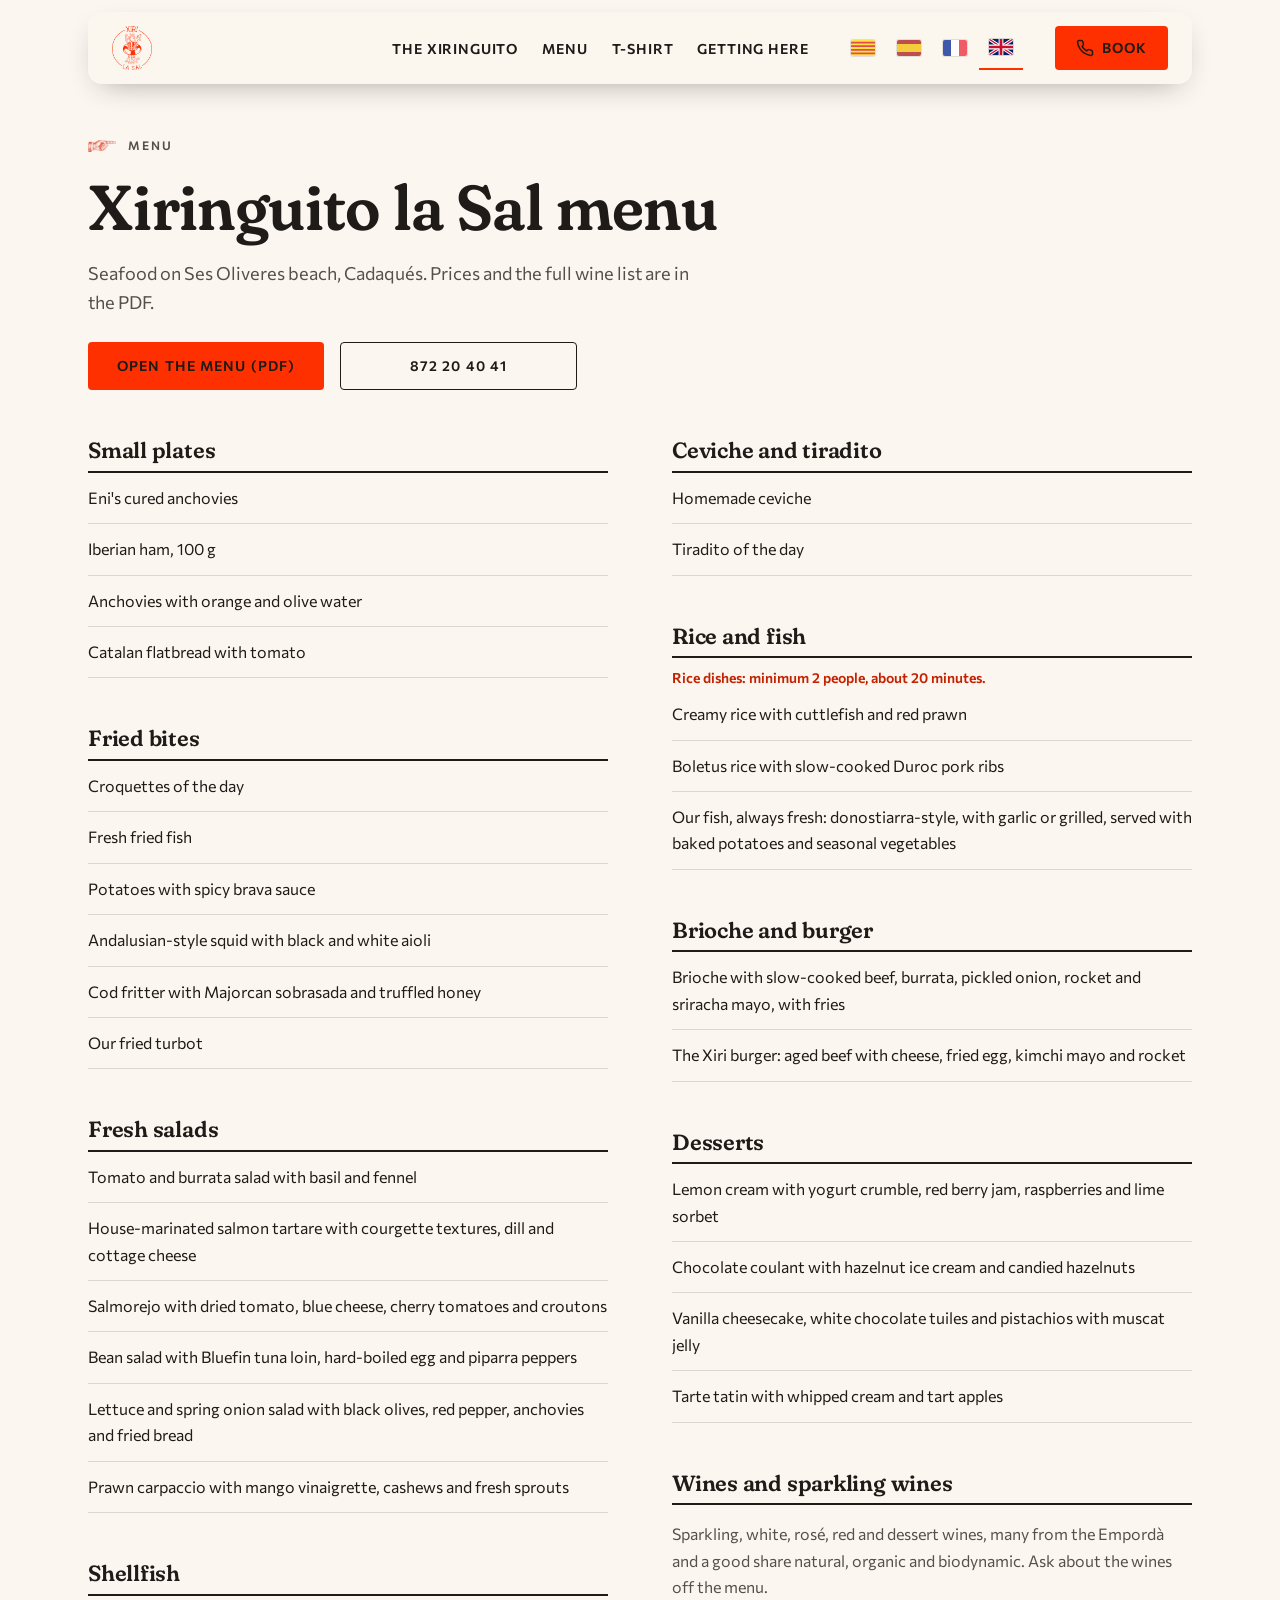
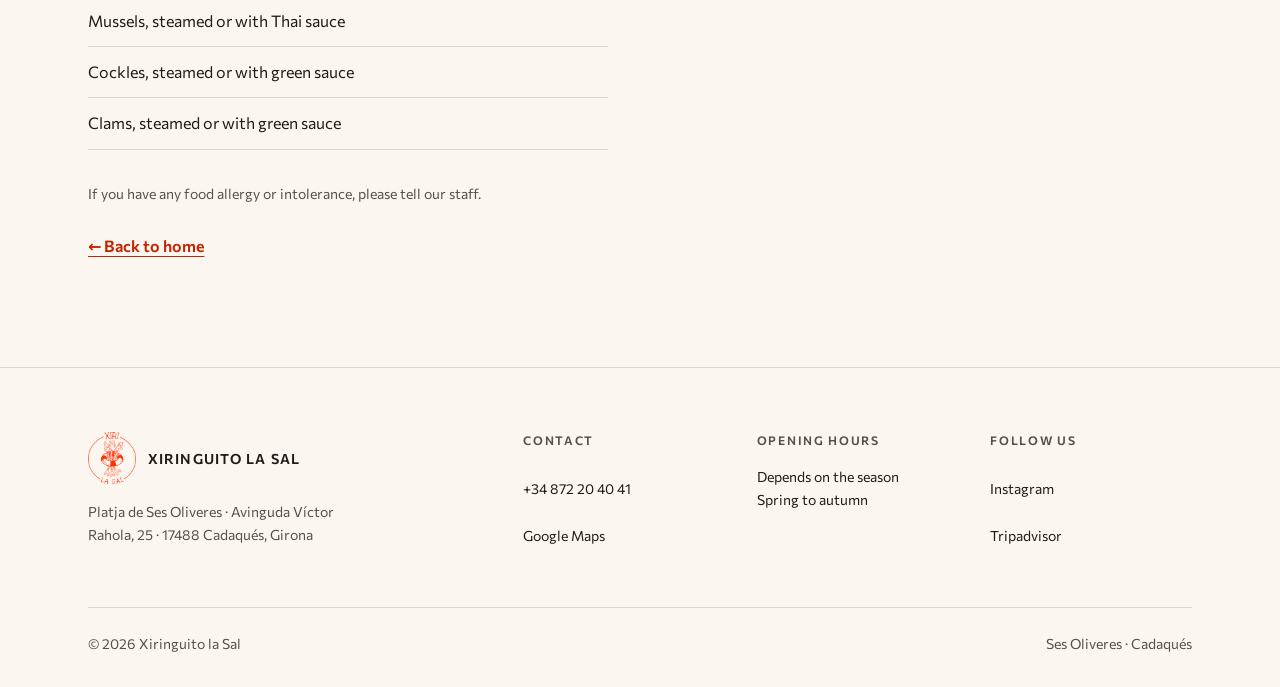
<file: Web-simple/en/menu/index.html>
<!DOCTYPE html>
<html lang="en">
<head>
<meta charset="UTF-8">
<script>document.documentElement.classList.add('js');</script>
<meta name="viewport" content="width=device-width, initial-scale=1, viewport-fit=cover">
<title>Menu · Xiringuito la Sal, beach bar in Cadaqués</title>
<meta name="description" content="The menu at Xiringuito la Sal, on Ses Oliveres beach in Cadaqués: paella and rice dishes, fresh fish, small plates, salads and desserts.">
<meta name="robots" content="noindex">
<meta name="theme-color" content="#FBF6EF">
<link rel="canonical" href="https://www.xiringuitolasal.com/en/menu/">
<link rel="alternate" hreflang="ca" href="https://www.xiringuitolasal.com/carta/">
<link rel="alternate" hreflang="es" href="https://www.xiringuitolasal.com/es/carta/">
<link rel="alternate" hreflang="fr" href="https://www.xiringuitolasal.com/fr/carte/">
<link rel="alternate" hreflang="en" href="https://www.xiringuitolasal.com/en/menu/">
<link rel="alternate" hreflang="x-default" href="https://www.xiringuitolasal.com/en/menu/">
<meta property="og:url" content="https://www.xiringuitolasal.com/en/menu/">
<meta property="og:locale" content="en_GB">
<meta property="og:type" content="restaurant">
<meta property="og:title" content="Menu · Xiringuito la Sal, beach bar in Cadaqués">
<meta property="og:description" content="The menu at Xiringuito la Sal, on Ses Oliveres beach in Cadaqués: paella and rice dishes, fresh fish, small plates, salads and desserts.">
<meta property="og:image" content="https://www.xiringuitolasal.com/assets/logo/og-terrassa-1200x630.jpg">
<link rel="icon" href="../../assets/logo/favicon-32.png" sizes="32x32">
<link rel="icon" href="../../assets/logo/favicon-512.png" sizes="512x512">
<link rel="apple-touch-icon" href="../../assets/logo/apple-touch-icon-180.png">
<link rel="preload" as="font" type="font/woff2" href="../../assets/fonts/fraunces-600-latin.woff2" crossorigin>
<link rel="preload" as="font" type="font/woff2" href="../../assets/fonts/commissioner-400-latin.woff2" crossorigin>
<link rel="stylesheet" href="../../assets/fonts/fonts.css">
<style>
/* ------------------------------------------------------------------
   XIRI LA SAL · versió simple (21-10-2026)
   Referència del jefe: gammarus.es. Fons llis de sorra, fotos a sang,
   blocs de text + foto alternats, una sola acció: trucar per reservar.
   2 famílies (Fraunces títols · Commissioner text), 1 accent (taronja del logo).
   ------------------------------------------------------------------ */
:root{
  --bg:#FBF6EF;            /* sorra: fons de la pàgina */
  --surface:#F1E7D9;       /* sorra fosca: blocs de text, peu */
  --text:#1E1B18;          /* carbó */
  --text-2:#57504A;        /* text secundari */
  --line:rgba(30,27,24,.14);
  --accent:#FF3000;        /* taronja del logo: botons (text carbó a sobre, 4.58:1) */
  --accent-text:#C42200;   /* taronja per a text petit sobre clar (5.87:1) */
  --on-photo:#FFFFFF;

  --f-title:'Fraunces', Georgia, 'Times New Roman', serif;
  --f-text:'Commissioner', system-ui, -apple-system, 'Segoe UI', sans-serif;

  /* escala tipogràfica (8 rols) */
  --fs-xs:.75rem;    /* 12 · etiquetes */
  --fs-sm:.875rem;   /* 14 · peus, notes */
  --fs-md:1rem;      /* 16 · text */
  --fs-lg:1.125rem;  /* 18 · entradeta */
  --fs-xl:1.375rem;  /* 22 · títol de targeta */
  --fs-2xl:clamp(1.75rem, 1.2rem + 1.6vw, 2.5rem);   /* 28-40 · títol de secció */
  --fs-3xl:clamp(2.25rem, 1.4rem + 3.2vw, 4rem);     /* 36-64 · títol de portada */

  /* espai (escala de 8) */
  --s1:8px; --s2:16px; --s3:24px; --s4:32px; --s5:48px; --s6:64px; --s7:96px; --s8:128px;
  --sec:96px;              /* aire de secció: 96 a l'escriptori, 64 al mòbil i en pantalles baixes */
  --cab:calc(100vh - var(--nav-h));   /* alçada útil sota el menú: cada secció hi cap */
  --wrap:1200px;
  --gut:clamp(16px, 4vw, 48px);
  --nav-h:72px;
  --radius:4px;
}
*,*::before,*::after{box-sizing:border-box}
html{scroll-behavior:smooth;scroll-padding-top:var(--nav-h);-webkit-text-size-adjust:100%}
@media (prefers-reduced-motion: reduce){html{scroll-behavior:auto}*{transition:none!important;animation:none!important}}
body{margin:0;background:var(--bg);color:var(--text);font:400 var(--fs-md)/1.65 var(--f-text);-webkit-font-smoothing:antialiased}
img{display:block;max-width:100%;height:auto}
a{color:inherit}
h1,h2,h3{font-family:var(--f-title);font-weight:600;line-height:1.12;letter-spacing:-.01em;margin:0;text-wrap:balance}
p{margin:0}
p+p{margin-top:var(--s2)}
.visually-hidden{position:absolute!important;width:1px;height:1px;overflow:hidden;clip:rect(0 0 0 0);white-space:nowrap}
.skip-link{position:absolute;left:var(--s2);top:-100px;z-index:100;background:var(--text);color:var(--bg);padding:var(--s1) var(--s2)}
.skip-link:focus{top:var(--s2)}
:focus-visible{outline:2px solid var(--accent-text);outline-offset:3px}
.wrap{max-width:var(--wrap);margin-inline:auto;padding-inline:var(--gut)}
.sec{padding-block:var(--sec);min-height:var(--cab);display:flex;flex-direction:column;justify-content:center}
.sec>.wrap{width:100%}
@supports (height:100svh){:root{--cab:calc(100svh - var(--nav-h))}}
@media (max-width:860px), (max-height:820px){:root{--sec:64px}}
/* Etiqueta de secció: la mateixa paraula que el menú */
.eyebrow{display:flex;align-items:center;gap:12px;margin-bottom:var(--s2);font-size:var(--fs-xs);font-weight:600;letter-spacing:.16em;text-transform:uppercase;color:var(--text-2)}
.eyebrow::before{content:"";width:28px;height:12px;flex:none;background:url("../../assets/img/ma.webp") left center/contain no-repeat}
/* Capçalera de secció: títol a l'esquerra, accions a la dreta (la mateixa a totes) */
.cap{display:flex;flex-wrap:wrap;align-items:flex-end;justify-content:space-between;gap:var(--s3) var(--s5);margin-bottom:var(--s5)}
.cap h2{font-size:var(--fs-2xl);max-width:22ch}
.cap p{margin-top:var(--s2);max-width:52ch;color:var(--text-2);font-size:var(--fs-lg)}
.cap-accions{display:flex;flex-wrap:wrap;align-items:center;gap:var(--s2)}
/* Dos botons junts: sempre el mateix ample */
.cap-accions:has(.btn + .btn){display:grid;grid-auto-flow:column;grid-auto-columns:1fr}
@media (max-width:560px){ .cap-accions{width:100%;flex-wrap:nowrap} .cap-accions .btn{flex:1 1 0;padding-inline:12px;font-size:var(--fs-xs);letter-spacing:.06em} }
@media (max-height:820px) and (min-width:861px){ .cap{margin-bottom:var(--s4)} }

/* ---------- Botons: un sol component, dues variants ---------- */
.btn{display:inline-flex;align-items:center;justify-content:center;gap:var(--s1);min-height:48px;padding:12px 28px;border:1px solid transparent;border-radius:var(--radius);
  font:600 var(--fs-sm)/1 var(--f-text);letter-spacing:.08em;text-transform:uppercase;text-decoration:none;cursor:pointer;transition:background-color .2s,color .2s,border-color .2s}
.btn svg{width:18px;height:18px;flex:none}
.btn-accent{background:var(--accent);color:var(--text)}
.btn-accent:hover{background:#E62B00}
.btn-line{border-color:currentColor;background:transparent}
.btn-line:hover{background:var(--text);color:var(--bg);border-color:var(--text)}
.on-photo .btn-line{color:var(--on-photo)}
.on-photo .btn-line:hover{background:var(--on-photo);color:var(--text);border-color:var(--on-photo)}
.link{display:inline-block;padding-block:12px;font-weight:600;color:var(--accent-text);text-decoration:underline;text-underline-offset:4px}
.link:hover{color:var(--text)}

/* ---------- Capçalera ---------- */
/* Menú flotant: una barra arrodonida separada de les vores, per sobre de la foto */
.nav{position:fixed;top:12px;left:var(--gut);right:var(--gut);max-width:calc(var(--wrap) - 2 * var(--gut));margin-inline:auto;z-index:50;color:var(--text);
  background:rgba(251,246,239,.94);-webkit-backdrop-filter:blur(10px);backdrop-filter:blur(10px);border-radius:14px;box-shadow:0 10px 30px -14px rgba(30,27,24,.45);transition:transform .35s cubic-bezier(.2,.7,.2,1)}
.nav-in{height:var(--nav-h);display:flex;align-items:center;gap:var(--s4);padding-inline:var(--s3)}
.brand{display:flex;align-items:center;gap:12px;text-decoration:none;margin-right:auto;padding-right:var(--s3)}
.brand{min-height:44px}
.brand img{width:40px;height:44px;object-fit:contain}
.brand .logo-color{display:none}
.brand-nom{font:600 var(--fs-sm)/1.1 var(--f-text);letter-spacing:.08em;text-transform:uppercase}   /* com els enllaços del menú */
.nav .brand-nom{display:none}   /* al menú flotant n'hi ha prou amb el logo: el nom ja és a tot arreu */
.nav-links{display:flex;gap:var(--s3);list-style:none;margin:0;padding:0}
.nav-links a,.brand-nom{white-space:nowrap}
.nav-links a{font-size:var(--fs-sm);font-weight:600;letter-spacing:.06em;text-transform:uppercase;text-decoration:none;padding-block:var(--s1);border-bottom:1px solid transparent}
.nav-links a:hover{border-bottom-color:var(--accent)}
.nav-links a:focus:not(:focus-visible){border-bottom-color:transparent}
.lang{display:flex;gap:2px}
.lang button,.lang a{min-width:44px;min-height:44px;padding:0 6px;border:0;background:none;color:inherit;font:600 var(--fs-xs)/1 var(--f-text);letter-spacing:.08em;cursor:pointer;opacity:.75;border-bottom:1px solid transparent;text-decoration:none;display:inline-flex;align-items:center;justify-content:center}
.lang [aria-pressed="true"],.lang [aria-current="page"]{opacity:1;border-bottom:2px solid var(--accent)}
.lang svg{width:24px;height:16px;border-radius:2px;box-shadow:0 0 0 1px rgba(30,27,24,.15)}
.lang a:hover{opacity:1}
.nav .btn{min-height:44px;padding:12px 20px}
.nav.obert{background:var(--bg)}
.nav.solid .logo-blanc,.nav.obert .logo-blanc{display:none}
.nav.solid .logo-color,.nav.obert .logo-color{display:block}
.nav.amagat{transform:translateY(calc(-100% - 16px))}
/* Escriptori: el contenidor del menú no existeix (els fills van en línia a la capçalera) */
.menu{display:contents}
.menu-xarxes{display:none}
.hamb{display:none}
/* Ordre a l'escriptori: seccions, idiomes, reserva. Al mòbil els idiomes queden fora del menú, sempre a la vista */
.nav-in>nav,.menu>nav{order:1}
.nav-in>.lang{order:2}
.menu>.btn{order:3}
.hamb{order:4}
.nav-tel{display:none}
@media (max-width:960px){
  .nav-in{gap:var(--s1);padding-inline:var(--s2)}
  .brand{margin-right:auto}
  .brand,.nav-tel,.hamb{flex:none}
  .brand{min-width:44px}
  .nav-tel{order:3;display:grid;place-items:center;width:44px;height:44px;border-radius:50%;background:var(--accent);color:var(--text)}
  .nav-tel svg{width:20px;height:20px}
  .nav-in>.lang button,.nav-in>.lang a{min-width:40px}
  .lang{flex:none}
  .hamb{display:grid;place-content:center;gap:6px;width:44px;height:44px;margin-right:-10px;padding:0;border:0;background:none;color:inherit;cursor:pointer}
  .hamb span{display:block;width:24px;height:2px;background:currentColor;transition:transform .3s,opacity .2s}
  .nav.obert .hamb span:nth-child(1){transform:translateY(8px) rotate(45deg)}
  .nav.obert .hamb span:nth-child(2){opacity:0}
  .nav.obert .hamb span:nth-child(3){transform:translateY(-8px) rotate(-45deg)}
  .menu{position:fixed;top:calc(var(--nav-h) + 20px);left:var(--gut);right:var(--gut);border-radius:14px;display:none;flex-direction:column;gap:var(--s4);max-height:calc(100vh - var(--nav-h));overflow-y:auto;
    padding:var(--s4) var(--s3) var(--s5);background:var(--bg);color:var(--text);box-shadow:0 12px 24px -12px rgba(30,27,24,.25)}
  .nav.obert .menu{display:flex}
  .nav-links{flex-direction:column;gap:0}
  .nav-links a{display:block;padding:14px 0;border-bottom:1px solid var(--line);font:600 var(--fs-xl)/1.2 var(--f-title);letter-spacing:0;text-transform:none}
  .nav-links a:hover{border-bottom-color:var(--line);color:var(--accent-text)}
  .nav-in>.lang{gap:0}
  .menu .btn{width:100%;min-height:52px}
  .menu-xarxes{order:4;display:flex;justify-content:center;gap:var(--s5);list-style:none;margin:0;padding:0}
  .menu-xarxes a{display:inline-flex;align-items:center;gap:var(--s1);min-height:44px;text-decoration:none;font-weight:600;font-size:var(--fs-sm)}
  .menu-xarxes a:hover{color:var(--accent-text)}
  .menu-xarxes svg{width:22px;height:22px}
  .nav.obert .nav-tel{visibility:hidden}
  .menu .btn .btn-txt{display:inline}
}
@media (max-width:560px){
  .brand-nom{display:none}
  .nav-in{gap:4px;padding-inline:12px}
  .nav-in>.lang button,.nav-in>.lang a{min-width:34px;padding:0 3px}
  .hamb{margin-right:0}
}

/* ---------- Portada: foto a sang, logo i títol al centre ---------- */

/* Franja de reserva just sota la portada (com el «Book here» de Gammarus) */
.franja{display:flex;flex-wrap:wrap;align-items:center;justify-content:center;gap:var(--s1) var(--s3);min-height:72px;padding:var(--s2) var(--gut);background:var(--accent);color:var(--text);text-decoration:none;text-align:center}
.franja span{font-size:var(--fs-sm);font-weight:600;letter-spacing:.14em;text-transform:uppercase}
.franja strong{font:600 var(--fs-xl)/1 var(--f-title);letter-spacing:.02em}
.franja svg{width:22px;height:22px}
.franja-num{display:inline-flex;align-items:center;gap:12px;white-space:nowrap}
@media (max-width:560px){ .franja{flex-direction:column;gap:4px;padding:var(--s2) var(--gut)} .franja span{font-size:var(--fs-xs);letter-spacing:.12em} }
.franja:hover strong{text-decoration:underline;text-underline-offset:5px}

/* ---------- Blocs de text + foto a sang (patró de Gammarus) ---------- */
.split{display:grid;grid-template-columns:minmax(0,5fr) minmax(0,7fr);min-height:var(--cab)}
/* el text, centrat dins la seva columna: el mateix aire a esquerra i dreta */
.split-txt{display:flex;flex-direction:column;justify-content:center;padding:var(--sec) clamp(24px, 6vw, 96px)}
.split-txt>*{width:100%;max-width:460px;margin-inline:auto}
.split-txt h2{font-size:var(--fs-2xl);max-width:18ch}
.split-txt h1{font-size:var(--fs-2xl);max-width:18ch}
/* Sense portada: la primera secció comença sota el menú */
main > .split:first-child{margin-top:0}
main > .split:first-child .split-txt{padding-top:calc(var(--nav-h) + 12px + var(--sec))}
.split-txt p{margin-top:var(--s3);max-width:44ch;color:var(--text-2);font-size:var(--fs-lg)}
.split-txt p+p{margin-top:var(--s2)}
.split-txt .accions{margin-top:var(--s4);display:flex;flex-wrap:wrap;gap:var(--s2);align-items:center}
.split-img{position:relative;min-height:320px}
.split-img img{position:absolute;inset:0;width:100%;height:100%;object-fit:cover}
.split.fosc .split-txt{background:var(--surface)}
@media (max-width:860px){
  .split.primer .split-img{margin-top:0}
  main > .split:first-child .split-txt{padding-top:var(--s6)}
  .split{grid-template-columns:minmax(0,1fr);grid-template-rows:auto 1fr;min-height:var(--cab)}
  .split-img{order:-1;aspect-ratio:16/10;min-height:0}
  .split-txt{padding:var(--s6) var(--gut)}
}


/* ---------- L'ambient: graella de fotos amb gent (5 fotos, una d'ample) ---------- */
.ambient-grid{display:grid;grid-template-columns:repeat(4,minmax(0,1fr));grid-template-rows:repeat(2,minmax(0,1fr));gap:var(--s2);
  height:clamp(400px, calc(var(--cab) - 2 * var(--sec) - 240px), 680px);list-style:none;margin:0;padding:0}
.ambient-grid li{position:relative;overflow:hidden;background:var(--surface)}
.ambient-grid li.ample{grid-column:span 2}
.ambient-grid li.alt{grid-row:span 2}
.ambient-grid img{position:absolute;inset:0;width:100%;height:100%;object-fit:cover;transition:transform .8s cubic-bezier(.2,.7,.2,1)}
.ambient-grid li:hover img{transform:scale(1.04)}
@media (max-width:860px){
  .ambient-grid{grid-template-columns:repeat(2,minmax(0,1fr));grid-template-rows:none;grid-auto-rows:180px;height:auto}
  .ambient-grid li.alt{grid-row:span 2}
}

/* ---------- La carta: plats grans en una fila que llisca ---------- */
.banda{position:relative;display:grid;place-items:center;min-height:min(72vh,640px);padding:var(--sec) var(--gut);text-align:center;color:var(--on-photo);overflow:hidden}
.banda>img{position:absolute;inset:0;width:100%;height:100%;object-fit:cover}
.banda::after{content:"";position:absolute;inset:0;background:rgba(20,16,12,.5)}
.banda-in{position:relative;z-index:1;max-width:720px;display:flex;flex-direction:column;align-items:center}
.banda h2{font-size:var(--fs-2xl)}
.banda p{margin-top:var(--s3);font-size:var(--fs-lg)}
.banda .accions{margin-top:var(--s4);display:flex;flex-wrap:wrap;justify-content:center;gap:var(--s2)}

.carta-sec-web{background:var(--surface)}
/* tres plats a la vista, verticals (4:5) i grans; la resta, amb les fletxes o lliscant */
.plats{display:flex;gap:var(--s3);overflow-x:auto;scroll-snap-type:x mandatory;scrollbar-width:none;list-style:none;margin:0;padding:0;
  --ph-max:clamp(300px, calc(var(--cab) - 2 * var(--sec) - 300px), 560px)}
.plats::-webkit-scrollbar{display:none}
.plat{flex:0 0 calc((100% - 2 * var(--s3)) / 3);scroll-snap-align:start}
.plats-peu{display:flex;justify-content:flex-end;gap:var(--s2);margin-top:var(--s3)}
/* Nom del plat sobre la foto (no suma alçada): etiqueta a dalt, nom a sota, sobre un degradat fosc */
.plat a{position:relative;display:flex;flex-direction:column;justify-content:flex-end;aspect-ratio:4/5;max-height:var(--ph-max);width:100%;padding:var(--s3);overflow:hidden;color:var(--on-photo);text-decoration:none;background:var(--surface)}
.plat .ph{position:absolute;inset:0}
.plat .ph::after{content:"";position:absolute;inset:0;background:linear-gradient(180deg,rgba(20,16,12,0) 35%,rgba(20,16,12,.72) 100%)}
.plat img{width:100%;height:100%;object-fit:cover;transition:transform .6s cubic-bezier(.2,.7,.2,1)}
.plat a:hover img{transform:scale(1.04)}
.plat h3,.plat small{position:relative;z-index:1}
.plat h3{font:600 var(--fs-xl)/1.25 var(--f-title);text-shadow:0 1px 8px rgba(0,0,0,.35)}
.plat small{order:-1;margin-bottom:4px;font-size:var(--fs-xs);font-weight:600;letter-spacing:.12em;text-transform:uppercase;opacity:.9}
.plat-nota{display:flex;flex-direction:column;justify-content:center;gap:var(--s1);padding:var(--s3);background:var(--surface)}
.plat-nota h3{font-size:var(--fs-xl);margin-bottom:var(--s1)}
.plat-nota p{color:var(--text-2);font-size:var(--fs-sm);line-height:1.5}
.plat-nota p+p{margin-top:0}
/* Mòbil: els plats llisquen de costat (com Instagram) i la secció cap en una pantalla */
@media (max-width:960px){
  .plats{gap:var(--s2);overscroll-behavior-x:contain}
  .plat,.plat-nota{flex:0 0 84%}
  .plat a{max-height:min(62vh,560px)}
  .plats-peu{display:none}
}
/* Punts sota el carrusel: gris = hi ha més fotos; fosc = la que es veu */
.punts{display:none}
@media (max-width:960px){
  .punts{display:flex;justify-content:center;gap:var(--s1);margin-top:var(--s3)}
  .punts span{width:8px;height:8px;border-radius:50%;background:#CFC6BA;transition:background-color .2s,transform .2s}
  .punts span.on{background:var(--text-2);transform:scale(1.25)}
}

/* ---------- Opinions ---------- */
.opinions{background:var(--bg)}
.ressenyes{display:grid;grid-template-columns:repeat(3,1fr);gap:var(--s3);list-style:none;margin:0;padding:0}
.ressenya[hidden]{display:none}
.ressenyes{padding-top:var(--s2)}
.ressenya{position:relative;display:flex;flex-direction:column;gap:var(--s2);padding:var(--s5) var(--s4) var(--s4);background:#FFFDF8;
  box-shadow:0 1px 2px rgba(30,27,24,.08),0 12px 24px -12px rgba(30,27,24,.28);rotate:var(--gir,0deg)}
.ressenya:nth-child(3n+1){--gir:-1.2deg}
.ressenya:nth-child(3n+2){--gir:.9deg}
.ressenya:nth-child(3n){--gir:-.5deg}
/* Tros de cel·lo: translúcid, una mica tort i amb les puntes estripades */
.ressenya::before{content:"";position:absolute;top:-14px;left:50%;width:104px;height:30px;translate:-50% 0;rotate:calc(var(--gir,0deg) * -2.5 - 2deg);
  background:linear-gradient(180deg,rgba(255,255,255,.35),rgba(255,255,255,0) 60%),rgba(236,226,200,.72);box-shadow:0 1px 2px rgba(30,27,24,.12);
  clip-path:polygon(0 4%,4% 0,8% 6%,12% 0,88% 0,92% 5%,96% 0,100% 6%,100% 94%,96% 100%,92% 95%,88% 100%,12% 100%,8% 94%,4% 100%,0 95%)}
.ressenya .estrelles{color:var(--accent-text);letter-spacing:.12em;font-size:var(--fs-md)}
.ressenya blockquote{margin:0;flex:1;font:600 var(--fs-lg)/1.5 var(--f-title)}
.ressenya footer{font-size:var(--fs-sm);color:var(--text-2)}
.ressenya footer b{color:var(--text);font-weight:600}
.ressenya .trad{font-style:italic}
.ressenya.entra{animation:entra .45s ease both}
@keyframes entra{from{opacity:0;translate:0 8px}to{opacity:1;translate:0 0}}
.opinions-peu{margin-top:var(--s4);text-align:right}
.fletxa{width:48px;height:48px;display:grid;place-items:center;border:1px solid var(--text);border-radius:50%;background:none;color:var(--text);cursor:pointer}
.fletxa:hover{background:var(--text);color:var(--bg)}
.fletxa svg{width:20px;height:20px}
@media (max-width:1000px){ .ressenyes{grid-template-columns:repeat(2,1fr)} }
@media (max-width:640px){ .ressenyes{grid-template-columns:1fr} .opinions-peu{text-align:left} }

/* ---------- Samarreta: com a la versió desenfadada (sobre la fusta del xiringuito) ---------- */
.fusta{background:var(--surface) url("../../assets/img/fusta.webp") center/cover}
.sam-grid{display:grid;grid-template-columns:minmax(0,5fr) minmax(0,6fr);gap:var(--s6);align-items:center}
.sam-fotos{position:relative;width:min(100%, calc((var(--cab) - 2 * var(--sec)) * .78));aspect-ratio:4/5;justify-self:center}
.sam-f{position:absolute;margin:0;width:66%}
.sam-f img{width:100%;aspect-ratio:4/5;object-fit:cover}
.sam-f figcaption{position:absolute;left:12px;top:12px;padding:4px 10px;background:var(--bg);font:600 var(--fs-xs)/1.4 var(--f-text);letter-spacing:.14em}
.sam-f.f25{left:0;top:4%;rotate:-5deg}
.sam-f.f26{right:0;bottom:4%;rotate:4deg}
.sam-preu{position:absolute;right:-8px;bottom:-24px;z-index:2;width:clamp(96px,9vw,128px);aspect-ratio:1;display:grid;place-items:center;border-radius:50%;background:var(--bg);border:2px solid var(--text);font:600 var(--fs-xl)/1 var(--f-title);rotate:-8deg}
.sam-txt h2{font-size:var(--fs-3xl);line-height:1.02;text-transform:uppercase}
.sam-txt h2 em{font-style:italic;color:var(--accent-text)}
.sam-txt>p{margin-top:var(--s3);max-width:44ch;font-size:var(--fs-lg);font-weight:600}
.preu{margin-top:var(--s4);display:flex;align-items:baseline;gap:var(--s3);flex-wrap:wrap}
.preu strong{font:600 clamp(2.75rem, 1.8rem + 3vw, 4.5rem)/1 var(--f-title);color:var(--accent-text)}
.preu span{font-size:var(--fs-sm);font-weight:600}
.sam-txt .accions{margin-top:var(--s4)}
.btn-fosc{background:var(--text);color:var(--bg)}
.btn-fosc:hover{background:#000}
.sam-txt p.talla{margin-top:var(--s3);font:italic 600 var(--fs-lg)/1.4 var(--f-title)}
.sam-txt p.avis-copiat{margin-top:var(--s1);font-size:var(--fs-sm)}
@media (max-width:860px){ .sam-grid{grid-template-columns:1fr;gap:var(--s6)} .sam-fotos{width:min(86%,380px)} }

/* ---------- Instagram (com a Gula) ---------- */
.ig-sec{background:var(--surface)}
.posts{display:grid;grid-template-columns:repeat(5,1fr);gap:var(--s2);list-style:none;margin:0;padding:0}
.post a{position:relative;display:block;aspect-ratio:4/5;overflow:hidden;background:var(--surface)}
.post img{width:100%;height:100%;object-fit:cover;transition:transform .6s cubic-bezier(.2,.7,.2,1)}
.post a:hover img{transform:scale(1.04)}
.post .ig{position:absolute;top:12px;right:12px;width:28px;height:28px;color:#fff;filter:drop-shadow(0 1px 3px rgba(0,0,0,.4))}
/* Separador amb els banyistes: omple el buit de sota el feed i tanca la secció (alçada segons la pantalla) */
.separador{display:flex;align-items:flex-end;gap:var(--s3);margin-top:var(--s5)}
.separador span{flex:1;height:1px;background:var(--line);margin-bottom:var(--s1)}
.separador img{width:auto;height:clamp(80px, calc(var(--cab) - 2 * var(--sec) - 480px), 160px)}
@media (max-width:900px){ .separador img{height:112px} }
@media (max-width:900px){
  .posts{display:flex;overflow-x:auto;scroll-snap-type:x mandatory;margin-inline:calc(var(--gut) * -1);padding-inline:var(--gut);scroll-padding-inline:var(--gut);scrollbar-width:none}
  .posts::-webkit-scrollbar{display:none}
  .post{flex:0 0 min(60vw,280px);scroll-snap-align:start}
}

/* ---------- Preguntes: títol a l'esquerra, acordió a la dreta ---------- */
.faq{background:var(--bg)}
.faq-grid{display:grid;grid-template-columns:minmax(0,5fr) minmax(0,7fr);gap:var(--s6);align-items:center}
.cap-faq h2{font-size:var(--fs-2xl);max-width:16ch}
.cap-faq p{margin-top:var(--s2);color:var(--text-2);font-size:var(--fs-lg)}
.cap-faq .btn{margin-top:var(--s4)}
.cap-faq{display:flex;flex-direction:column;align-items:flex-start}
.faq-il{margin-top:var(--s5);width:auto;height:clamp(120px, calc(var(--cab) - 2 * var(--sec) - 360px), 240px)}
@media (max-width:860px){ .faq-il{display:none} }
.faq-llista{border-top:1px solid var(--line)}
.faq-llista details{border-bottom:1px solid var(--line)}
.faq-llista summary{display:flex;justify-content:space-between;align-items:center;gap:var(--s2);min-height:56px;padding:var(--s2) 0;cursor:pointer;list-style:none;font:600 var(--fs-lg)/1.3 var(--f-title)}
.faq-llista summary::-webkit-details-marker{display:none}
.faq-llista summary::after{content:"+";flex:none;font:400 1.5rem/1 var(--f-text);transition:transform .2s}
.faq-llista details[open] summary::after{transform:rotate(45deg)}
.faq-llista details p{padding:0 0 var(--s3);max-width:60ch;color:var(--text-2)}
@media (max-width:860px){ .faq-grid{grid-template-columns:minmax(0,1fr);gap:var(--s4)} }

/* ---------- Com arribar: fosca, dades a l'esquerra i rosa dels vents a la dreta ---------- */
.arribar{background:var(--surface);color:var(--text)}   /* sense el negre: la web només fa servir sorra, fusta i taronja */
.arribar .eyebrow{color:var(--text-2)}
.arribar .wrap{display:grid;grid-template-columns:minmax(0,1fr) minmax(0,1fr);gap:var(--s6);align-items:center}
.arribar h2{font-size:var(--fs-2xl);max-width:18ch}
.dades{margin-top:var(--s4);display:grid;gap:var(--s2)}
.dada{display:grid;gap:4px;padding-top:var(--s2);border-top:1px solid var(--line)}
.dada b{font-size:var(--fs-xs);font-weight:600;letter-spacing:.14em;text-transform:uppercase;color:var(--text-2)}
.dada a,.dada span{font-size:var(--fs-lg);text-decoration:none}
.dada a{padding-block:12px}
.dada a:hover{text-decoration:underline;text-underline-offset:4px}
.dada .tel{font:600 var(--fs-xl)/1.2 var(--f-title)}
.rosa{display:grid;justify-items:center;gap:var(--s2);text-decoration:none;color:var(--text)}
.rosa svg{width:min(100%,440px);max-height:calc(var(--cab) - 2 * var(--sec) - 48px);height:auto;overflow:visible}
/* Agulla: gira sobre el centre de la rosa (200,200 del viewBox) */
.rosa .agulla{transform-box:view-box;transform-origin:200px 200px;transition:transform .9s cubic-bezier(.34,1.56,.64,1)}
.rosa:hover .agulla,.rosa:focus-visible .agulla{transform:rotate(-38deg)}
.rosa.is-visible .agulla{animation:busca-nord 2s cubic-bezier(.25,.8,.3,1)}
@keyframes busca-nord{0%{transform:rotate(-200deg)}70%{transform:rotate(14deg)}85%{transform:rotate(-5deg)}100%{transform:rotate(0)}}
.rosa .vent{font:600 10px var(--f-text);letter-spacing:.16em;text-transform:uppercase;fill:var(--text-2)}
.rosa .vent.nord{fill:var(--accent-text);font-size:12px}
.rosa .cta{font:600 var(--fs-sm)/1 var(--f-text);letter-spacing:.08em;text-transform:uppercase;color:var(--accent-text);padding-block:12px}
.rosa:hover .cta{text-decoration:underline;text-underline-offset:5px}
@media (max-width:860px){ .arribar .wrap{grid-template-columns:1fr} .rosa{justify-self:center} .rosa svg{width:min(100%,150px);max-height:none} .arribar .wrap{gap:var(--s3)} }

/* ---------- Peu ---------- */
.peu-web{background:var(--bg);border-top:1px solid var(--line);padding-block:var(--s6) var(--s4);font-size:var(--fs-sm)}
.peu-grid{display:grid;grid-template-columns:2fr 1fr 1fr 1fr;gap:var(--s4)}
.peu-web .brand{color:var(--text)}
.peu-web .brand img{width:48px;height:52px}
.peu-web h3{font:600 var(--fs-xs)/1.4 var(--f-text);letter-spacing:.14em;text-transform:uppercase;color:var(--text-2);margin-bottom:var(--s2)}
.peu-web ul{list-style:none;margin:0;padding:0;display:grid;gap:0}
.peu-web li a{display:inline-block;padding-block:12px}
.peu-web a{text-decoration:none}
.peu-web a:hover{text-decoration:underline;text-underline-offset:3px}
.peu-adr{margin-top:var(--s2);color:var(--text-2);max-width:32ch}
.peu-baix{margin-top:var(--s5);padding-top:var(--s3);border-top:1px solid var(--line);display:flex;flex-wrap:wrap;justify-content:space-between;gap:var(--s2);color:var(--text-2)}
@media (max-width:860px){ .peu-grid{grid-template-columns:1fr 1fr} .peu-marca{grid-column:1/-1} }

/* ---------- Aparició suau en entrar a la pantalla ---------- */
.js .rv{opacity:0;transform:translateY(16px);transition:opacity .7s ease,transform .7s cubic-bezier(.2,.7,.2,1)}
.js .rv.vist{opacity:1;transform:none}
@media (prefers-reduced-motion: reduce){ .js .rv{opacity:1;transform:none} }

/* ---------- Pàgina de la carta en text ---------- */
.carta-pag{padding-top:calc(var(--nav-h) + var(--s6))}
.carta-pag h1{font-size:var(--fs-3xl);max-width:20ch}
.carta-seccions{columns:2;column-gap:var(--s6)}
.carta-sec{break-inside:avoid;margin-bottom:var(--s5)}
.carta-sec h2{font-size:var(--fs-xl);padding-bottom:var(--s1);border-bottom:2px solid var(--text)}
.carta-sec ul{list-style:none;margin:0;padding:0}
.carta-sec li{padding:12px 0;border-bottom:1px solid var(--line)}
.carta-sec .carta-nota{margin-top:var(--s1);color:var(--accent-text);font-size:var(--fs-sm);font-weight:600}
.carta-sec p.vins{margin-top:var(--s2);color:var(--text-2)}
.carta-peu{margin-top:var(--s4);color:var(--text-2);font-size:var(--fs-sm)}
@media (max-width:760px){ .carta-seccions{columns:1} }
</style>
<script type="application/ld+json">
{
 "@context": "https://schema.org",
 "@graph": [
  {
   "@type": "Restaurant",
   "@id": "https://www.xiringuitolasal.com/#restaurant",
   "name": "Xiringuito la Sal",
   "alternateName": [
    "La Sal Es Xiringuito Ses Oliveres",
    "Xiri la Sal"
   ],
   "description": "Beach bar on Ses Oliveres beach, Cadaqués: paella, fresh fish and a terrace on the bay. Open March to October. Bookings: +34 872 20 40 41",
   "url": "https://www.xiringuitolasal.com/en/",
   "telephone": "+34872204041",
   "image": [
    "https://www.xiringuitolasal.com/assets/img/hero-2400.webp",
    "https://www.xiringuitolasal.com/assets/logo/og-terrassa-1200x630.jpg"
   ],
   "logo": "https://www.xiringuitolasal.com/assets/logo/favicon-512.png",
   "address": {
    "@type": "PostalAddress",
    "streetAddress": "Avinguda Víctor Rahola, 25",
    "addressLocality": "Cadaqués",
    "postalCode": "17488",
    "addressRegion": "Girona",
    "addressCountry": "ES"
   },
   "geo": {
    "@type": "GeoCoordinates",
    "latitude": 42.2857466,
    "longitude": 3.2851119
   },
   "hasMap": "https://maps.app.goo.gl/VqkFJobXDxhRsfKD7",
   "servesCuisine": [
    "Mediterranean",
    "Seafood",
    "Paella and rice",
    "Tapas"
   ],
   "priceRange": "€€",
   "acceptsReservations": true,
   "hasMenu": "https://www.xiringuitolasal.com/en/menu/#menu",
   "sameAs": [
    "https://www.instagram.com/xiringuitolasal/",
    "https://www.tripadvisor.es/Restaurant_Review-g580326-d12834000-Reviews-Xiringuito_La_Sal-Cadaques_Costa_Brava_Province_of_Girona_Catalonia.html"
   ]
  },
  {
   "@type": "WebSite",
   "@id": "https://www.xiringuitolasal.com/#web",
   "name": "Xiringuito la Sal",
   "url": "https://www.xiringuitolasal.com/",
   "inLanguage": [
    "ca",
    "es",
    "fr",
    "en"
   ]
  },
  {
   "@type": "Menu",
   "@id": "https://www.xiringuitolasal.com/en/menu/#menu",
   "name": "Xiringuito la Sal menu",
   "inLanguage": "en",
   "url": "https://www.xiringuitolasal.com/en/menu/",
   "hasMenuSection": [
    {
     "@type": "MenuSection",
     "name": "Small plates",
     "hasMenuItem": [
      {
       "@type": "MenuItem",
       "name": "Eni's cured anchovies"
      },
      {
       "@type": "MenuItem",
       "name": "Iberian ham, 100 g"
      },
      {
       "@type": "MenuItem",
       "name": "Anchovies with orange and olive water"
      },
      {
       "@type": "MenuItem",
       "name": "Catalan flatbread with tomato"
      }
     ]
    },
    {
     "@type": "MenuSection",
     "name": "Fried bites",
     "hasMenuItem": [
      {
       "@type": "MenuItem",
       "name": "Croquettes of the day"
      },
      {
       "@type": "MenuItem",
       "name": "Fresh fried fish"
      },
      {
       "@type": "MenuItem",
       "name": "Potatoes with spicy brava sauce"
      },
      {
       "@type": "MenuItem",
       "name": "Andalusian-style squid with black and white aioli"
      },
      {
       "@type": "MenuItem",
       "name": "Cod fritter with Majorcan sobrasada and truffled honey"
      },
      {
       "@type": "MenuItem",
       "name": "Our fried turbot"
      }
     ]
    },
    {
     "@type": "MenuSection",
     "name": "Fresh salads",
     "hasMenuItem": [
      {
       "@type": "MenuItem",
       "name": "Tomato and burrata salad with basil and fennel"
      },
      {
       "@type": "MenuItem",
       "name": "House-marinated salmon tartare with courgette textures, dill and cottage cheese"
      },
      {
       "@type": "MenuItem",
       "name": "Salmorejo with dried tomato, blue cheese, cherry tomatoes and croutons"
      },
      {
       "@type": "MenuItem",
       "name": "Bean salad with Bluefin tuna loin, hard-boiled egg and piparra peppers"
      },
      {
       "@type": "MenuItem",
       "name": "Lettuce and spring onion salad with black olives, red pepper, anchovies and fried bread"
      },
      {
       "@type": "MenuItem",
       "name": "Prawn carpaccio with mango vinaigrette, cashews and fresh sprouts"
      }
     ]
    },
    {
     "@type": "MenuSection",
     "name": "Shellfish",
     "hasMenuItem": [
      {
       "@type": "MenuItem",
       "name": "Mussels, steamed or with Thai sauce"
      },
      {
       "@type": "MenuItem",
       "name": "Cockles, steamed or with green sauce"
      },
      {
       "@type": "MenuItem",
       "name": "Clams, steamed or with green sauce"
      }
     ]
    },
    {
     "@type": "MenuSection",
     "name": "Ceviche and tiradito",
     "hasMenuItem": [
      {
       "@type": "MenuItem",
       "name": "Homemade ceviche"
      },
      {
       "@type": "MenuItem",
       "name": "Tiradito of the day"
      }
     ]
    },
    {
     "@type": "MenuSection",
     "name": "Rice and fish",
     "hasMenuItem": [
      {
       "@type": "MenuItem",
       "name": "Creamy rice with cuttlefish and red prawn"
      },
      {
       "@type": "MenuItem",
       "name": "Boletus rice with slow-cooked Duroc pork ribs"
      },
      {
       "@type": "MenuItem",
       "name": "Our fish, always fresh: donostiarra-style, with garlic or grilled, served with baked potatoes and seasonal vegetables"
      }
     ]
    },
    {
     "@type": "MenuSection",
     "name": "Brioche and burger",
     "hasMenuItem": [
      {
       "@type": "MenuItem",
       "name": "Brioche with slow-cooked beef, burrata, pickled onion, rocket and sriracha mayo, with fries"
      },
      {
       "@type": "MenuItem",
       "name": "The Xiri burger: aged beef with cheese, fried egg, kimchi mayo and rocket"
      }
     ]
    },
    {
     "@type": "MenuSection",
     "name": "Desserts",
     "hasMenuItem": [
      {
       "@type": "MenuItem",
       "name": "Lemon cream with yogurt crumble, red berry jam, raspberries and lime sorbet"
      },
      {
       "@type": "MenuItem",
       "name": "Chocolate coulant with hazelnut ice cream and candied hazelnuts"
      },
      {
       "@type": "MenuItem",
       "name": "Vanilla cheesecake, white chocolate tuiles and pistachios with muscat jelly"
      },
      {
       "@type": "MenuItem",
       "name": "Tarte tatin with whipped cream and tart apples"
      }
     ]
    }
   ]
  }
 ]
}
</script>
</head>
<body>

<a class="skip-link" href="#main" data-i18n="skip">Skip to content</a>

<header class="nav solid" id="nav">
  <div class="nav-in">
    <a class="brand" href="../#xiringuito" aria-label="Xiringuito la Sal">
      <img class="logo-blanc" src="../../assets/logo/logo-blanc-320.webp" alt="" width="292" height="320">
      <img class="logo-color" src="../../assets/logo/logo-taronja-160.webp" alt="" width="146" height="160">
      <span class="brand-nom">Xiringuito la Sal</span>
    </a>
    <div class="lang" role="group" aria-label="Language" data-i18n-aria="lang_label">
      <a href="../../carta/" lang="ca" hreflang="ca"><svg viewBox="0 0 30 20" aria-hidden="true"><rect width="30" height="20" fill="#FCDD09"/><path d="M0 3.3h30M0 7.8h30M0 12.2h30M0 16.7h30" stroke="#DA121A" stroke-width="2.2"/></svg><span class="visually-hidden">Català</span></a>
      <a href="../../es/carta/" lang="es" hreflang="es"><svg viewBox="0 0 30 20" aria-hidden="true"><rect width="30" height="20" fill="#AA151B"/><rect y="5" width="30" height="10" fill="#F1BF00"/></svg><span class="visually-hidden">Español</span></a>
      <a href="../../fr/carte/" lang="fr" hreflang="fr"><svg viewBox="0 0 30 20" aria-hidden="true"><rect width="30" height="20" fill="#ED2939"/><rect width="20" height="20" fill="#fff"/><rect width="10" height="20" fill="#002395"/></svg><span class="visually-hidden">Français</span></a>
      <a href="./" lang="en" hreflang="en" aria-current="page"><svg viewBox="0 0 30 20" aria-hidden="true"><rect width="30" height="20" fill="#012169"/><path d="M0 0l30 20M30 0L0 20" stroke="#fff" stroke-width="4"/><path d="M0 0l30 20M30 0L0 20" stroke="#C8102E" stroke-width="1.6"/><path d="M15 0v20M0 10h30" stroke="#fff" stroke-width="6"/><path d="M15 0v20M0 10h30" stroke="#C8102E" stroke-width="3.4"/></svg><span class="visually-hidden">English</span></a>
    </div>
    <a class="nav-tel" href="tel:+34872204041" aria-label="Call to book: 872 20 40 41" data-i18n-aria="nav_tel_aria"><svg viewBox="0 0 24 24" fill="none" stroke="currentColor" stroke-width="2" stroke-linecap="round" stroke-linejoin="round" aria-hidden="true"><path d="M22 16.9v3a2 2 0 0 1-2.2 2 19.8 19.8 0 0 1-8.6-3.1 19.5 19.5 0 0 1-6-6A19.8 19.8 0 0 1 2.1 4.2 2 2 0 0 1 4.1 2h3a2 2 0 0 1 2 1.7c.1 1 .4 1.9.7 2.8a2 2 0 0 1-.5 2.1L8.1 9.9a16 16 0 0 0 6 6l1.3-1.3a2 2 0 0 1 2.1-.4c.9.3 1.8.6 2.8.7a2 2 0 0 1 1.7 2z"/></svg></a>
    <button class="hamb" type="button" aria-expanded="false" aria-controls="menu" aria-label="Menu" data-i18n-aria="menu_aria"><span></span><span></span><span></span></button>
    <div class="menu" id="menu">
    <nav aria-label="Main" data-i18n-aria="nav_label">
      <ul class="nav-links">
        <li><a href="../#xiringuito" data-i18n="nav_xiri">The Xiringuito</a></li>
        <li><a href="../#carta" data-i18n="nav_carta">Menu</a></li>
        <li><a href="../#samarreta" data-i18n="nav_shop">T-shirt</a></li>
        <li><a href="../#arribar" data-i18n="nav_arribar">Getting here</a></li>
      </ul>
    </nav>

    <a class="btn btn-accent" href="tel:+34872204041" aria-label="Book: 872 20 40 41" data-i18n-aria="nav_reserva_aria">
      <svg viewBox="0 0 24 24" fill="none" stroke="currentColor" stroke-width="2" stroke-linecap="round" stroke-linejoin="round" aria-hidden="true"><path d="M22 16.9v3a2 2 0 0 1-2.2 2 19.8 19.8 0 0 1-8.6-3.1 19.5 19.5 0 0 1-6-6A19.8 19.8 0 0 1 2.1 4.2 2 2 0 0 1 4.1 2h3a2 2 0 0 1 2 1.7c.1 1 .4 1.9.7 2.8a2 2 0 0 1-.5 2.1L8.1 9.9a16 16 0 0 0 6 6l1.3-1.3a2 2 0 0 1 2.1-.4c.9.3 1.8.6 2.8.7a2 2 0 0 1 1.7 2z"/></svg>
      <span class="btn-txt" data-i18n="nav_reserva">Book</span>
    </a>
    <ul class="menu-xarxes">
      <li><a href="https://www.instagram.com/xiringuitolasal/" target="_blank" rel="noopener"><svg viewBox="0 0 24 24" fill="none" stroke="currentColor" stroke-width="2" aria-hidden="true"><rect x="3" y="3" width="18" height="18" rx="5"/><circle cx="12" cy="12" r="4.2"/><circle cx="17.4" cy="6.6" r="1" fill="currentColor" stroke="none"/></svg><span>Instagram</span><span class="visually-hidden" data-i18n="nova"> (opens in a new tab)</span></a></li>
      <li><a href="https://www.tripadvisor.es/Restaurant_Review-g580326-d12834000-Reviews-Xiringuito_La_Sal-Cadaques_Costa_Brava_Province_of_Girona_Catalonia.html" target="_blank" rel="noopener"><svg viewBox="0 0 24 24" fill="none" stroke="currentColor" stroke-width="1.8" aria-hidden="true"><circle cx="7" cy="13" r="3.6"/><circle cx="17" cy="13" r="3.6"/><circle cx="7" cy="13" r="1" fill="currentColor"/><circle cx="17" cy="13" r="1" fill="currentColor"/><path d="M3.5 9.5C6 7.2 9 6 12 6s6 1.2 8.5 3.5M12 9.5l-1.6 2.2M12 9.5l1.6 2.2"/></svg><span>Tripadvisor</span><span class="visually-hidden" data-i18n="nova"> (opens in a new tab)</span></a></li>
    </ul>
    </div>
  </div>
</header>

<main id="main">
<section class="sec carta-pag" aria-labelledby="carta-h1">
  <div class="wrap">
    <div class="cap">
      <div>
        <span class="eyebrow">Menu</span>
        <h1 id="carta-h1">Xiringuito la Sal menu</h1>
        <p>Seafood on Ses Oliveres beach, Cadaqués. Prices and the full wine list are in the PDF.</p>
      </div>
      <div class="cap-accions">
        <a class="btn btn-accent" href="../../assets/carta/carta-fr-en.pdf" target="_blank" rel="noopener" data-carta>Open the menu (PDF)<span class="visually-hidden"> (PDF, opens in a new tab)</span></a>
        <a class="btn btn-line" href="tel:+34872204041">872 20 40 41</a>
      </div>
    </div>
    <div class="carta-seccions">
      <section class="carta-sec" aria-labelledby="c-picar"><h2 id="c-picar">Small plates</h2><ul><li>Eni's cured anchovies</li><li>Iberian ham, 100 g</li><li>Anchovies with orange and olive water</li><li>Catalan flatbread with tomato</li></ul></section>
      <section class="carta-sec" aria-labelledby="c-fregits"><h2 id="c-fregits">Fried bites</h2><ul><li>Croquettes of the day</li><li>Fresh fried fish</li><li>Potatoes with spicy brava sauce</li><li>Andalusian-style squid with black and white aioli</li><li>Cod fritter with Majorcan sobrasada and truffled honey</li><li>Our fried turbot</li></ul></section>
      <section class="carta-sec" aria-labelledby="c-amanides"><h2 id="c-amanides">Fresh salads</h2><ul><li>Tomato and burrata salad with basil and fennel</li><li>House-marinated salmon tartare with courgette textures, dill and cottage cheese</li><li>Salmorejo with dried tomato, blue cheese, cherry tomatoes and croutons</li><li>Bean salad with Bluefin tuna loin, hard-boiled egg and piparra peppers</li><li>Lettuce and spring onion salad with black olives, red pepper, anchovies and fried bread</li><li>Prawn carpaccio with mango vinaigrette, cashews and fresh sprouts</li></ul></section>
      <section class="carta-sec" aria-labelledby="c-clova"><h2 id="c-clova">Shellfish</h2><ul><li>Mussels, steamed or with Thai sauce</li><li>Cockles, steamed or with green sauce</li><li>Clams, steamed or with green sauce</li></ul></section>
      <section class="carta-sec" aria-labelledby="c-ceviches"><h2 id="c-ceviches">Ceviche and tiradito</h2><ul><li>Homemade ceviche</li><li>Tiradito of the day</li></ul></section>
      <section class="carta-sec" aria-labelledby="c-recomanats"><h2 id="c-recomanats">Rice and fish</h2><p class="carta-nota">Rice dishes: minimum 2 people, about 20 minutes.</p><ul><li>Creamy rice with cuttlefish and red prawn</li><li>Boletus rice with slow-cooked Duroc pork ribs</li><li>Our fish, always fresh: donostiarra-style, with garlic or grilled, served with baked potatoes and seasonal vegetables</li></ul></section>
      <section class="carta-sec" aria-labelledby="c-brioix"><h2 id="c-brioix">Brioche and burger</h2><ul><li>Brioche with slow-cooked beef, burrata, pickled onion, rocket and sriracha mayo, with fries</li><li>The Xiri burger: aged beef with cheese, fried egg, kimchi mayo and rocket</li></ul></section>
      <section class="carta-sec" aria-labelledby="c-postres"><h2 id="c-postres">Desserts</h2><ul><li>Lemon cream with yogurt crumble, red berry jam, raspberries and lime sorbet</li><li>Chocolate coulant with hazelnut ice cream and candied hazelnuts</li><li>Vanilla cheesecake, white chocolate tuiles and pistachios with muscat jelly</li><li>Tarte tatin with whipped cream and tart apples</li></ul></section>
      <section class="carta-sec" aria-labelledby="c-vins"><h2 id="c-vins">Wines and sparkling wines</h2><p class="vins">Sparkling, white, rosé, red and dessert wines, many from the Empordà and a good share natural, organic and biodynamic. Ask about the wines off the menu.</p></section>
    </div>
    <p class="carta-peu">If you have any food allergy or intolerance, please tell our staff.</p>
    <p><a class="link" href="../">← Back to home</a></p>
  </div>
</section>
</main>

<footer class="peu-web">
  <div class="wrap">
    <div class="peu-grid">
      <div class="peu-marca">
        <a class="brand" href="../#xiringuito" aria-label="Xiringuito la Sal"><img src="../../assets/logo/logo-taronja-160.webp" alt="" width="146" height="160"><span class="brand-nom">Xiringuito la Sal</span></a>
        <p class="peu-adr">Platja de Ses Oliveres · Avinguda Víctor Rahola, 25 · 17488 Cadaqués, Girona</p>
      </div>
      <div>
        <h3 data-i18n="foot_contacte">Contact</h3>
        <ul>
          <li><a href="tel:+34872204041">+34 872 20 40 41</a></li>
          <li><a href="https://maps.app.goo.gl/VqkFJobXDxhRsfKD7" target="_blank" rel="noopener">Google Maps<span class="visually-hidden" data-i18n="nova"> (opens in a new tab)</span></a></li>
        </ul>
      </div>
      <div>
        <h3 data-i18n="arr_horari">Opening hours</h3>
        <ul>
          <li data-i18n="foot_horari1">Depends on the season</li>
          <li data-i18n="foot_horari2">Spring to autumn</li>
        </ul>
      </div>
      <div>
        <h3 data-i18n="foot_segueix">Follow us</h3>
        <ul>
          <li><a href="https://www.instagram.com/xiringuitolasal/" target="_blank" rel="noopener">Instagram<span class="visually-hidden" data-i18n="nova"> (opens in a new tab)</span></a></li>
          <li><a href="https://www.tripadvisor.es/Restaurant_Review-g580326-d12834000-Reviews-Xiringuito_La_Sal-Cadaques_Costa_Brava_Province_of_Girona_Catalonia.html" target="_blank" rel="noopener">Tripadvisor<span class="visually-hidden" data-i18n="nova"> (opens in a new tab)</span></a></li>
        </ul>
      </div>
    </div>
    <!-- Pendent: enllaços a avís legal, privacitat i cookies quan els tinguem -->
    <div class="peu-baix"><span>© 2026 Xiringuito la Sal</span><span data-i18n="foot_lloc">Ses Oliveres · Cadaqués</span></div>
  </div>
</footer>

<script>
(function(){
  /* ---------- Idiomes ---------- */
  var T = {};  /* textos ja aplicats a cada idioma per src/build.py */
  var PDF = {caes:'../../assets/carta/carta-ca-es.pdf', fren:'../../assets/carta/carta-fr-en.pdf'};

  function setLang(lang){
    var d = T[lang]; if(!d) return;
    document.querySelectorAll('[data-i18n]').forEach(function(el){ var k = el.getAttribute('data-i18n'); if(d[k] !== undefined) el.textContent = d[k]; });
    document.querySelectorAll('[data-i18n-alt]').forEach(function(el){ var k = el.getAttribute('data-i18n-alt'); if(d[k] !== undefined) el.alt = d[k]; });
    document.querySelectorAll('[data-i18n-msg]').forEach(function(el){ var k = el.getAttribute('data-i18n-msg'); if(d[k] !== undefined) el.setAttribute('data-msg', d[k]); });
    document.querySelectorAll('[data-i18n-aria]').forEach(function(el){ var k = el.getAttribute('data-i18n-aria'); if(d[k] !== undefined) el.setAttribute('aria-label', d[k]); });
    document.querySelectorAll('.lang button').forEach(function(b){ b.setAttribute('aria-pressed', String(b.dataset.lang === lang)); });
    // La carta s'obre en l'idioma de la pàgina; el segon botó dona l'altre PDF
    var fr = lang === 'fr' || lang === 'en';
    document.querySelectorAll('[data-carta]').forEach(function(a){ a.href = fr ? PDF.fren : PDF.caes; });
    document.querySelectorAll('[data-carta-altra]').forEach(function(a){ a.href = fr ? PDF.caes : PDF.fren; });
    document.documentElement.lang = lang;
    document.title = d.page_title;
    document.querySelector('meta[name="description"]').content = d.page_desc;
    try{ localStorage.setItem('xiri-lang', lang); }catch(e){}
  }
  document.querySelectorAll('.lang button').forEach(function(b){ b.addEventListener('click', function(){ setLang(b.dataset.lang); }); });
  var start = new URLSearchParams(location.search).get('lang');
  if(!T[start]){ try{ start = localStorage.getItem('xiri-lang'); }catch(e){} }
  if(!T[start]){ start = (navigator.language || 'ca').slice(0,2).toLowerCase(); }
  if(T[start] && start !== 'ca') setLang(start);

  /* ---------- Idioma ----------
     Primera visita de la sessió: si el navegador parla un altre idioma de la web, s'obre aquesta mateixa pàgina en el seu idioma
     (altres idiomes, en anglès). Si la persona tria un idioma, es respecta sempre. Els cercadors no es redirigeixen.
     En canviar d'idioma, la pàgina nova s'obre al mateix punt on era (no torna a dalt). */
  var IDIOMES = ['ca', 'es', 'fr', 'en'];
  function enllacIdioma(l){ return document.querySelector('.lang a[hreflang="' + l + '"]'); }
  (function(){
    try{
      if(/bot|crawl|spider|slurp|google|bing|yandex|lighthouse|headless/i.test(navigator.userAgent)) return;
      if(localStorage.getItem('xiri-lang') || sessionStorage.getItem('xiri-auto')) return;
      sessionStorage.setItem('xiri-auto', '1');
      var pref = (navigator.languages || [navigator.language || '']).map(function(l){ return String(l).slice(0, 2).toLowerCase(); });
      var vol = pref.filter(function(l){ return IDIOMES.indexOf(l) > -1; })[0] || 'en';
      var a = enllacIdioma(vol);
      if(vol !== document.documentElement.lang && a) location.replace(a.href);
    }catch(e){}
  })();
  document.querySelectorAll('.lang a').forEach(function(a){
    a.addEventListener('click', function(){
      try{
        localStorage.setItem('xiri-lang', a.getAttribute('hreflang'));
        var navH = document.getElementById('nav').offsetHeight, actual = null;
        document.querySelectorAll('main > section, main > .franja').forEach(function(sec){ if(sec.id && sec.getBoundingClientRect().top <= navH + 1) actual = sec; });
        if(actual) sessionStorage.setItem('xiri-pos', JSON.stringify({id: actual.id, dy: window.scrollY - actual.offsetTop}));
      }catch(e){}
    });
  });
  try{
    var pos = JSON.parse(sessionStorage.getItem('xiri-pos') || 'null');
    sessionStorage.removeItem('xiri-pos');
    var desti = pos && document.getElementById(pos.id);
    if(desti) window.scrollTo({top: desti.offsetTop + pos.dy, behavior: 'instant'});
  }catch(e){}

  /* ---------- Carrusel de plats (mòbil i tauleta): punts que diuen quantes fotos hi ha i quina es veu ---------- */
  document.querySelectorAll('.plats').forEach(function(llista){
    var items = llista.children, punts = document.createElement('div');
    punts.className = 'punts'; punts.setAttribute('aria-hidden', 'true');
    for(var i = 0; i < items.length; i++) punts.appendChild(document.createElement('span'));
    llista.parentNode.insertBefore(punts, llista.nextSibling);
    var marca = function(){
      var n = Math.round(llista.scrollLeft / Math.max(1, llista.clientWidth));
      for(var j = 0; j < punts.children.length; j++) punts.children[j].classList.toggle('on', j === n);
    };
    llista.addEventListener('scroll', function(){ requestAnimationFrame(marca); }, {passive:true});
    marca();
  });

  /* ---------- Menú hamburguesa (mòbil i tauleta) ---------- */
  var navEl = document.getElementById('nav'), hamb = navEl.querySelector('.hamb');
  function tanca(){ navEl.classList.remove('obert'); hamb.setAttribute('aria-expanded', 'false'); }
  hamb.addEventListener('click', function(){
    var obre = !navEl.classList.contains('obert');
    navEl.classList.toggle('obert', obre); hamb.setAttribute('aria-expanded', String(obre));
  });
  navEl.querySelectorAll('.menu a').forEach(function(a){ a.addEventListener('click', tanca); });
  document.addEventListener('keydown', function(e){ if(e.key === 'Escape' && navEl.classList.contains('obert')){ tanca(); hamb.focus(); } });
  matchMedia('(min-width:961px)').addEventListener('change', function(e){ if(e.matches) tanca(); });

  /* ---------- Capçalera: sòlida (transparent només si hi ha portada amb foto); al mòbil s'amaga en baixar ---------- */
  var nav = document.getElementById('nav'), hero = document.querySelector('.hero');
  var lastY = window.scrollY, ticking = false, mobil = matchMedia('(max-width:860px)');
  function onScroll(){
    if(ticking) return; ticking = true;
    requestAnimationFrame(function(){
      var y = window.scrollY;
      nav.classList.toggle('solid', !hero || y > hero.offsetHeight - nav.offsetHeight - 1);
      if(Math.abs(y - lastY) >= 6){
        nav.classList.toggle('amagat', mobil.matches && y > lastY && y > nav.offsetHeight * 2 && !nav.classList.contains('obert') && !nav.contains(document.activeElement));
        lastY = y;
      }
      ticking = false;
    });
  }
  window.addEventListener('scroll', onScroll, {passive:true}); onScroll();

  /* ---------- Opinions: se'n veuen 3 (2 a la tauleta, 1 al mòbil); les fletxes les fan rotar ---------- */
  var llista = document.getElementById('ressenyes');
  if(llista){
    var items = [].slice.call(llista.children), inici = 0;
    var mqT = matchMedia('(max-width:1000px)'), mqM = matchMedia('(max-width:640px)');
    var quantes = function(){ return mqM.matches ? 1 : mqT.matches ? 2 : 3; };
    var pinta = function(anim){
      var n = quantes();
      items.forEach(function(li, i){
        var pos = (i - inici + items.length) % items.length;
        li.hidden = pos >= n; li.style.order = pos; li.classList.remove('entra');
        document.querySelectorAll('.opinions .fletxa').forEach(function(b){ b.hidden = items.length <= n; });
        if(anim && !li.hidden){ void li.offsetWidth; li.classList.add('entra'); }
      });
    };
    var mou = function(pas){ inici = (inici + pas + items.length) % items.length; pinta(true); };
    document.querySelector('.opinions .fletxa.prev').addEventListener('click', function(){ mou(-1); });
    document.querySelector('.opinions .fletxa.next').addEventListener('click', function(){ mou(1); });
    [mqT, mqM].forEach(function(mq){ mq.addEventListener('change', function(){ pinta(false); }); });
    pinta(false);
  }

  /* ---------- Carta: les fletxes passen els plats d'un en un ---------- */
  var plats = document.querySelector('.plats');
  if(plats){
    var pas = function(d){ var c = plats.querySelector('.plat'); if(c) plats.scrollBy({ left: d * (c.getBoundingClientRect().width + 24), behavior: 'smooth' }); };
    document.querySelector('.plats-ant').addEventListener('click', function(){ pas(-1); });
    document.querySelector('.plats-seg').addEventListener('click', function(){ pas(1); });
  }

  /* ---------- Samarreta: missatge de reserva ja escrit (WhatsApp) o copiat (Instagram) ---------- */
  document.querySelectorAll('[data-wa]').forEach(function(a){
    a.addEventListener('click', function(){ a.href = 'https://wa.me/' + a.dataset.wa + '?text=' + encodeURIComponent(a.dataset.msg); });
  });
  document.querySelectorAll('[data-ig]').forEach(function(a){
    a.addEventListener('click', function(){
      var avis = document.querySelector('.avis-copiat');
      try{ navigator.clipboard.writeText(a.dataset.msg).then(function(){ if(avis) avis.hidden = false; }); }catch(e){}
    });
  });

  /* ---------- La rosa busca el nord quan entra a la pantalla ---------- */
  var rosa = document.querySelector('.rosa');
  if('IntersectionObserver' in window && rosa){
    var ior = new IntersectionObserver(function(es){ if(es[0].isIntersecting){ rosa.classList.add('is-visible'); ior.disconnect(); } }, {threshold:.45});
    ior.observe(rosa);
  }

  /* ---------- Aparició suau dels blocs ---------- */
  var rv = document.querySelectorAll('.rv');
  if('IntersectionObserver' in window){
    var io = new IntersectionObserver(function(es){ es.forEach(function(e){ if(e.isIntersecting){ e.target.classList.add('vist'); io.unobserve(e.target); } }); }, {rootMargin:'0px 0px -8% 0px'});
    rv.forEach(function(el){ io.observe(el); });
  } else { rv.forEach(function(el){ el.classList.add('vist'); }); }
})();
</script>
</body>
</html>
</file>
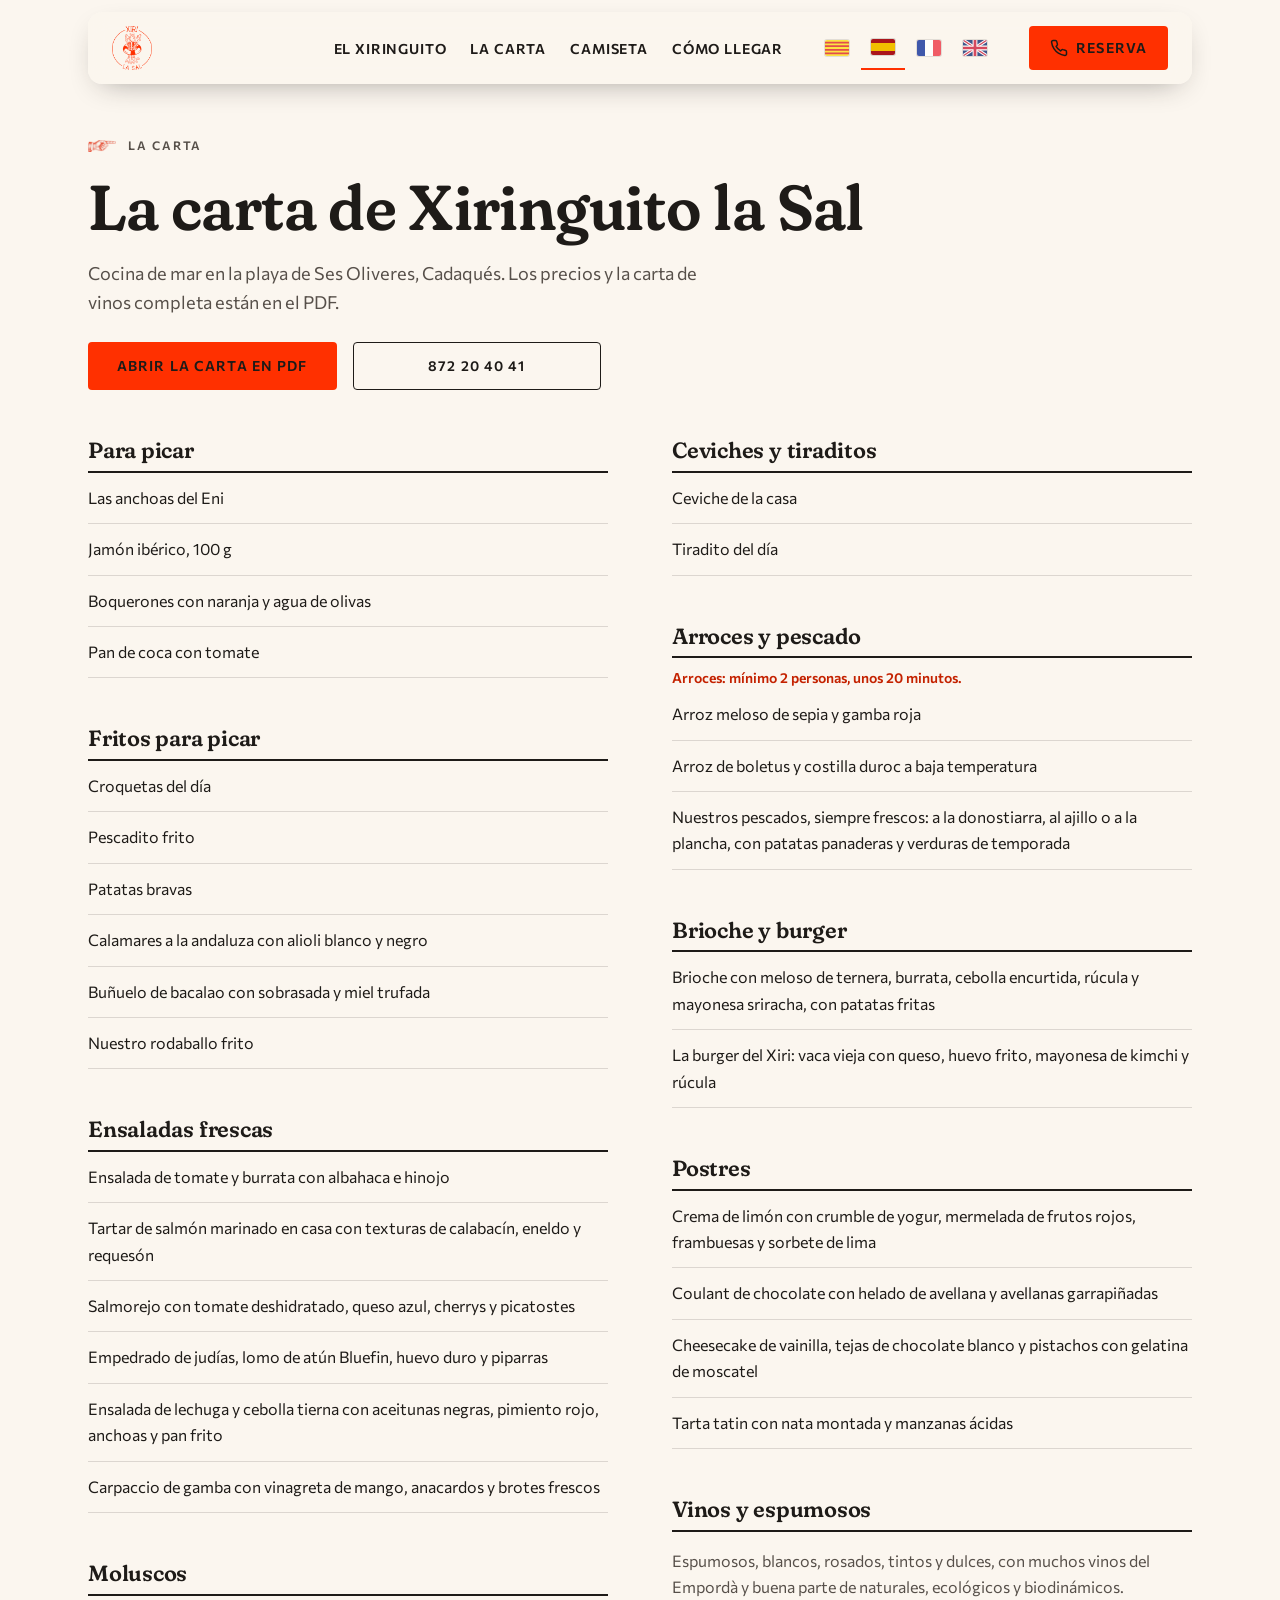
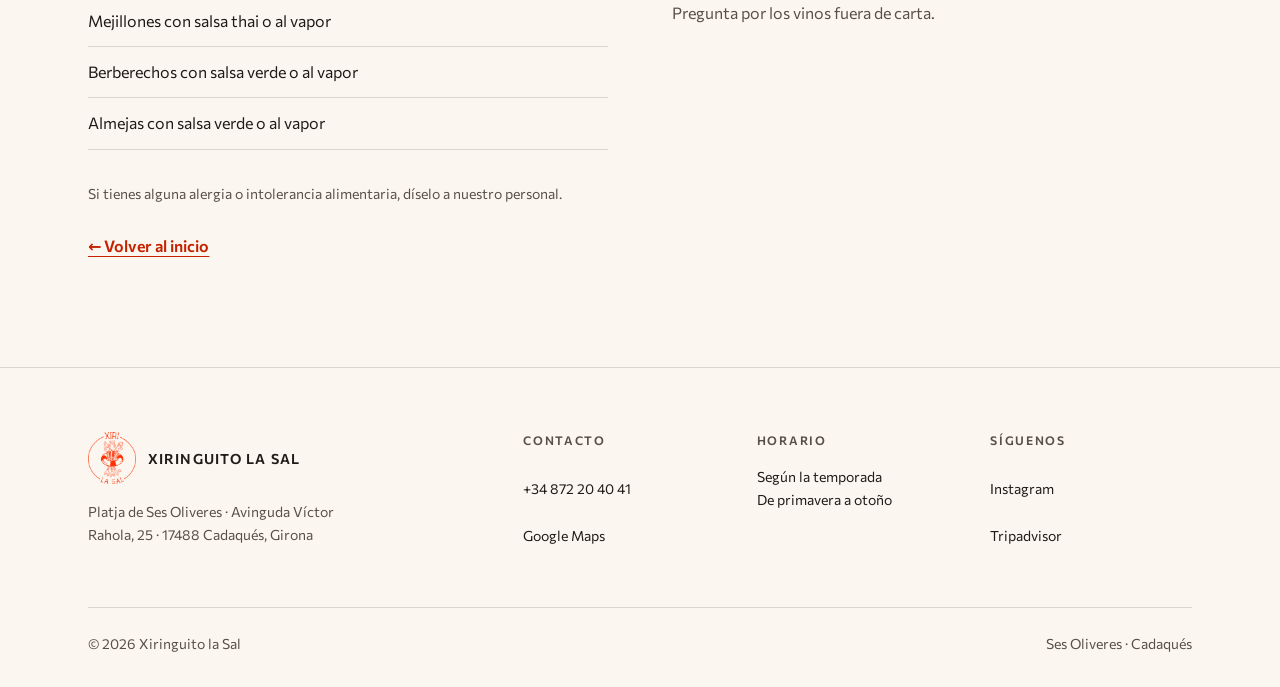
<file: Web-simple/es/carta/index.html>
<!DOCTYPE html>
<html lang="es">
<head>
<meta charset="UTF-8">
<script>document.documentElement.classList.add('js');</script>
<meta name="viewport" content="width=device-width, initial-scale=1, viewport-fit=cover">
<title>Carta · Xiringuito la Sal, chiringuito en Cadaqués</title>
<meta name="description" content="La carta de Xiringuito la Sal, en la playa de Ses Oliveres de Cadaqués: paella y arroces, pescado fresco, cosas para picar, ensaladas y postres.">
<meta name="robots" content="noindex">
<meta name="theme-color" content="#FBF6EF">
<link rel="canonical" href="https://www.xiringuitolasal.com/es/carta/">
<link rel="alternate" hreflang="ca" href="https://www.xiringuitolasal.com/carta/">
<link rel="alternate" hreflang="es" href="https://www.xiringuitolasal.com/es/carta/">
<link rel="alternate" hreflang="fr" href="https://www.xiringuitolasal.com/fr/carte/">
<link rel="alternate" hreflang="en" href="https://www.xiringuitolasal.com/en/menu/">
<link rel="alternate" hreflang="x-default" href="https://www.xiringuitolasal.com/en/menu/">
<meta property="og:url" content="https://www.xiringuitolasal.com/es/carta/">
<meta property="og:locale" content="es_ES">
<meta property="og:type" content="restaurant">
<meta property="og:title" content="Carta · Xiringuito la Sal, chiringuito en Cadaqués">
<meta property="og:description" content="La carta de Xiringuito la Sal, en la playa de Ses Oliveres de Cadaqués: paella y arroces, pescado fresco, cosas para picar, ensaladas y postres.">
<meta property="og:image" content="https://www.xiringuitolasal.com/assets/logo/og-terrassa-1200x630.jpg">
<link rel="icon" href="../../assets/logo/favicon-32.png" sizes="32x32">
<link rel="icon" href="../../assets/logo/favicon-512.png" sizes="512x512">
<link rel="apple-touch-icon" href="../../assets/logo/apple-touch-icon-180.png">
<link rel="preload" as="font" type="font/woff2" href="../../assets/fonts/fraunces-600-latin.woff2" crossorigin>
<link rel="preload" as="font" type="font/woff2" href="../../assets/fonts/commissioner-400-latin.woff2" crossorigin>
<link rel="stylesheet" href="../../assets/fonts/fonts.css">
<style>
/* ------------------------------------------------------------------
   XIRI LA SAL · versió simple (21-10-2026)
   Referència del jefe: gammarus.es. Fons llis de sorra, fotos a sang,
   blocs de text + foto alternats, una sola acció: trucar per reservar.
   2 famílies (Fraunces títols · Commissioner text), 1 accent (taronja del logo).
   ------------------------------------------------------------------ */
:root{
  --bg:#FBF6EF;            /* sorra: fons de la pàgina */
  --surface:#F1E7D9;       /* sorra fosca: blocs de text, peu */
  --text:#1E1B18;          /* carbó */
  --text-2:#57504A;        /* text secundari */
  --line:rgba(30,27,24,.14);
  --accent:#FF3000;        /* taronja del logo: botons (text carbó a sobre, 4.58:1) */
  --accent-text:#C42200;   /* taronja per a text petit sobre clar (5.87:1) */
  --on-photo:#FFFFFF;

  --f-title:'Fraunces', Georgia, 'Times New Roman', serif;
  --f-text:'Commissioner', system-ui, -apple-system, 'Segoe UI', sans-serif;

  /* escala tipogràfica (8 rols) */
  --fs-xs:.75rem;    /* 12 · etiquetes */
  --fs-sm:.875rem;   /* 14 · peus, notes */
  --fs-md:1rem;      /* 16 · text */
  --fs-lg:1.125rem;  /* 18 · entradeta */
  --fs-xl:1.375rem;  /* 22 · títol de targeta */
  --fs-2xl:clamp(1.75rem, 1.2rem + 1.6vw, 2.5rem);   /* 28-40 · títol de secció */
  --fs-3xl:clamp(2.25rem, 1.4rem + 3.2vw, 4rem);     /* 36-64 · títol de portada */

  /* espai (escala de 8) */
  --s1:8px; --s2:16px; --s3:24px; --s4:32px; --s5:48px; --s6:64px; --s7:96px; --s8:128px;
  --sec:96px;              /* aire de secció: 96 a l'escriptori, 64 al mòbil i en pantalles baixes */
  --cab:calc(100vh - var(--nav-h));   /* alçada útil sota el menú: cada secció hi cap */
  --wrap:1200px;
  --gut:clamp(16px, 4vw, 48px);
  --nav-h:72px;
  --radius:4px;
}
*,*::before,*::after{box-sizing:border-box}
html{scroll-behavior:smooth;scroll-padding-top:var(--nav-h);-webkit-text-size-adjust:100%}
@media (prefers-reduced-motion: reduce){html{scroll-behavior:auto}*{transition:none!important;animation:none!important}}
body{margin:0;background:var(--bg);color:var(--text);font:400 var(--fs-md)/1.65 var(--f-text);-webkit-font-smoothing:antialiased}
img{display:block;max-width:100%;height:auto}
a{color:inherit}
h1,h2,h3{font-family:var(--f-title);font-weight:600;line-height:1.12;letter-spacing:-.01em;margin:0;text-wrap:balance}
p{margin:0}
p+p{margin-top:var(--s2)}
.visually-hidden{position:absolute!important;width:1px;height:1px;overflow:hidden;clip:rect(0 0 0 0);white-space:nowrap}
.skip-link{position:absolute;left:var(--s2);top:-100px;z-index:100;background:var(--text);color:var(--bg);padding:var(--s1) var(--s2)}
.skip-link:focus{top:var(--s2)}
:focus-visible{outline:2px solid var(--accent-text);outline-offset:3px}
.wrap{max-width:var(--wrap);margin-inline:auto;padding-inline:var(--gut)}
.sec{padding-block:var(--sec);min-height:var(--cab);display:flex;flex-direction:column;justify-content:center}
.sec>.wrap{width:100%}
@supports (height:100svh){:root{--cab:calc(100svh - var(--nav-h))}}
@media (max-width:860px), (max-height:820px){:root{--sec:64px}}
/* Etiqueta de secció: la mateixa paraula que el menú */
.eyebrow{display:flex;align-items:center;gap:12px;margin-bottom:var(--s2);font-size:var(--fs-xs);font-weight:600;letter-spacing:.16em;text-transform:uppercase;color:var(--text-2)}
.eyebrow::before{content:"";width:28px;height:12px;flex:none;background:url("../../assets/img/ma.webp") left center/contain no-repeat}
/* Capçalera de secció: títol a l'esquerra, accions a la dreta (la mateixa a totes) */
.cap{display:flex;flex-wrap:wrap;align-items:flex-end;justify-content:space-between;gap:var(--s3) var(--s5);margin-bottom:var(--s5)}
.cap h2{font-size:var(--fs-2xl);max-width:22ch}
.cap p{margin-top:var(--s2);max-width:52ch;color:var(--text-2);font-size:var(--fs-lg)}
.cap-accions{display:flex;flex-wrap:wrap;align-items:center;gap:var(--s2)}
/* Dos botons junts: sempre el mateix ample */
.cap-accions:has(.btn + .btn){display:grid;grid-auto-flow:column;grid-auto-columns:1fr}
@media (max-width:560px){ .cap-accions{width:100%;flex-wrap:nowrap} .cap-accions .btn{flex:1 1 0;padding-inline:12px;font-size:var(--fs-xs);letter-spacing:.06em} }
@media (max-height:820px) and (min-width:861px){ .cap{margin-bottom:var(--s4)} }

/* ---------- Botons: un sol component, dues variants ---------- */
.btn{display:inline-flex;align-items:center;justify-content:center;gap:var(--s1);min-height:48px;padding:12px 28px;border:1px solid transparent;border-radius:var(--radius);
  font:600 var(--fs-sm)/1 var(--f-text);letter-spacing:.08em;text-transform:uppercase;text-decoration:none;cursor:pointer;transition:background-color .2s,color .2s,border-color .2s}
.btn svg{width:18px;height:18px;flex:none}
.btn-accent{background:var(--accent);color:var(--text)}
.btn-accent:hover{background:#E62B00}
.btn-line{border-color:currentColor;background:transparent}
.btn-line:hover{background:var(--text);color:var(--bg);border-color:var(--text)}
.on-photo .btn-line{color:var(--on-photo)}
.on-photo .btn-line:hover{background:var(--on-photo);color:var(--text);border-color:var(--on-photo)}
.link{display:inline-block;padding-block:12px;font-weight:600;color:var(--accent-text);text-decoration:underline;text-underline-offset:4px}
.link:hover{color:var(--text)}

/* ---------- Capçalera ---------- */
/* Menú flotant: una barra arrodonida separada de les vores, per sobre de la foto */
.nav{position:fixed;top:12px;left:var(--gut);right:var(--gut);max-width:calc(var(--wrap) - 2 * var(--gut));margin-inline:auto;z-index:50;color:var(--text);
  background:rgba(251,246,239,.94);-webkit-backdrop-filter:blur(10px);backdrop-filter:blur(10px);border-radius:14px;box-shadow:0 10px 30px -14px rgba(30,27,24,.45);transition:transform .35s cubic-bezier(.2,.7,.2,1)}
.nav-in{height:var(--nav-h);display:flex;align-items:center;gap:var(--s4);padding-inline:var(--s3)}
.brand{display:flex;align-items:center;gap:12px;text-decoration:none;margin-right:auto;padding-right:var(--s3)}
.brand{min-height:44px}
.brand img{width:40px;height:44px;object-fit:contain}
.brand .logo-color{display:none}
.brand-nom{font:600 var(--fs-sm)/1.1 var(--f-text);letter-spacing:.08em;text-transform:uppercase}   /* com els enllaços del menú */
.nav .brand-nom{display:none}   /* al menú flotant n'hi ha prou amb el logo: el nom ja és a tot arreu */
.nav-links{display:flex;gap:var(--s3);list-style:none;margin:0;padding:0}
.nav-links a,.brand-nom{white-space:nowrap}
.nav-links a{font-size:var(--fs-sm);font-weight:600;letter-spacing:.06em;text-transform:uppercase;text-decoration:none;padding-block:var(--s1);border-bottom:1px solid transparent}
.nav-links a:hover{border-bottom-color:var(--accent)}
.nav-links a:focus:not(:focus-visible){border-bottom-color:transparent}
.lang{display:flex;gap:2px}
.lang button,.lang a{min-width:44px;min-height:44px;padding:0 6px;border:0;background:none;color:inherit;font:600 var(--fs-xs)/1 var(--f-text);letter-spacing:.08em;cursor:pointer;opacity:.75;border-bottom:1px solid transparent;text-decoration:none;display:inline-flex;align-items:center;justify-content:center}
.lang [aria-pressed="true"],.lang [aria-current="page"]{opacity:1;border-bottom:2px solid var(--accent)}
.lang svg{width:24px;height:16px;border-radius:2px;box-shadow:0 0 0 1px rgba(30,27,24,.15)}
.lang a:hover{opacity:1}
.nav .btn{min-height:44px;padding:12px 20px}
.nav.obert{background:var(--bg)}
.nav.solid .logo-blanc,.nav.obert .logo-blanc{display:none}
.nav.solid .logo-color,.nav.obert .logo-color{display:block}
.nav.amagat{transform:translateY(calc(-100% - 16px))}
/* Escriptori: el contenidor del menú no existeix (els fills van en línia a la capçalera) */
.menu{display:contents}
.menu-xarxes{display:none}
.hamb{display:none}
/* Ordre a l'escriptori: seccions, idiomes, reserva. Al mòbil els idiomes queden fora del menú, sempre a la vista */
.nav-in>nav,.menu>nav{order:1}
.nav-in>.lang{order:2}
.menu>.btn{order:3}
.hamb{order:4}
.nav-tel{display:none}
@media (max-width:960px){
  .nav-in{gap:var(--s1);padding-inline:var(--s2)}
  .brand{margin-right:auto}
  .brand,.nav-tel,.hamb{flex:none}
  .brand{min-width:44px}
  .nav-tel{order:3;display:grid;place-items:center;width:44px;height:44px;border-radius:50%;background:var(--accent);color:var(--text)}
  .nav-tel svg{width:20px;height:20px}
  .nav-in>.lang button,.nav-in>.lang a{min-width:40px}
  .lang{flex:none}
  .hamb{display:grid;place-content:center;gap:6px;width:44px;height:44px;margin-right:-10px;padding:0;border:0;background:none;color:inherit;cursor:pointer}
  .hamb span{display:block;width:24px;height:2px;background:currentColor;transition:transform .3s,opacity .2s}
  .nav.obert .hamb span:nth-child(1){transform:translateY(8px) rotate(45deg)}
  .nav.obert .hamb span:nth-child(2){opacity:0}
  .nav.obert .hamb span:nth-child(3){transform:translateY(-8px) rotate(-45deg)}
  .menu{position:fixed;top:calc(var(--nav-h) + 20px);left:var(--gut);right:var(--gut);border-radius:14px;display:none;flex-direction:column;gap:var(--s4);max-height:calc(100vh - var(--nav-h));overflow-y:auto;
    padding:var(--s4) var(--s3) var(--s5);background:var(--bg);color:var(--text);box-shadow:0 12px 24px -12px rgba(30,27,24,.25)}
  .nav.obert .menu{display:flex}
  .nav-links{flex-direction:column;gap:0}
  .nav-links a{display:block;padding:14px 0;border-bottom:1px solid var(--line);font:600 var(--fs-xl)/1.2 var(--f-title);letter-spacing:0;text-transform:none}
  .nav-links a:hover{border-bottom-color:var(--line);color:var(--accent-text)}
  .nav-in>.lang{gap:0}
  .menu .btn{width:100%;min-height:52px}
  .menu-xarxes{order:4;display:flex;justify-content:center;gap:var(--s5);list-style:none;margin:0;padding:0}
  .menu-xarxes a{display:inline-flex;align-items:center;gap:var(--s1);min-height:44px;text-decoration:none;font-weight:600;font-size:var(--fs-sm)}
  .menu-xarxes a:hover{color:var(--accent-text)}
  .menu-xarxes svg{width:22px;height:22px}
  .nav.obert .nav-tel{visibility:hidden}
  .menu .btn .btn-txt{display:inline}
}
@media (max-width:560px){
  .brand-nom{display:none}
  .nav-in{gap:4px;padding-inline:12px}
  .nav-in>.lang button,.nav-in>.lang a{min-width:34px;padding:0 3px}
  .hamb{margin-right:0}
}

/* ---------- Portada: foto a sang, logo i títol al centre ---------- */

/* Franja de reserva just sota la portada (com el «Book here» de Gammarus) */
.franja{display:flex;flex-wrap:wrap;align-items:center;justify-content:center;gap:var(--s1) var(--s3);min-height:72px;padding:var(--s2) var(--gut);background:var(--accent);color:var(--text);text-decoration:none;text-align:center}
.franja span{font-size:var(--fs-sm);font-weight:600;letter-spacing:.14em;text-transform:uppercase}
.franja strong{font:600 var(--fs-xl)/1 var(--f-title);letter-spacing:.02em}
.franja svg{width:22px;height:22px}
.franja-num{display:inline-flex;align-items:center;gap:12px;white-space:nowrap}
@media (max-width:560px){ .franja{flex-direction:column;gap:4px;padding:var(--s2) var(--gut)} .franja span{font-size:var(--fs-xs);letter-spacing:.12em} }
.franja:hover strong{text-decoration:underline;text-underline-offset:5px}

/* ---------- Blocs de text + foto a sang (patró de Gammarus) ---------- */
.split{display:grid;grid-template-columns:minmax(0,5fr) minmax(0,7fr);min-height:var(--cab)}
/* el text, centrat dins la seva columna: el mateix aire a esquerra i dreta */
.split-txt{display:flex;flex-direction:column;justify-content:center;padding:var(--sec) clamp(24px, 6vw, 96px)}
.split-txt>*{width:100%;max-width:460px;margin-inline:auto}
.split-txt h2{font-size:var(--fs-2xl);max-width:18ch}
.split-txt h1{font-size:var(--fs-2xl);max-width:18ch}
/* Sense portada: la primera secció comença sota el menú */
main > .split:first-child{margin-top:0}
main > .split:first-child .split-txt{padding-top:calc(var(--nav-h) + 12px + var(--sec))}
.split-txt p{margin-top:var(--s3);max-width:44ch;color:var(--text-2);font-size:var(--fs-lg)}
.split-txt p+p{margin-top:var(--s2)}
.split-txt .accions{margin-top:var(--s4);display:flex;flex-wrap:wrap;gap:var(--s2);align-items:center}
.split-img{position:relative;min-height:320px}
.split-img img{position:absolute;inset:0;width:100%;height:100%;object-fit:cover}
.split.fosc .split-txt{background:var(--surface)}
@media (max-width:860px){
  .split.primer .split-img{margin-top:0}
  main > .split:first-child .split-txt{padding-top:var(--s6)}
  .split{grid-template-columns:minmax(0,1fr);grid-template-rows:auto 1fr;min-height:var(--cab)}
  .split-img{order:-1;aspect-ratio:16/10;min-height:0}
  .split-txt{padding:var(--s6) var(--gut)}
}


/* ---------- L'ambient: graella de fotos amb gent (5 fotos, una d'ample) ---------- */
.ambient-grid{display:grid;grid-template-columns:repeat(4,minmax(0,1fr));grid-template-rows:repeat(2,minmax(0,1fr));gap:var(--s2);
  height:clamp(400px, calc(var(--cab) - 2 * var(--sec) - 240px), 680px);list-style:none;margin:0;padding:0}
.ambient-grid li{position:relative;overflow:hidden;background:var(--surface)}
.ambient-grid li.ample{grid-column:span 2}
.ambient-grid li.alt{grid-row:span 2}
.ambient-grid img{position:absolute;inset:0;width:100%;height:100%;object-fit:cover;transition:transform .8s cubic-bezier(.2,.7,.2,1)}
.ambient-grid li:hover img{transform:scale(1.04)}
@media (max-width:860px){
  .ambient-grid{grid-template-columns:repeat(2,minmax(0,1fr));grid-template-rows:none;grid-auto-rows:180px;height:auto}
  .ambient-grid li.alt{grid-row:span 2}
}

/* ---------- La carta: plats grans en una fila que llisca ---------- */
.banda{position:relative;display:grid;place-items:center;min-height:min(72vh,640px);padding:var(--sec) var(--gut);text-align:center;color:var(--on-photo);overflow:hidden}
.banda>img{position:absolute;inset:0;width:100%;height:100%;object-fit:cover}
.banda::after{content:"";position:absolute;inset:0;background:rgba(20,16,12,.5)}
.banda-in{position:relative;z-index:1;max-width:720px;display:flex;flex-direction:column;align-items:center}
.banda h2{font-size:var(--fs-2xl)}
.banda p{margin-top:var(--s3);font-size:var(--fs-lg)}
.banda .accions{margin-top:var(--s4);display:flex;flex-wrap:wrap;justify-content:center;gap:var(--s2)}

.carta-sec-web{background:var(--surface)}
/* tres plats a la vista, verticals (4:5) i grans; la resta, amb les fletxes o lliscant */
.plats{display:flex;gap:var(--s3);overflow-x:auto;scroll-snap-type:x mandatory;scrollbar-width:none;list-style:none;margin:0;padding:0;
  --ph-max:clamp(300px, calc(var(--cab) - 2 * var(--sec) - 300px), 560px)}
.plats::-webkit-scrollbar{display:none}
.plat{flex:0 0 calc((100% - 2 * var(--s3)) / 3);scroll-snap-align:start}
.plats-peu{display:flex;justify-content:flex-end;gap:var(--s2);margin-top:var(--s3)}
/* Nom del plat sobre la foto (no suma alçada): etiqueta a dalt, nom a sota, sobre un degradat fosc */
.plat a{position:relative;display:flex;flex-direction:column;justify-content:flex-end;aspect-ratio:4/5;max-height:var(--ph-max);width:100%;padding:var(--s3);overflow:hidden;color:var(--on-photo);text-decoration:none;background:var(--surface)}
.plat .ph{position:absolute;inset:0}
.plat .ph::after{content:"";position:absolute;inset:0;background:linear-gradient(180deg,rgba(20,16,12,0) 35%,rgba(20,16,12,.72) 100%)}
.plat img{width:100%;height:100%;object-fit:cover;transition:transform .6s cubic-bezier(.2,.7,.2,1)}
.plat a:hover img{transform:scale(1.04)}
.plat h3,.plat small{position:relative;z-index:1}
.plat h3{font:600 var(--fs-xl)/1.25 var(--f-title);text-shadow:0 1px 8px rgba(0,0,0,.35)}
.plat small{order:-1;margin-bottom:4px;font-size:var(--fs-xs);font-weight:600;letter-spacing:.12em;text-transform:uppercase;opacity:.9}
.plat-nota{display:flex;flex-direction:column;justify-content:center;gap:var(--s1);padding:var(--s3);background:var(--surface)}
.plat-nota h3{font-size:var(--fs-xl);margin-bottom:var(--s1)}
.plat-nota p{color:var(--text-2);font-size:var(--fs-sm);line-height:1.5}
.plat-nota p+p{margin-top:0}
/* Mòbil: els plats llisquen de costat (com Instagram) i la secció cap en una pantalla */
@media (max-width:960px){
  .plats{gap:var(--s2);overscroll-behavior-x:contain}
  .plat,.plat-nota{flex:0 0 84%}
  .plat a{max-height:min(62vh,560px)}
  .plats-peu{display:none}
}
/* Punts sota el carrusel: gris = hi ha més fotos; fosc = la que es veu */
.punts{display:none}
@media (max-width:960px){
  .punts{display:flex;justify-content:center;gap:var(--s1);margin-top:var(--s3)}
  .punts span{width:8px;height:8px;border-radius:50%;background:#CFC6BA;transition:background-color .2s,transform .2s}
  .punts span.on{background:var(--text-2);transform:scale(1.25)}
}

/* ---------- Opinions ---------- */
.opinions{background:var(--bg)}
.ressenyes{display:grid;grid-template-columns:repeat(3,1fr);gap:var(--s3);list-style:none;margin:0;padding:0}
.ressenya[hidden]{display:none}
.ressenyes{padding-top:var(--s2)}
.ressenya{position:relative;display:flex;flex-direction:column;gap:var(--s2);padding:var(--s5) var(--s4) var(--s4);background:#FFFDF8;
  box-shadow:0 1px 2px rgba(30,27,24,.08),0 12px 24px -12px rgba(30,27,24,.28);rotate:var(--gir,0deg)}
.ressenya:nth-child(3n+1){--gir:-1.2deg}
.ressenya:nth-child(3n+2){--gir:.9deg}
.ressenya:nth-child(3n){--gir:-.5deg}
/* Tros de cel·lo: translúcid, una mica tort i amb les puntes estripades */
.ressenya::before{content:"";position:absolute;top:-14px;left:50%;width:104px;height:30px;translate:-50% 0;rotate:calc(var(--gir,0deg) * -2.5 - 2deg);
  background:linear-gradient(180deg,rgba(255,255,255,.35),rgba(255,255,255,0) 60%),rgba(236,226,200,.72);box-shadow:0 1px 2px rgba(30,27,24,.12);
  clip-path:polygon(0 4%,4% 0,8% 6%,12% 0,88% 0,92% 5%,96% 0,100% 6%,100% 94%,96% 100%,92% 95%,88% 100%,12% 100%,8% 94%,4% 100%,0 95%)}
.ressenya .estrelles{color:var(--accent-text);letter-spacing:.12em;font-size:var(--fs-md)}
.ressenya blockquote{margin:0;flex:1;font:600 var(--fs-lg)/1.5 var(--f-title)}
.ressenya footer{font-size:var(--fs-sm);color:var(--text-2)}
.ressenya footer b{color:var(--text);font-weight:600}
.ressenya .trad{font-style:italic}
.ressenya.entra{animation:entra .45s ease both}
@keyframes entra{from{opacity:0;translate:0 8px}to{opacity:1;translate:0 0}}
.opinions-peu{margin-top:var(--s4);text-align:right}
.fletxa{width:48px;height:48px;display:grid;place-items:center;border:1px solid var(--text);border-radius:50%;background:none;color:var(--text);cursor:pointer}
.fletxa:hover{background:var(--text);color:var(--bg)}
.fletxa svg{width:20px;height:20px}
@media (max-width:1000px){ .ressenyes{grid-template-columns:repeat(2,1fr)} }
@media (max-width:640px){ .ressenyes{grid-template-columns:1fr} .opinions-peu{text-align:left} }

/* ---------- Samarreta: com a la versió desenfadada (sobre la fusta del xiringuito) ---------- */
.fusta{background:var(--surface) url("../../assets/img/fusta.webp") center/cover}
.sam-grid{display:grid;grid-template-columns:minmax(0,5fr) minmax(0,6fr);gap:var(--s6);align-items:center}
.sam-fotos{position:relative;width:min(100%, calc((var(--cab) - 2 * var(--sec)) * .78));aspect-ratio:4/5;justify-self:center}
.sam-f{position:absolute;margin:0;width:66%}
.sam-f img{width:100%;aspect-ratio:4/5;object-fit:cover}
.sam-f figcaption{position:absolute;left:12px;top:12px;padding:4px 10px;background:var(--bg);font:600 var(--fs-xs)/1.4 var(--f-text);letter-spacing:.14em}
.sam-f.f25{left:0;top:4%;rotate:-5deg}
.sam-f.f26{right:0;bottom:4%;rotate:4deg}
.sam-preu{position:absolute;right:-8px;bottom:-24px;z-index:2;width:clamp(96px,9vw,128px);aspect-ratio:1;display:grid;place-items:center;border-radius:50%;background:var(--bg);border:2px solid var(--text);font:600 var(--fs-xl)/1 var(--f-title);rotate:-8deg}
.sam-txt h2{font-size:var(--fs-3xl);line-height:1.02;text-transform:uppercase}
.sam-txt h2 em{font-style:italic;color:var(--accent-text)}
.sam-txt>p{margin-top:var(--s3);max-width:44ch;font-size:var(--fs-lg);font-weight:600}
.preu{margin-top:var(--s4);display:flex;align-items:baseline;gap:var(--s3);flex-wrap:wrap}
.preu strong{font:600 clamp(2.75rem, 1.8rem + 3vw, 4.5rem)/1 var(--f-title);color:var(--accent-text)}
.preu span{font-size:var(--fs-sm);font-weight:600}
.sam-txt .accions{margin-top:var(--s4)}
.btn-fosc{background:var(--text);color:var(--bg)}
.btn-fosc:hover{background:#000}
.sam-txt p.talla{margin-top:var(--s3);font:italic 600 var(--fs-lg)/1.4 var(--f-title)}
.sam-txt p.avis-copiat{margin-top:var(--s1);font-size:var(--fs-sm)}
@media (max-width:860px){ .sam-grid{grid-template-columns:1fr;gap:var(--s6)} .sam-fotos{width:min(86%,380px)} }

/* ---------- Instagram (com a Gula) ---------- */
.ig-sec{background:var(--surface)}
.posts{display:grid;grid-template-columns:repeat(5,1fr);gap:var(--s2);list-style:none;margin:0;padding:0}
.post a{position:relative;display:block;aspect-ratio:4/5;overflow:hidden;background:var(--surface)}
.post img{width:100%;height:100%;object-fit:cover;transition:transform .6s cubic-bezier(.2,.7,.2,1)}
.post a:hover img{transform:scale(1.04)}
.post .ig{position:absolute;top:12px;right:12px;width:28px;height:28px;color:#fff;filter:drop-shadow(0 1px 3px rgba(0,0,0,.4))}
/* Separador amb els banyistes: omple el buit de sota el feed i tanca la secció (alçada segons la pantalla) */
.separador{display:flex;align-items:flex-end;gap:var(--s3);margin-top:var(--s5)}
.separador span{flex:1;height:1px;background:var(--line);margin-bottom:var(--s1)}
.separador img{width:auto;height:clamp(80px, calc(var(--cab) - 2 * var(--sec) - 480px), 160px)}
@media (max-width:900px){ .separador img{height:112px} }
@media (max-width:900px){
  .posts{display:flex;overflow-x:auto;scroll-snap-type:x mandatory;margin-inline:calc(var(--gut) * -1);padding-inline:var(--gut);scroll-padding-inline:var(--gut);scrollbar-width:none}
  .posts::-webkit-scrollbar{display:none}
  .post{flex:0 0 min(60vw,280px);scroll-snap-align:start}
}

/* ---------- Preguntes: títol a l'esquerra, acordió a la dreta ---------- */
.faq{background:var(--bg)}
.faq-grid{display:grid;grid-template-columns:minmax(0,5fr) minmax(0,7fr);gap:var(--s6);align-items:center}
.cap-faq h2{font-size:var(--fs-2xl);max-width:16ch}
.cap-faq p{margin-top:var(--s2);color:var(--text-2);font-size:var(--fs-lg)}
.cap-faq .btn{margin-top:var(--s4)}
.cap-faq{display:flex;flex-direction:column;align-items:flex-start}
.faq-il{margin-top:var(--s5);width:auto;height:clamp(120px, calc(var(--cab) - 2 * var(--sec) - 360px), 240px)}
@media (max-width:860px){ .faq-il{display:none} }
.faq-llista{border-top:1px solid var(--line)}
.faq-llista details{border-bottom:1px solid var(--line)}
.faq-llista summary{display:flex;justify-content:space-between;align-items:center;gap:var(--s2);min-height:56px;padding:var(--s2) 0;cursor:pointer;list-style:none;font:600 var(--fs-lg)/1.3 var(--f-title)}
.faq-llista summary::-webkit-details-marker{display:none}
.faq-llista summary::after{content:"+";flex:none;font:400 1.5rem/1 var(--f-text);transition:transform .2s}
.faq-llista details[open] summary::after{transform:rotate(45deg)}
.faq-llista details p{padding:0 0 var(--s3);max-width:60ch;color:var(--text-2)}
@media (max-width:860px){ .faq-grid{grid-template-columns:minmax(0,1fr);gap:var(--s4)} }

/* ---------- Com arribar: fosca, dades a l'esquerra i rosa dels vents a la dreta ---------- */
.arribar{background:var(--surface);color:var(--text)}   /* sense el negre: la web només fa servir sorra, fusta i taronja */
.arribar .eyebrow{color:var(--text-2)}
.arribar .wrap{display:grid;grid-template-columns:minmax(0,1fr) minmax(0,1fr);gap:var(--s6);align-items:center}
.arribar h2{font-size:var(--fs-2xl);max-width:18ch}
.dades{margin-top:var(--s4);display:grid;gap:var(--s2)}
.dada{display:grid;gap:4px;padding-top:var(--s2);border-top:1px solid var(--line)}
.dada b{font-size:var(--fs-xs);font-weight:600;letter-spacing:.14em;text-transform:uppercase;color:var(--text-2)}
.dada a,.dada span{font-size:var(--fs-lg);text-decoration:none}
.dada a{padding-block:12px}
.dada a:hover{text-decoration:underline;text-underline-offset:4px}
.dada .tel{font:600 var(--fs-xl)/1.2 var(--f-title)}
.rosa{display:grid;justify-items:center;gap:var(--s2);text-decoration:none;color:var(--text)}
.rosa svg{width:min(100%,440px);max-height:calc(var(--cab) - 2 * var(--sec) - 48px);height:auto;overflow:visible}
/* Agulla: gira sobre el centre de la rosa (200,200 del viewBox) */
.rosa .agulla{transform-box:view-box;transform-origin:200px 200px;transition:transform .9s cubic-bezier(.34,1.56,.64,1)}
.rosa:hover .agulla,.rosa:focus-visible .agulla{transform:rotate(-38deg)}
.rosa.is-visible .agulla{animation:busca-nord 2s cubic-bezier(.25,.8,.3,1)}
@keyframes busca-nord{0%{transform:rotate(-200deg)}70%{transform:rotate(14deg)}85%{transform:rotate(-5deg)}100%{transform:rotate(0)}}
.rosa .vent{font:600 10px var(--f-text);letter-spacing:.16em;text-transform:uppercase;fill:var(--text-2)}
.rosa .vent.nord{fill:var(--accent-text);font-size:12px}
.rosa .cta{font:600 var(--fs-sm)/1 var(--f-text);letter-spacing:.08em;text-transform:uppercase;color:var(--accent-text);padding-block:12px}
.rosa:hover .cta{text-decoration:underline;text-underline-offset:5px}
@media (max-width:860px){ .arribar .wrap{grid-template-columns:1fr} .rosa{justify-self:center} .rosa svg{width:min(100%,150px);max-height:none} .arribar .wrap{gap:var(--s3)} }

/* ---------- Peu ---------- */
.peu-web{background:var(--bg);border-top:1px solid var(--line);padding-block:var(--s6) var(--s4);font-size:var(--fs-sm)}
.peu-grid{display:grid;grid-template-columns:2fr 1fr 1fr 1fr;gap:var(--s4)}
.peu-web .brand{color:var(--text)}
.peu-web .brand img{width:48px;height:52px}
.peu-web h3{font:600 var(--fs-xs)/1.4 var(--f-text);letter-spacing:.14em;text-transform:uppercase;color:var(--text-2);margin-bottom:var(--s2)}
.peu-web ul{list-style:none;margin:0;padding:0;display:grid;gap:0}
.peu-web li a{display:inline-block;padding-block:12px}
.peu-web a{text-decoration:none}
.peu-web a:hover{text-decoration:underline;text-underline-offset:3px}
.peu-adr{margin-top:var(--s2);color:var(--text-2);max-width:32ch}
.peu-baix{margin-top:var(--s5);padding-top:var(--s3);border-top:1px solid var(--line);display:flex;flex-wrap:wrap;justify-content:space-between;gap:var(--s2);color:var(--text-2)}
@media (max-width:860px){ .peu-grid{grid-template-columns:1fr 1fr} .peu-marca{grid-column:1/-1} }

/* ---------- Aparició suau en entrar a la pantalla ---------- */
.js .rv{opacity:0;transform:translateY(16px);transition:opacity .7s ease,transform .7s cubic-bezier(.2,.7,.2,1)}
.js .rv.vist{opacity:1;transform:none}
@media (prefers-reduced-motion: reduce){ .js .rv{opacity:1;transform:none} }

/* ---------- Pàgina de la carta en text ---------- */
.carta-pag{padding-top:calc(var(--nav-h) + var(--s6))}
.carta-pag h1{font-size:var(--fs-3xl);max-width:20ch}
.carta-seccions{columns:2;column-gap:var(--s6)}
.carta-sec{break-inside:avoid;margin-bottom:var(--s5)}
.carta-sec h2{font-size:var(--fs-xl);padding-bottom:var(--s1);border-bottom:2px solid var(--text)}
.carta-sec ul{list-style:none;margin:0;padding:0}
.carta-sec li{padding:12px 0;border-bottom:1px solid var(--line)}
.carta-sec .carta-nota{margin-top:var(--s1);color:var(--accent-text);font-size:var(--fs-sm);font-weight:600}
.carta-sec p.vins{margin-top:var(--s2);color:var(--text-2)}
.carta-peu{margin-top:var(--s4);color:var(--text-2);font-size:var(--fs-sm)}
@media (max-width:760px){ .carta-seccions{columns:1} }
</style>
<script type="application/ld+json">
{
 "@context": "https://schema.org",
 "@graph": [
  {
   "@type": "Restaurant",
   "@id": "https://www.xiringuitolasal.com/#restaurant",
   "name": "Xiringuito la Sal",
   "alternateName": [
    "La Sal Es Xiringuito Ses Oliveres",
    "Xiri la Sal"
   ],
   "description": "Chiringuito en la playa de Ses Oliveres, Cadaqués: paella, pescado fresco y terraza frente a la bahía. De marzo a octubre. Reservas: +34 872 20 40 41",
   "url": "https://www.xiringuitolasal.com/es/",
   "telephone": "+34872204041",
   "image": [
    "https://www.xiringuitolasal.com/assets/img/hero-2400.webp",
    "https://www.xiringuitolasal.com/assets/logo/og-terrassa-1200x630.jpg"
   ],
   "logo": "https://www.xiringuitolasal.com/assets/logo/favicon-512.png",
   "address": {
    "@type": "PostalAddress",
    "streetAddress": "Avinguda Víctor Rahola, 25",
    "addressLocality": "Cadaqués",
    "postalCode": "17488",
    "addressRegion": "Girona",
    "addressCountry": "ES"
   },
   "geo": {
    "@type": "GeoCoordinates",
    "latitude": 42.2857466,
    "longitude": 3.2851119
   },
   "hasMap": "https://maps.app.goo.gl/VqkFJobXDxhRsfKD7",
   "servesCuisine": [
    "Mediterránea",
    "Pescado y marisco",
    "Arroces",
    "Tapas"
   ],
   "priceRange": "€€",
   "acceptsReservations": true,
   "hasMenu": "https://www.xiringuitolasal.com/es/carta/#menu",
   "sameAs": [
    "https://www.instagram.com/xiringuitolasal/",
    "https://www.tripadvisor.es/Restaurant_Review-g580326-d12834000-Reviews-Xiringuito_La_Sal-Cadaques_Costa_Brava_Province_of_Girona_Catalonia.html"
   ]
  },
  {
   "@type": "WebSite",
   "@id": "https://www.xiringuitolasal.com/#web",
   "name": "Xiringuito la Sal",
   "url": "https://www.xiringuitolasal.com/",
   "inLanguage": [
    "ca",
    "es",
    "fr",
    "en"
   ]
  },
  {
   "@type": "Menu",
   "@id": "https://www.xiringuitolasal.com/es/carta/#menu",
   "name": "La carta de Xiringuito la Sal",
   "inLanguage": "es",
   "url": "https://www.xiringuitolasal.com/es/carta/",
   "hasMenuSection": [
    {
     "@type": "MenuSection",
     "name": "Para picar",
     "hasMenuItem": [
      {
       "@type": "MenuItem",
       "name": "Las anchoas del Eni"
      },
      {
       "@type": "MenuItem",
       "name": "Jamón ibérico, 100 g"
      },
      {
       "@type": "MenuItem",
       "name": "Boquerones con naranja y agua de olivas"
      },
      {
       "@type": "MenuItem",
       "name": "Pan de coca con tomate"
      }
     ]
    },
    {
     "@type": "MenuSection",
     "name": "Fritos para picar",
     "hasMenuItem": [
      {
       "@type": "MenuItem",
       "name": "Croquetas del día"
      },
      {
       "@type": "MenuItem",
       "name": "Pescadito frito"
      },
      {
       "@type": "MenuItem",
       "name": "Patatas bravas"
      },
      {
       "@type": "MenuItem",
       "name": "Calamares a la andaluza con alioli blanco y negro"
      },
      {
       "@type": "MenuItem",
       "name": "Buñuelo de bacalao con sobrasada y miel trufada"
      },
      {
       "@type": "MenuItem",
       "name": "Nuestro rodaballo frito"
      }
     ]
    },
    {
     "@type": "MenuSection",
     "name": "Ensaladas frescas",
     "hasMenuItem": [
      {
       "@type": "MenuItem",
       "name": "Ensalada de tomate y burrata con albahaca e hinojo"
      },
      {
       "@type": "MenuItem",
       "name": "Tartar de salmón marinado en casa con texturas de calabacín, eneldo y requesón"
      },
      {
       "@type": "MenuItem",
       "name": "Salmorejo con tomate deshidratado, queso azul, cherrys y picatostes"
      },
      {
       "@type": "MenuItem",
       "name": "Empedrado de judías, lomo de atún Bluefin, huevo duro y piparras"
      },
      {
       "@type": "MenuItem",
       "name": "Ensalada de lechuga y cebolla tierna con aceitunas negras, pimiento rojo, anchoas y pan frito"
      },
      {
       "@type": "MenuItem",
       "name": "Carpaccio de gamba con vinagreta de mango, anacardos y brotes frescos"
      }
     ]
    },
    {
     "@type": "MenuSection",
     "name": "Moluscos",
     "hasMenuItem": [
      {
       "@type": "MenuItem",
       "name": "Mejillones con salsa thai o al vapor"
      },
      {
       "@type": "MenuItem",
       "name": "Berberechos con salsa verde o al vapor"
      },
      {
       "@type": "MenuItem",
       "name": "Almejas con salsa verde o al vapor"
      }
     ]
    },
    {
     "@type": "MenuSection",
     "name": "Ceviches y tiraditos",
     "hasMenuItem": [
      {
       "@type": "MenuItem",
       "name": "Ceviche de la casa"
      },
      {
       "@type": "MenuItem",
       "name": "Tiradito del día"
      }
     ]
    },
    {
     "@type": "MenuSection",
     "name": "Arroces y pescado",
     "hasMenuItem": [
      {
       "@type": "MenuItem",
       "name": "Arroz meloso de sepia y gamba roja"
      },
      {
       "@type": "MenuItem",
       "name": "Arroz de boletus y costilla duroc a baja temperatura"
      },
      {
       "@type": "MenuItem",
       "name": "Nuestros pescados, siempre frescos: a la donostiarra, al ajillo o a la plancha, con patatas panaderas y verduras de temporada"
      }
     ]
    },
    {
     "@type": "MenuSection",
     "name": "Brioche y burger",
     "hasMenuItem": [
      {
       "@type": "MenuItem",
       "name": "Brioche con meloso de ternera, burrata, cebolla encurtida, rúcula y mayonesa sriracha, con patatas fritas"
      },
      {
       "@type": "MenuItem",
       "name": "La burger del Xiri: vaca vieja con queso, huevo frito, mayonesa de kimchi y rúcula"
      }
     ]
    },
    {
     "@type": "MenuSection",
     "name": "Postres",
     "hasMenuItem": [
      {
       "@type": "MenuItem",
       "name": "Crema de limón con crumble de yogur, mermelada de frutos rojos, frambuesas y sorbete de lima"
      },
      {
       "@type": "MenuItem",
       "name": "Coulant de chocolate con helado de avellana y avellanas garrapiñadas"
      },
      {
       "@type": "MenuItem",
       "name": "Cheesecake de vainilla, tejas de chocolate blanco y pistachos con gelatina de moscatel"
      },
      {
       "@type": "MenuItem",
       "name": "Tarta tatin con nata montada y manzanas ácidas"
      }
     ]
    }
   ]
  }
 ]
}
</script>
</head>
<body>

<a class="skip-link" href="#main" data-i18n="skip">Saltar al contenido</a>

<header class="nav solid" id="nav">
  <div class="nav-in">
    <a class="brand" href="../#xiringuito" aria-label="Xiringuito la Sal">
      <img class="logo-blanc" src="../../assets/logo/logo-blanc-320.webp" alt="" width="292" height="320">
      <img class="logo-color" src="../../assets/logo/logo-taronja-160.webp" alt="" width="146" height="160">
      <span class="brand-nom">Xiringuito la Sal</span>
    </a>
    <div class="lang" role="group" aria-label="Idioma" data-i18n-aria="lang_label">
      <a href="../../carta/" lang="ca" hreflang="ca"><svg viewBox="0 0 30 20" aria-hidden="true"><rect width="30" height="20" fill="#FCDD09"/><path d="M0 3.3h30M0 7.8h30M0 12.2h30M0 16.7h30" stroke="#DA121A" stroke-width="2.2"/></svg><span class="visually-hidden">Català</span></a>
      <a href="./" lang="es" hreflang="es" aria-current="page"><svg viewBox="0 0 30 20" aria-hidden="true"><rect width="30" height="20" fill="#AA151B"/><rect y="5" width="30" height="10" fill="#F1BF00"/></svg><span class="visually-hidden">Español</span></a>
      <a href="../../fr/carte/" lang="fr" hreflang="fr"><svg viewBox="0 0 30 20" aria-hidden="true"><rect width="30" height="20" fill="#ED2939"/><rect width="20" height="20" fill="#fff"/><rect width="10" height="20" fill="#002395"/></svg><span class="visually-hidden">Français</span></a>
      <a href="../../en/menu/" lang="en" hreflang="en"><svg viewBox="0 0 30 20" aria-hidden="true"><rect width="30" height="20" fill="#012169"/><path d="M0 0l30 20M30 0L0 20" stroke="#fff" stroke-width="4"/><path d="M0 0l30 20M30 0L0 20" stroke="#C8102E" stroke-width="1.6"/><path d="M15 0v20M0 10h30" stroke="#fff" stroke-width="6"/><path d="M15 0v20M0 10h30" stroke="#C8102E" stroke-width="3.4"/></svg><span class="visually-hidden">English</span></a>
    </div>
    <a class="nav-tel" href="tel:+34872204041" aria-label="Llama para reservar: 872 20 40 41" data-i18n-aria="nav_tel_aria"><svg viewBox="0 0 24 24" fill="none" stroke="currentColor" stroke-width="2" stroke-linecap="round" stroke-linejoin="round" aria-hidden="true"><path d="M22 16.9v3a2 2 0 0 1-2.2 2 19.8 19.8 0 0 1-8.6-3.1 19.5 19.5 0 0 1-6-6A19.8 19.8 0 0 1 2.1 4.2 2 2 0 0 1 4.1 2h3a2 2 0 0 1 2 1.7c.1 1 .4 1.9.7 2.8a2 2 0 0 1-.5 2.1L8.1 9.9a16 16 0 0 0 6 6l1.3-1.3a2 2 0 0 1 2.1-.4c.9.3 1.8.6 2.8.7a2 2 0 0 1 1.7 2z"/></svg></a>
    <button class="hamb" type="button" aria-expanded="false" aria-controls="menu" aria-label="Menú" data-i18n-aria="menu_aria"><span></span><span></span><span></span></button>
    <div class="menu" id="menu">
    <nav aria-label="Principal" data-i18n-aria="nav_label">
      <ul class="nav-links">
        <li><a href="../#xiringuito" data-i18n="nav_xiri">El Xiringuito</a></li>
        <li><a href="../#carta" data-i18n="nav_carta">La carta</a></li>
        <li><a href="../#samarreta" data-i18n="nav_shop">Camiseta</a></li>
        <li><a href="../#arribar" data-i18n="nav_arribar">Cómo llegar</a></li>
      </ul>
    </nav>

    <a class="btn btn-accent" href="tel:+34872204041" aria-label="Reserva: 872 20 40 41" data-i18n-aria="nav_reserva_aria">
      <svg viewBox="0 0 24 24" fill="none" stroke="currentColor" stroke-width="2" stroke-linecap="round" stroke-linejoin="round" aria-hidden="true"><path d="M22 16.9v3a2 2 0 0 1-2.2 2 19.8 19.8 0 0 1-8.6-3.1 19.5 19.5 0 0 1-6-6A19.8 19.8 0 0 1 2.1 4.2 2 2 0 0 1 4.1 2h3a2 2 0 0 1 2 1.7c.1 1 .4 1.9.7 2.8a2 2 0 0 1-.5 2.1L8.1 9.9a16 16 0 0 0 6 6l1.3-1.3a2 2 0 0 1 2.1-.4c.9.3 1.8.6 2.8.7a2 2 0 0 1 1.7 2z"/></svg>
      <span class="btn-txt" data-i18n="nav_reserva">Reserva</span>
    </a>
    <ul class="menu-xarxes">
      <li><a href="https://www.instagram.com/xiringuitolasal/" target="_blank" rel="noopener"><svg viewBox="0 0 24 24" fill="none" stroke="currentColor" stroke-width="2" aria-hidden="true"><rect x="3" y="3" width="18" height="18" rx="5"/><circle cx="12" cy="12" r="4.2"/><circle cx="17.4" cy="6.6" r="1" fill="currentColor" stroke="none"/></svg><span>Instagram</span><span class="visually-hidden" data-i18n="nova"> (se abre en una pestaña nueva)</span></a></li>
      <li><a href="https://www.tripadvisor.es/Restaurant_Review-g580326-d12834000-Reviews-Xiringuito_La_Sal-Cadaques_Costa_Brava_Province_of_Girona_Catalonia.html" target="_blank" rel="noopener"><svg viewBox="0 0 24 24" fill="none" stroke="currentColor" stroke-width="1.8" aria-hidden="true"><circle cx="7" cy="13" r="3.6"/><circle cx="17" cy="13" r="3.6"/><circle cx="7" cy="13" r="1" fill="currentColor"/><circle cx="17" cy="13" r="1" fill="currentColor"/><path d="M3.5 9.5C6 7.2 9 6 12 6s6 1.2 8.5 3.5M12 9.5l-1.6 2.2M12 9.5l1.6 2.2"/></svg><span>Tripadvisor</span><span class="visually-hidden" data-i18n="nova"> (se abre en una pestaña nueva)</span></a></li>
    </ul>
    </div>
  </div>
</header>

<main id="main">
<section class="sec carta-pag" aria-labelledby="carta-h1">
  <div class="wrap">
    <div class="cap">
      <div>
        <span class="eyebrow">La carta</span>
        <h1 id="carta-h1">La carta de Xiringuito la Sal</h1>
        <p>Cocina de mar en la playa de Ses Oliveres, Cadaqués. Los precios y la carta de vinos completa están en el PDF.</p>
      </div>
      <div class="cap-accions">
        <a class="btn btn-accent" href="../../assets/carta/carta-ca-es.pdf" target="_blank" rel="noopener" data-carta>Abrir la carta en PDF<span class="visually-hidden"> (PDF, se abre en una pestaña nueva)</span></a>
        <a class="btn btn-line" href="tel:+34872204041">872 20 40 41</a>
      </div>
    </div>
    <div class="carta-seccions">
      <section class="carta-sec" aria-labelledby="c-picar"><h2 id="c-picar">Para picar</h2><ul><li>Las anchoas del Eni</li><li>Jamón ibérico, 100 g</li><li>Boquerones con naranja y agua de olivas</li><li>Pan de coca con tomate</li></ul></section>
      <section class="carta-sec" aria-labelledby="c-fregits"><h2 id="c-fregits">Fritos para picar</h2><ul><li>Croquetas del día</li><li>Pescadito frito</li><li>Patatas bravas</li><li>Calamares a la andaluza con alioli blanco y negro</li><li>Buñuelo de bacalao con sobrasada y miel trufada</li><li>Nuestro rodaballo frito</li></ul></section>
      <section class="carta-sec" aria-labelledby="c-amanides"><h2 id="c-amanides">Ensaladas frescas</h2><ul><li>Ensalada de tomate y burrata con albahaca e hinojo</li><li>Tartar de salmón marinado en casa con texturas de calabacín, eneldo y requesón</li><li>Salmorejo con tomate deshidratado, queso azul, cherrys y picatostes</li><li>Empedrado de judías, lomo de atún Bluefin, huevo duro y piparras</li><li>Ensalada de lechuga y cebolla tierna con aceitunas negras, pimiento rojo, anchoas y pan frito</li><li>Carpaccio de gamba con vinagreta de mango, anacardos y brotes frescos</li></ul></section>
      <section class="carta-sec" aria-labelledby="c-clova"><h2 id="c-clova">Moluscos</h2><ul><li>Mejillones con salsa thai o al vapor</li><li>Berberechos con salsa verde o al vapor</li><li>Almejas con salsa verde o al vapor</li></ul></section>
      <section class="carta-sec" aria-labelledby="c-ceviches"><h2 id="c-ceviches">Ceviches y tiraditos</h2><ul><li>Ceviche de la casa</li><li>Tiradito del día</li></ul></section>
      <section class="carta-sec" aria-labelledby="c-recomanats"><h2 id="c-recomanats">Arroces y pescado</h2><p class="carta-nota">Arroces: mínimo 2 personas, unos 20 minutos.</p><ul><li>Arroz meloso de sepia y gamba roja</li><li>Arroz de boletus y costilla duroc a baja temperatura</li><li>Nuestros pescados, siempre frescos: a la donostiarra, al ajillo o a la plancha, con patatas panaderas y verduras de temporada</li></ul></section>
      <section class="carta-sec" aria-labelledby="c-brioix"><h2 id="c-brioix">Brioche y burger</h2><ul><li>Brioche con meloso de ternera, burrata, cebolla encurtida, rúcula y mayonesa sriracha, con patatas fritas</li><li>La burger del Xiri: vaca vieja con queso, huevo frito, mayonesa de kimchi y rúcula</li></ul></section>
      <section class="carta-sec" aria-labelledby="c-postres"><h2 id="c-postres">Postres</h2><ul><li>Crema de limón con crumble de yogur, mermelada de frutos rojos, frambuesas y sorbete de lima</li><li>Coulant de chocolate con helado de avellana y avellanas garrapiñadas</li><li>Cheesecake de vainilla, tejas de chocolate blanco y pistachos con gelatina de moscatel</li><li>Tarta tatin con nata montada y manzanas ácidas</li></ul></section>
      <section class="carta-sec" aria-labelledby="c-vins"><h2 id="c-vins">Vinos y espumosos</h2><p class="vins">Espumosos, blancos, rosados, tintos y dulces, con muchos vinos del Empordà y buena parte de naturales, ecológicos y biodinámicos. Pregunta por los vinos fuera de carta.</p></section>
    </div>
    <p class="carta-peu">Si tienes alguna alergia o intolerancia alimentaria, díselo a nuestro personal.</p>
    <p><a class="link" href="../">← Volver al inicio</a></p>
  </div>
</section>
</main>

<footer class="peu-web">
  <div class="wrap">
    <div class="peu-grid">
      <div class="peu-marca">
        <a class="brand" href="../#xiringuito" aria-label="Xiringuito la Sal"><img src="../../assets/logo/logo-taronja-160.webp" alt="" width="146" height="160"><span class="brand-nom">Xiringuito la Sal</span></a>
        <p class="peu-adr">Platja de Ses Oliveres · Avinguda Víctor Rahola, 25 · 17488 Cadaqués, Girona</p>
      </div>
      <div>
        <h3 data-i18n="foot_contacte">Contacto</h3>
        <ul>
          <li><a href="tel:+34872204041">+34 872 20 40 41</a></li>
          <li><a href="https://maps.app.goo.gl/VqkFJobXDxhRsfKD7" target="_blank" rel="noopener">Google Maps<span class="visually-hidden" data-i18n="nova"> (se abre en una pestaña nueva)</span></a></li>
        </ul>
      </div>
      <div>
        <h3 data-i18n="arr_horari">Horario</h3>
        <ul>
          <li data-i18n="foot_horari1">Según la temporada</li>
          <li data-i18n="foot_horari2">De primavera a otoño</li>
        </ul>
      </div>
      <div>
        <h3 data-i18n="foot_segueix">Síguenos</h3>
        <ul>
          <li><a href="https://www.instagram.com/xiringuitolasal/" target="_blank" rel="noopener">Instagram<span class="visually-hidden" data-i18n="nova"> (se abre en una pestaña nueva)</span></a></li>
          <li><a href="https://www.tripadvisor.es/Restaurant_Review-g580326-d12834000-Reviews-Xiringuito_La_Sal-Cadaques_Costa_Brava_Province_of_Girona_Catalonia.html" target="_blank" rel="noopener">Tripadvisor<span class="visually-hidden" data-i18n="nova"> (se abre en una pestaña nueva)</span></a></li>
        </ul>
      </div>
    </div>
    <!-- Pendent: enllaços a avís legal, privacitat i cookies quan els tinguem -->
    <div class="peu-baix"><span>© 2026 Xiringuito la Sal</span><span data-i18n="foot_lloc">Ses Oliveres · Cadaqués</span></div>
  </div>
</footer>

<script>
(function(){
  /* ---------- Idiomes ---------- */
  var T = {};  /* textos ja aplicats a cada idioma per src/build.py */
  var PDF = {caes:'../../assets/carta/carta-ca-es.pdf', fren:'../../assets/carta/carta-fr-en.pdf'};

  function setLang(lang){
    var d = T[lang]; if(!d) return;
    document.querySelectorAll('[data-i18n]').forEach(function(el){ var k = el.getAttribute('data-i18n'); if(d[k] !== undefined) el.textContent = d[k]; });
    document.querySelectorAll('[data-i18n-alt]').forEach(function(el){ var k = el.getAttribute('data-i18n-alt'); if(d[k] !== undefined) el.alt = d[k]; });
    document.querySelectorAll('[data-i18n-msg]').forEach(function(el){ var k = el.getAttribute('data-i18n-msg'); if(d[k] !== undefined) el.setAttribute('data-msg', d[k]); });
    document.querySelectorAll('[data-i18n-aria]').forEach(function(el){ var k = el.getAttribute('data-i18n-aria'); if(d[k] !== undefined) el.setAttribute('aria-label', d[k]); });
    document.querySelectorAll('.lang button').forEach(function(b){ b.setAttribute('aria-pressed', String(b.dataset.lang === lang)); });
    // La carta s'obre en l'idioma de la pàgina; el segon botó dona l'altre PDF
    var fr = lang === 'fr' || lang === 'en';
    document.querySelectorAll('[data-carta]').forEach(function(a){ a.href = fr ? PDF.fren : PDF.caes; });
    document.querySelectorAll('[data-carta-altra]').forEach(function(a){ a.href = fr ? PDF.caes : PDF.fren; });
    document.documentElement.lang = lang;
    document.title = d.page_title;
    document.querySelector('meta[name="description"]').content = d.page_desc;
    try{ localStorage.setItem('xiri-lang', lang); }catch(e){}
  }
  document.querySelectorAll('.lang button').forEach(function(b){ b.addEventListener('click', function(){ setLang(b.dataset.lang); }); });
  var start = new URLSearchParams(location.search).get('lang');
  if(!T[start]){ try{ start = localStorage.getItem('xiri-lang'); }catch(e){} }
  if(!T[start]){ start = (navigator.language || 'ca').slice(0,2).toLowerCase(); }
  if(T[start] && start !== 'ca') setLang(start);

  /* ---------- Idioma ----------
     Primera visita de la sessió: si el navegador parla un altre idioma de la web, s'obre aquesta mateixa pàgina en el seu idioma
     (altres idiomes, en anglès). Si la persona tria un idioma, es respecta sempre. Els cercadors no es redirigeixen.
     En canviar d'idioma, la pàgina nova s'obre al mateix punt on era (no torna a dalt). */
  var IDIOMES = ['ca', 'es', 'fr', 'en'];
  function enllacIdioma(l){ return document.querySelector('.lang a[hreflang="' + l + '"]'); }
  (function(){
    try{
      if(/bot|crawl|spider|slurp|google|bing|yandex|lighthouse|headless/i.test(navigator.userAgent)) return;
      if(localStorage.getItem('xiri-lang') || sessionStorage.getItem('xiri-auto')) return;
      sessionStorage.setItem('xiri-auto', '1');
      var pref = (navigator.languages || [navigator.language || '']).map(function(l){ return String(l).slice(0, 2).toLowerCase(); });
      var vol = pref.filter(function(l){ return IDIOMES.indexOf(l) > -1; })[0] || 'en';
      var a = enllacIdioma(vol);
      if(vol !== document.documentElement.lang && a) location.replace(a.href);
    }catch(e){}
  })();
  document.querySelectorAll('.lang a').forEach(function(a){
    a.addEventListener('click', function(){
      try{
        localStorage.setItem('xiri-lang', a.getAttribute('hreflang'));
        var navH = document.getElementById('nav').offsetHeight, actual = null;
        document.querySelectorAll('main > section, main > .franja').forEach(function(sec){ if(sec.id && sec.getBoundingClientRect().top <= navH + 1) actual = sec; });
        if(actual) sessionStorage.setItem('xiri-pos', JSON.stringify({id: actual.id, dy: window.scrollY - actual.offsetTop}));
      }catch(e){}
    });
  });
  try{
    var pos = JSON.parse(sessionStorage.getItem('xiri-pos') || 'null');
    sessionStorage.removeItem('xiri-pos');
    var desti = pos && document.getElementById(pos.id);
    if(desti) window.scrollTo({top: desti.offsetTop + pos.dy, behavior: 'instant'});
  }catch(e){}

  /* ---------- Carrusel de plats (mòbil i tauleta): punts que diuen quantes fotos hi ha i quina es veu ---------- */
  document.querySelectorAll('.plats').forEach(function(llista){
    var items = llista.children, punts = document.createElement('div');
    punts.className = 'punts'; punts.setAttribute('aria-hidden', 'true');
    for(var i = 0; i < items.length; i++) punts.appendChild(document.createElement('span'));
    llista.parentNode.insertBefore(punts, llista.nextSibling);
    var marca = function(){
      var n = Math.round(llista.scrollLeft / Math.max(1, llista.clientWidth));
      for(var j = 0; j < punts.children.length; j++) punts.children[j].classList.toggle('on', j === n);
    };
    llista.addEventListener('scroll', function(){ requestAnimationFrame(marca); }, {passive:true});
    marca();
  });

  /* ---------- Menú hamburguesa (mòbil i tauleta) ---------- */
  var navEl = document.getElementById('nav'), hamb = navEl.querySelector('.hamb');
  function tanca(){ navEl.classList.remove('obert'); hamb.setAttribute('aria-expanded', 'false'); }
  hamb.addEventListener('click', function(){
    var obre = !navEl.classList.contains('obert');
    navEl.classList.toggle('obert', obre); hamb.setAttribute('aria-expanded', String(obre));
  });
  navEl.querySelectorAll('.menu a').forEach(function(a){ a.addEventListener('click', tanca); });
  document.addEventListener('keydown', function(e){ if(e.key === 'Escape' && navEl.classList.contains('obert')){ tanca(); hamb.focus(); } });
  matchMedia('(min-width:961px)').addEventListener('change', function(e){ if(e.matches) tanca(); });

  /* ---------- Capçalera: sòlida (transparent només si hi ha portada amb foto); al mòbil s'amaga en baixar ---------- */
  var nav = document.getElementById('nav'), hero = document.querySelector('.hero');
  var lastY = window.scrollY, ticking = false, mobil = matchMedia('(max-width:860px)');
  function onScroll(){
    if(ticking) return; ticking = true;
    requestAnimationFrame(function(){
      var y = window.scrollY;
      nav.classList.toggle('solid', !hero || y > hero.offsetHeight - nav.offsetHeight - 1);
      if(Math.abs(y - lastY) >= 6){
        nav.classList.toggle('amagat', mobil.matches && y > lastY && y > nav.offsetHeight * 2 && !nav.classList.contains('obert') && !nav.contains(document.activeElement));
        lastY = y;
      }
      ticking = false;
    });
  }
  window.addEventListener('scroll', onScroll, {passive:true}); onScroll();

  /* ---------- Opinions: se'n veuen 3 (2 a la tauleta, 1 al mòbil); les fletxes les fan rotar ---------- */
  var llista = document.getElementById('ressenyes');
  if(llista){
    var items = [].slice.call(llista.children), inici = 0;
    var mqT = matchMedia('(max-width:1000px)'), mqM = matchMedia('(max-width:640px)');
    var quantes = function(){ return mqM.matches ? 1 : mqT.matches ? 2 : 3; };
    var pinta = function(anim){
      var n = quantes();
      items.forEach(function(li, i){
        var pos = (i - inici + items.length) % items.length;
        li.hidden = pos >= n; li.style.order = pos; li.classList.remove('entra');
        document.querySelectorAll('.opinions .fletxa').forEach(function(b){ b.hidden = items.length <= n; });
        if(anim && !li.hidden){ void li.offsetWidth; li.classList.add('entra'); }
      });
    };
    var mou = function(pas){ inici = (inici + pas + items.length) % items.length; pinta(true); };
    document.querySelector('.opinions .fletxa.prev').addEventListener('click', function(){ mou(-1); });
    document.querySelector('.opinions .fletxa.next').addEventListener('click', function(){ mou(1); });
    [mqT, mqM].forEach(function(mq){ mq.addEventListener('change', function(){ pinta(false); }); });
    pinta(false);
  }

  /* ---------- Carta: les fletxes passen els plats d'un en un ---------- */
  var plats = document.querySelector('.plats');
  if(plats){
    var pas = function(d){ var c = plats.querySelector('.plat'); if(c) plats.scrollBy({ left: d * (c.getBoundingClientRect().width + 24), behavior: 'smooth' }); };
    document.querySelector('.plats-ant').addEventListener('click', function(){ pas(-1); });
    document.querySelector('.plats-seg').addEventListener('click', function(){ pas(1); });
  }

  /* ---------- Samarreta: missatge de reserva ja escrit (WhatsApp) o copiat (Instagram) ---------- */
  document.querySelectorAll('[data-wa]').forEach(function(a){
    a.addEventListener('click', function(){ a.href = 'https://wa.me/' + a.dataset.wa + '?text=' + encodeURIComponent(a.dataset.msg); });
  });
  document.querySelectorAll('[data-ig]').forEach(function(a){
    a.addEventListener('click', function(){
      var avis = document.querySelector('.avis-copiat');
      try{ navigator.clipboard.writeText(a.dataset.msg).then(function(){ if(avis) avis.hidden = false; }); }catch(e){}
    });
  });

  /* ---------- La rosa busca el nord quan entra a la pantalla ---------- */
  var rosa = document.querySelector('.rosa');
  if('IntersectionObserver' in window && rosa){
    var ior = new IntersectionObserver(function(es){ if(es[0].isIntersecting){ rosa.classList.add('is-visible'); ior.disconnect(); } }, {threshold:.45});
    ior.observe(rosa);
  }

  /* ---------- Aparició suau dels blocs ---------- */
  var rv = document.querySelectorAll('.rv');
  if('IntersectionObserver' in window){
    var io = new IntersectionObserver(function(es){ es.forEach(function(e){ if(e.isIntersecting){ e.target.classList.add('vist'); io.unobserve(e.target); } }); }, {rootMargin:'0px 0px -8% 0px'});
    rv.forEach(function(el){ io.observe(el); });
  } else { rv.forEach(function(el){ el.classList.add('vist'); }); }
})();
</script>
</body>
</html>
</file>
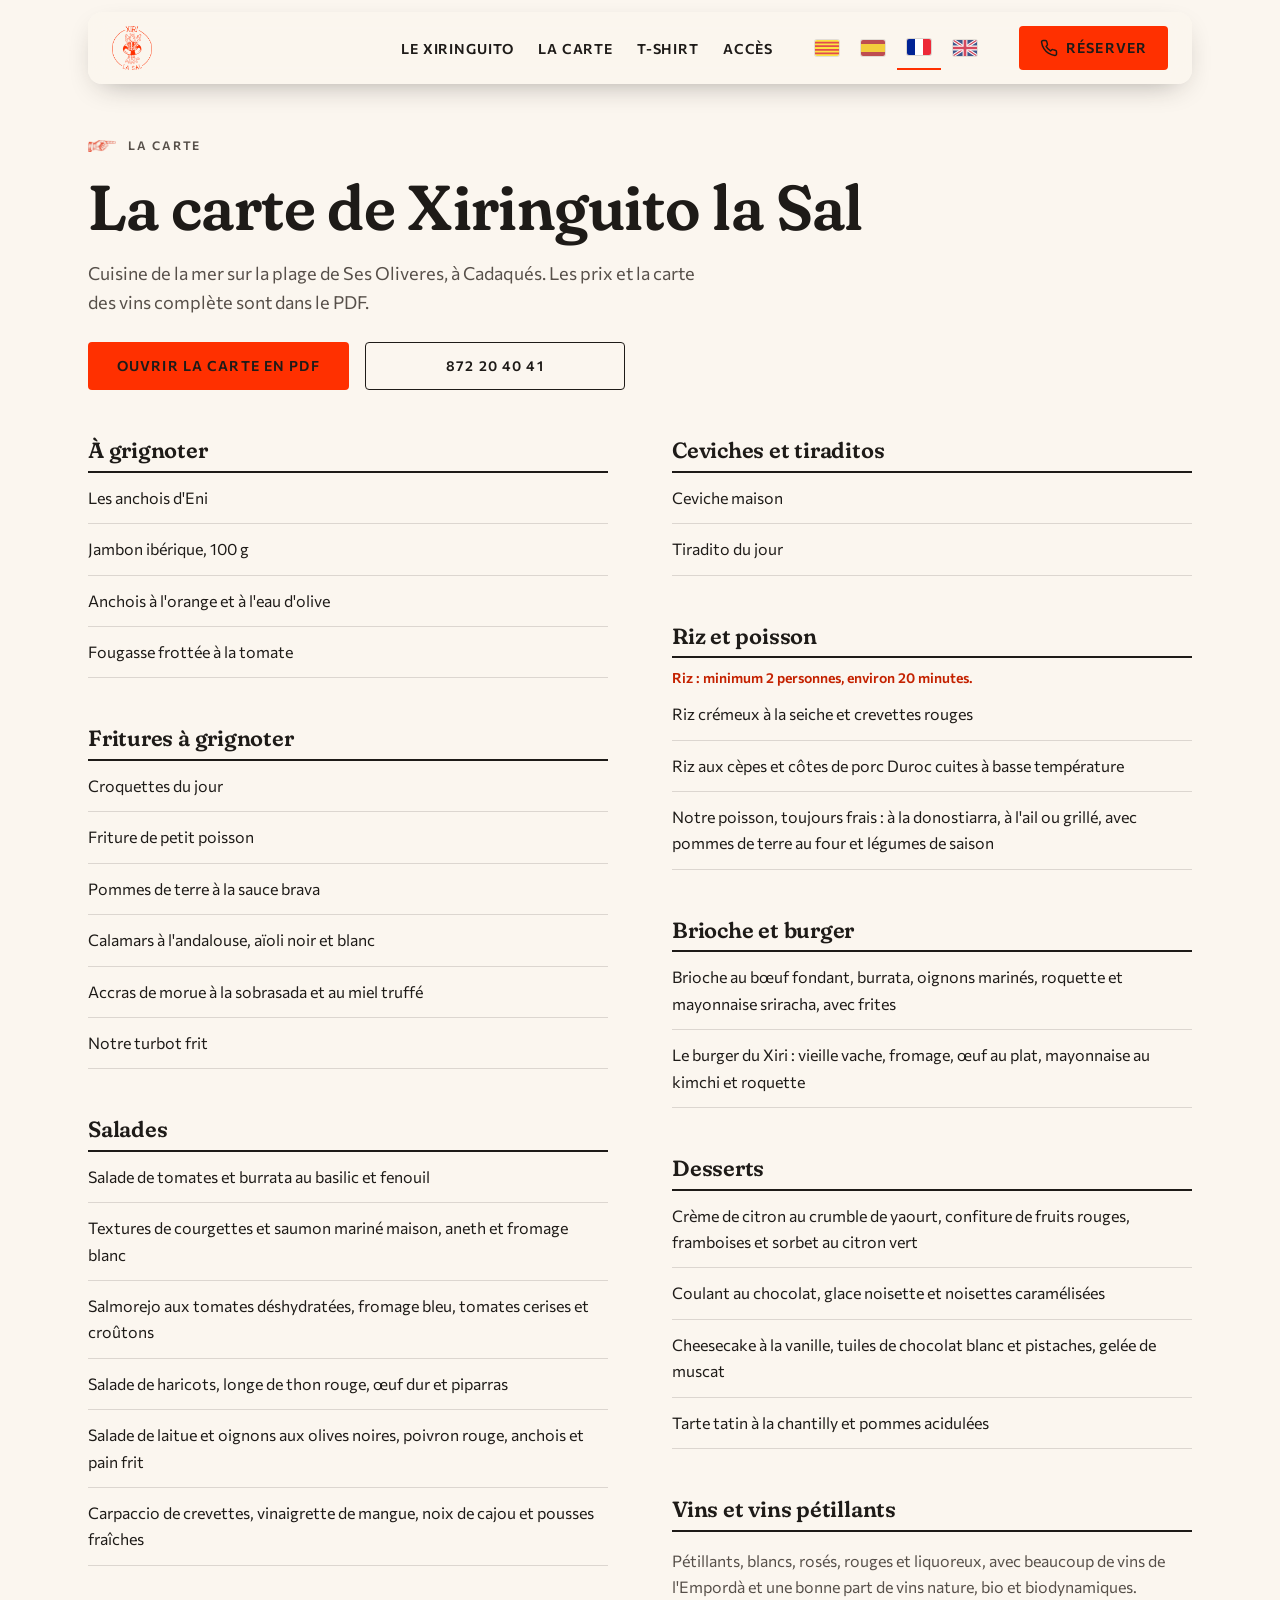
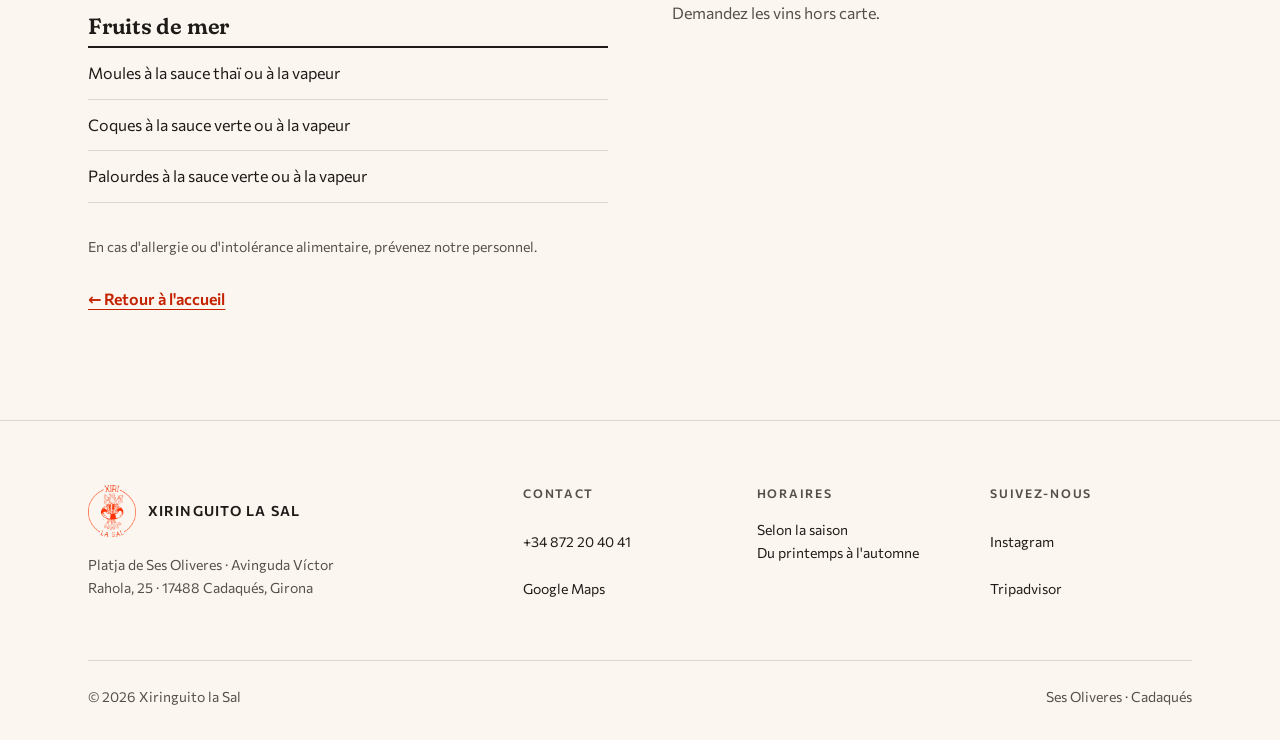
<file: Web-simple/fr/carte/index.html>
<!DOCTYPE html>
<html lang="fr">
<head>
<meta charset="UTF-8">
<script>document.documentElement.classList.add('js');</script>
<meta name="viewport" content="width=device-width, initial-scale=1, viewport-fit=cover">
<title>Carte · Xiringuito la Sal, restaurant de plage à Cadaqués</title>
<meta name="description" content="La carte de Xiringuito la Sal, sur la plage de Ses Oliveres à Cadaqués : paella et riz, poisson frais, petites assiettes, salades et desserts.">
<meta name="robots" content="noindex">
<meta name="theme-color" content="#FBF6EF">
<link rel="canonical" href="https://www.xiringuitolasal.com/fr/carte/">
<link rel="alternate" hreflang="ca" href="https://www.xiringuitolasal.com/carta/">
<link rel="alternate" hreflang="es" href="https://www.xiringuitolasal.com/es/carta/">
<link rel="alternate" hreflang="fr" href="https://www.xiringuitolasal.com/fr/carte/">
<link rel="alternate" hreflang="en" href="https://www.xiringuitolasal.com/en/menu/">
<link rel="alternate" hreflang="x-default" href="https://www.xiringuitolasal.com/en/menu/">
<meta property="og:url" content="https://www.xiringuitolasal.com/fr/carte/">
<meta property="og:locale" content="fr_FR">
<meta property="og:type" content="restaurant">
<meta property="og:title" content="Carte · Xiringuito la Sal, restaurant de plage à Cadaqués">
<meta property="og:description" content="La carte de Xiringuito la Sal, sur la plage de Ses Oliveres à Cadaqués : paella et riz, poisson frais, petites assiettes, salades et desserts.">
<meta property="og:image" content="https://www.xiringuitolasal.com/assets/logo/og-terrassa-1200x630.jpg">
<link rel="icon" href="../../assets/logo/favicon-32.png" sizes="32x32">
<link rel="icon" href="../../assets/logo/favicon-512.png" sizes="512x512">
<link rel="apple-touch-icon" href="../../assets/logo/apple-touch-icon-180.png">
<link rel="preload" as="font" type="font/woff2" href="../../assets/fonts/fraunces-600-latin.woff2" crossorigin>
<link rel="preload" as="font" type="font/woff2" href="../../assets/fonts/commissioner-400-latin.woff2" crossorigin>
<link rel="stylesheet" href="../../assets/fonts/fonts.css">
<style>
/* ------------------------------------------------------------------
   XIRI LA SAL · versió simple (21-10-2026)
   Referència del jefe: gammarus.es. Fons llis de sorra, fotos a sang,
   blocs de text + foto alternats, una sola acció: trucar per reservar.
   2 famílies (Fraunces títols · Commissioner text), 1 accent (taronja del logo).
   ------------------------------------------------------------------ */
:root{
  --bg:#FBF6EF;            /* sorra: fons de la pàgina */
  --surface:#F1E7D9;       /* sorra fosca: blocs de text, peu */
  --text:#1E1B18;          /* carbó */
  --text-2:#57504A;        /* text secundari */
  --line:rgba(30,27,24,.14);
  --accent:#FF3000;        /* taronja del logo: botons (text carbó a sobre, 4.58:1) */
  --accent-text:#C42200;   /* taronja per a text petit sobre clar (5.87:1) */
  --on-photo:#FFFFFF;

  --f-title:'Fraunces', Georgia, 'Times New Roman', serif;
  --f-text:'Commissioner', system-ui, -apple-system, 'Segoe UI', sans-serif;

  /* escala tipogràfica (8 rols) */
  --fs-xs:.75rem;    /* 12 · etiquetes */
  --fs-sm:.875rem;   /* 14 · peus, notes */
  --fs-md:1rem;      /* 16 · text */
  --fs-lg:1.125rem;  /* 18 · entradeta */
  --fs-xl:1.375rem;  /* 22 · títol de targeta */
  --fs-2xl:clamp(1.75rem, 1.2rem + 1.6vw, 2.5rem);   /* 28-40 · títol de secció */
  --fs-3xl:clamp(2.25rem, 1.4rem + 3.2vw, 4rem);     /* 36-64 · títol de portada */

  /* espai (escala de 8) */
  --s1:8px; --s2:16px; --s3:24px; --s4:32px; --s5:48px; --s6:64px; --s7:96px; --s8:128px;
  --sec:96px;              /* aire de secció: 96 a l'escriptori, 64 al mòbil i en pantalles baixes */
  --cab:calc(100vh - var(--nav-h));   /* alçada útil sota el menú: cada secció hi cap */
  --wrap:1200px;
  --gut:clamp(16px, 4vw, 48px);
  --nav-h:72px;
  --radius:4px;
}
*,*::before,*::after{box-sizing:border-box}
html{scroll-behavior:smooth;scroll-padding-top:var(--nav-h);-webkit-text-size-adjust:100%}
@media (prefers-reduced-motion: reduce){html{scroll-behavior:auto}*{transition:none!important;animation:none!important}}
body{margin:0;background:var(--bg);color:var(--text);font:400 var(--fs-md)/1.65 var(--f-text);-webkit-font-smoothing:antialiased}
img{display:block;max-width:100%;height:auto}
a{color:inherit}
h1,h2,h3{font-family:var(--f-title);font-weight:600;line-height:1.12;letter-spacing:-.01em;margin:0;text-wrap:balance}
p{margin:0}
p+p{margin-top:var(--s2)}
.visually-hidden{position:absolute!important;width:1px;height:1px;overflow:hidden;clip:rect(0 0 0 0);white-space:nowrap}
.skip-link{position:absolute;left:var(--s2);top:-100px;z-index:100;background:var(--text);color:var(--bg);padding:var(--s1) var(--s2)}
.skip-link:focus{top:var(--s2)}
:focus-visible{outline:2px solid var(--accent-text);outline-offset:3px}
.wrap{max-width:var(--wrap);margin-inline:auto;padding-inline:var(--gut)}
.sec{padding-block:var(--sec);min-height:var(--cab);display:flex;flex-direction:column;justify-content:center}
.sec>.wrap{width:100%}
@supports (height:100svh){:root{--cab:calc(100svh - var(--nav-h))}}
@media (max-width:860px), (max-height:820px){:root{--sec:64px}}
/* Etiqueta de secció: la mateixa paraula que el menú */
.eyebrow{display:flex;align-items:center;gap:12px;margin-bottom:var(--s2);font-size:var(--fs-xs);font-weight:600;letter-spacing:.16em;text-transform:uppercase;color:var(--text-2)}
.eyebrow::before{content:"";width:28px;height:12px;flex:none;background:url("../../assets/img/ma.webp") left center/contain no-repeat}
/* Capçalera de secció: títol a l'esquerra, accions a la dreta (la mateixa a totes) */
.cap{display:flex;flex-wrap:wrap;align-items:flex-end;justify-content:space-between;gap:var(--s3) var(--s5);margin-bottom:var(--s5)}
.cap h2{font-size:var(--fs-2xl);max-width:22ch}
.cap p{margin-top:var(--s2);max-width:52ch;color:var(--text-2);font-size:var(--fs-lg)}
.cap-accions{display:flex;flex-wrap:wrap;align-items:center;gap:var(--s2)}
/* Dos botons junts: sempre el mateix ample */
.cap-accions:has(.btn + .btn){display:grid;grid-auto-flow:column;grid-auto-columns:1fr}
@media (max-width:560px){ .cap-accions{width:100%;flex-wrap:nowrap} .cap-accions .btn{flex:1 1 0;padding-inline:12px;font-size:var(--fs-xs);letter-spacing:.06em} }
@media (max-height:820px) and (min-width:861px){ .cap{margin-bottom:var(--s4)} }

/* ---------- Botons: un sol component, dues variants ---------- */
.btn{display:inline-flex;align-items:center;justify-content:center;gap:var(--s1);min-height:48px;padding:12px 28px;border:1px solid transparent;border-radius:var(--radius);
  font:600 var(--fs-sm)/1 var(--f-text);letter-spacing:.08em;text-transform:uppercase;text-decoration:none;cursor:pointer;transition:background-color .2s,color .2s,border-color .2s}
.btn svg{width:18px;height:18px;flex:none}
.btn-accent{background:var(--accent);color:var(--text)}
.btn-accent:hover{background:#E62B00}
.btn-line{border-color:currentColor;background:transparent}
.btn-line:hover{background:var(--text);color:var(--bg);border-color:var(--text)}
.on-photo .btn-line{color:var(--on-photo)}
.on-photo .btn-line:hover{background:var(--on-photo);color:var(--text);border-color:var(--on-photo)}
.link{display:inline-block;padding-block:12px;font-weight:600;color:var(--accent-text);text-decoration:underline;text-underline-offset:4px}
.link:hover{color:var(--text)}

/* ---------- Capçalera ---------- */
/* Menú flotant: una barra arrodonida separada de les vores, per sobre de la foto */
.nav{position:fixed;top:12px;left:var(--gut);right:var(--gut);max-width:calc(var(--wrap) - 2 * var(--gut));margin-inline:auto;z-index:50;color:var(--text);
  background:rgba(251,246,239,.94);-webkit-backdrop-filter:blur(10px);backdrop-filter:blur(10px);border-radius:14px;box-shadow:0 10px 30px -14px rgba(30,27,24,.45);transition:transform .35s cubic-bezier(.2,.7,.2,1)}
.nav-in{height:var(--nav-h);display:flex;align-items:center;gap:var(--s4);padding-inline:var(--s3)}
.brand{display:flex;align-items:center;gap:12px;text-decoration:none;margin-right:auto;padding-right:var(--s3)}
.brand{min-height:44px}
.brand img{width:40px;height:44px;object-fit:contain}
.brand .logo-color{display:none}
.brand-nom{font:600 var(--fs-sm)/1.1 var(--f-text);letter-spacing:.08em;text-transform:uppercase}   /* com els enllaços del menú */
.nav .brand-nom{display:none}   /* al menú flotant n'hi ha prou amb el logo: el nom ja és a tot arreu */
.nav-links{display:flex;gap:var(--s3);list-style:none;margin:0;padding:0}
.nav-links a,.brand-nom{white-space:nowrap}
.nav-links a{font-size:var(--fs-sm);font-weight:600;letter-spacing:.06em;text-transform:uppercase;text-decoration:none;padding-block:var(--s1);border-bottom:1px solid transparent}
.nav-links a:hover{border-bottom-color:var(--accent)}
.nav-links a:focus:not(:focus-visible){border-bottom-color:transparent}
.lang{display:flex;gap:2px}
.lang button,.lang a{min-width:44px;min-height:44px;padding:0 6px;border:0;background:none;color:inherit;font:600 var(--fs-xs)/1 var(--f-text);letter-spacing:.08em;cursor:pointer;opacity:.75;border-bottom:1px solid transparent;text-decoration:none;display:inline-flex;align-items:center;justify-content:center}
.lang [aria-pressed="true"],.lang [aria-current="page"]{opacity:1;border-bottom:2px solid var(--accent)}
.lang svg{width:24px;height:16px;border-radius:2px;box-shadow:0 0 0 1px rgba(30,27,24,.15)}
.lang a:hover{opacity:1}
.nav .btn{min-height:44px;padding:12px 20px}
.nav.obert{background:var(--bg)}
.nav.solid .logo-blanc,.nav.obert .logo-blanc{display:none}
.nav.solid .logo-color,.nav.obert .logo-color{display:block}
.nav.amagat{transform:translateY(calc(-100% - 16px))}
/* Escriptori: el contenidor del menú no existeix (els fills van en línia a la capçalera) */
.menu{display:contents}
.menu-xarxes{display:none}
.hamb{display:none}
/* Ordre a l'escriptori: seccions, idiomes, reserva. Al mòbil els idiomes queden fora del menú, sempre a la vista */
.nav-in>nav,.menu>nav{order:1}
.nav-in>.lang{order:2}
.menu>.btn{order:3}
.hamb{order:4}
.nav-tel{display:none}
@media (max-width:960px){
  .nav-in{gap:var(--s1);padding-inline:var(--s2)}
  .brand{margin-right:auto}
  .brand,.nav-tel,.hamb{flex:none}
  .brand{min-width:44px}
  .nav-tel{order:3;display:grid;place-items:center;width:44px;height:44px;border-radius:50%;background:var(--accent);color:var(--text)}
  .nav-tel svg{width:20px;height:20px}
  .nav-in>.lang button,.nav-in>.lang a{min-width:40px}
  .lang{flex:none}
  .hamb{display:grid;place-content:center;gap:6px;width:44px;height:44px;margin-right:-10px;padding:0;border:0;background:none;color:inherit;cursor:pointer}
  .hamb span{display:block;width:24px;height:2px;background:currentColor;transition:transform .3s,opacity .2s}
  .nav.obert .hamb span:nth-child(1){transform:translateY(8px) rotate(45deg)}
  .nav.obert .hamb span:nth-child(2){opacity:0}
  .nav.obert .hamb span:nth-child(3){transform:translateY(-8px) rotate(-45deg)}
  .menu{position:fixed;top:calc(var(--nav-h) + 20px);left:var(--gut);right:var(--gut);border-radius:14px;display:none;flex-direction:column;gap:var(--s4);max-height:calc(100vh - var(--nav-h));overflow-y:auto;
    padding:var(--s4) var(--s3) var(--s5);background:var(--bg);color:var(--text);box-shadow:0 12px 24px -12px rgba(30,27,24,.25)}
  .nav.obert .menu{display:flex}
  .nav-links{flex-direction:column;gap:0}
  .nav-links a{display:block;padding:14px 0;border-bottom:1px solid var(--line);font:600 var(--fs-xl)/1.2 var(--f-title);letter-spacing:0;text-transform:none}
  .nav-links a:hover{border-bottom-color:var(--line);color:var(--accent-text)}
  .nav-in>.lang{gap:0}
  .menu .btn{width:100%;min-height:52px}
  .menu-xarxes{order:4;display:flex;justify-content:center;gap:var(--s5);list-style:none;margin:0;padding:0}
  .menu-xarxes a{display:inline-flex;align-items:center;gap:var(--s1);min-height:44px;text-decoration:none;font-weight:600;font-size:var(--fs-sm)}
  .menu-xarxes a:hover{color:var(--accent-text)}
  .menu-xarxes svg{width:22px;height:22px}
  .nav.obert .nav-tel{visibility:hidden}
  .menu .btn .btn-txt{display:inline}
}
@media (max-width:560px){
  .brand-nom{display:none}
  .nav-in{gap:4px;padding-inline:12px}
  .nav-in>.lang button,.nav-in>.lang a{min-width:34px;padding:0 3px}
  .hamb{margin-right:0}
}

/* ---------- Portada: foto a sang, logo i títol al centre ---------- */

/* Franja de reserva just sota la portada (com el «Book here» de Gammarus) */
.franja{display:flex;flex-wrap:wrap;align-items:center;justify-content:center;gap:var(--s1) var(--s3);min-height:72px;padding:var(--s2) var(--gut);background:var(--accent);color:var(--text);text-decoration:none;text-align:center}
.franja span{font-size:var(--fs-sm);font-weight:600;letter-spacing:.14em;text-transform:uppercase}
.franja strong{font:600 var(--fs-xl)/1 var(--f-title);letter-spacing:.02em}
.franja svg{width:22px;height:22px}
.franja-num{display:inline-flex;align-items:center;gap:12px;white-space:nowrap}
@media (max-width:560px){ .franja{flex-direction:column;gap:4px;padding:var(--s2) var(--gut)} .franja span{font-size:var(--fs-xs);letter-spacing:.12em} }
.franja:hover strong{text-decoration:underline;text-underline-offset:5px}

/* ---------- Blocs de text + foto a sang (patró de Gammarus) ---------- */
.split{display:grid;grid-template-columns:minmax(0,5fr) minmax(0,7fr);min-height:var(--cab)}
/* el text, centrat dins la seva columna: el mateix aire a esquerra i dreta */
.split-txt{display:flex;flex-direction:column;justify-content:center;padding:var(--sec) clamp(24px, 6vw, 96px)}
.split-txt>*{width:100%;max-width:460px;margin-inline:auto}
.split-txt h2{font-size:var(--fs-2xl);max-width:18ch}
.split-txt h1{font-size:var(--fs-2xl);max-width:18ch}
/* Sense portada: la primera secció comença sota el menú */
main > .split:first-child{margin-top:0}
main > .split:first-child .split-txt{padding-top:calc(var(--nav-h) + 12px + var(--sec))}
.split-txt p{margin-top:var(--s3);max-width:44ch;color:var(--text-2);font-size:var(--fs-lg)}
.split-txt p+p{margin-top:var(--s2)}
.split-txt .accions{margin-top:var(--s4);display:flex;flex-wrap:wrap;gap:var(--s2);align-items:center}
.split-img{position:relative;min-height:320px}
.split-img img{position:absolute;inset:0;width:100%;height:100%;object-fit:cover}
.split.fosc .split-txt{background:var(--surface)}
@media (max-width:860px){
  .split.primer .split-img{margin-top:0}
  main > .split:first-child .split-txt{padding-top:var(--s6)}
  .split{grid-template-columns:minmax(0,1fr);grid-template-rows:auto 1fr;min-height:var(--cab)}
  .split-img{order:-1;aspect-ratio:16/10;min-height:0}
  .split-txt{padding:var(--s6) var(--gut)}
}


/* ---------- L'ambient: graella de fotos amb gent (5 fotos, una d'ample) ---------- */
.ambient-grid{display:grid;grid-template-columns:repeat(4,minmax(0,1fr));grid-template-rows:repeat(2,minmax(0,1fr));gap:var(--s2);
  height:clamp(400px, calc(var(--cab) - 2 * var(--sec) - 240px), 680px);list-style:none;margin:0;padding:0}
.ambient-grid li{position:relative;overflow:hidden;background:var(--surface)}
.ambient-grid li.ample{grid-column:span 2}
.ambient-grid li.alt{grid-row:span 2}
.ambient-grid img{position:absolute;inset:0;width:100%;height:100%;object-fit:cover;transition:transform .8s cubic-bezier(.2,.7,.2,1)}
.ambient-grid li:hover img{transform:scale(1.04)}
@media (max-width:860px){
  .ambient-grid{grid-template-columns:repeat(2,minmax(0,1fr));grid-template-rows:none;grid-auto-rows:180px;height:auto}
  .ambient-grid li.alt{grid-row:span 2}
}

/* ---------- La carta: plats grans en una fila que llisca ---------- */
.banda{position:relative;display:grid;place-items:center;min-height:min(72vh,640px);padding:var(--sec) var(--gut);text-align:center;color:var(--on-photo);overflow:hidden}
.banda>img{position:absolute;inset:0;width:100%;height:100%;object-fit:cover}
.banda::after{content:"";position:absolute;inset:0;background:rgba(20,16,12,.5)}
.banda-in{position:relative;z-index:1;max-width:720px;display:flex;flex-direction:column;align-items:center}
.banda h2{font-size:var(--fs-2xl)}
.banda p{margin-top:var(--s3);font-size:var(--fs-lg)}
.banda .accions{margin-top:var(--s4);display:flex;flex-wrap:wrap;justify-content:center;gap:var(--s2)}

.carta-sec-web{background:var(--surface)}
/* tres plats a la vista, verticals (4:5) i grans; la resta, amb les fletxes o lliscant */
.plats{display:flex;gap:var(--s3);overflow-x:auto;scroll-snap-type:x mandatory;scrollbar-width:none;list-style:none;margin:0;padding:0;
  --ph-max:clamp(300px, calc(var(--cab) - 2 * var(--sec) - 300px), 560px)}
.plats::-webkit-scrollbar{display:none}
.plat{flex:0 0 calc((100% - 2 * var(--s3)) / 3);scroll-snap-align:start}
.plats-peu{display:flex;justify-content:flex-end;gap:var(--s2);margin-top:var(--s3)}
/* Nom del plat sobre la foto (no suma alçada): etiqueta a dalt, nom a sota, sobre un degradat fosc */
.plat a{position:relative;display:flex;flex-direction:column;justify-content:flex-end;aspect-ratio:4/5;max-height:var(--ph-max);width:100%;padding:var(--s3);overflow:hidden;color:var(--on-photo);text-decoration:none;background:var(--surface)}
.plat .ph{position:absolute;inset:0}
.plat .ph::after{content:"";position:absolute;inset:0;background:linear-gradient(180deg,rgba(20,16,12,0) 35%,rgba(20,16,12,.72) 100%)}
.plat img{width:100%;height:100%;object-fit:cover;transition:transform .6s cubic-bezier(.2,.7,.2,1)}
.plat a:hover img{transform:scale(1.04)}
.plat h3,.plat small{position:relative;z-index:1}
.plat h3{font:600 var(--fs-xl)/1.25 var(--f-title);text-shadow:0 1px 8px rgba(0,0,0,.35)}
.plat small{order:-1;margin-bottom:4px;font-size:var(--fs-xs);font-weight:600;letter-spacing:.12em;text-transform:uppercase;opacity:.9}
.plat-nota{display:flex;flex-direction:column;justify-content:center;gap:var(--s1);padding:var(--s3);background:var(--surface)}
.plat-nota h3{font-size:var(--fs-xl);margin-bottom:var(--s1)}
.plat-nota p{color:var(--text-2);font-size:var(--fs-sm);line-height:1.5}
.plat-nota p+p{margin-top:0}
/* Mòbil: els plats llisquen de costat (com Instagram) i la secció cap en una pantalla */
@media (max-width:960px){
  .plats{gap:var(--s2);overscroll-behavior-x:contain}
  .plat,.plat-nota{flex:0 0 84%}
  .plat a{max-height:min(62vh,560px)}
  .plats-peu{display:none}
}
/* Punts sota el carrusel: gris = hi ha més fotos; fosc = la que es veu */
.punts{display:none}
@media (max-width:960px){
  .punts{display:flex;justify-content:center;gap:var(--s1);margin-top:var(--s3)}
  .punts span{width:8px;height:8px;border-radius:50%;background:#CFC6BA;transition:background-color .2s,transform .2s}
  .punts span.on{background:var(--text-2);transform:scale(1.25)}
}

/* ---------- Opinions ---------- */
.opinions{background:var(--bg)}
.ressenyes{display:grid;grid-template-columns:repeat(3,1fr);gap:var(--s3);list-style:none;margin:0;padding:0}
.ressenya[hidden]{display:none}
.ressenyes{padding-top:var(--s2)}
.ressenya{position:relative;display:flex;flex-direction:column;gap:var(--s2);padding:var(--s5) var(--s4) var(--s4);background:#FFFDF8;
  box-shadow:0 1px 2px rgba(30,27,24,.08),0 12px 24px -12px rgba(30,27,24,.28);rotate:var(--gir,0deg)}
.ressenya:nth-child(3n+1){--gir:-1.2deg}
.ressenya:nth-child(3n+2){--gir:.9deg}
.ressenya:nth-child(3n){--gir:-.5deg}
/* Tros de cel·lo: translúcid, una mica tort i amb les puntes estripades */
.ressenya::before{content:"";position:absolute;top:-14px;left:50%;width:104px;height:30px;translate:-50% 0;rotate:calc(var(--gir,0deg) * -2.5 - 2deg);
  background:linear-gradient(180deg,rgba(255,255,255,.35),rgba(255,255,255,0) 60%),rgba(236,226,200,.72);box-shadow:0 1px 2px rgba(30,27,24,.12);
  clip-path:polygon(0 4%,4% 0,8% 6%,12% 0,88% 0,92% 5%,96% 0,100% 6%,100% 94%,96% 100%,92% 95%,88% 100%,12% 100%,8% 94%,4% 100%,0 95%)}
.ressenya .estrelles{color:var(--accent-text);letter-spacing:.12em;font-size:var(--fs-md)}
.ressenya blockquote{margin:0;flex:1;font:600 var(--fs-lg)/1.5 var(--f-title)}
.ressenya footer{font-size:var(--fs-sm);color:var(--text-2)}
.ressenya footer b{color:var(--text);font-weight:600}
.ressenya .trad{font-style:italic}
.ressenya.entra{animation:entra .45s ease both}
@keyframes entra{from{opacity:0;translate:0 8px}to{opacity:1;translate:0 0}}
.opinions-peu{margin-top:var(--s4);text-align:right}
.fletxa{width:48px;height:48px;display:grid;place-items:center;border:1px solid var(--text);border-radius:50%;background:none;color:var(--text);cursor:pointer}
.fletxa:hover{background:var(--text);color:var(--bg)}
.fletxa svg{width:20px;height:20px}
@media (max-width:1000px){ .ressenyes{grid-template-columns:repeat(2,1fr)} }
@media (max-width:640px){ .ressenyes{grid-template-columns:1fr} .opinions-peu{text-align:left} }

/* ---------- Samarreta: com a la versió desenfadada (sobre la fusta del xiringuito) ---------- */
.fusta{background:var(--surface) url("../../assets/img/fusta.webp") center/cover}
.sam-grid{display:grid;grid-template-columns:minmax(0,5fr) minmax(0,6fr);gap:var(--s6);align-items:center}
.sam-fotos{position:relative;width:min(100%, calc((var(--cab) - 2 * var(--sec)) * .78));aspect-ratio:4/5;justify-self:center}
.sam-f{position:absolute;margin:0;width:66%}
.sam-f img{width:100%;aspect-ratio:4/5;object-fit:cover}
.sam-f figcaption{position:absolute;left:12px;top:12px;padding:4px 10px;background:var(--bg);font:600 var(--fs-xs)/1.4 var(--f-text);letter-spacing:.14em}
.sam-f.f25{left:0;top:4%;rotate:-5deg}
.sam-f.f26{right:0;bottom:4%;rotate:4deg}
.sam-preu{position:absolute;right:-8px;bottom:-24px;z-index:2;width:clamp(96px,9vw,128px);aspect-ratio:1;display:grid;place-items:center;border-radius:50%;background:var(--bg);border:2px solid var(--text);font:600 var(--fs-xl)/1 var(--f-title);rotate:-8deg}
.sam-txt h2{font-size:var(--fs-3xl);line-height:1.02;text-transform:uppercase}
.sam-txt h2 em{font-style:italic;color:var(--accent-text)}
.sam-txt>p{margin-top:var(--s3);max-width:44ch;font-size:var(--fs-lg);font-weight:600}
.preu{margin-top:var(--s4);display:flex;align-items:baseline;gap:var(--s3);flex-wrap:wrap}
.preu strong{font:600 clamp(2.75rem, 1.8rem + 3vw, 4.5rem)/1 var(--f-title);color:var(--accent-text)}
.preu span{font-size:var(--fs-sm);font-weight:600}
.sam-txt .accions{margin-top:var(--s4)}
.btn-fosc{background:var(--text);color:var(--bg)}
.btn-fosc:hover{background:#000}
.sam-txt p.talla{margin-top:var(--s3);font:italic 600 var(--fs-lg)/1.4 var(--f-title)}
.sam-txt p.avis-copiat{margin-top:var(--s1);font-size:var(--fs-sm)}
@media (max-width:860px){ .sam-grid{grid-template-columns:1fr;gap:var(--s6)} .sam-fotos{width:min(86%,380px)} }

/* ---------- Instagram (com a Gula) ---------- */
.ig-sec{background:var(--surface)}
.posts{display:grid;grid-template-columns:repeat(5,1fr);gap:var(--s2);list-style:none;margin:0;padding:0}
.post a{position:relative;display:block;aspect-ratio:4/5;overflow:hidden;background:var(--surface)}
.post img{width:100%;height:100%;object-fit:cover;transition:transform .6s cubic-bezier(.2,.7,.2,1)}
.post a:hover img{transform:scale(1.04)}
.post .ig{position:absolute;top:12px;right:12px;width:28px;height:28px;color:#fff;filter:drop-shadow(0 1px 3px rgba(0,0,0,.4))}
/* Separador amb els banyistes: omple el buit de sota el feed i tanca la secció (alçada segons la pantalla) */
.separador{display:flex;align-items:flex-end;gap:var(--s3);margin-top:var(--s5)}
.separador span{flex:1;height:1px;background:var(--line);margin-bottom:var(--s1)}
.separador img{width:auto;height:clamp(80px, calc(var(--cab) - 2 * var(--sec) - 480px), 160px)}
@media (max-width:900px){ .separador img{height:112px} }
@media (max-width:900px){
  .posts{display:flex;overflow-x:auto;scroll-snap-type:x mandatory;margin-inline:calc(var(--gut) * -1);padding-inline:var(--gut);scroll-padding-inline:var(--gut);scrollbar-width:none}
  .posts::-webkit-scrollbar{display:none}
  .post{flex:0 0 min(60vw,280px);scroll-snap-align:start}
}

/* ---------- Preguntes: títol a l'esquerra, acordió a la dreta ---------- */
.faq{background:var(--bg)}
.faq-grid{display:grid;grid-template-columns:minmax(0,5fr) minmax(0,7fr);gap:var(--s6);align-items:center}
.cap-faq h2{font-size:var(--fs-2xl);max-width:16ch}
.cap-faq p{margin-top:var(--s2);color:var(--text-2);font-size:var(--fs-lg)}
.cap-faq .btn{margin-top:var(--s4)}
.cap-faq{display:flex;flex-direction:column;align-items:flex-start}
.faq-il{margin-top:var(--s5);width:auto;height:clamp(120px, calc(var(--cab) - 2 * var(--sec) - 360px), 240px)}
@media (max-width:860px){ .faq-il{display:none} }
.faq-llista{border-top:1px solid var(--line)}
.faq-llista details{border-bottom:1px solid var(--line)}
.faq-llista summary{display:flex;justify-content:space-between;align-items:center;gap:var(--s2);min-height:56px;padding:var(--s2) 0;cursor:pointer;list-style:none;font:600 var(--fs-lg)/1.3 var(--f-title)}
.faq-llista summary::-webkit-details-marker{display:none}
.faq-llista summary::after{content:"+";flex:none;font:400 1.5rem/1 var(--f-text);transition:transform .2s}
.faq-llista details[open] summary::after{transform:rotate(45deg)}
.faq-llista details p{padding:0 0 var(--s3);max-width:60ch;color:var(--text-2)}
@media (max-width:860px){ .faq-grid{grid-template-columns:minmax(0,1fr);gap:var(--s4)} }

/* ---------- Com arribar: fosca, dades a l'esquerra i rosa dels vents a la dreta ---------- */
.arribar{background:var(--surface);color:var(--text)}   /* sense el negre: la web només fa servir sorra, fusta i taronja */
.arribar .eyebrow{color:var(--text-2)}
.arribar .wrap{display:grid;grid-template-columns:minmax(0,1fr) minmax(0,1fr);gap:var(--s6);align-items:center}
.arribar h2{font-size:var(--fs-2xl);max-width:18ch}
.dades{margin-top:var(--s4);display:grid;gap:var(--s2)}
.dada{display:grid;gap:4px;padding-top:var(--s2);border-top:1px solid var(--line)}
.dada b{font-size:var(--fs-xs);font-weight:600;letter-spacing:.14em;text-transform:uppercase;color:var(--text-2)}
.dada a,.dada span{font-size:var(--fs-lg);text-decoration:none}
.dada a{padding-block:12px}
.dada a:hover{text-decoration:underline;text-underline-offset:4px}
.dada .tel{font:600 var(--fs-xl)/1.2 var(--f-title)}
.rosa{display:grid;justify-items:center;gap:var(--s2);text-decoration:none;color:var(--text)}
.rosa svg{width:min(100%,440px);max-height:calc(var(--cab) - 2 * var(--sec) - 48px);height:auto;overflow:visible}
/* Agulla: gira sobre el centre de la rosa (200,200 del viewBox) */
.rosa .agulla{transform-box:view-box;transform-origin:200px 200px;transition:transform .9s cubic-bezier(.34,1.56,.64,1)}
.rosa:hover .agulla,.rosa:focus-visible .agulla{transform:rotate(-38deg)}
.rosa.is-visible .agulla{animation:busca-nord 2s cubic-bezier(.25,.8,.3,1)}
@keyframes busca-nord{0%{transform:rotate(-200deg)}70%{transform:rotate(14deg)}85%{transform:rotate(-5deg)}100%{transform:rotate(0)}}
.rosa .vent{font:600 10px var(--f-text);letter-spacing:.16em;text-transform:uppercase;fill:var(--text-2)}
.rosa .vent.nord{fill:var(--accent-text);font-size:12px}
.rosa .cta{font:600 var(--fs-sm)/1 var(--f-text);letter-spacing:.08em;text-transform:uppercase;color:var(--accent-text);padding-block:12px}
.rosa:hover .cta{text-decoration:underline;text-underline-offset:5px}
@media (max-width:860px){ .arribar .wrap{grid-template-columns:1fr} .rosa{justify-self:center} .rosa svg{width:min(100%,150px);max-height:none} .arribar .wrap{gap:var(--s3)} }

/* ---------- Peu ---------- */
.peu-web{background:var(--bg);border-top:1px solid var(--line);padding-block:var(--s6) var(--s4);font-size:var(--fs-sm)}
.peu-grid{display:grid;grid-template-columns:2fr 1fr 1fr 1fr;gap:var(--s4)}
.peu-web .brand{color:var(--text)}
.peu-web .brand img{width:48px;height:52px}
.peu-web h3{font:600 var(--fs-xs)/1.4 var(--f-text);letter-spacing:.14em;text-transform:uppercase;color:var(--text-2);margin-bottom:var(--s2)}
.peu-web ul{list-style:none;margin:0;padding:0;display:grid;gap:0}
.peu-web li a{display:inline-block;padding-block:12px}
.peu-web a{text-decoration:none}
.peu-web a:hover{text-decoration:underline;text-underline-offset:3px}
.peu-adr{margin-top:var(--s2);color:var(--text-2);max-width:32ch}
.peu-baix{margin-top:var(--s5);padding-top:var(--s3);border-top:1px solid var(--line);display:flex;flex-wrap:wrap;justify-content:space-between;gap:var(--s2);color:var(--text-2)}
@media (max-width:860px){ .peu-grid{grid-template-columns:1fr 1fr} .peu-marca{grid-column:1/-1} }

/* ---------- Aparició suau en entrar a la pantalla ---------- */
.js .rv{opacity:0;transform:translateY(16px);transition:opacity .7s ease,transform .7s cubic-bezier(.2,.7,.2,1)}
.js .rv.vist{opacity:1;transform:none}
@media (prefers-reduced-motion: reduce){ .js .rv{opacity:1;transform:none} }

/* ---------- Pàgina de la carta en text ---------- */
.carta-pag{padding-top:calc(var(--nav-h) + var(--s6))}
.carta-pag h1{font-size:var(--fs-3xl);max-width:20ch}
.carta-seccions{columns:2;column-gap:var(--s6)}
.carta-sec{break-inside:avoid;margin-bottom:var(--s5)}
.carta-sec h2{font-size:var(--fs-xl);padding-bottom:var(--s1);border-bottom:2px solid var(--text)}
.carta-sec ul{list-style:none;margin:0;padding:0}
.carta-sec li{padding:12px 0;border-bottom:1px solid var(--line)}
.carta-sec .carta-nota{margin-top:var(--s1);color:var(--accent-text);font-size:var(--fs-sm);font-weight:600}
.carta-sec p.vins{margin-top:var(--s2);color:var(--text-2)}
.carta-peu{margin-top:var(--s4);color:var(--text-2);font-size:var(--fs-sm)}
@media (max-width:760px){ .carta-seccions{columns:1} }
</style>
<script type="application/ld+json">
{
 "@context": "https://schema.org",
 "@graph": [
  {
   "@type": "Restaurant",
   "@id": "https://www.xiringuitolasal.com/#restaurant",
   "name": "Xiringuito la Sal",
   "alternateName": [
    "La Sal Es Xiringuito Ses Oliveres",
    "Xiri la Sal"
   ],
   "description": "Restaurant de plage à Ses Oliveres, Cadaqués : paella, poisson frais, terrasse face à la baie. De mars à octobre. Réservations : +34 872 20 40 41",
   "url": "https://www.xiringuitolasal.com/fr/",
   "telephone": "+34872204041",
   "image": [
    "https://www.xiringuitolasal.com/assets/img/hero-2400.webp",
    "https://www.xiringuitolasal.com/assets/logo/og-terrassa-1200x630.jpg"
   ],
   "logo": "https://www.xiringuitolasal.com/assets/logo/favicon-512.png",
   "address": {
    "@type": "PostalAddress",
    "streetAddress": "Avinguda Víctor Rahola, 25",
    "addressLocality": "Cadaqués",
    "postalCode": "17488",
    "addressRegion": "Girona",
    "addressCountry": "ES"
   },
   "geo": {
    "@type": "GeoCoordinates",
    "latitude": 42.2857466,
    "longitude": 3.2851119
   },
   "hasMap": "https://maps.app.goo.gl/VqkFJobXDxhRsfKD7",
   "servesCuisine": [
    "Méditerranéenne",
    "Poisson et fruits de mer",
    "Riz",
    "Tapas"
   ],
   "priceRange": "€€",
   "acceptsReservations": true,
   "hasMenu": "https://www.xiringuitolasal.com/fr/carte/#menu",
   "sameAs": [
    "https://www.instagram.com/xiringuitolasal/",
    "https://www.tripadvisor.es/Restaurant_Review-g580326-d12834000-Reviews-Xiringuito_La_Sal-Cadaques_Costa_Brava_Province_of_Girona_Catalonia.html"
   ]
  },
  {
   "@type": "WebSite",
   "@id": "https://www.xiringuitolasal.com/#web",
   "name": "Xiringuito la Sal",
   "url": "https://www.xiringuitolasal.com/",
   "inLanguage": [
    "ca",
    "es",
    "fr",
    "en"
   ]
  },
  {
   "@type": "Menu",
   "@id": "https://www.xiringuitolasal.com/fr/carte/#menu",
   "name": "La carte de Xiringuito la Sal",
   "inLanguage": "fr",
   "url": "https://www.xiringuitolasal.com/fr/carte/",
   "hasMenuSection": [
    {
     "@type": "MenuSection",
     "name": "À grignoter",
     "hasMenuItem": [
      {
       "@type": "MenuItem",
       "name": "Les anchois d'Eni"
      },
      {
       "@type": "MenuItem",
       "name": "Jambon ibérique, 100 g"
      },
      {
       "@type": "MenuItem",
       "name": "Anchois à l'orange et à l'eau d'olive"
      },
      {
       "@type": "MenuItem",
       "name": "Fougasse frottée à la tomate"
      }
     ]
    },
    {
     "@type": "MenuSection",
     "name": "Fritures à grignoter",
     "hasMenuItem": [
      {
       "@type": "MenuItem",
       "name": "Croquettes du jour"
      },
      {
       "@type": "MenuItem",
       "name": "Friture de petit poisson"
      },
      {
       "@type": "MenuItem",
       "name": "Pommes de terre à la sauce brava"
      },
      {
       "@type": "MenuItem",
       "name": "Calamars à l'andalouse, aïoli noir et blanc"
      },
      {
       "@type": "MenuItem",
       "name": "Accras de morue à la sobrasada et au miel truffé"
      },
      {
       "@type": "MenuItem",
       "name": "Notre turbot frit"
      }
     ]
    },
    {
     "@type": "MenuSection",
     "name": "Salades",
     "hasMenuItem": [
      {
       "@type": "MenuItem",
       "name": "Salade de tomates et burrata au basilic et fenouil"
      },
      {
       "@type": "MenuItem",
       "name": "Textures de courgettes et saumon mariné maison, aneth et fromage blanc"
      },
      {
       "@type": "MenuItem",
       "name": "Salmorejo aux tomates déshydratées, fromage bleu, tomates cerises et croûtons"
      },
      {
       "@type": "MenuItem",
       "name": "Salade de haricots, longe de thon rouge, œuf dur et piparras"
      },
      {
       "@type": "MenuItem",
       "name": "Salade de laitue et oignons aux olives noires, poivron rouge, anchois et pain frit"
      },
      {
       "@type": "MenuItem",
       "name": "Carpaccio de crevettes, vinaigrette de mangue, noix de cajou et pousses fraîches"
      }
     ]
    },
    {
     "@type": "MenuSection",
     "name": "Fruits de mer",
     "hasMenuItem": [
      {
       "@type": "MenuItem",
       "name": "Moules à la sauce thaï ou à la vapeur"
      },
      {
       "@type": "MenuItem",
       "name": "Coques à la sauce verte ou à la vapeur"
      },
      {
       "@type": "MenuItem",
       "name": "Palourdes à la sauce verte ou à la vapeur"
      }
     ]
    },
    {
     "@type": "MenuSection",
     "name": "Ceviches et tiraditos",
     "hasMenuItem": [
      {
       "@type": "MenuItem",
       "name": "Ceviche maison"
      },
      {
       "@type": "MenuItem",
       "name": "Tiradito du jour"
      }
     ]
    },
    {
     "@type": "MenuSection",
     "name": "Riz et poisson",
     "hasMenuItem": [
      {
       "@type": "MenuItem",
       "name": "Riz crémeux à la seiche et crevettes rouges"
      },
      {
       "@type": "MenuItem",
       "name": "Riz aux cèpes et côtes de porc Duroc cuites à basse température"
      },
      {
       "@type": "MenuItem",
       "name": "Notre poisson, toujours frais : à la donostiarra, à l'ail ou grillé, avec pommes de terre au four et légumes de saison"
      }
     ]
    },
    {
     "@type": "MenuSection",
     "name": "Brioche et burger",
     "hasMenuItem": [
      {
       "@type": "MenuItem",
       "name": "Brioche au bœuf fondant, burrata, oignons marinés, roquette et mayonnaise sriracha, avec frites"
      },
      {
       "@type": "MenuItem",
       "name": "Le burger du Xiri : vieille vache, fromage, œuf au plat, mayonnaise au kimchi et roquette"
      }
     ]
    },
    {
     "@type": "MenuSection",
     "name": "Desserts",
     "hasMenuItem": [
      {
       "@type": "MenuItem",
       "name": "Crème de citron au crumble de yaourt, confiture de fruits rouges, framboises et sorbet au citron vert"
      },
      {
       "@type": "MenuItem",
       "name": "Coulant au chocolat, glace noisette et noisettes caramélisées"
      },
      {
       "@type": "MenuItem",
       "name": "Cheesecake à la vanille, tuiles de chocolat blanc et pistaches, gelée de muscat"
      },
      {
       "@type": "MenuItem",
       "name": "Tarte tatin à la chantilly et pommes acidulées"
      }
     ]
    }
   ]
  }
 ]
}
</script>
</head>
<body>

<a class="skip-link" href="#main" data-i18n="skip">Aller au contenu</a>

<header class="nav solid" id="nav">
  <div class="nav-in">
    <a class="brand" href="../#xiringuito" aria-label="Xiringuito la Sal">
      <img class="logo-blanc" src="../../assets/logo/logo-blanc-320.webp" alt="" width="292" height="320">
      <img class="logo-color" src="../../assets/logo/logo-taronja-160.webp" alt="" width="146" height="160">
      <span class="brand-nom">Xiringuito la Sal</span>
    </a>
    <div class="lang" role="group" aria-label="Langue" data-i18n-aria="lang_label">
      <a href="../../carta/" lang="ca" hreflang="ca"><svg viewBox="0 0 30 20" aria-hidden="true"><rect width="30" height="20" fill="#FCDD09"/><path d="M0 3.3h30M0 7.8h30M0 12.2h30M0 16.7h30" stroke="#DA121A" stroke-width="2.2"/></svg><span class="visually-hidden">Català</span></a>
      <a href="../../es/carta/" lang="es" hreflang="es"><svg viewBox="0 0 30 20" aria-hidden="true"><rect width="30" height="20" fill="#AA151B"/><rect y="5" width="30" height="10" fill="#F1BF00"/></svg><span class="visually-hidden">Español</span></a>
      <a href="./" lang="fr" hreflang="fr" aria-current="page"><svg viewBox="0 0 30 20" aria-hidden="true"><rect width="30" height="20" fill="#ED2939"/><rect width="20" height="20" fill="#fff"/><rect width="10" height="20" fill="#002395"/></svg><span class="visually-hidden">Français</span></a>
      <a href="../../en/menu/" lang="en" hreflang="en"><svg viewBox="0 0 30 20" aria-hidden="true"><rect width="30" height="20" fill="#012169"/><path d="M0 0l30 20M30 0L0 20" stroke="#fff" stroke-width="4"/><path d="M0 0l30 20M30 0L0 20" stroke="#C8102E" stroke-width="1.6"/><path d="M15 0v20M0 10h30" stroke="#fff" stroke-width="6"/><path d="M15 0v20M0 10h30" stroke="#C8102E" stroke-width="3.4"/></svg><span class="visually-hidden">English</span></a>
    </div>
    <a class="nav-tel" href="tel:+34872204041" aria-label="Appelez pour réserver : 872 20 40 41" data-i18n-aria="nav_tel_aria"><svg viewBox="0 0 24 24" fill="none" stroke="currentColor" stroke-width="2" stroke-linecap="round" stroke-linejoin="round" aria-hidden="true"><path d="M22 16.9v3a2 2 0 0 1-2.2 2 19.8 19.8 0 0 1-8.6-3.1 19.5 19.5 0 0 1-6-6A19.8 19.8 0 0 1 2.1 4.2 2 2 0 0 1 4.1 2h3a2 2 0 0 1 2 1.7c.1 1 .4 1.9.7 2.8a2 2 0 0 1-.5 2.1L8.1 9.9a16 16 0 0 0 6 6l1.3-1.3a2 2 0 0 1 2.1-.4c.9.3 1.8.6 2.8.7a2 2 0 0 1 1.7 2z"/></svg></a>
    <button class="hamb" type="button" aria-expanded="false" aria-controls="menu" aria-label="Menu" data-i18n-aria="menu_aria"><span></span><span></span><span></span></button>
    <div class="menu" id="menu">
    <nav aria-label="Principale" data-i18n-aria="nav_label">
      <ul class="nav-links">
        <li><a href="../#xiringuito" data-i18n="nav_xiri">Le Xiringuito</a></li>
        <li><a href="../#carta" data-i18n="nav_carta">La carte</a></li>
        <li><a href="../#samarreta" data-i18n="nav_shop">T-shirt</a></li>
        <li><a href="../#arribar" data-i18n="nav_arribar">Accès</a></li>
      </ul>
    </nav>

    <a class="btn btn-accent" href="tel:+34872204041" aria-label="Réserver : 872 20 40 41" data-i18n-aria="nav_reserva_aria">
      <svg viewBox="0 0 24 24" fill="none" stroke="currentColor" stroke-width="2" stroke-linecap="round" stroke-linejoin="round" aria-hidden="true"><path d="M22 16.9v3a2 2 0 0 1-2.2 2 19.8 19.8 0 0 1-8.6-3.1 19.5 19.5 0 0 1-6-6A19.8 19.8 0 0 1 2.1 4.2 2 2 0 0 1 4.1 2h3a2 2 0 0 1 2 1.7c.1 1 .4 1.9.7 2.8a2 2 0 0 1-.5 2.1L8.1 9.9a16 16 0 0 0 6 6l1.3-1.3a2 2 0 0 1 2.1-.4c.9.3 1.8.6 2.8.7a2 2 0 0 1 1.7 2z"/></svg>
      <span class="btn-txt" data-i18n="nav_reserva">Réserver</span>
    </a>
    <ul class="menu-xarxes">
      <li><a href="https://www.instagram.com/xiringuitolasal/" target="_blank" rel="noopener"><svg viewBox="0 0 24 24" fill="none" stroke="currentColor" stroke-width="2" aria-hidden="true"><rect x="3" y="3" width="18" height="18" rx="5"/><circle cx="12" cy="12" r="4.2"/><circle cx="17.4" cy="6.6" r="1" fill="currentColor" stroke="none"/></svg><span>Instagram</span><span class="visually-hidden" data-i18n="nova"> (s'ouvre dans un nouvel onglet)</span></a></li>
      <li><a href="https://www.tripadvisor.es/Restaurant_Review-g580326-d12834000-Reviews-Xiringuito_La_Sal-Cadaques_Costa_Brava_Province_of_Girona_Catalonia.html" target="_blank" rel="noopener"><svg viewBox="0 0 24 24" fill="none" stroke="currentColor" stroke-width="1.8" aria-hidden="true"><circle cx="7" cy="13" r="3.6"/><circle cx="17" cy="13" r="3.6"/><circle cx="7" cy="13" r="1" fill="currentColor"/><circle cx="17" cy="13" r="1" fill="currentColor"/><path d="M3.5 9.5C6 7.2 9 6 12 6s6 1.2 8.5 3.5M12 9.5l-1.6 2.2M12 9.5l1.6 2.2"/></svg><span>Tripadvisor</span><span class="visually-hidden" data-i18n="nova"> (s'ouvre dans un nouvel onglet)</span></a></li>
    </ul>
    </div>
  </div>
</header>

<main id="main">
<section class="sec carta-pag" aria-labelledby="carta-h1">
  <div class="wrap">
    <div class="cap">
      <div>
        <span class="eyebrow">La carte</span>
        <h1 id="carta-h1">La carte de Xiringuito la Sal</h1>
        <p>Cuisine de la mer sur la plage de Ses Oliveres, à Cadaqués. Les prix et la carte des vins complète sont dans le PDF.</p>
      </div>
      <div class="cap-accions">
        <a class="btn btn-accent" href="../../assets/carta/carta-fr-en.pdf" target="_blank" rel="noopener" data-carta>Ouvrir la carte en PDF<span class="visually-hidden"> (PDF, s'ouvre dans un nouvel onglet)</span></a>
        <a class="btn btn-line" href="tel:+34872204041">872 20 40 41</a>
      </div>
    </div>
    <div class="carta-seccions">
      <section class="carta-sec" aria-labelledby="c-picar"><h2 id="c-picar">À grignoter</h2><ul><li>Les anchois d'Eni</li><li>Jambon ibérique, 100 g</li><li>Anchois à l'orange et à l'eau d'olive</li><li>Fougasse frottée à la tomate</li></ul></section>
      <section class="carta-sec" aria-labelledby="c-fregits"><h2 id="c-fregits">Fritures à grignoter</h2><ul><li>Croquettes du jour</li><li>Friture de petit poisson</li><li>Pommes de terre à la sauce brava</li><li>Calamars à l'andalouse, aïoli noir et blanc</li><li>Accras de morue à la sobrasada et au miel truffé</li><li>Notre turbot frit</li></ul></section>
      <section class="carta-sec" aria-labelledby="c-amanides"><h2 id="c-amanides">Salades</h2><ul><li>Salade de tomates et burrata au basilic et fenouil</li><li>Textures de courgettes et saumon mariné maison, aneth et fromage blanc</li><li>Salmorejo aux tomates déshydratées, fromage bleu, tomates cerises et croûtons</li><li>Salade de haricots, longe de thon rouge, œuf dur et piparras</li><li>Salade de laitue et oignons aux olives noires, poivron rouge, anchois et pain frit</li><li>Carpaccio de crevettes, vinaigrette de mangue, noix de cajou et pousses fraîches</li></ul></section>
      <section class="carta-sec" aria-labelledby="c-clova"><h2 id="c-clova">Fruits de mer</h2><ul><li>Moules à la sauce thaï ou à la vapeur</li><li>Coques à la sauce verte ou à la vapeur</li><li>Palourdes à la sauce verte ou à la vapeur</li></ul></section>
      <section class="carta-sec" aria-labelledby="c-ceviches"><h2 id="c-ceviches">Ceviches et tiraditos</h2><ul><li>Ceviche maison</li><li>Tiradito du jour</li></ul></section>
      <section class="carta-sec" aria-labelledby="c-recomanats"><h2 id="c-recomanats">Riz et poisson</h2><p class="carta-nota">Riz : minimum 2 personnes, environ 20 minutes.</p><ul><li>Riz crémeux à la seiche et crevettes rouges</li><li>Riz aux cèpes et côtes de porc Duroc cuites à basse température</li><li>Notre poisson, toujours frais : à la donostiarra, à l'ail ou grillé, avec pommes de terre au four et légumes de saison</li></ul></section>
      <section class="carta-sec" aria-labelledby="c-brioix"><h2 id="c-brioix">Brioche et burger</h2><ul><li>Brioche au bœuf fondant, burrata, oignons marinés, roquette et mayonnaise sriracha, avec frites</li><li>Le burger du Xiri : vieille vache, fromage, œuf au plat, mayonnaise au kimchi et roquette</li></ul></section>
      <section class="carta-sec" aria-labelledby="c-postres"><h2 id="c-postres">Desserts</h2><ul><li>Crème de citron au crumble de yaourt, confiture de fruits rouges, framboises et sorbet au citron vert</li><li>Coulant au chocolat, glace noisette et noisettes caramélisées</li><li>Cheesecake à la vanille, tuiles de chocolat blanc et pistaches, gelée de muscat</li><li>Tarte tatin à la chantilly et pommes acidulées</li></ul></section>
      <section class="carta-sec" aria-labelledby="c-vins"><h2 id="c-vins">Vins et vins pétillants</h2><p class="vins">Pétillants, blancs, rosés, rouges et liquoreux, avec beaucoup de vins de l'Empordà et une bonne part de vins nature, bio et biodynamiques. Demandez les vins hors carte.</p></section>
    </div>
    <p class="carta-peu">En cas d'allergie ou d'intolérance alimentaire, prévenez notre personnel.</p>
    <p><a class="link" href="../">← Retour à l'accueil</a></p>
  </div>
</section>
</main>

<footer class="peu-web">
  <div class="wrap">
    <div class="peu-grid">
      <div class="peu-marca">
        <a class="brand" href="../#xiringuito" aria-label="Xiringuito la Sal"><img src="../../assets/logo/logo-taronja-160.webp" alt="" width="146" height="160"><span class="brand-nom">Xiringuito la Sal</span></a>
        <p class="peu-adr">Platja de Ses Oliveres · Avinguda Víctor Rahola, 25 · 17488 Cadaqués, Girona</p>
      </div>
      <div>
        <h3 data-i18n="foot_contacte">Contact</h3>
        <ul>
          <li><a href="tel:+34872204041">+34 872 20 40 41</a></li>
          <li><a href="https://maps.app.goo.gl/VqkFJobXDxhRsfKD7" target="_blank" rel="noopener">Google Maps<span class="visually-hidden" data-i18n="nova"> (s'ouvre dans un nouvel onglet)</span></a></li>
        </ul>
      </div>
      <div>
        <h3 data-i18n="arr_horari">Horaires</h3>
        <ul>
          <li data-i18n="foot_horari1">Selon la saison</li>
          <li data-i18n="foot_horari2">Du printemps à l'automne</li>
        </ul>
      </div>
      <div>
        <h3 data-i18n="foot_segueix">Suivez-nous</h3>
        <ul>
          <li><a href="https://www.instagram.com/xiringuitolasal/" target="_blank" rel="noopener">Instagram<span class="visually-hidden" data-i18n="nova"> (s'ouvre dans un nouvel onglet)</span></a></li>
          <li><a href="https://www.tripadvisor.es/Restaurant_Review-g580326-d12834000-Reviews-Xiringuito_La_Sal-Cadaques_Costa_Brava_Province_of_Girona_Catalonia.html" target="_blank" rel="noopener">Tripadvisor<span class="visually-hidden" data-i18n="nova"> (s'ouvre dans un nouvel onglet)</span></a></li>
        </ul>
      </div>
    </div>
    <!-- Pendent: enllaços a avís legal, privacitat i cookies quan els tinguem -->
    <div class="peu-baix"><span>© 2026 Xiringuito la Sal</span><span data-i18n="foot_lloc">Ses Oliveres · Cadaqués</span></div>
  </div>
</footer>

<script>
(function(){
  /* ---------- Idiomes ---------- */
  var T = {};  /* textos ja aplicats a cada idioma per src/build.py */
  var PDF = {caes:'../../assets/carta/carta-ca-es.pdf', fren:'../../assets/carta/carta-fr-en.pdf'};

  function setLang(lang){
    var d = T[lang]; if(!d) return;
    document.querySelectorAll('[data-i18n]').forEach(function(el){ var k = el.getAttribute('data-i18n'); if(d[k] !== undefined) el.textContent = d[k]; });
    document.querySelectorAll('[data-i18n-alt]').forEach(function(el){ var k = el.getAttribute('data-i18n-alt'); if(d[k] !== undefined) el.alt = d[k]; });
    document.querySelectorAll('[data-i18n-msg]').forEach(function(el){ var k = el.getAttribute('data-i18n-msg'); if(d[k] !== undefined) el.setAttribute('data-msg', d[k]); });
    document.querySelectorAll('[data-i18n-aria]').forEach(function(el){ var k = el.getAttribute('data-i18n-aria'); if(d[k] !== undefined) el.setAttribute('aria-label', d[k]); });
    document.querySelectorAll('.lang button').forEach(function(b){ b.setAttribute('aria-pressed', String(b.dataset.lang === lang)); });
    // La carta s'obre en l'idioma de la pàgina; el segon botó dona l'altre PDF
    var fr = lang === 'fr' || lang === 'en';
    document.querySelectorAll('[data-carta]').forEach(function(a){ a.href = fr ? PDF.fren : PDF.caes; });
    document.querySelectorAll('[data-carta-altra]').forEach(function(a){ a.href = fr ? PDF.caes : PDF.fren; });
    document.documentElement.lang = lang;
    document.title = d.page_title;
    document.querySelector('meta[name="description"]').content = d.page_desc;
    try{ localStorage.setItem('xiri-lang', lang); }catch(e){}
  }
  document.querySelectorAll('.lang button').forEach(function(b){ b.addEventListener('click', function(){ setLang(b.dataset.lang); }); });
  var start = new URLSearchParams(location.search).get('lang');
  if(!T[start]){ try{ start = localStorage.getItem('xiri-lang'); }catch(e){} }
  if(!T[start]){ start = (navigator.language || 'ca').slice(0,2).toLowerCase(); }
  if(T[start] && start !== 'ca') setLang(start);

  /* ---------- Idioma ----------
     Primera visita de la sessió: si el navegador parla un altre idioma de la web, s'obre aquesta mateixa pàgina en el seu idioma
     (altres idiomes, en anglès). Si la persona tria un idioma, es respecta sempre. Els cercadors no es redirigeixen.
     En canviar d'idioma, la pàgina nova s'obre al mateix punt on era (no torna a dalt). */
  var IDIOMES = ['ca', 'es', 'fr', 'en'];
  function enllacIdioma(l){ return document.querySelector('.lang a[hreflang="' + l + '"]'); }
  (function(){
    try{
      if(/bot|crawl|spider|slurp|google|bing|yandex|lighthouse|headless/i.test(navigator.userAgent)) return;
      if(localStorage.getItem('xiri-lang') || sessionStorage.getItem('xiri-auto')) return;
      sessionStorage.setItem('xiri-auto', '1');
      var pref = (navigator.languages || [navigator.language || '']).map(function(l){ return String(l).slice(0, 2).toLowerCase(); });
      var vol = pref.filter(function(l){ return IDIOMES.indexOf(l) > -1; })[0] || 'en';
      var a = enllacIdioma(vol);
      if(vol !== document.documentElement.lang && a) location.replace(a.href);
    }catch(e){}
  })();
  document.querySelectorAll('.lang a').forEach(function(a){
    a.addEventListener('click', function(){
      try{
        localStorage.setItem('xiri-lang', a.getAttribute('hreflang'));
        var navH = document.getElementById('nav').offsetHeight, actual = null;
        document.querySelectorAll('main > section, main > .franja').forEach(function(sec){ if(sec.id && sec.getBoundingClientRect().top <= navH + 1) actual = sec; });
        if(actual) sessionStorage.setItem('xiri-pos', JSON.stringify({id: actual.id, dy: window.scrollY - actual.offsetTop}));
      }catch(e){}
    });
  });
  try{
    var pos = JSON.parse(sessionStorage.getItem('xiri-pos') || 'null');
    sessionStorage.removeItem('xiri-pos');
    var desti = pos && document.getElementById(pos.id);
    if(desti) window.scrollTo({top: desti.offsetTop + pos.dy, behavior: 'instant'});
  }catch(e){}

  /* ---------- Carrusel de plats (mòbil i tauleta): punts que diuen quantes fotos hi ha i quina es veu ---------- */
  document.querySelectorAll('.plats').forEach(function(llista){
    var items = llista.children, punts = document.createElement('div');
    punts.className = 'punts'; punts.setAttribute('aria-hidden', 'true');
    for(var i = 0; i < items.length; i++) punts.appendChild(document.createElement('span'));
    llista.parentNode.insertBefore(punts, llista.nextSibling);
    var marca = function(){
      var n = Math.round(llista.scrollLeft / Math.max(1, llista.clientWidth));
      for(var j = 0; j < punts.children.length; j++) punts.children[j].classList.toggle('on', j === n);
    };
    llista.addEventListener('scroll', function(){ requestAnimationFrame(marca); }, {passive:true});
    marca();
  });

  /* ---------- Menú hamburguesa (mòbil i tauleta) ---------- */
  var navEl = document.getElementById('nav'), hamb = navEl.querySelector('.hamb');
  function tanca(){ navEl.classList.remove('obert'); hamb.setAttribute('aria-expanded', 'false'); }
  hamb.addEventListener('click', function(){
    var obre = !navEl.classList.contains('obert');
    navEl.classList.toggle('obert', obre); hamb.setAttribute('aria-expanded', String(obre));
  });
  navEl.querySelectorAll('.menu a').forEach(function(a){ a.addEventListener('click', tanca); });
  document.addEventListener('keydown', function(e){ if(e.key === 'Escape' && navEl.classList.contains('obert')){ tanca(); hamb.focus(); } });
  matchMedia('(min-width:961px)').addEventListener('change', function(e){ if(e.matches) tanca(); });

  /* ---------- Capçalera: sòlida (transparent només si hi ha portada amb foto); al mòbil s'amaga en baixar ---------- */
  var nav = document.getElementById('nav'), hero = document.querySelector('.hero');
  var lastY = window.scrollY, ticking = false, mobil = matchMedia('(max-width:860px)');
  function onScroll(){
    if(ticking) return; ticking = true;
    requestAnimationFrame(function(){
      var y = window.scrollY;
      nav.classList.toggle('solid', !hero || y > hero.offsetHeight - nav.offsetHeight - 1);
      if(Math.abs(y - lastY) >= 6){
        nav.classList.toggle('amagat', mobil.matches && y > lastY && y > nav.offsetHeight * 2 && !nav.classList.contains('obert') && !nav.contains(document.activeElement));
        lastY = y;
      }
      ticking = false;
    });
  }
  window.addEventListener('scroll', onScroll, {passive:true}); onScroll();

  /* ---------- Opinions: se'n veuen 3 (2 a la tauleta, 1 al mòbil); les fletxes les fan rotar ---------- */
  var llista = document.getElementById('ressenyes');
  if(llista){
    var items = [].slice.call(llista.children), inici = 0;
    var mqT = matchMedia('(max-width:1000px)'), mqM = matchMedia('(max-width:640px)');
    var quantes = function(){ return mqM.matches ? 1 : mqT.matches ? 2 : 3; };
    var pinta = function(anim){
      var n = quantes();
      items.forEach(function(li, i){
        var pos = (i - inici + items.length) % items.length;
        li.hidden = pos >= n; li.style.order = pos; li.classList.remove('entra');
        document.querySelectorAll('.opinions .fletxa').forEach(function(b){ b.hidden = items.length <= n; });
        if(anim && !li.hidden){ void li.offsetWidth; li.classList.add('entra'); }
      });
    };
    var mou = function(pas){ inici = (inici + pas + items.length) % items.length; pinta(true); };
    document.querySelector('.opinions .fletxa.prev').addEventListener('click', function(){ mou(-1); });
    document.querySelector('.opinions .fletxa.next').addEventListener('click', function(){ mou(1); });
    [mqT, mqM].forEach(function(mq){ mq.addEventListener('change', function(){ pinta(false); }); });
    pinta(false);
  }

  /* ---------- Carta: les fletxes passen els plats d'un en un ---------- */
  var plats = document.querySelector('.plats');
  if(plats){
    var pas = function(d){ var c = plats.querySelector('.plat'); if(c) plats.scrollBy({ left: d * (c.getBoundingClientRect().width + 24), behavior: 'smooth' }); };
    document.querySelector('.plats-ant').addEventListener('click', function(){ pas(-1); });
    document.querySelector('.plats-seg').addEventListener('click', function(){ pas(1); });
  }

  /* ---------- Samarreta: missatge de reserva ja escrit (WhatsApp) o copiat (Instagram) ---------- */
  document.querySelectorAll('[data-wa]').forEach(function(a){
    a.addEventListener('click', function(){ a.href = 'https://wa.me/' + a.dataset.wa + '?text=' + encodeURIComponent(a.dataset.msg); });
  });
  document.querySelectorAll('[data-ig]').forEach(function(a){
    a.addEventListener('click', function(){
      var avis = document.querySelector('.avis-copiat');
      try{ navigator.clipboard.writeText(a.dataset.msg).then(function(){ if(avis) avis.hidden = false; }); }catch(e){}
    });
  });

  /* ---------- La rosa busca el nord quan entra a la pantalla ---------- */
  var rosa = document.querySelector('.rosa');
  if('IntersectionObserver' in window && rosa){
    var ior = new IntersectionObserver(function(es){ if(es[0].isIntersecting){ rosa.classList.add('is-visible'); ior.disconnect(); } }, {threshold:.45});
    ior.observe(rosa);
  }

  /* ---------- Aparició suau dels blocs ---------- */
  var rv = document.querySelectorAll('.rv');
  if('IntersectionObserver' in window){
    var io = new IntersectionObserver(function(es){ es.forEach(function(e){ if(e.isIntersecting){ e.target.classList.add('vist'); io.unobserve(e.target); } }); }, {rootMargin:'0px 0px -8% 0px'});
    rv.forEach(function(el){ io.observe(el); });
  } else { rv.forEach(function(el){ el.classList.add('vist'); }); }
})();
</script>
</body>
</html>
</file>
<file: Web-simple/assets/fonts/fonts.css>
/* Fraunces (SOFT 100, WONK 1, 600) i Commissioner 400/600, autoallotjades: només llatí i llatí ampliat */
@font-face {
  font-family: 'Commissioner';
  font-style: normal;
  font-weight: 400;
  font-display: swap;
  src: url(commissioner-400-latin-ext.woff2) format('woff2');
  unicode-range: U+0100-02BA, U+02BD-02C5, U+02C7-02CC, U+02CE-02D7, U+02DD-02FF, U+0304, U+0308, U+0329, U+1D00-1DBF, U+1E00-1E9F, U+1EF2-1EFF, U+2020, U+20A0-20AB, U+20AD-20C4, U+2113, U+2C60-2C7F, U+A720-A7FF;
}
@font-face {
  font-family: 'Commissioner';
  font-style: normal;
  font-weight: 400;
  font-display: swap;
  src: url(commissioner-400-latin.woff2) format('woff2');
  unicode-range: U+0000-00FF, U+0131, U+0152-0153, U+02BB-02BC, U+02C6, U+02DA, U+02DC, U+0304, U+0308, U+0329, U+2000-206F, U+20AC, U+2122, U+2191, U+2193, U+2212, U+2215, U+FEFF, U+FFFD;
}
@font-face {
  font-family: 'Commissioner';
  font-style: normal;
  font-weight: 600;
  font-display: swap;
  src: url(commissioner-600-latin-ext.woff2) format('woff2');
  unicode-range: U+0100-02BA, U+02BD-02C5, U+02C7-02CC, U+02CE-02D7, U+02DD-02FF, U+0304, U+0308, U+0329, U+1D00-1DBF, U+1E00-1E9F, U+1EF2-1EFF, U+2020, U+20A0-20AB, U+20AD-20C4, U+2113, U+2C60-2C7F, U+A720-A7FF;
}
@font-face {
  font-family: 'Commissioner';
  font-style: normal;
  font-weight: 600;
  font-display: swap;
  src: url(commissioner-600-latin.woff2) format('woff2');
  unicode-range: U+0000-00FF, U+0131, U+0152-0153, U+02BB-02BC, U+02C6, U+02DA, U+02DC, U+0304, U+0308, U+0329, U+2000-206F, U+20AC, U+2122, U+2191, U+2193, U+2212, U+2215, U+FEFF, U+FFFD;
}
@font-face {
  font-family: 'Fraunces';
  font-style: normal;
  font-weight: 600;
  font-display: swap;
  src: url(fraunces-600-latin-ext.woff2) format('woff2');
  unicode-range: U+0100-02BA, U+02BD-02C5, U+02C7-02CC, U+02CE-02D7, U+02DD-02FF, U+0304, U+0308, U+0329, U+1D00-1DBF, U+1E00-1E9F, U+1EF2-1EFF, U+2020, U+20A0-20AB, U+20AD-20C4, U+2113, U+2C60-2C7F, U+A720-A7FF;
}
@font-face {
  font-family: 'Fraunces';
  font-style: normal;
  font-weight: 600;
  font-display: swap;
  src: url(fraunces-600-latin.woff2) format('woff2');
  unicode-range: U+0000-00FF, U+0131, U+0152-0153, U+02BB-02BC, U+02C6, U+02DA, U+02DC, U+0304, U+0308, U+0329, U+2000-206F, U+20AC, U+2122, U+2191, U+2193, U+2212, U+2215, U+FEFF, U+FFFD;
}
/* Fraunces cursiva 600: només per a l'accent dels títols (com la samarreta de la versió desenfadada) */
@font-face {
  font-family: 'Fraunces';
  font-style: italic;
  font-weight: 600;
  font-display: swap;
  src: url(fraunces-600i-latin-ext.woff2) format('woff2');
  unicode-range: U+0100-02BA, U+02BD-02C5, U+02C7-02CC, U+02CE-02D7, U+02DD-02FF, U+1E00-1E9F, U+20A0-20AB, U+20AD-20C0, U+A720-A7FF;
}
@font-face {
  font-family: 'Fraunces';
  font-style: italic;
  font-weight: 600;
  font-display: swap;
  src: url(fraunces-600i-latin.woff2) format('woff2');
  unicode-range: U+0000-00FF, U+0131, U+0152-0153, U+02BB-02BC, U+02C6, U+02DA, U+02DC, U+0304, U+0308, U+0329, U+2000-206F, U+20AC, U+2122, U+2191, U+2193, U+2212, U+2215, U+FEFF, U+FFFD;
}
</file>
